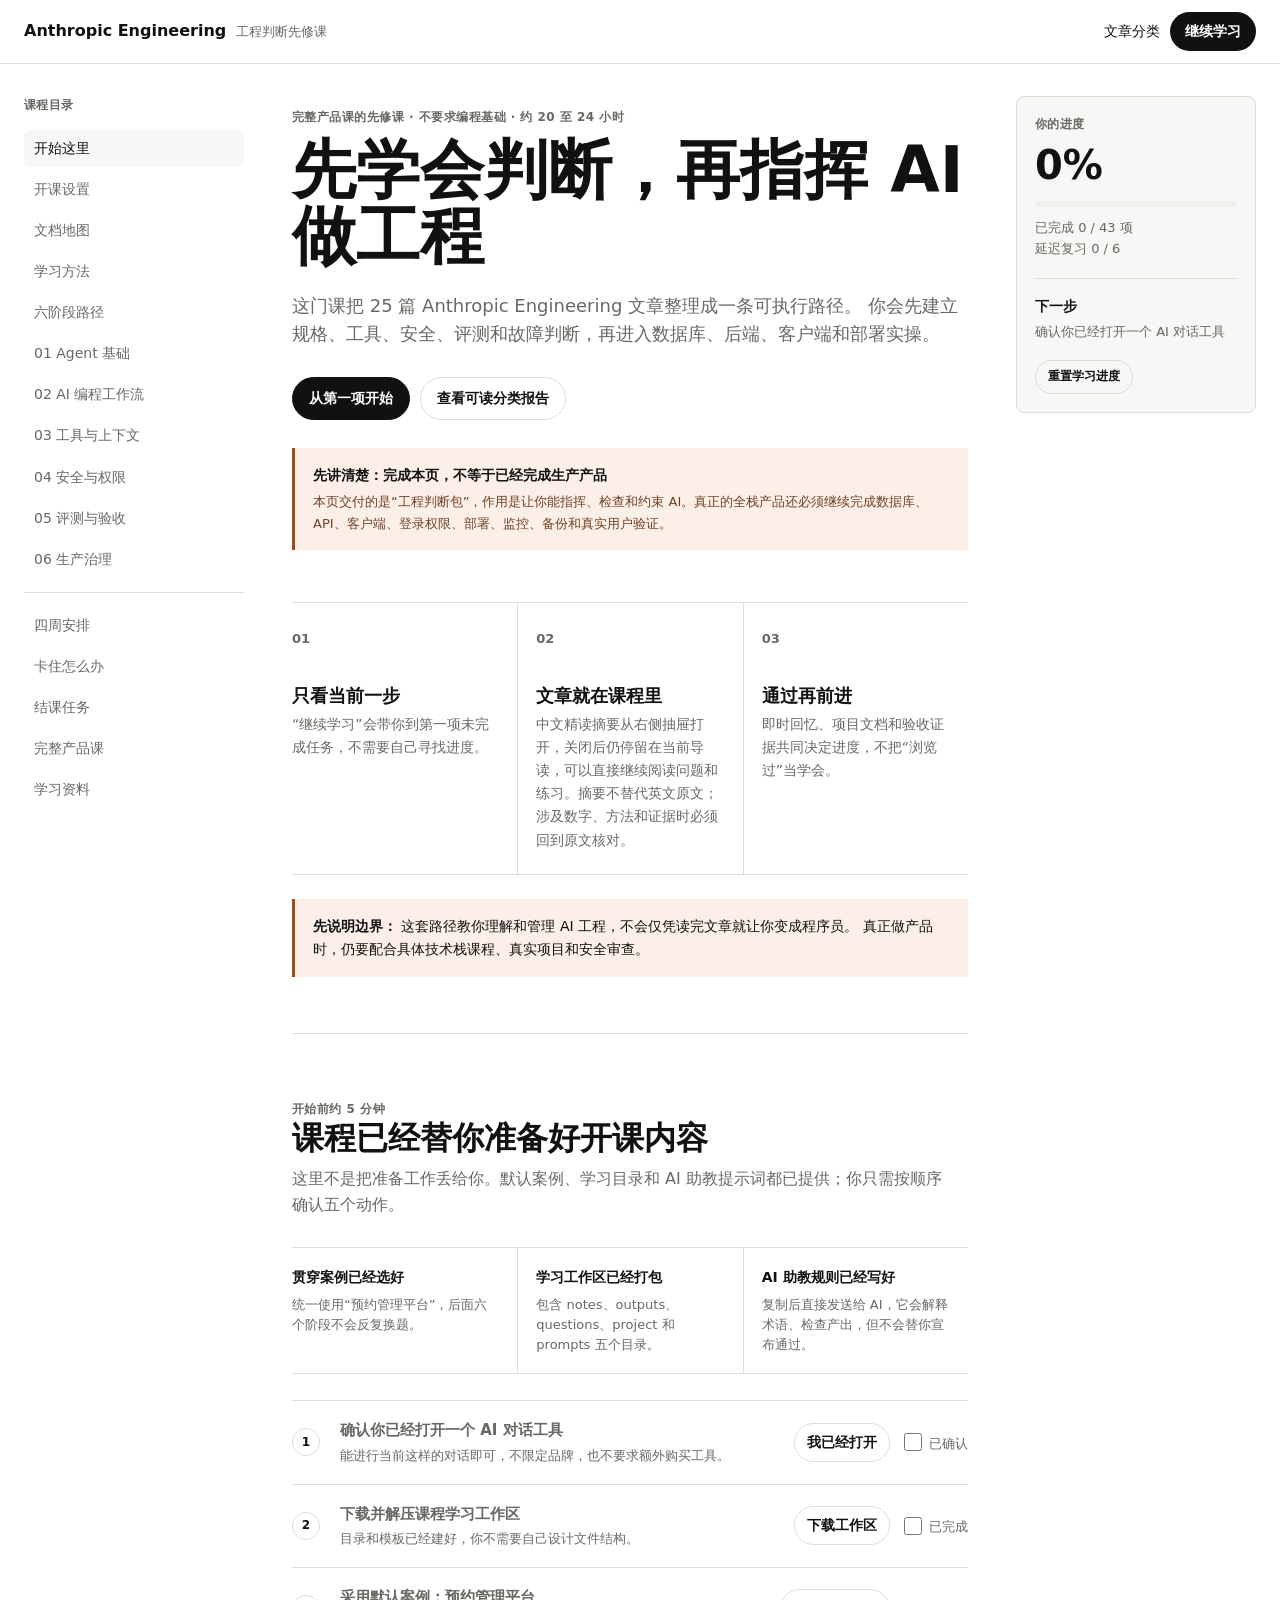
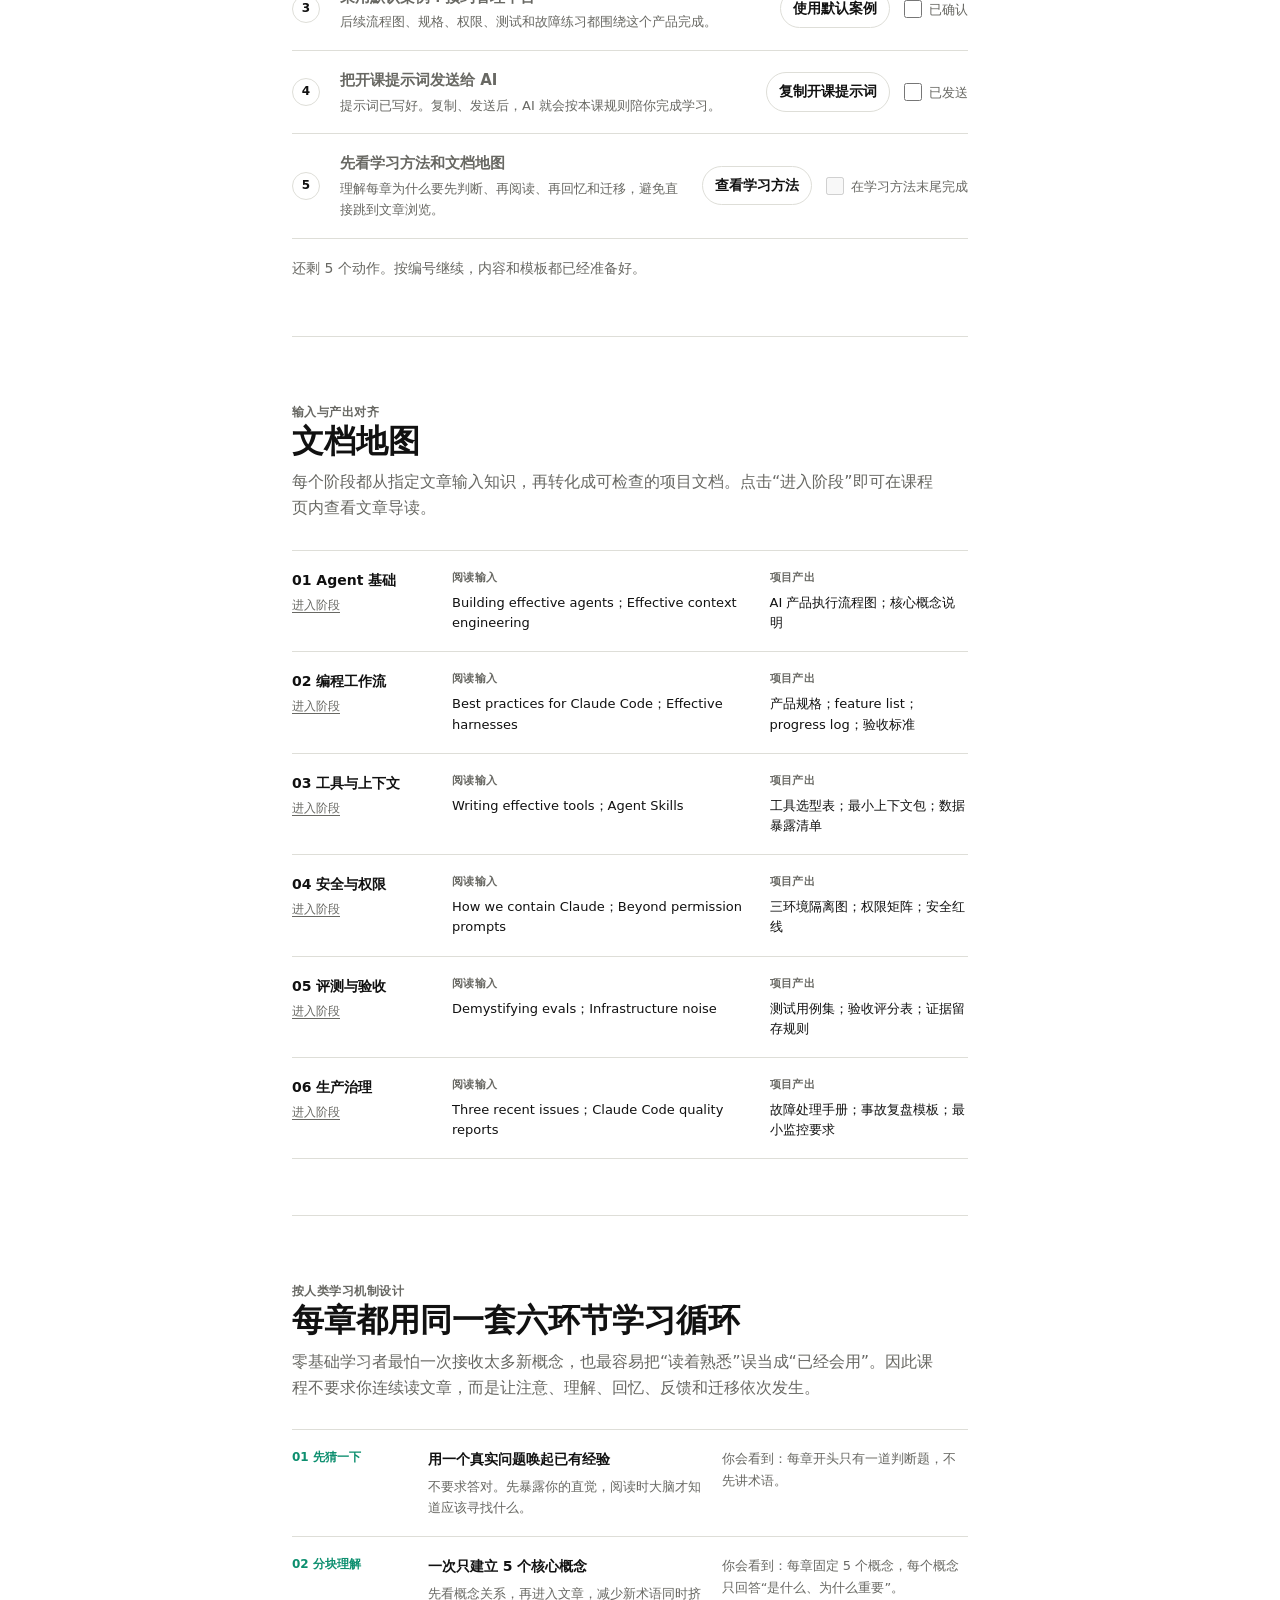
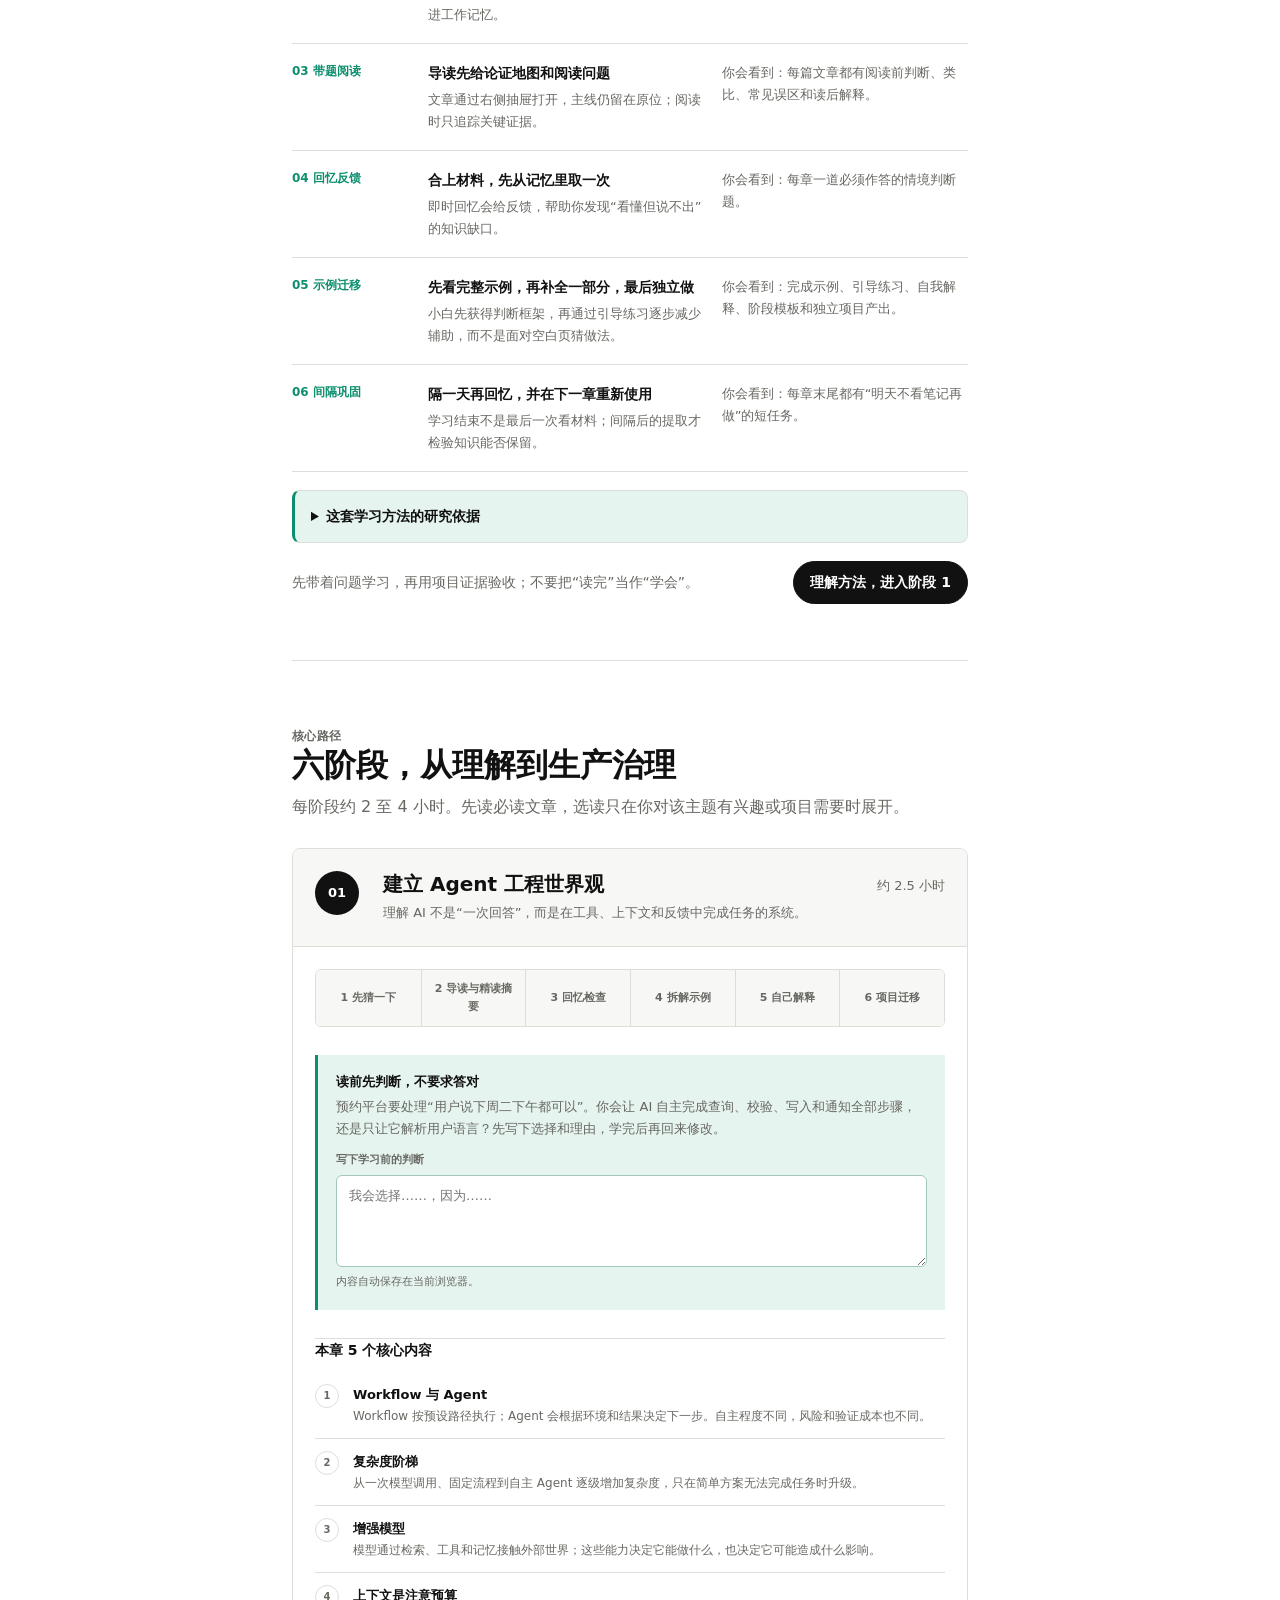
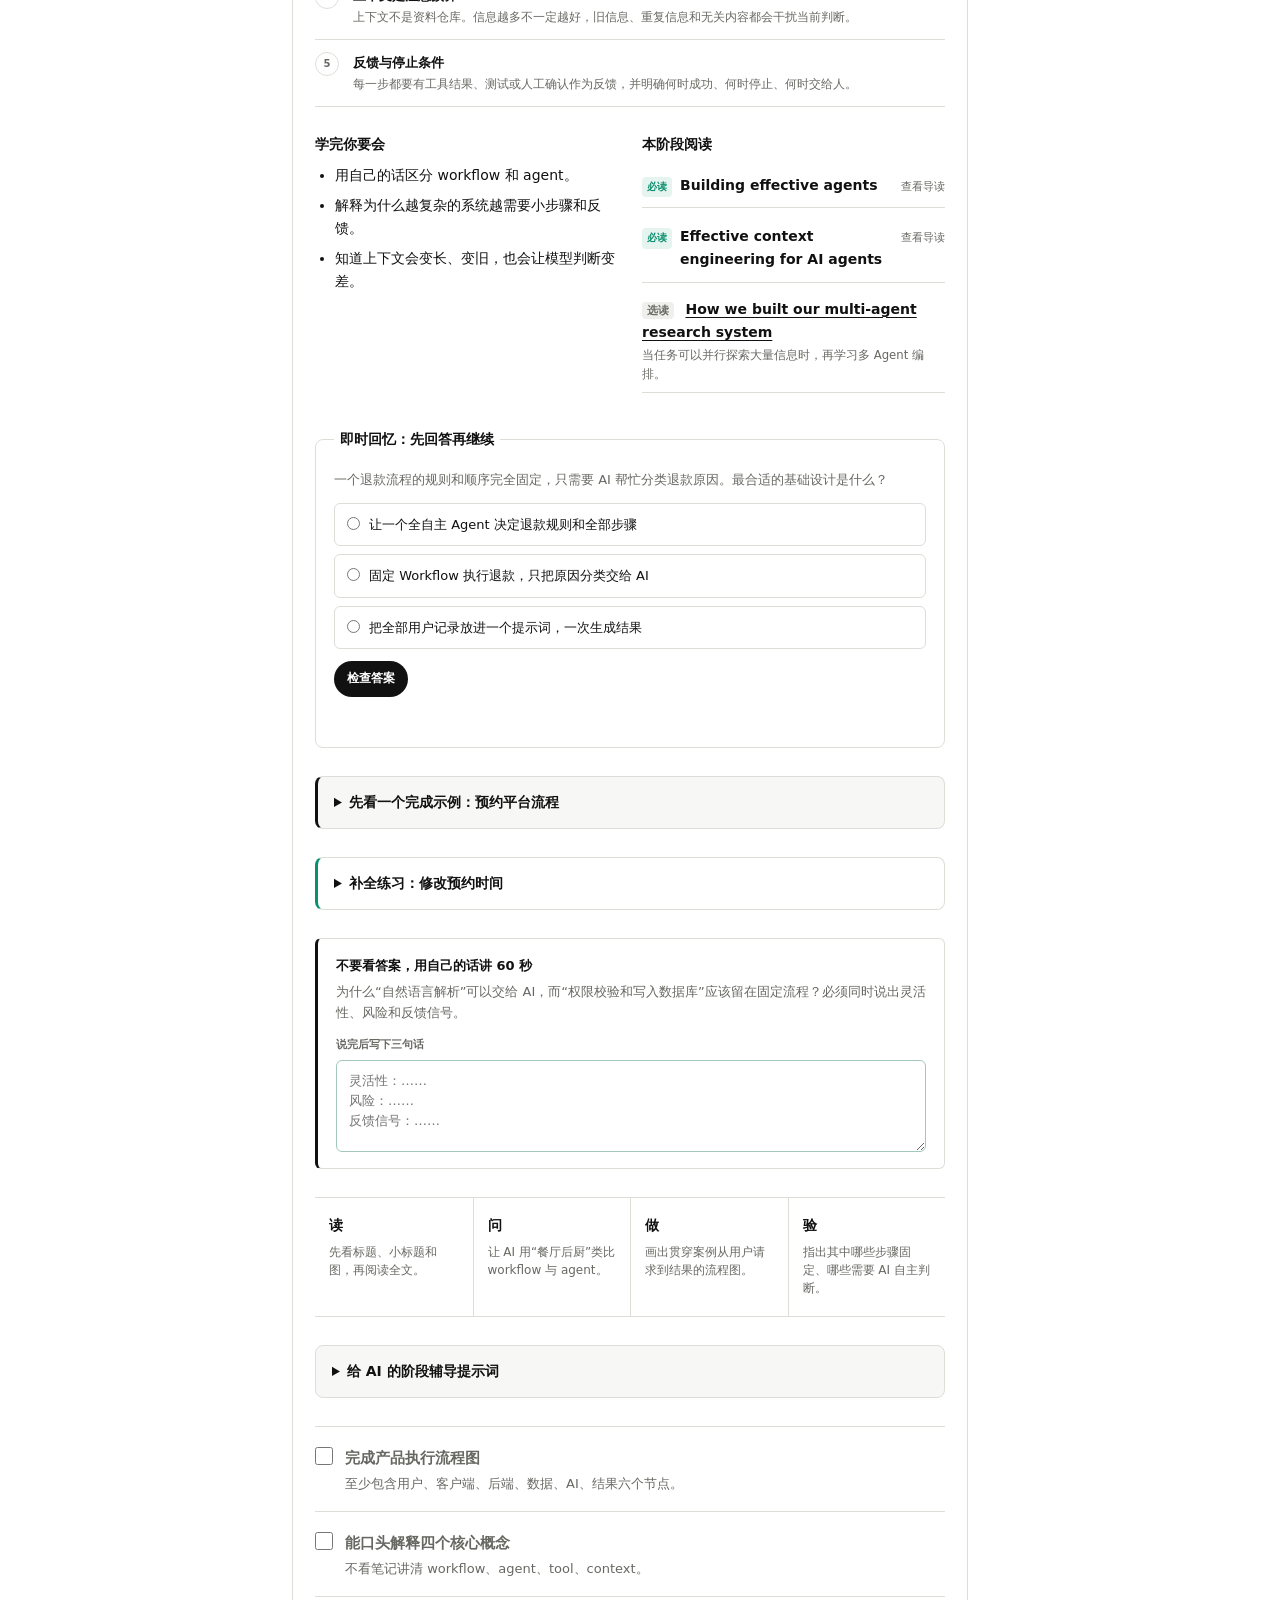
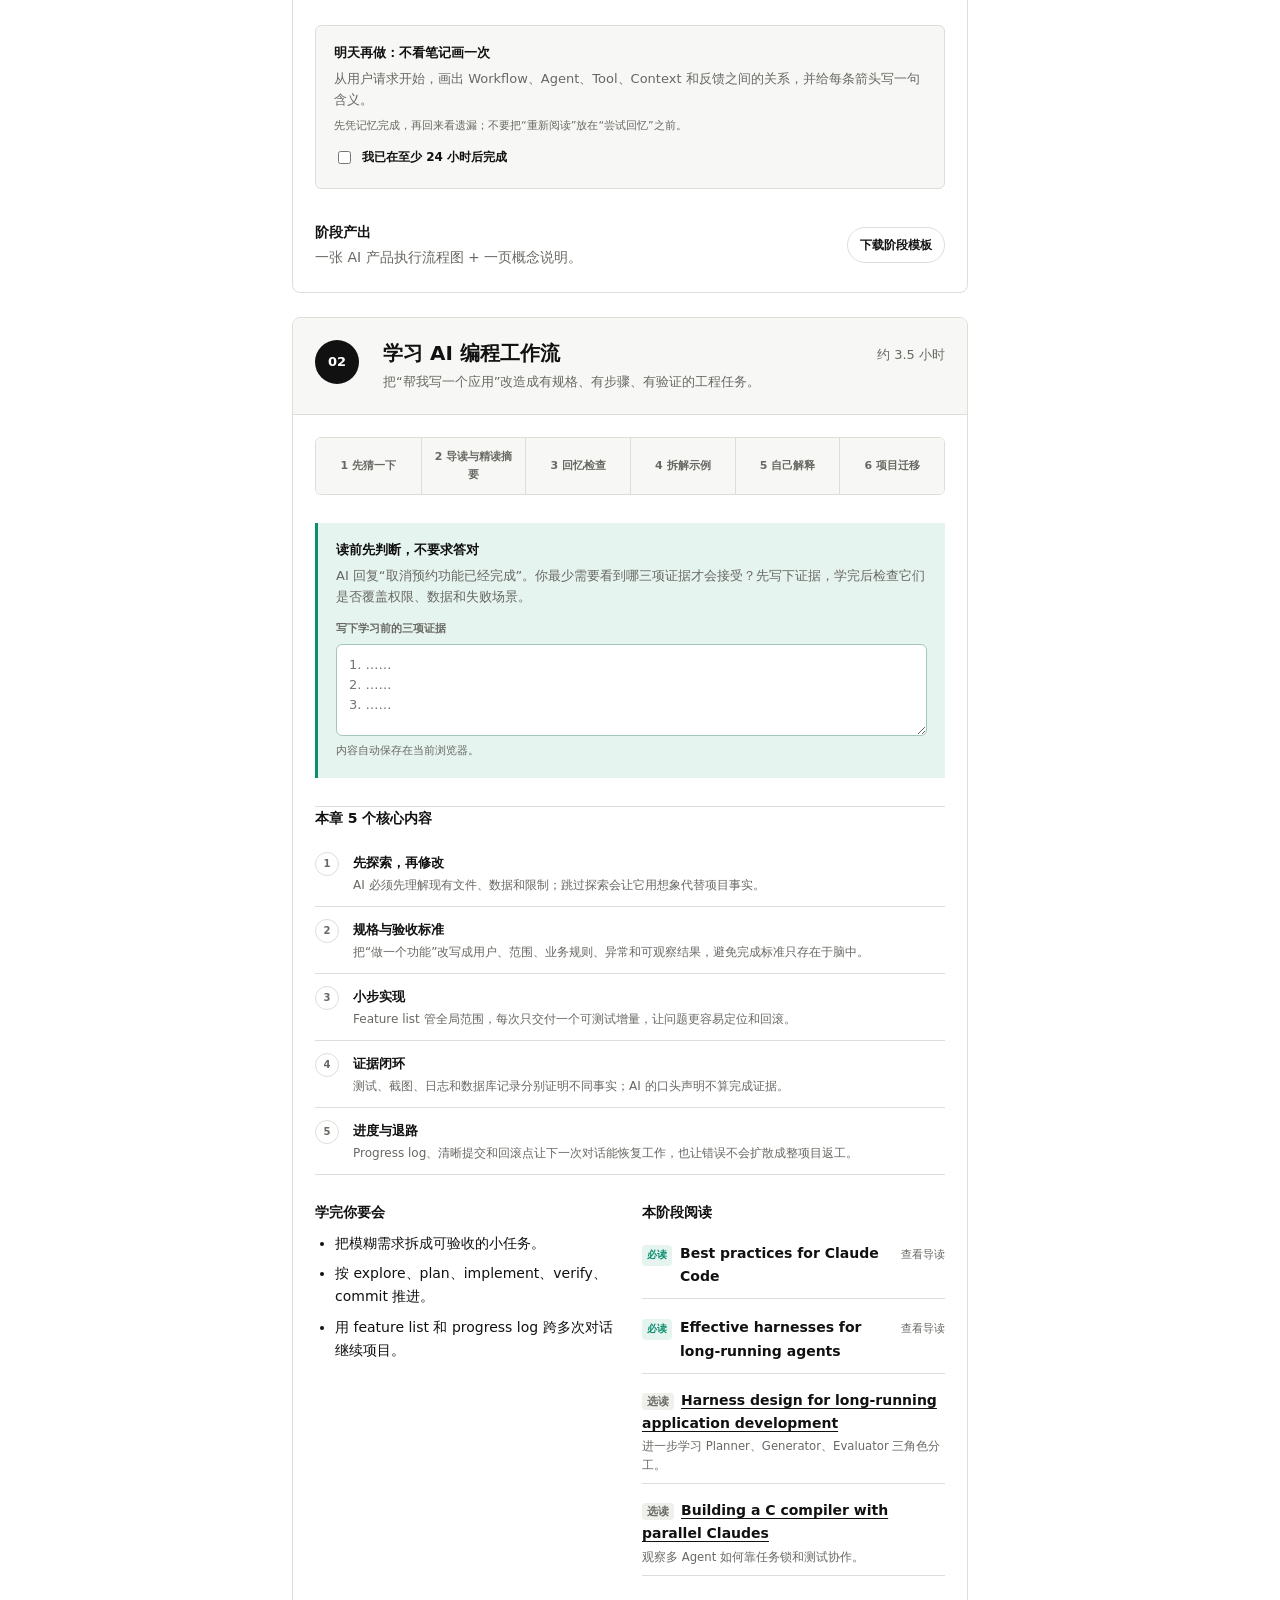
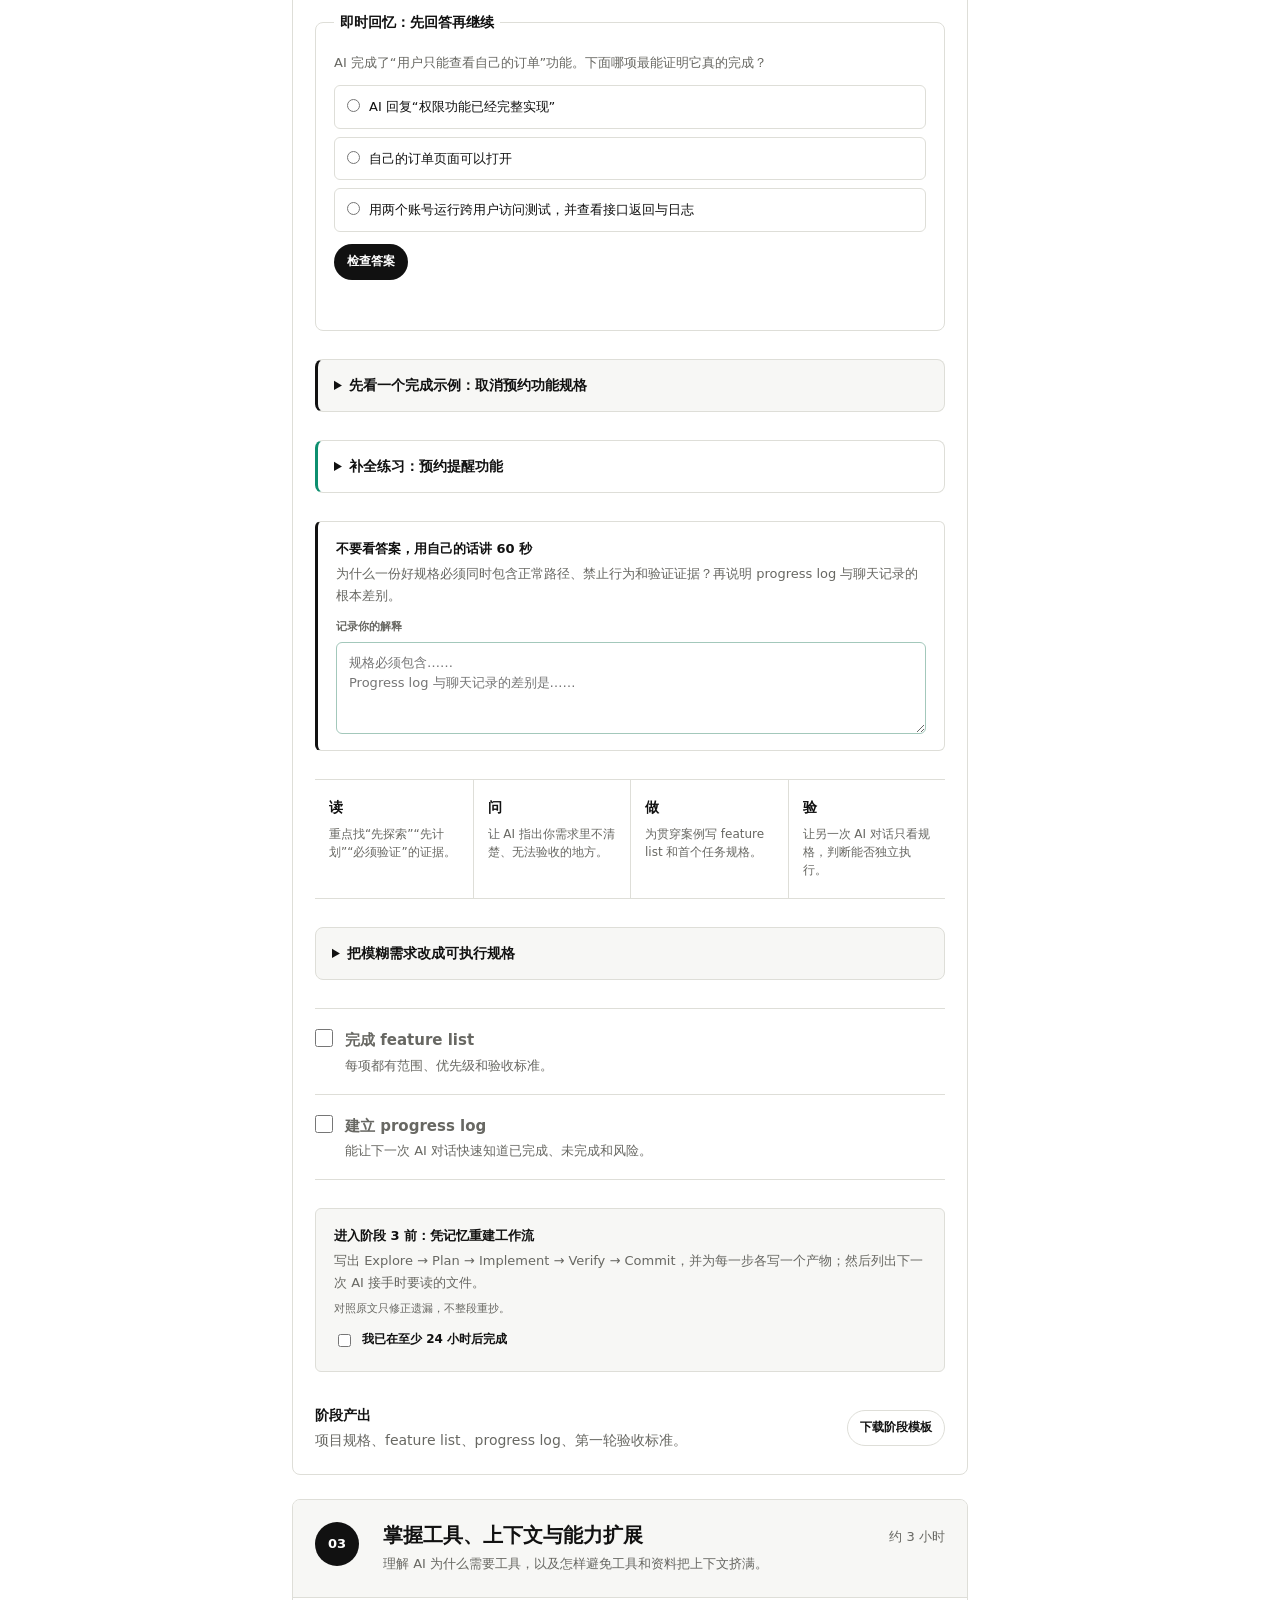
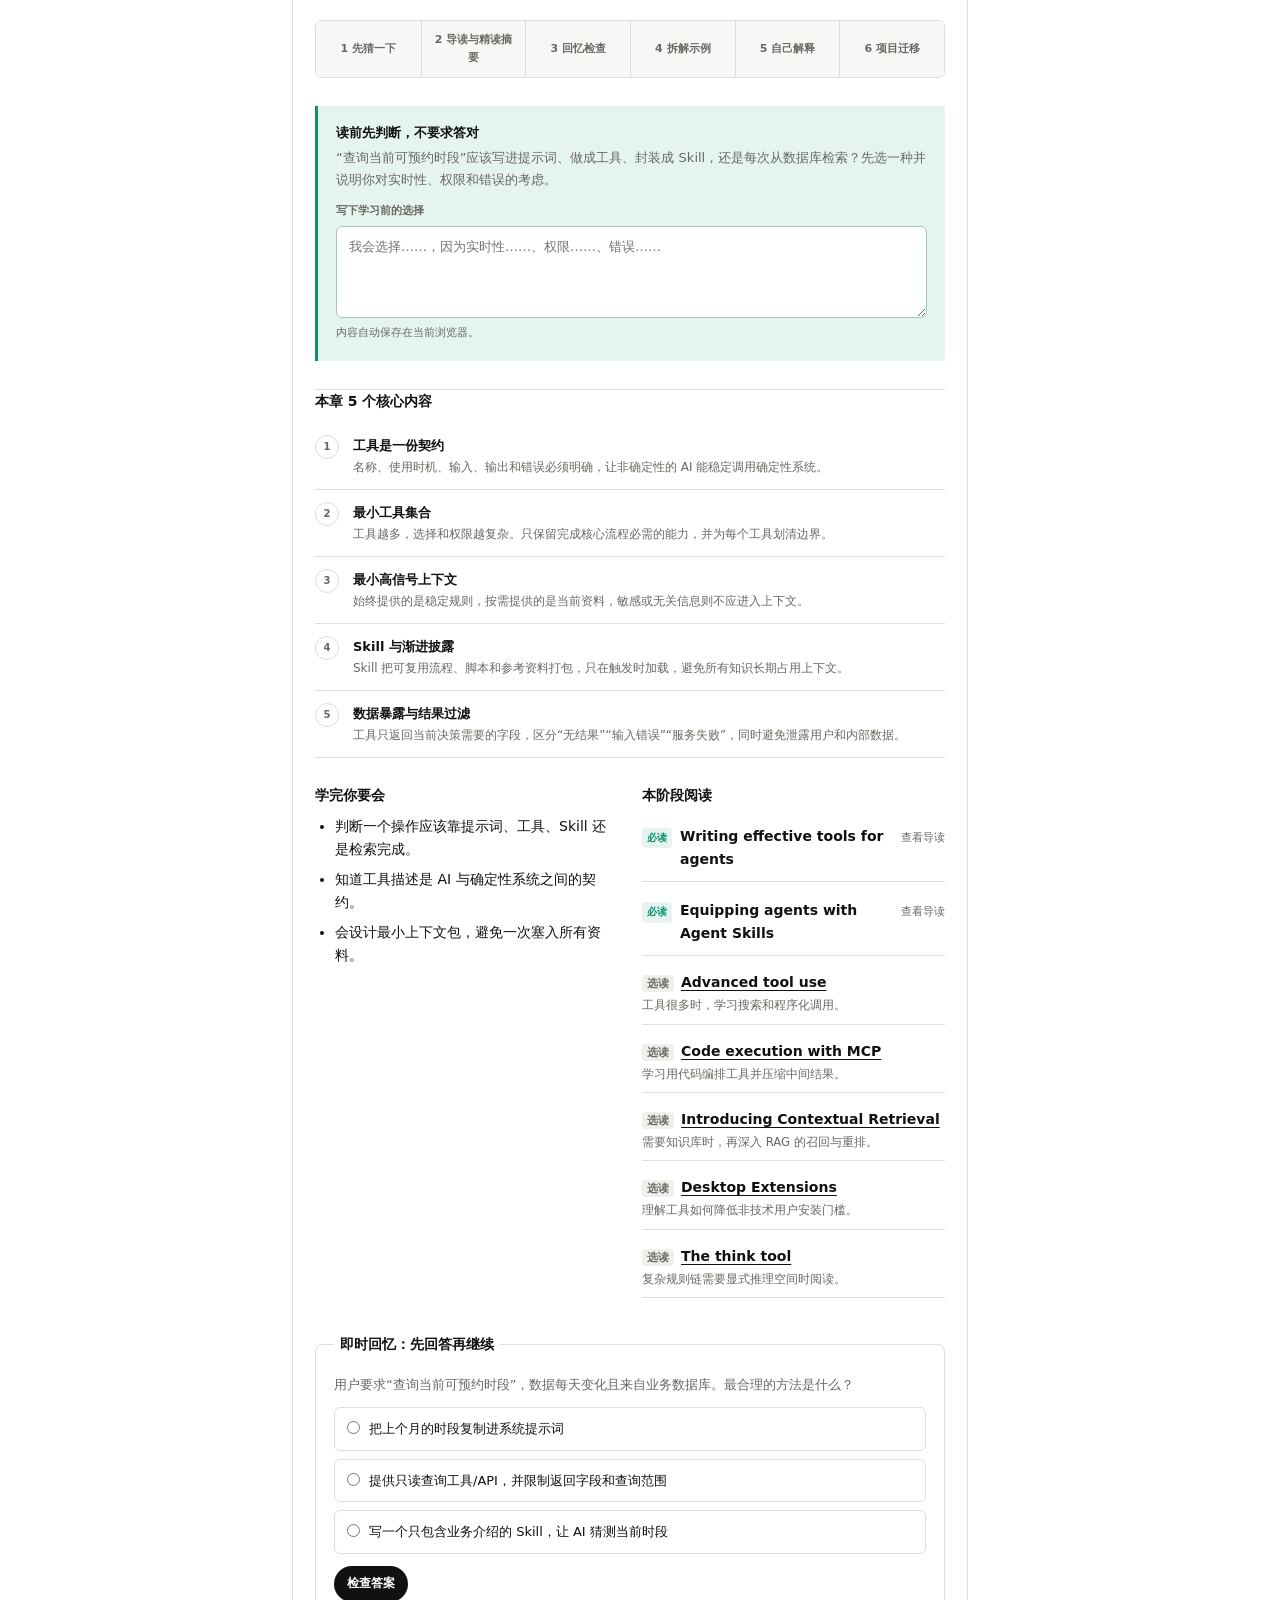
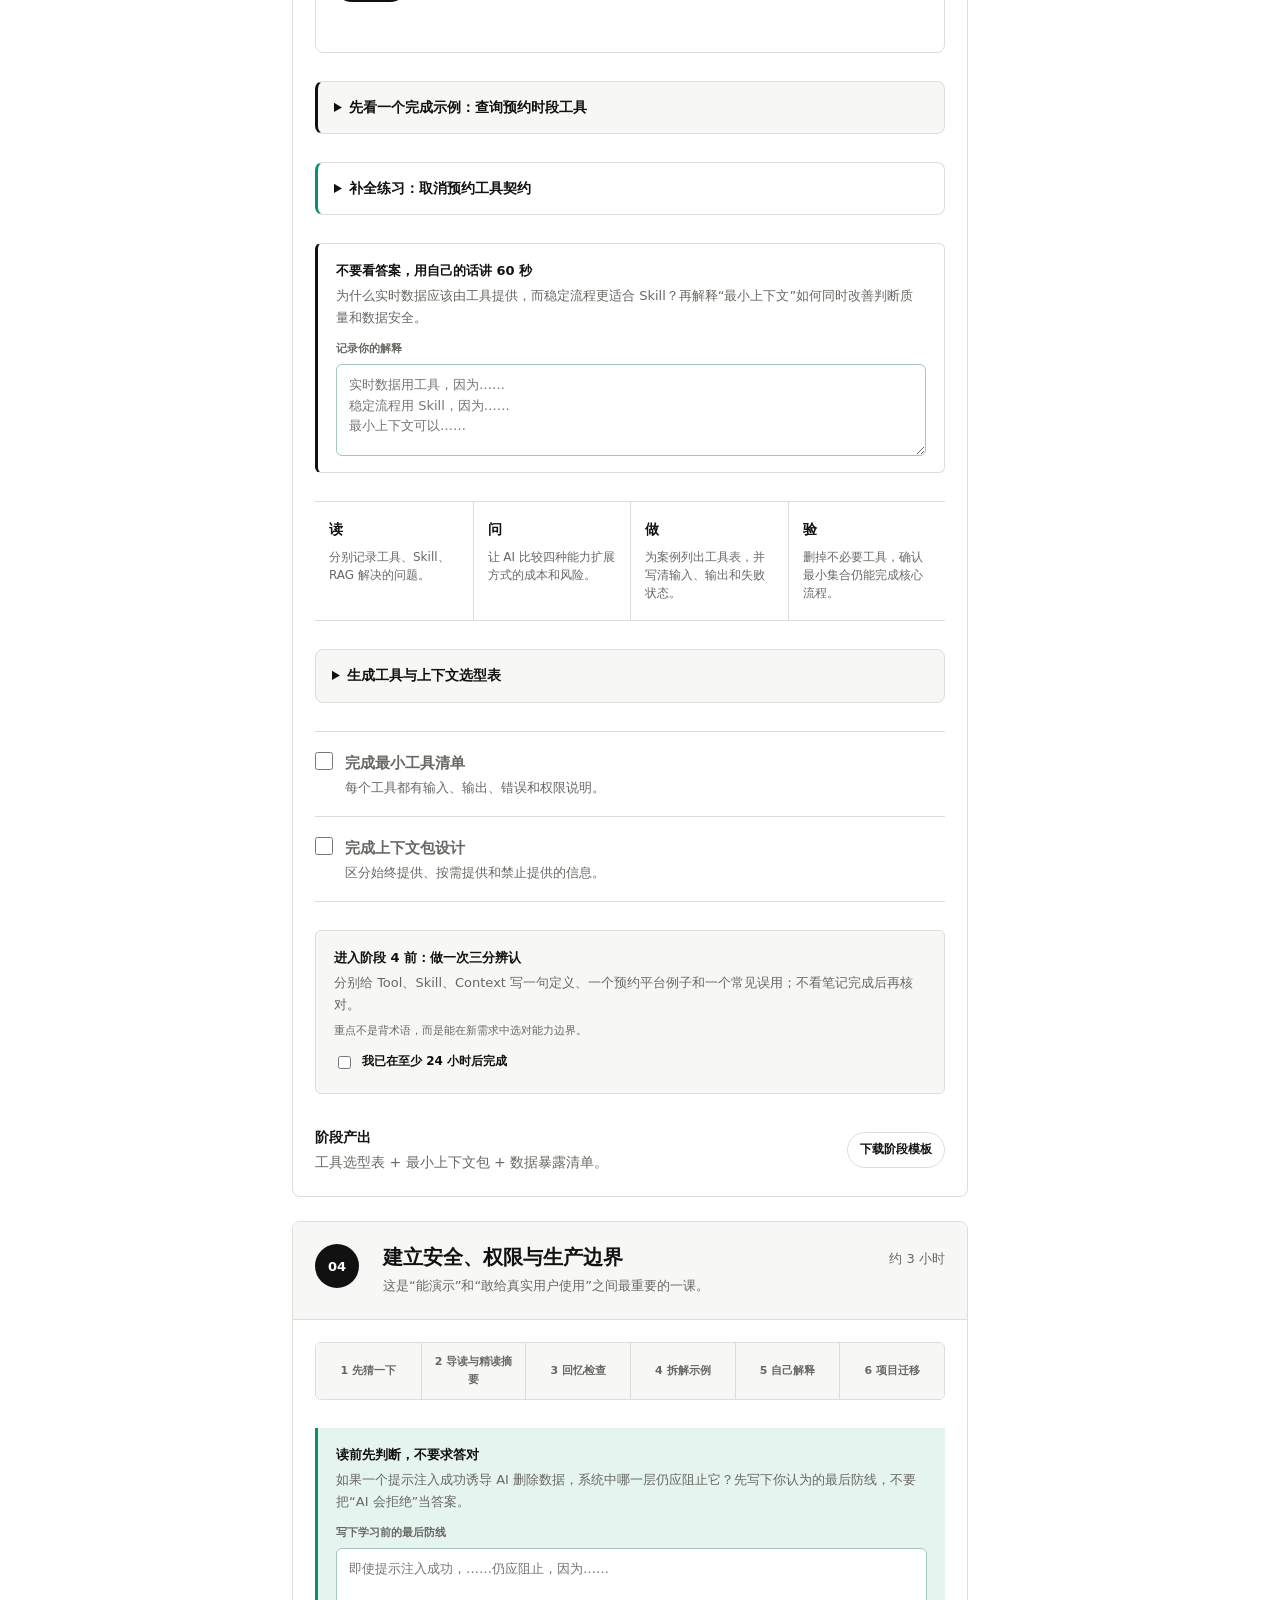
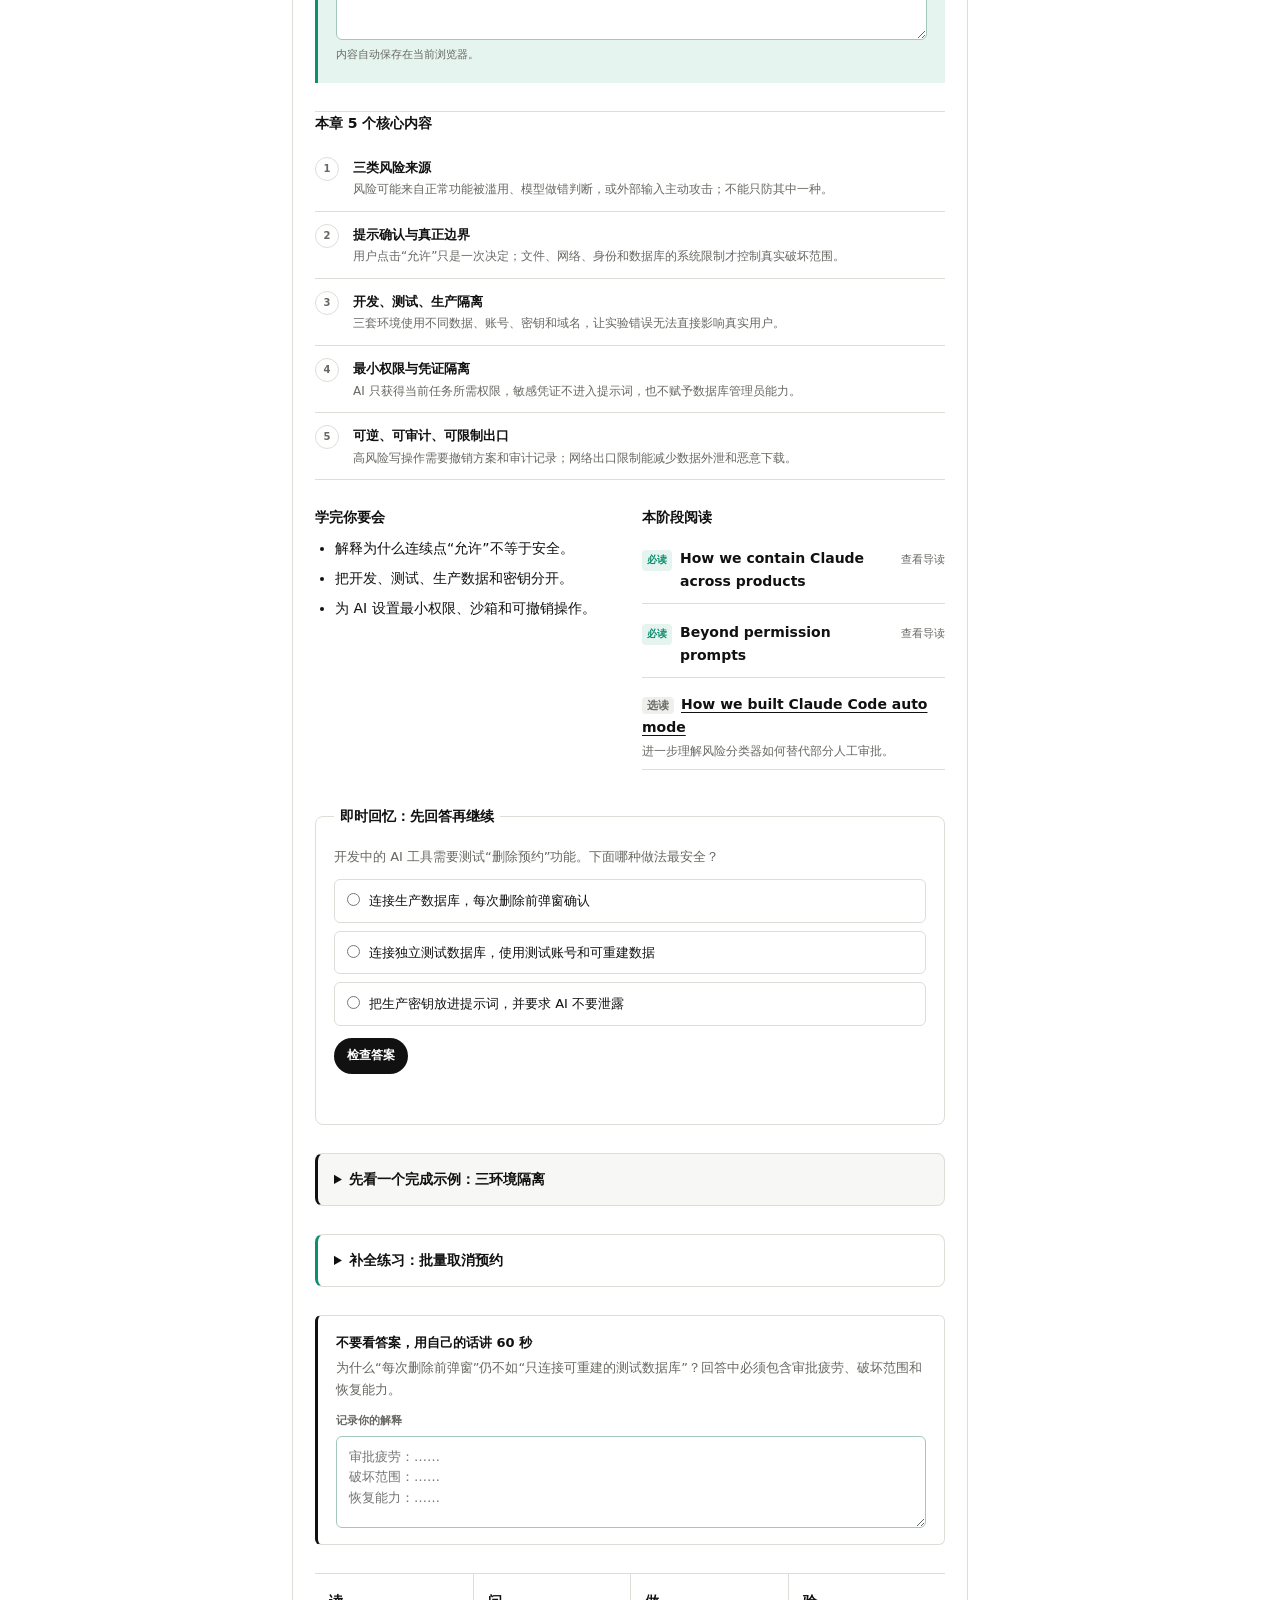
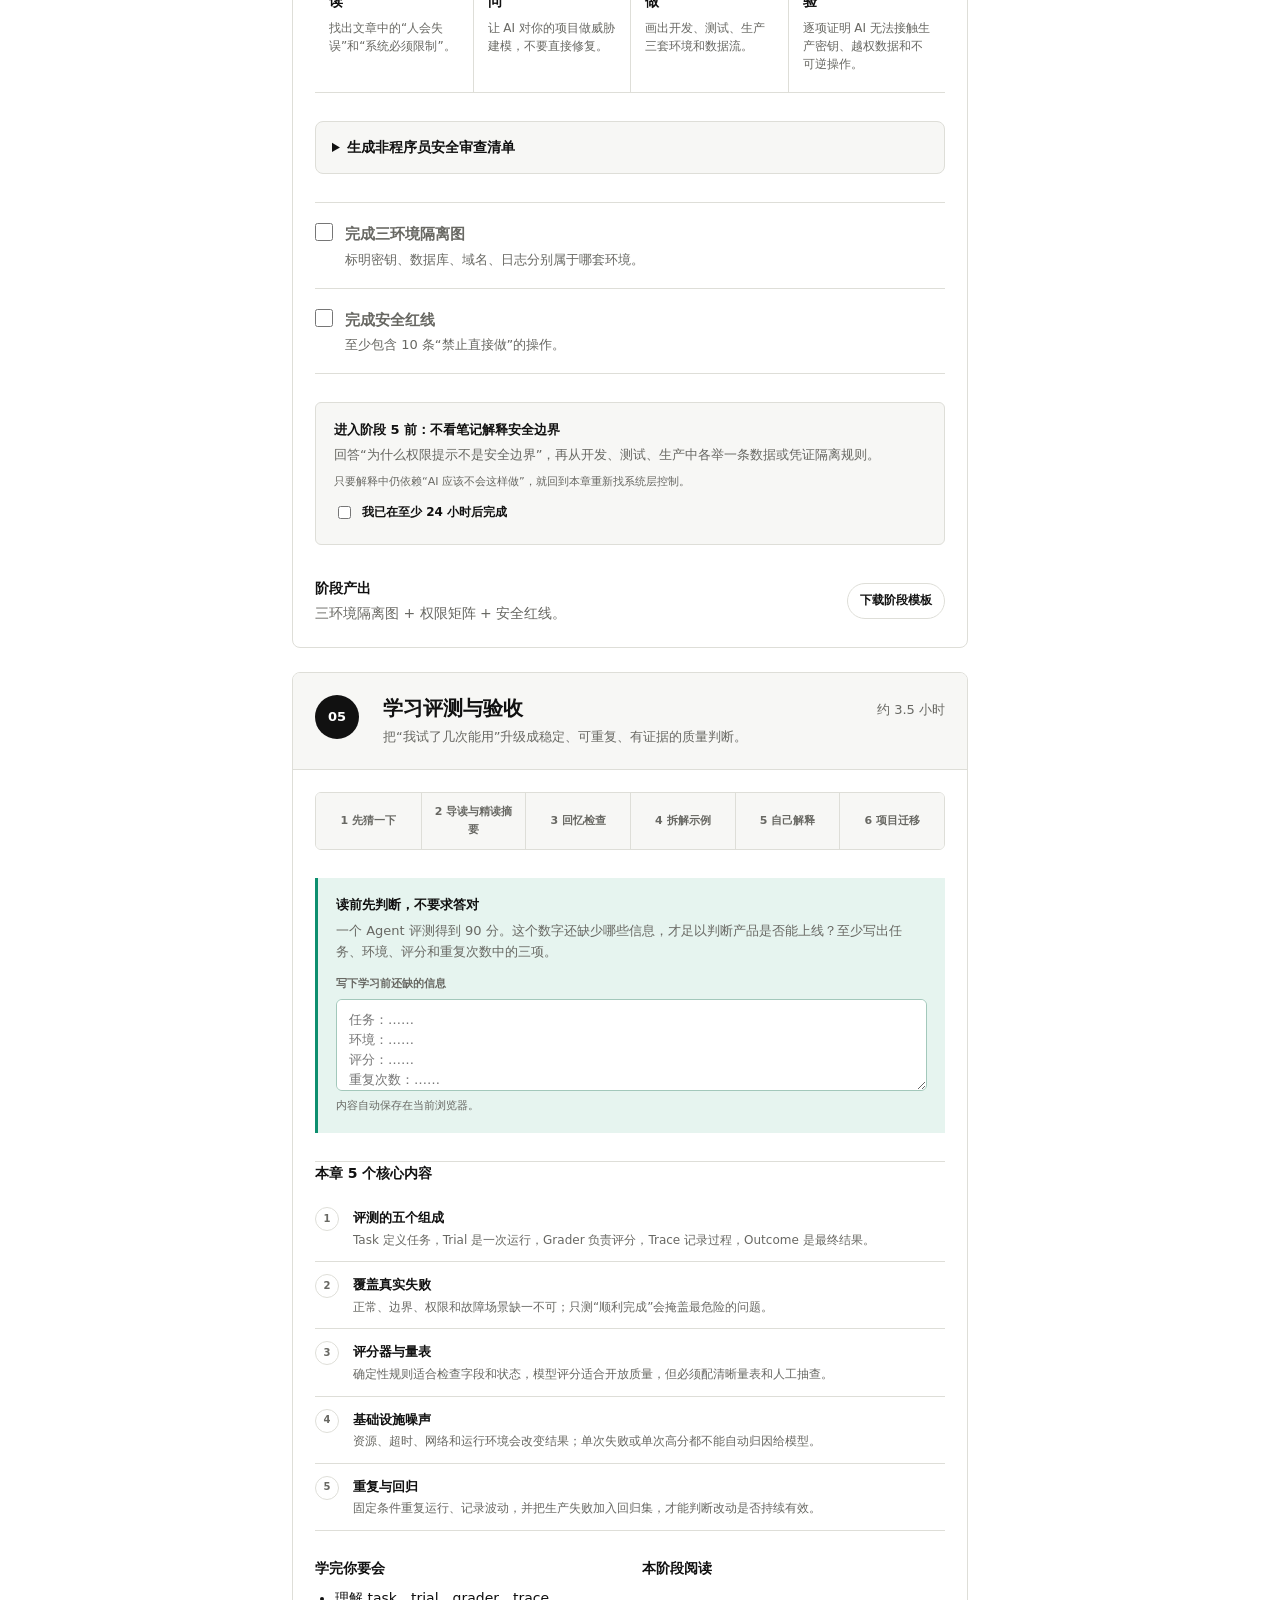
<file: index.html>
<!doctype html>
<html lang="zh-CN">
<head>
  <meta charset="utf-8" />
  <meta name="viewport" content="width=device-width, initial-scale=1" />
  <meta http-equiv="refresh" content="0; url=course/index.html" />
  <title>工程判断先修课</title>
</head>
<body>
  <p>正在进入课程。若没有自动跳转，请<a href="course/index.html">打开课程主页</a>。</p>
  <script>
    location.replace(`course/index.html${location.hash}`);
  </script>
</body>
</html>
</file>
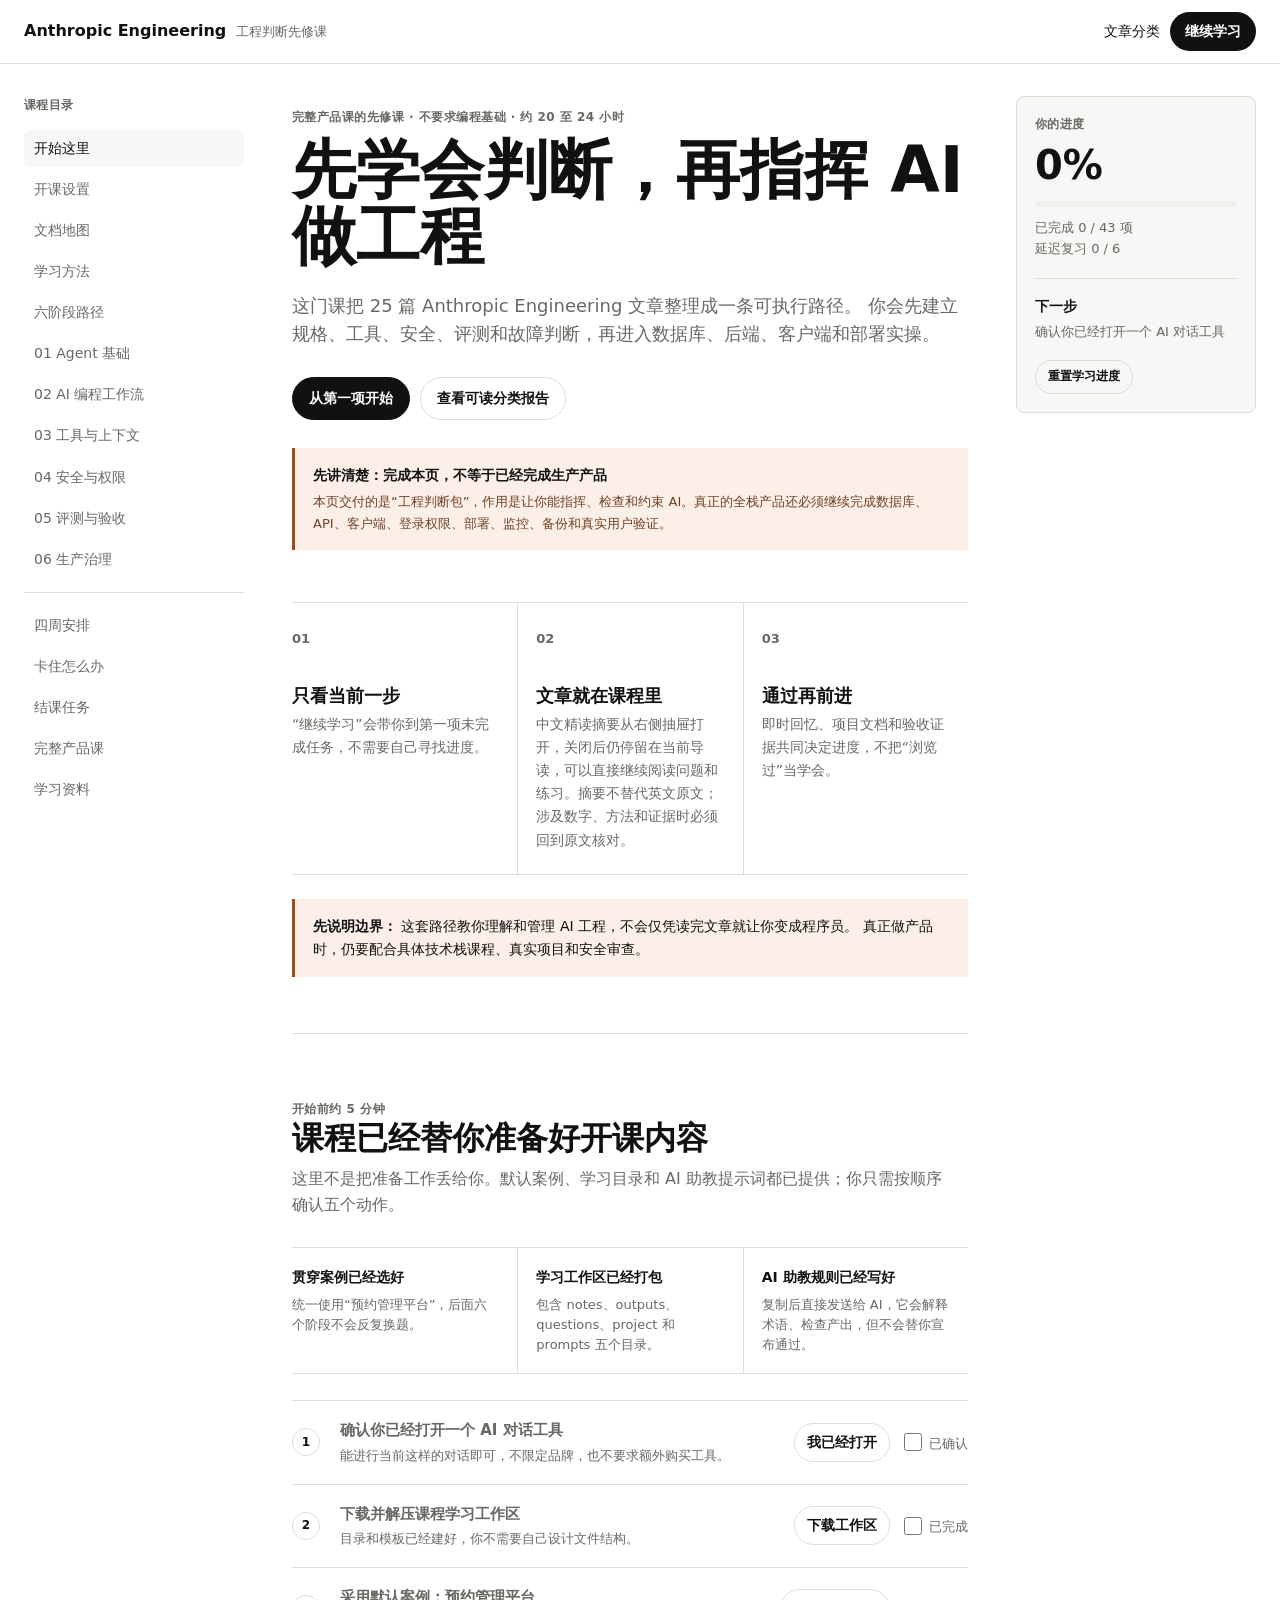
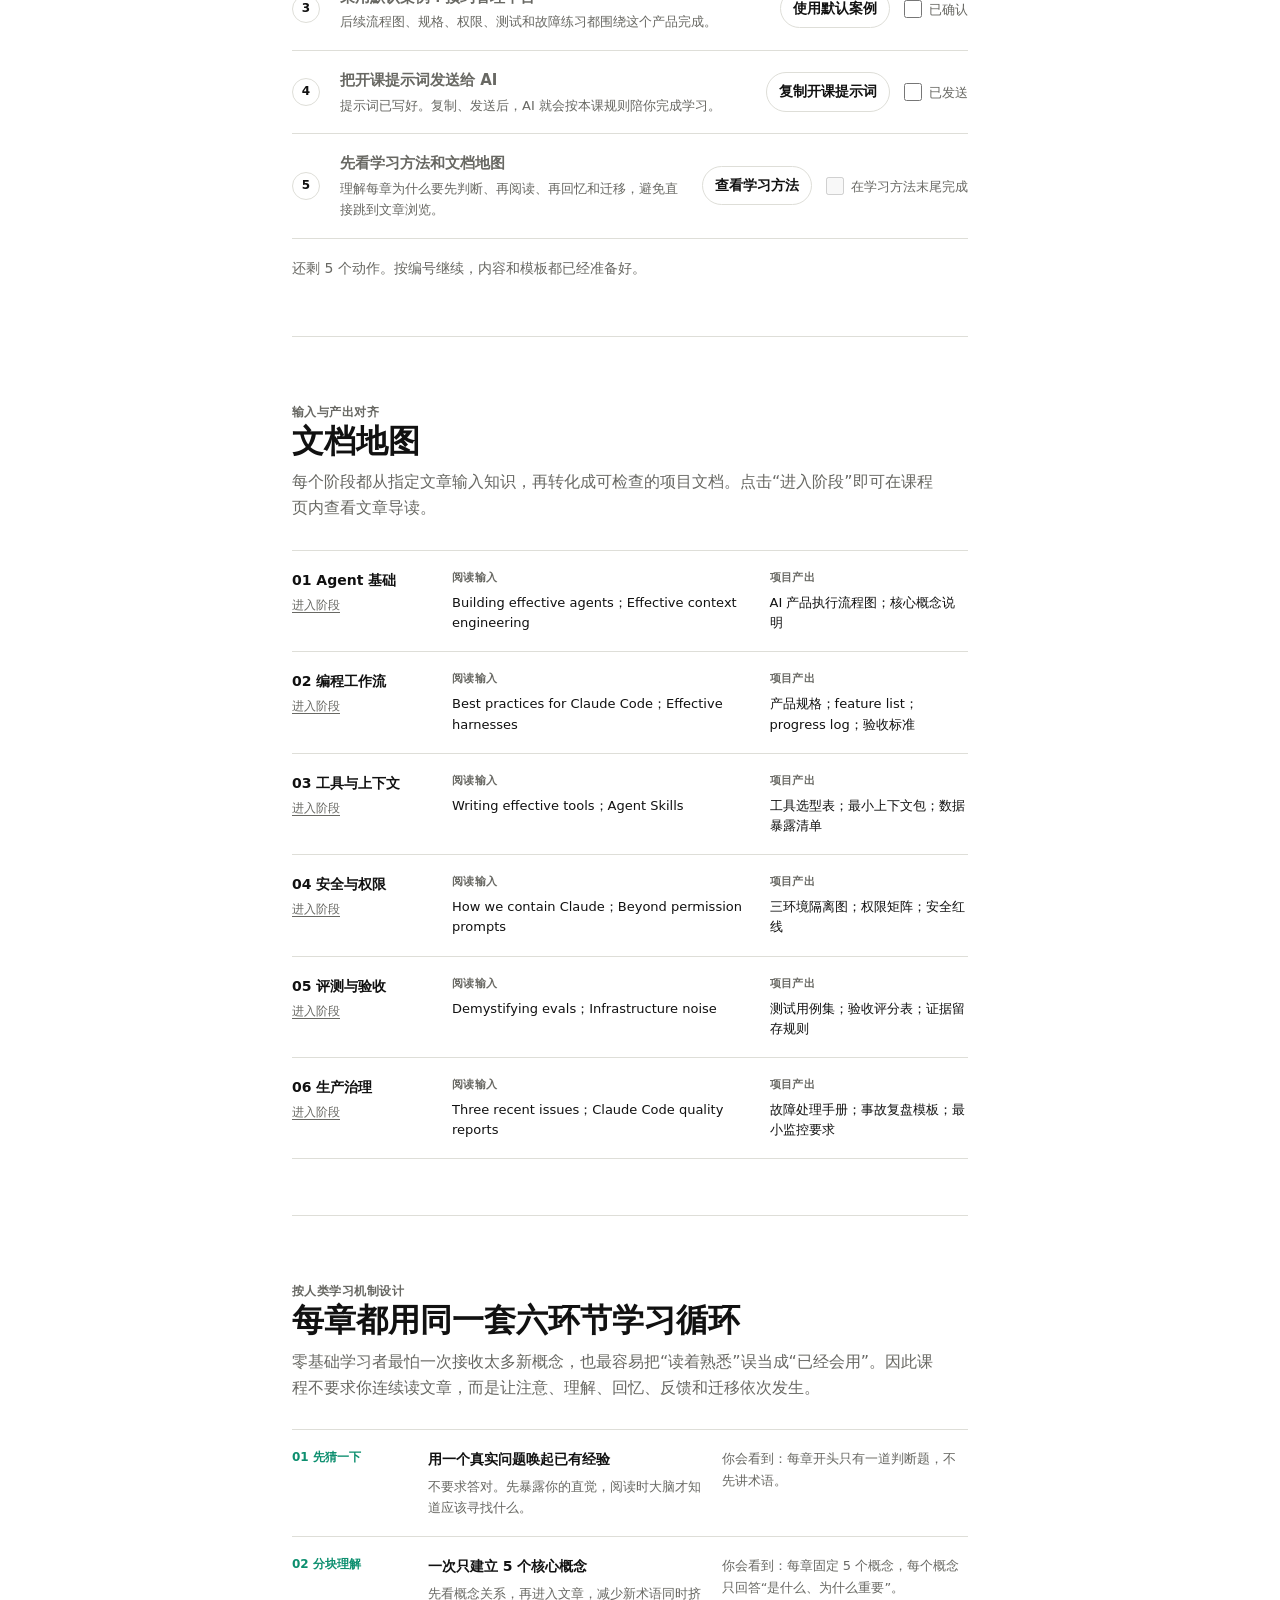
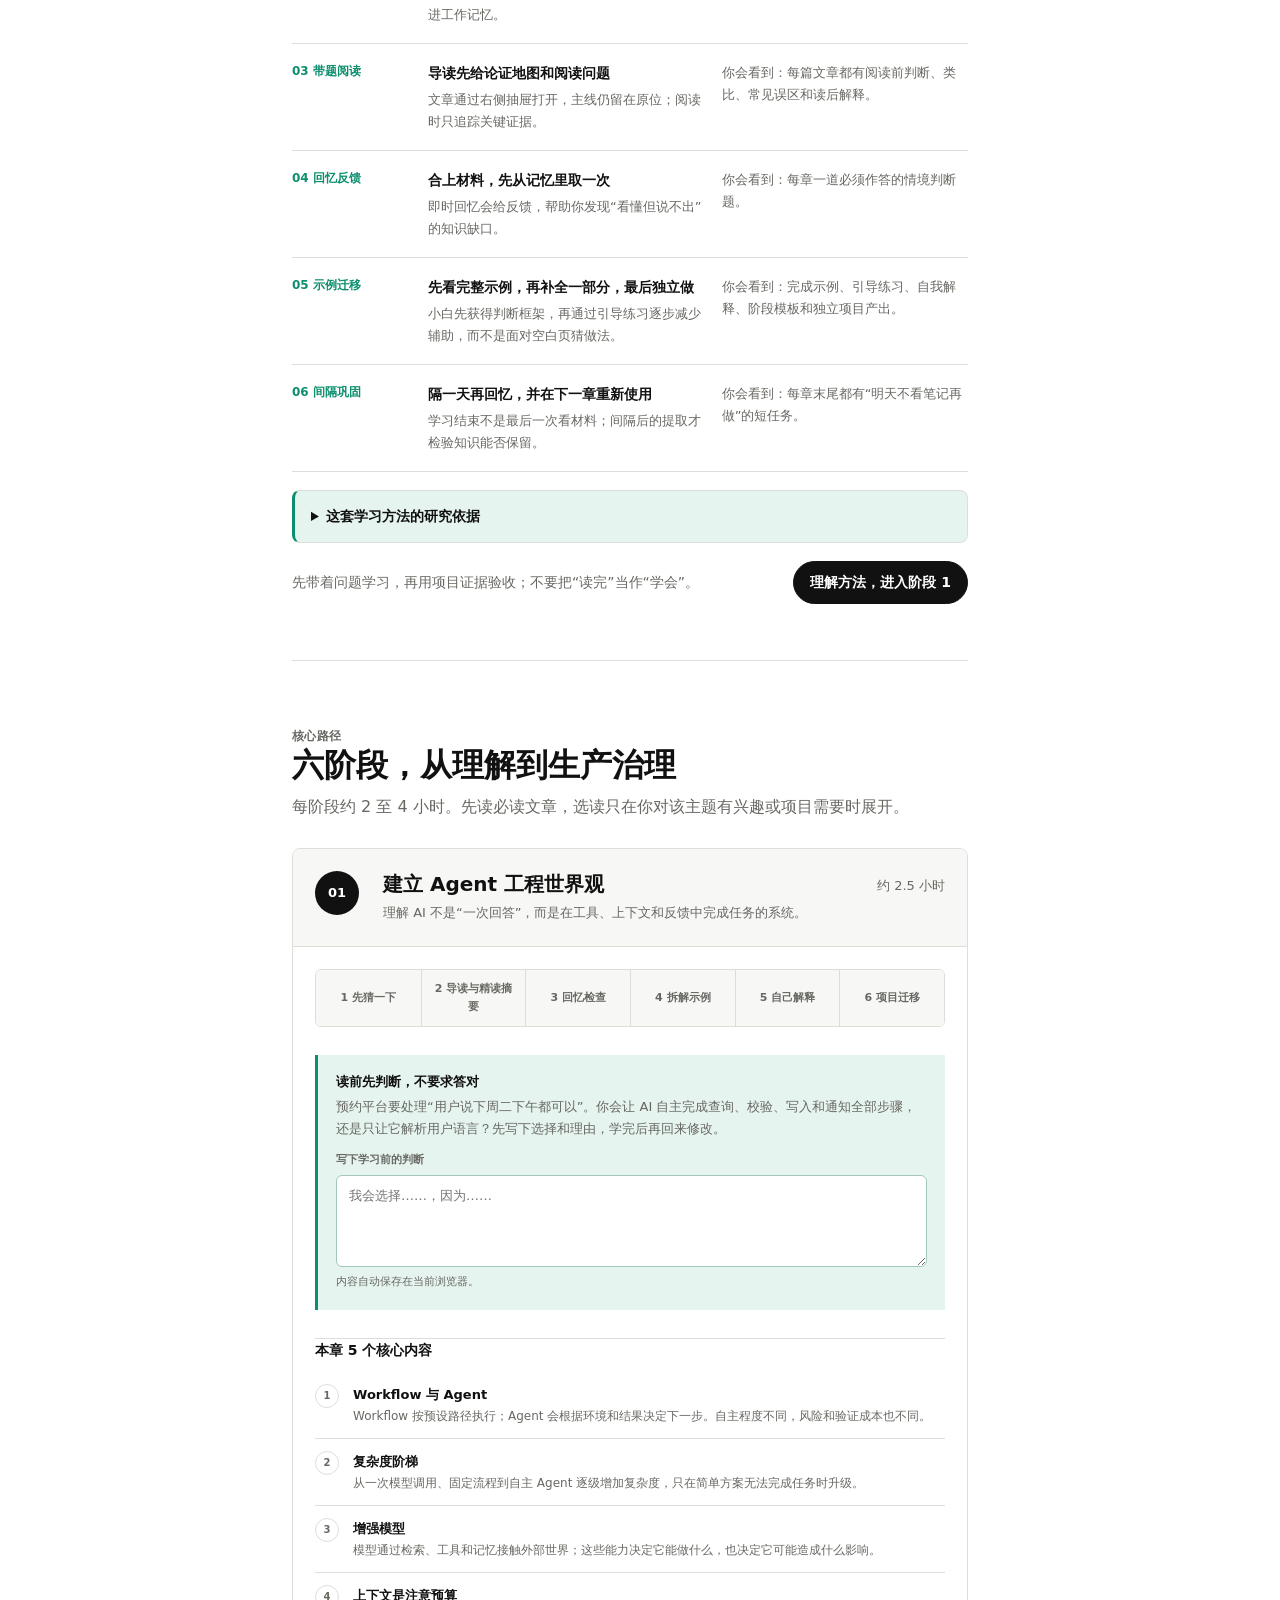
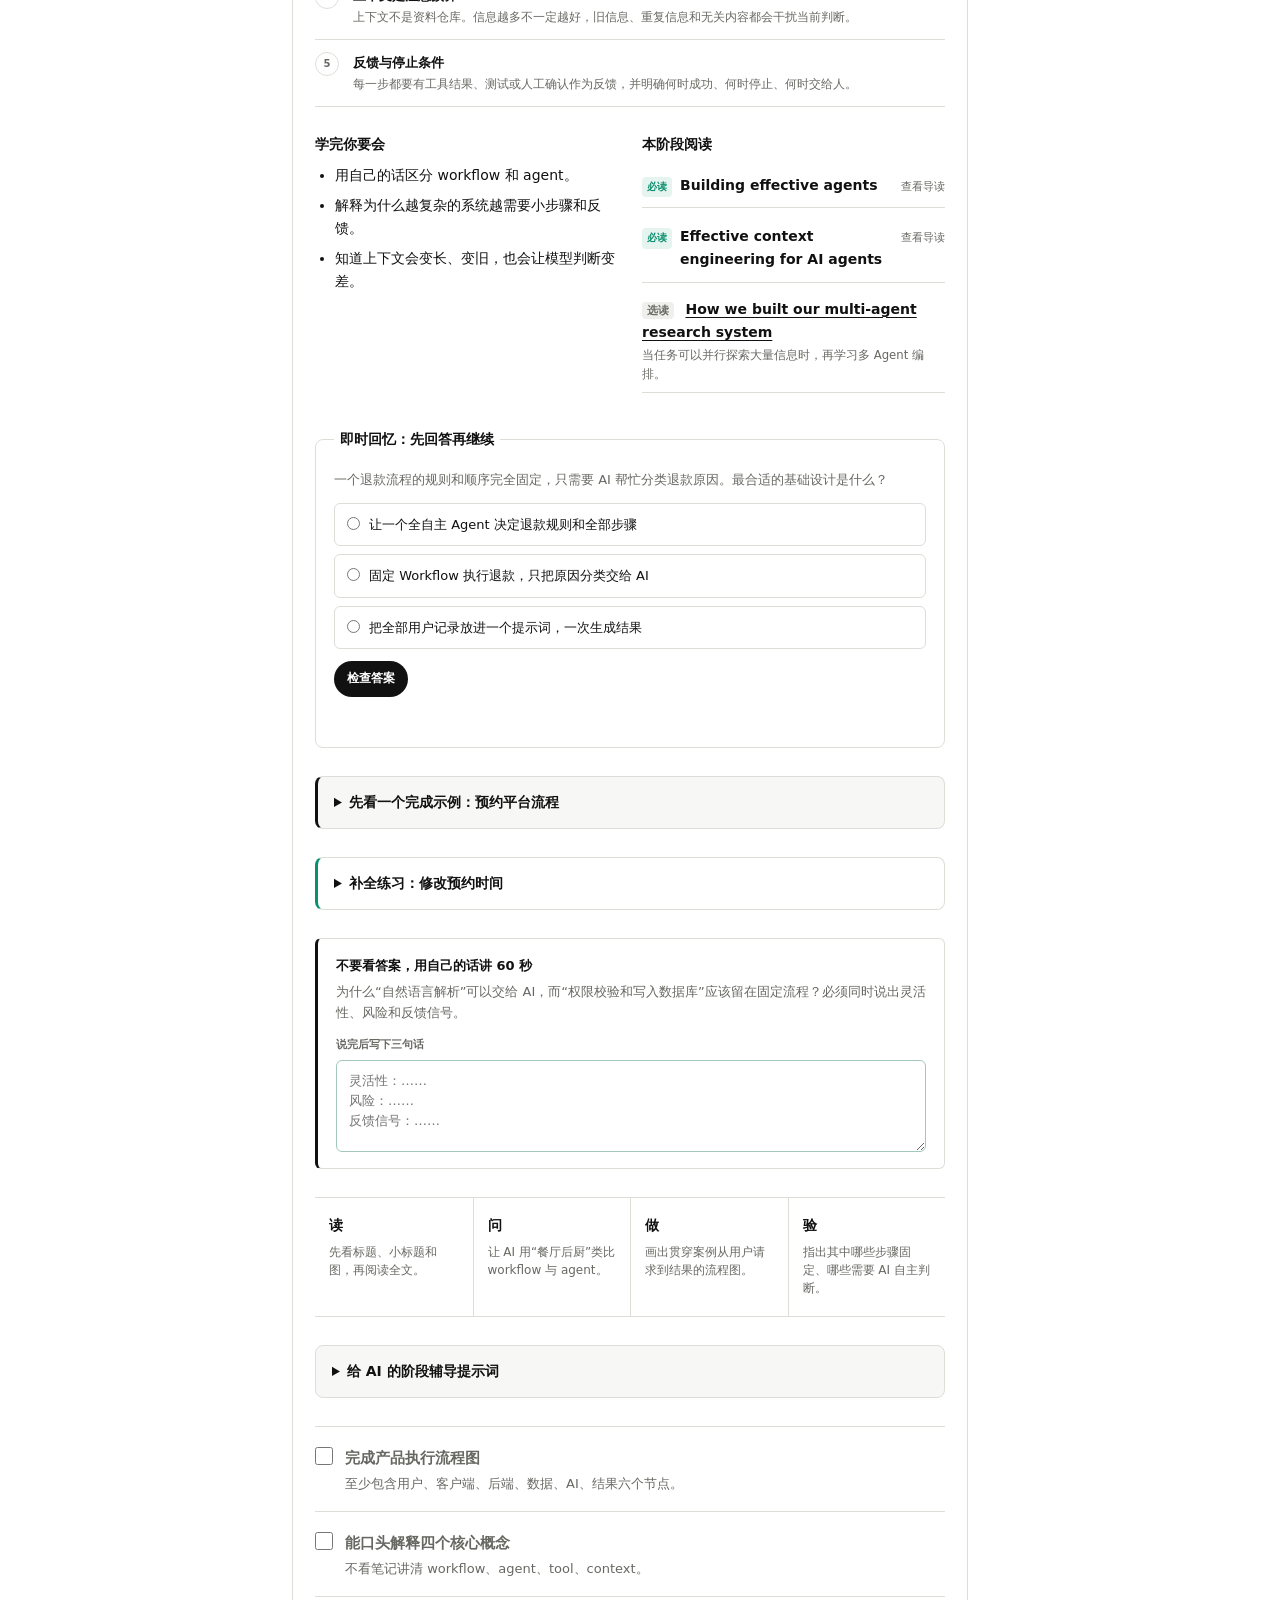
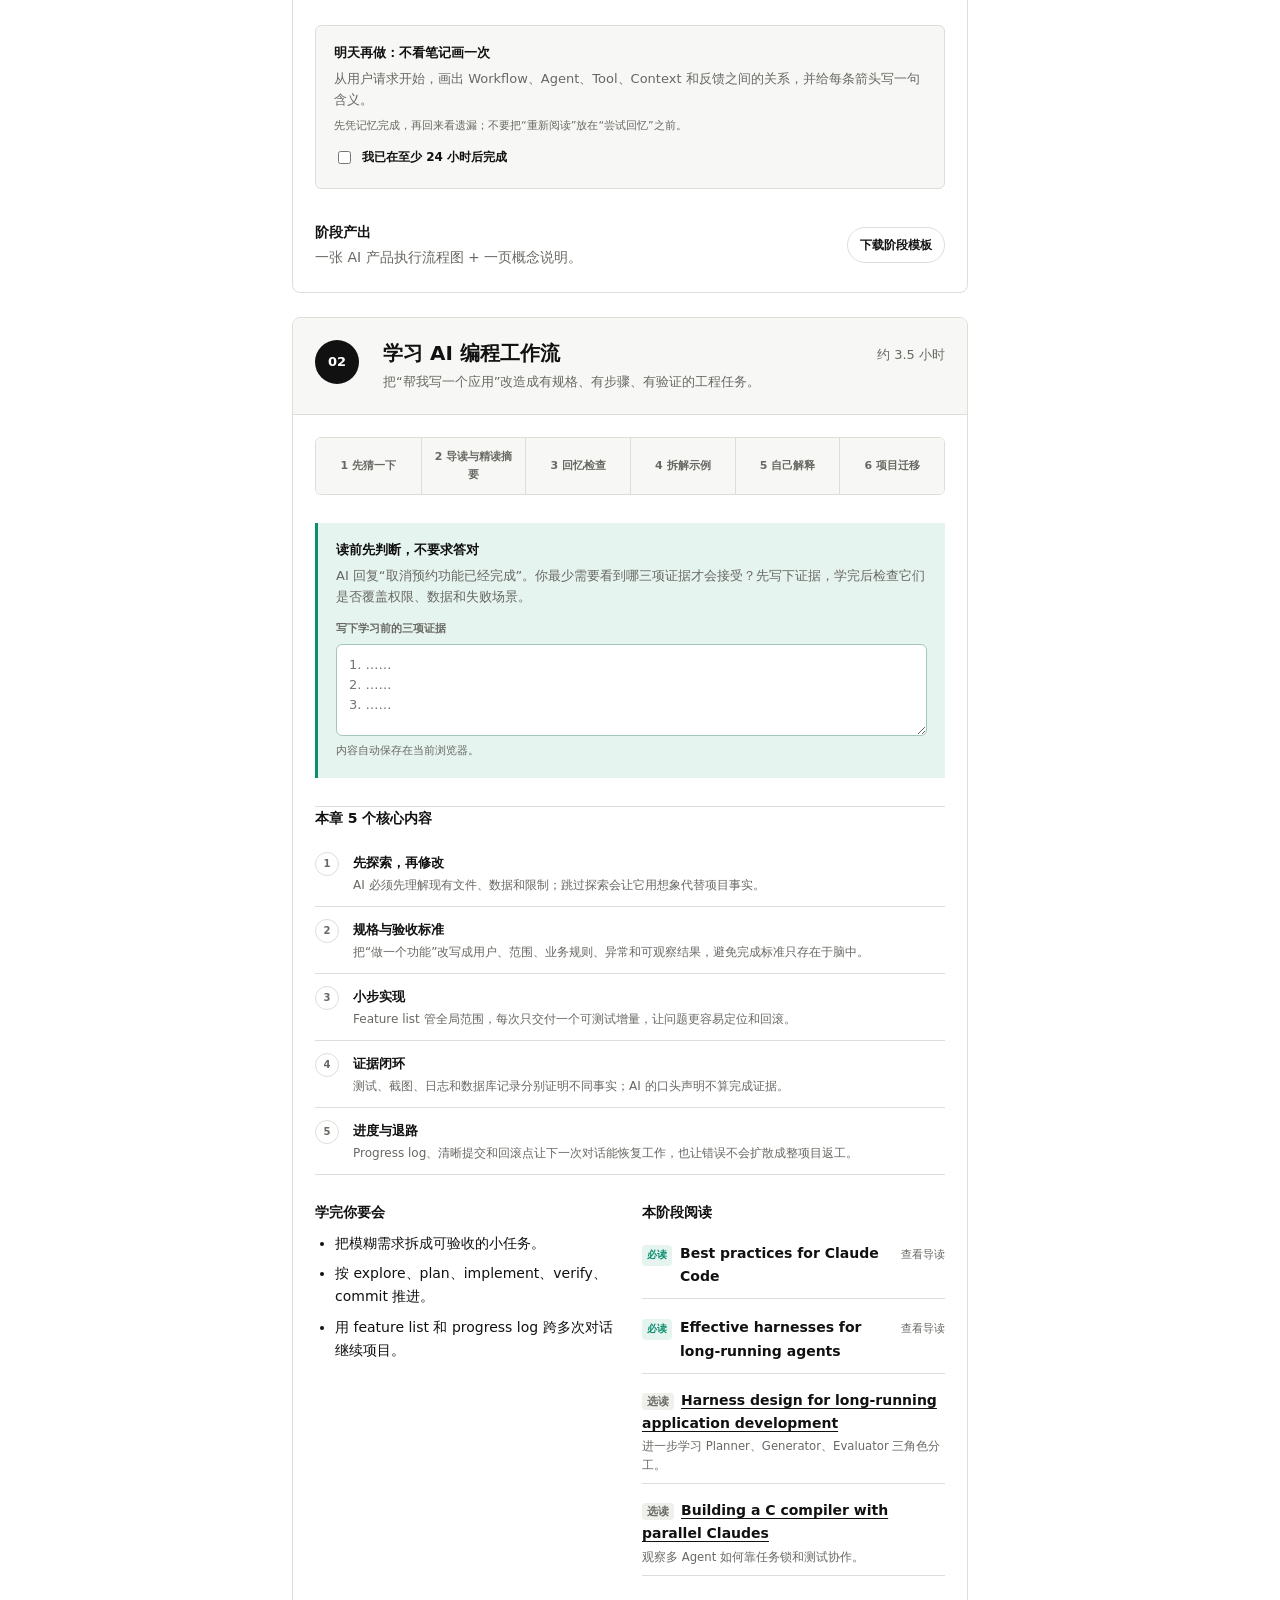
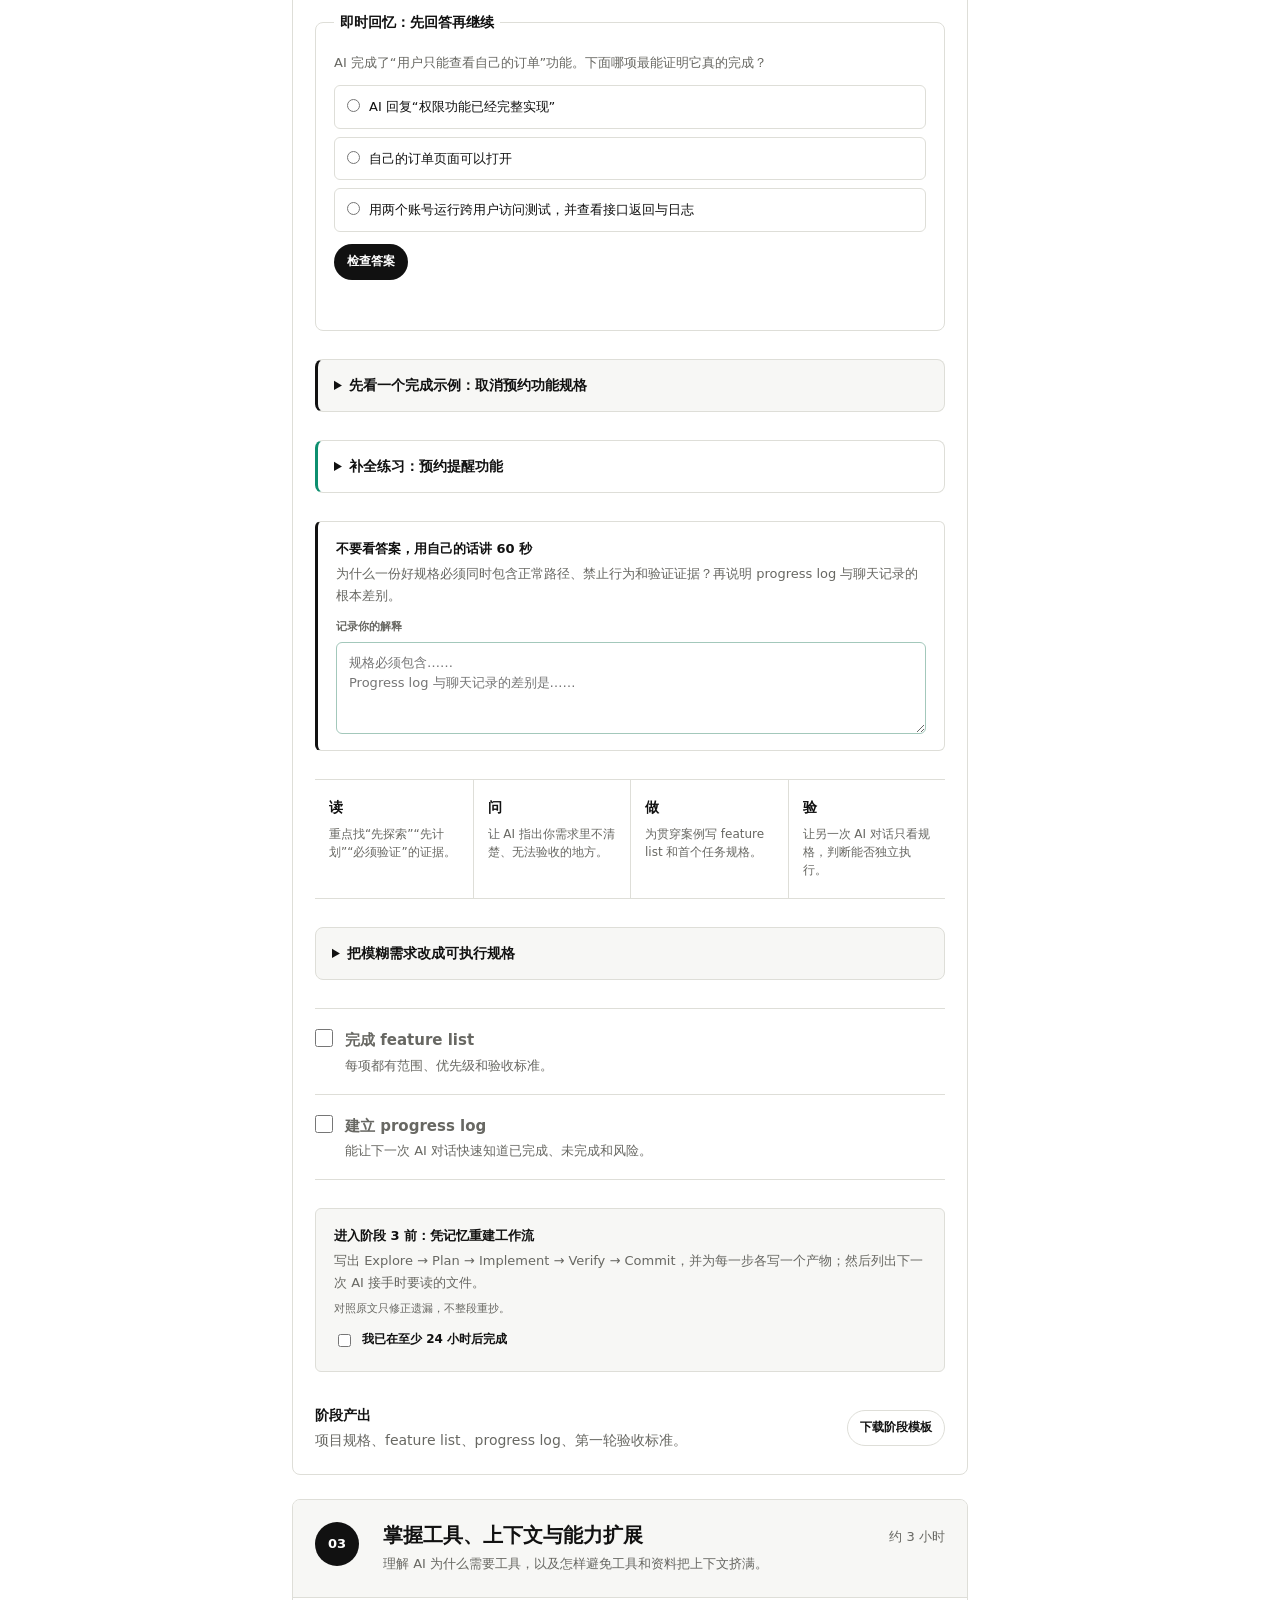
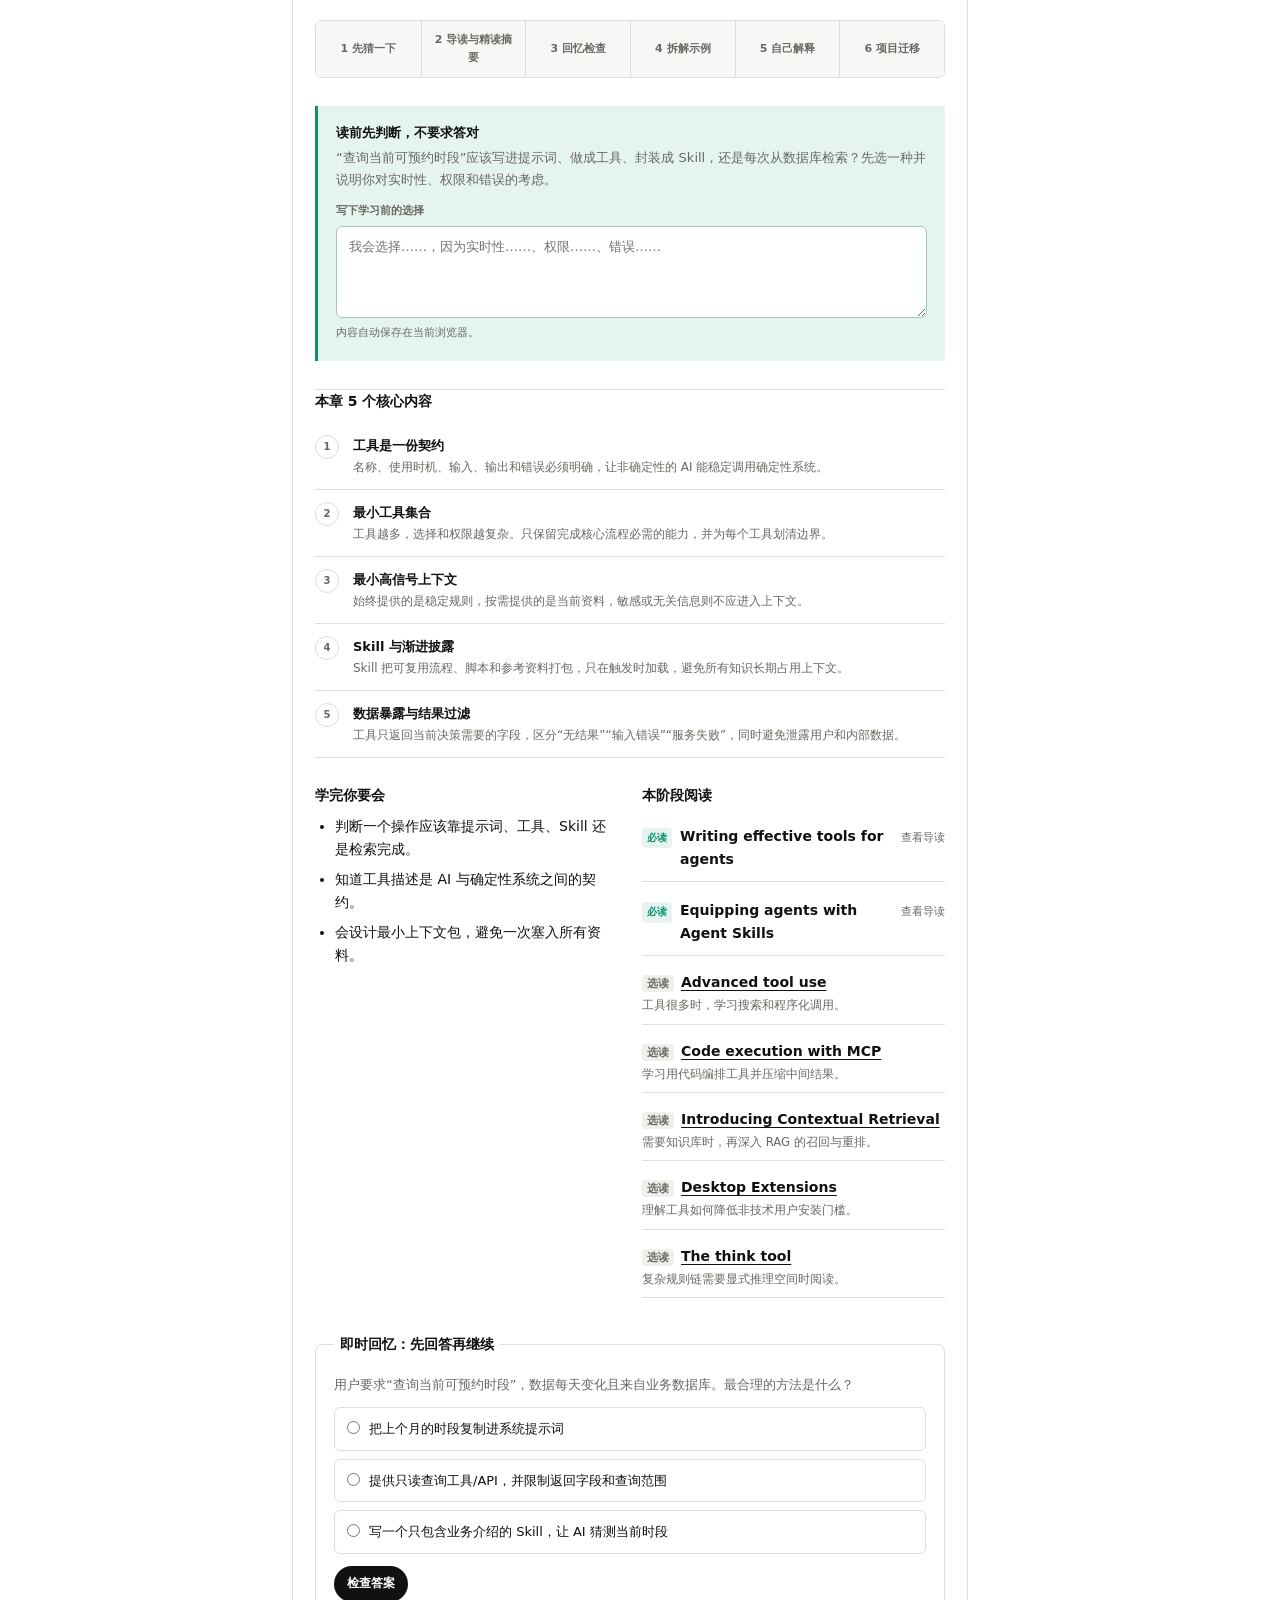
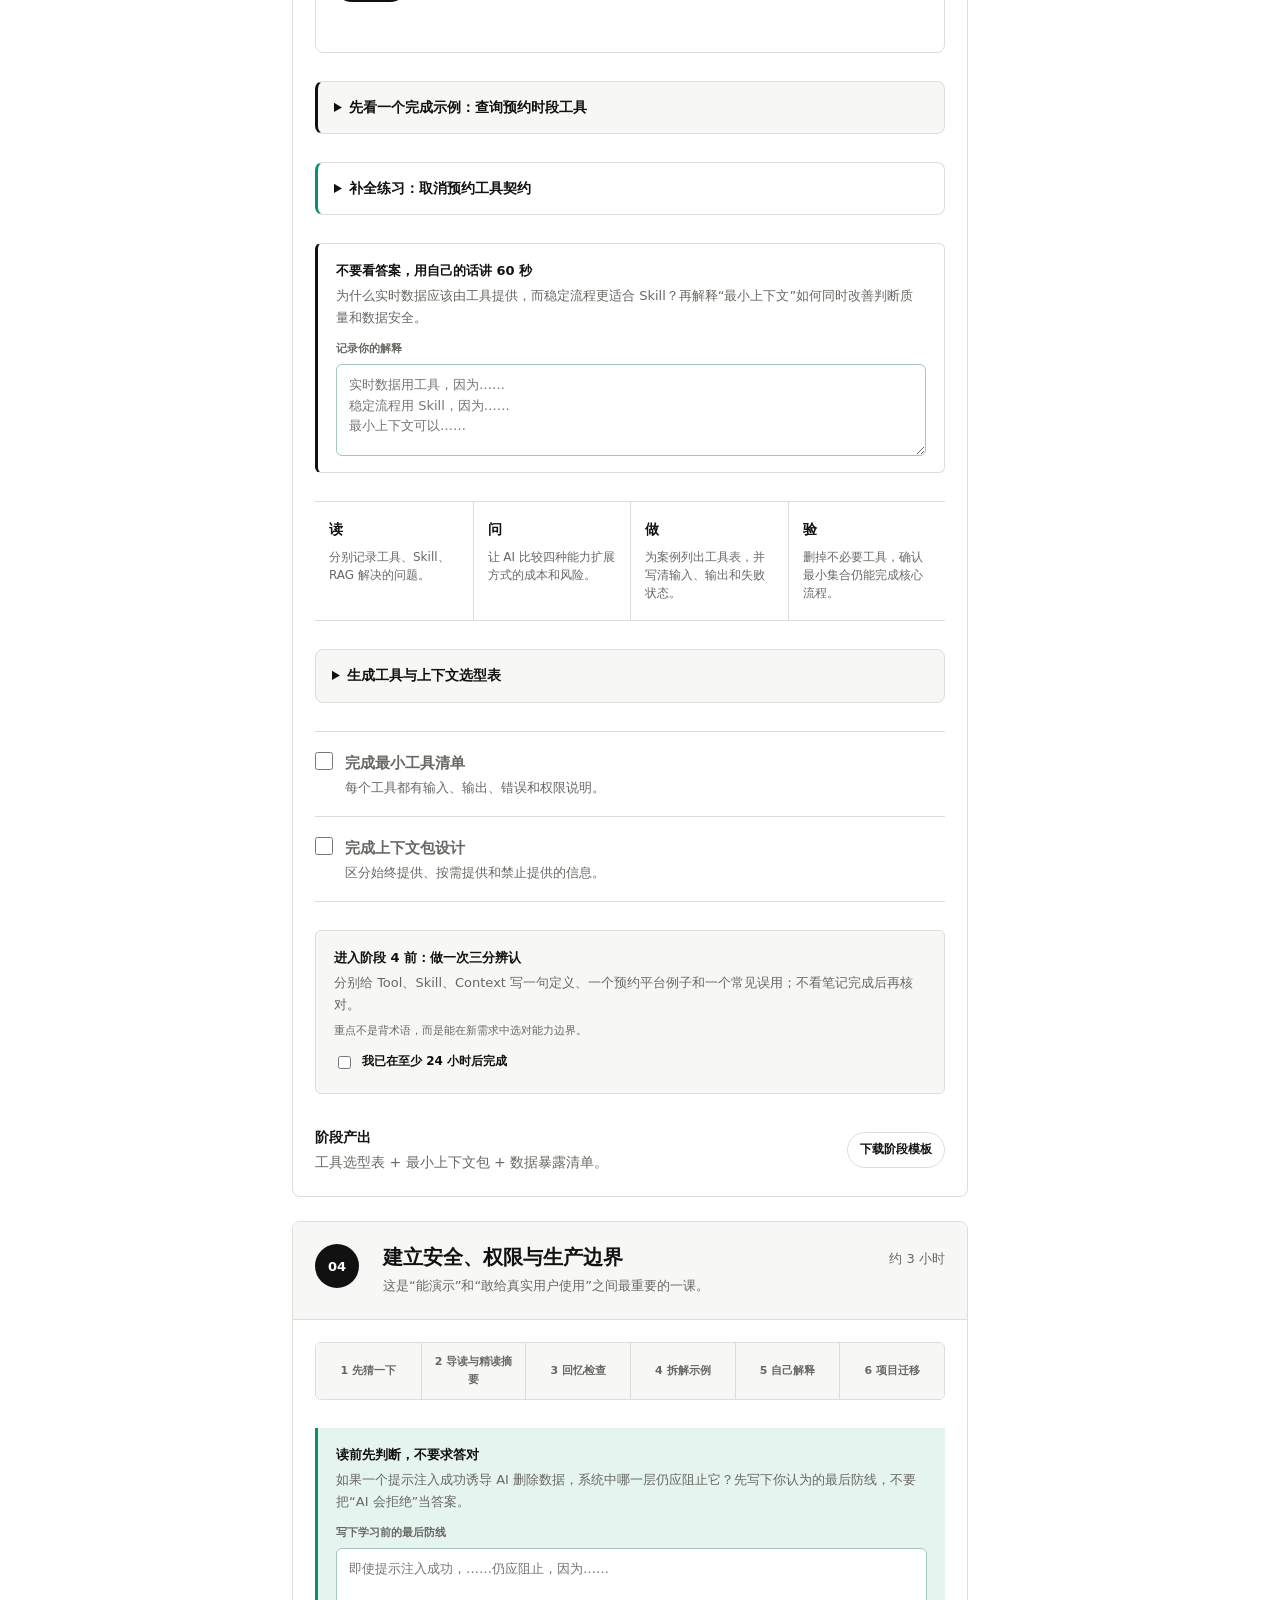
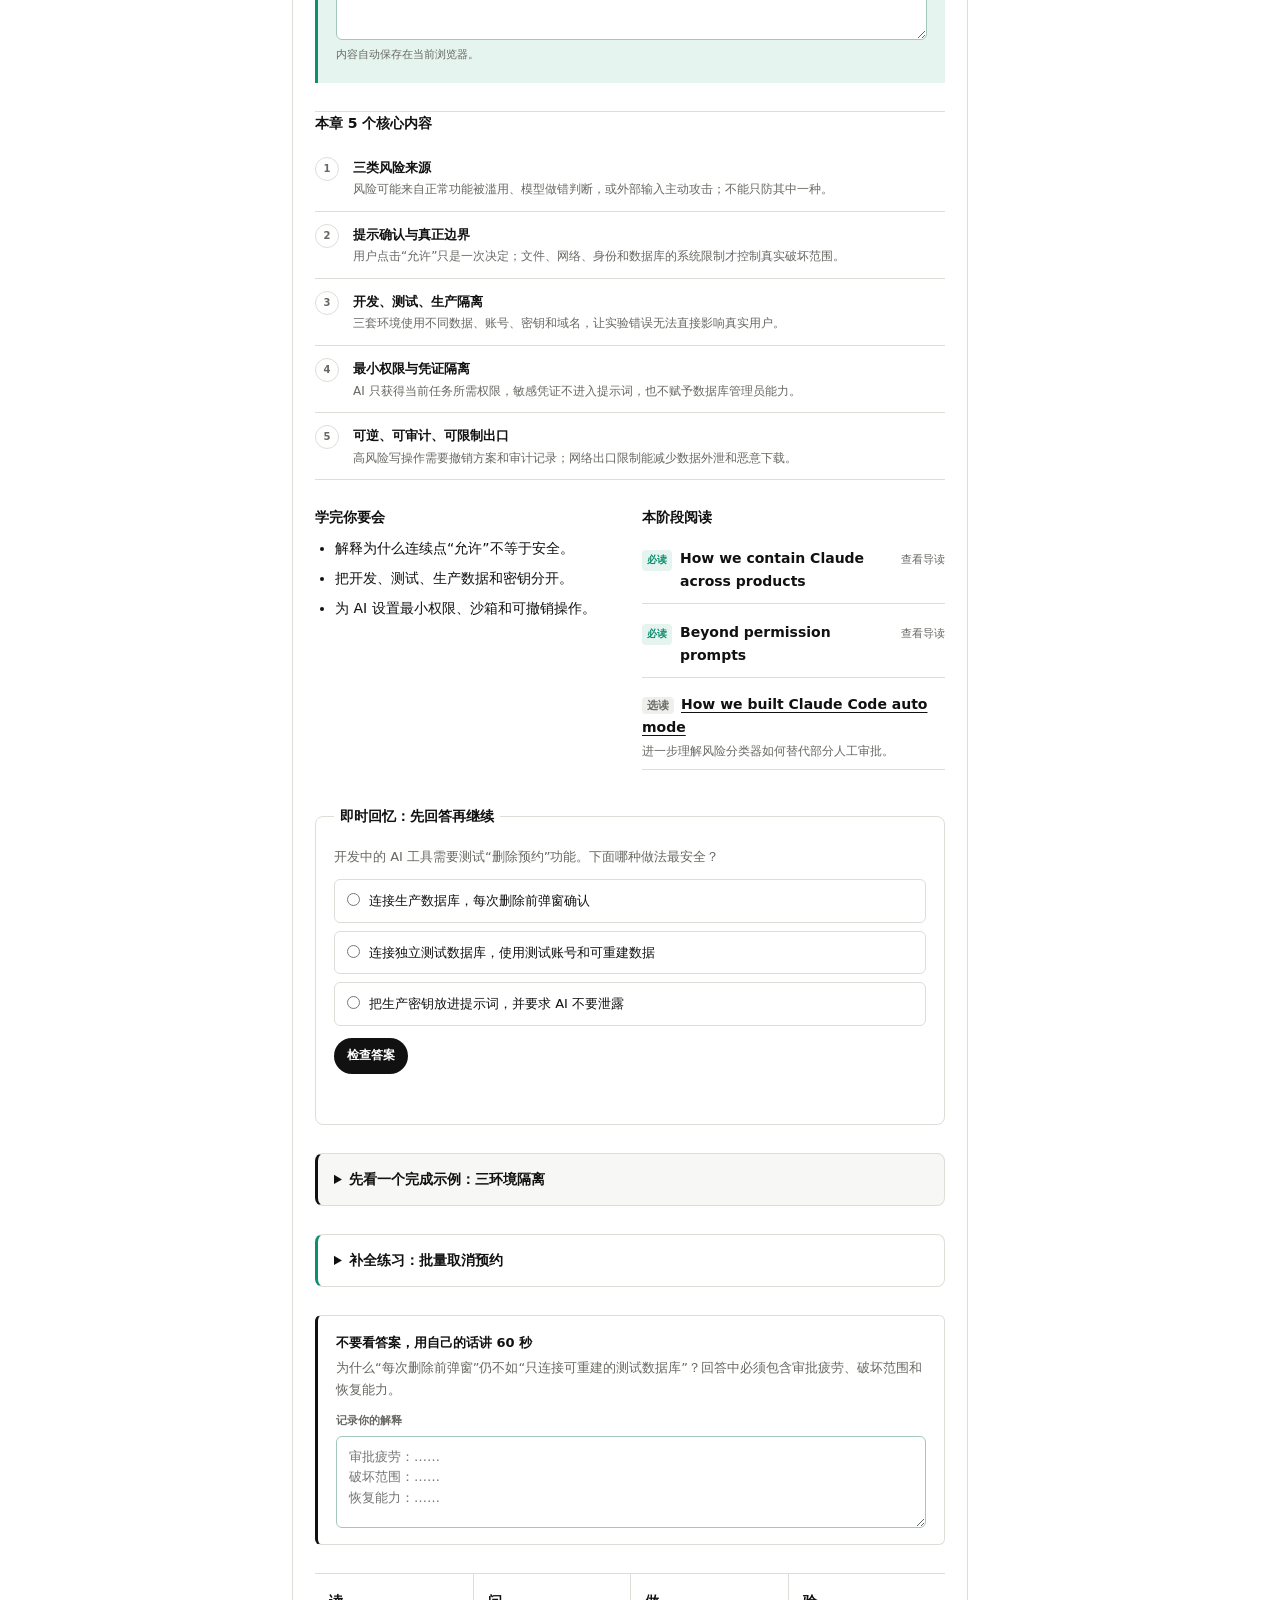
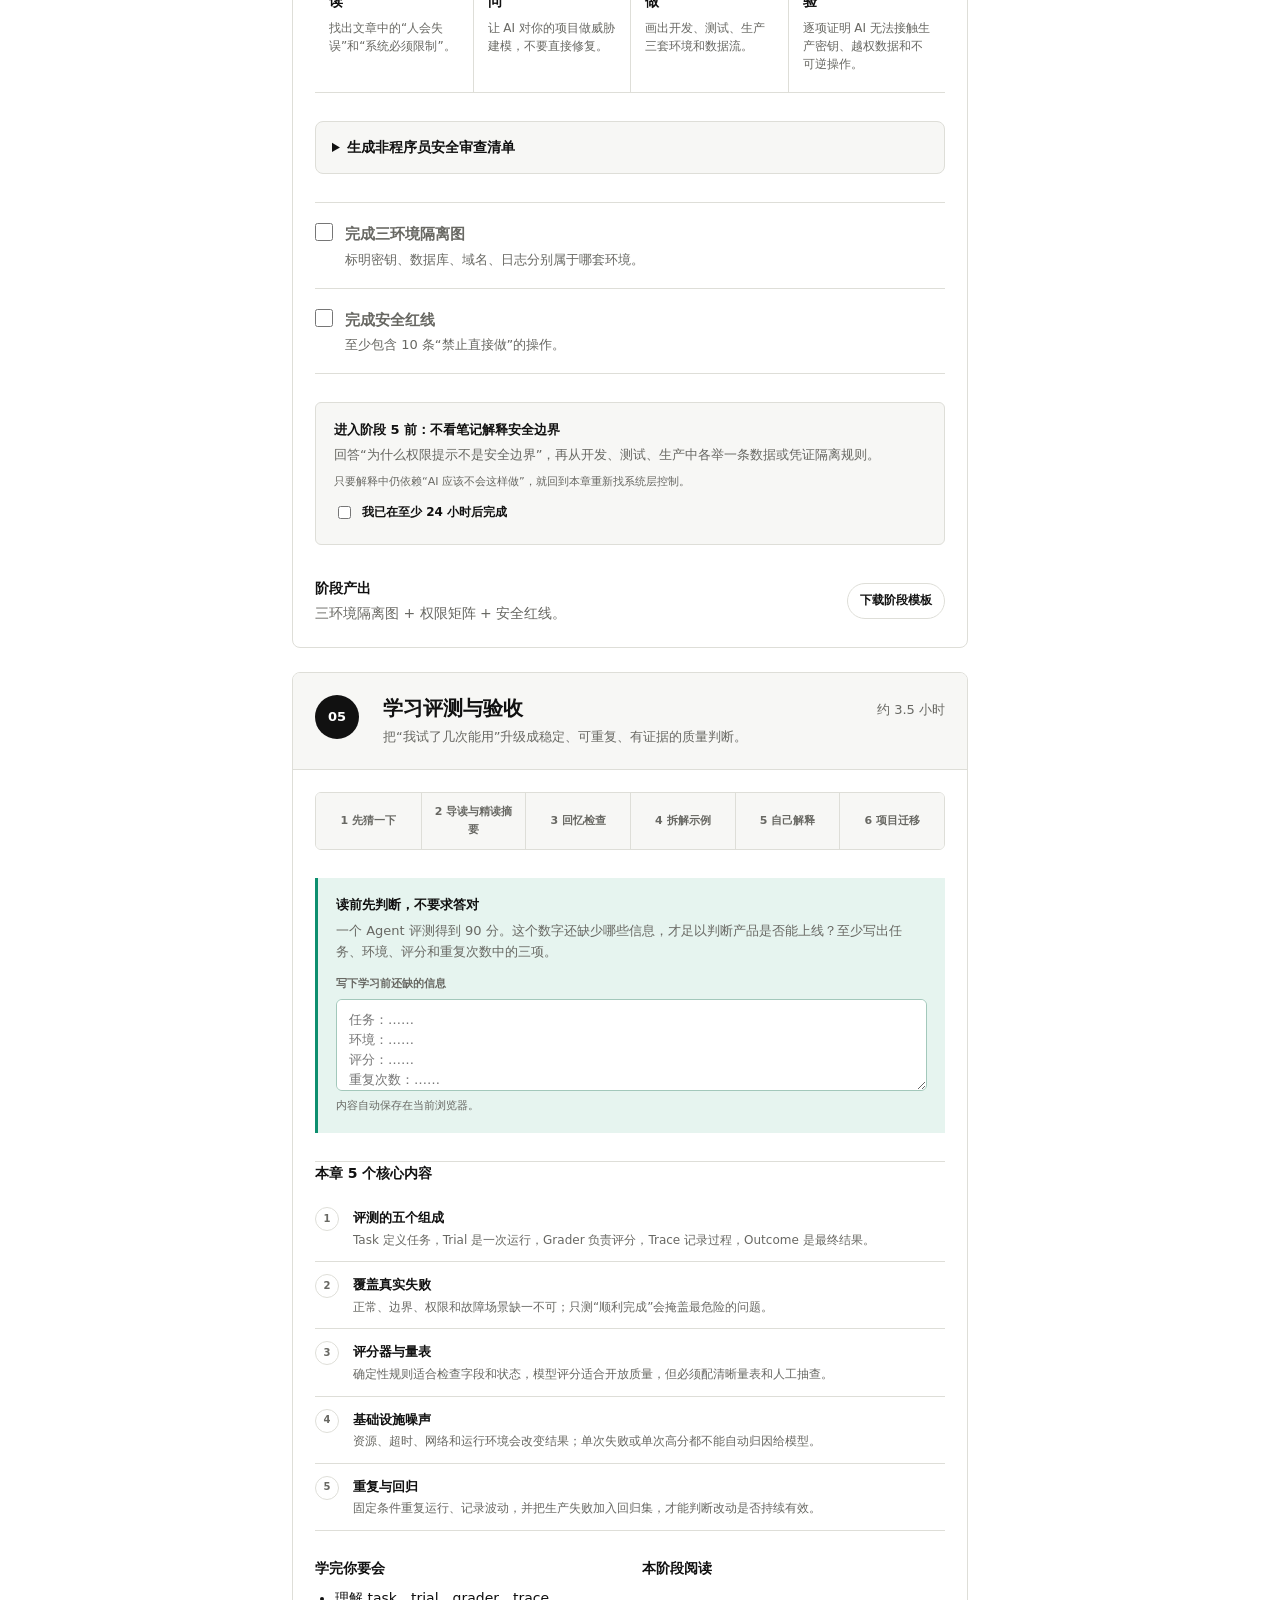
<file: course/index.html>
<!doctype html>
<html lang="zh-CN">
<head>
  <meta charset="utf-8" />
  <meta name="viewport" content="width=device-width, initial-scale=1" />
  <meta name="description" content="面向零基础学习者的 Anthropic Engineering 工程判断先修课。" />
  <title>Anthropic Engineering 工程判断先修课</title>
  <link rel="stylesheet" href="assets/course.css" />
</head>
<body>
  <a class="skip-link" href="#main-content">跳到主要内容</a>

  <header class="topbar">
    <div class="topbar-inner">
      <a class="brand" href="#start">
        Anthropic Engineering
        <span>工程判断先修课</span>
      </a>
      <div class="top-actions">
        <a href="articles/classification.html">文章分类</a>
        <a class="primary-link" id="topContinue" href="#stage-1">继续学习</a>
      </div>
    </div>
  </header>

  <div class="app-shell">
    <nav class="side-nav" aria-label="课程目录">
      <p class="side-label">课程目录</p>
      <a href="#start">开始这里</a>
      <a href="#prepare">开课设置</a>
      <a href="#document-map">文档地图</a>
      <a href="#learning-method">学习方法</a>
      <a href="#path">六阶段路径</a>
      <a href="#stage-1">01 Agent 基础</a>
      <a href="#stage-2">02 AI 编程工作流</a>
      <a href="#stage-3">03 工具与上下文</a>
      <a href="#stage-4">04 安全与权限</a>
      <a href="#stage-5">05 评测与验收</a>
      <a href="#stage-6">06 生产治理</a>
      <div class="side-divider"></div>
      <a href="#schedule">四周安排</a>
      <a href="#recovery">卡住怎么办</a>
      <a href="#capstone">结课任务</a>
      <a href="#fullstack-bridge">完整产品课</a>
      <a href="#resources">学习资料</a>
    </nav>

    <main id="main-content">
      <section class="course-intro" id="start">
        <p class="eyebrow">完整产品课的先修课 · 不要求编程基础 · 约 20 至 24 小时</p>
        <h1>先学会判断，再指挥 AI 做工程</h1>
        <p class="lede">
          这门课把 25 篇 Anthropic Engineering 文章整理成一条可执行路径。
          你会先建立规格、工具、安全、评测和故障判断，再进入数据库、后端、客户端和部署实操。
        </p>
        <div class="hero-actions">
          <a class="button primary" id="heroContinue" href="#stage-1">从下一项开始</a>
          <a class="button" href="articles/classification.html">查看可读分类报告</a>
        </div>

        <div class="course-positioning">
          <strong>先讲清楚：完成本页，不等于已经完成生产产品</strong>
          <p>本页交付的是“工程判断包”，作用是让你能指挥、检查和约束 AI。真正的全栈产品还必须继续完成数据库、API、客户端、登录权限、部署、监控、备份和真实用户验证。</p>
        </div>

        <div class="mobile-progress" aria-label="移动端学习进度">
          <div class="mobile-progress-line">
            <strong>课程进度</strong>
            <span id="mobileProgressValue">0%</span>
          </div>
          <div class="progress-track" id="mobileProgressTrack" role="progressbar" aria-label="课程进度" aria-valuemin="0" aria-valuemax="100" aria-valuenow="0">
            <div class="progress-fill" id="mobileProgressFill"></div>
          </div>
        </div>

        <div class="start-grid" aria-label="使用方法">
          <article class="start-step">
            <span class="step-number">01</span>
            <h2>只看当前一步</h2>
            <p>“继续学习”会带你到第一项未完成任务，不需要自己寻找进度。</p>
          </article>
          <article class="start-step">
            <span class="step-number">02</span>
            <h2>文章就在课程里</h2>
            <p>中文精读摘要从右侧抽屉打开，关闭后仍停留在当前导读，可以直接继续阅读问题和练习。摘要不替代英文原文；涉及数字、方法和证据时必须回到原文核对。</p>
          </article>
          <article class="start-step">
            <span class="step-number">03</span>
            <h2>通过再前进</h2>
            <p>即时回忆、项目文档和验收证据共同决定进度，不把“浏览过”当学会。</p>
          </article>
        </div>

        <div class="notice warning">
          <strong>先说明边界：</strong>
          这套路径教你理解和管理 AI 工程，不会仅凭读完文章就让你变成程序员。
          真正做产品时，仍要配合具体技术栈课程、真实项目和安全审查。
        </div>
      </section>

      <section id="prepare">
        <div class="section-head">
          <p class="eyebrow">开始前约 5 分钟</p>
          <h2>课程已经替你准备好开课内容</h2>
          <p>这里不是把准备工作丢给你。默认案例、学习目录和 AI 助教提示词都已提供；你只需按顺序确认五个动作。</p>
        </div>

        <div class="setup-defaults" aria-label="课程已准备的内容">
          <div class="setup-default">
            <b>贯穿案例已经选好</b>
            <span>统一使用“预约管理平台”，后面六个阶段不会反复换题。</span>
          </div>
          <div class="setup-default">
            <b>学习工作区已经打包</b>
            <span>包含 notes、outputs、questions、project 和 prompts 五个目录。</span>
          </div>
          <div class="setup-default">
            <b>AI 助教规则已经写好</b>
            <span>复制后直接发送给 AI，它会解释术语、检查产出，但不会替你宣布通过。</span>
          </div>
        </div>

        <div class="check-list" id="prepChecklist">
          <div class="check-item setup-item">
            <span class="setup-index" aria-hidden="true">1</span>
            <span class="setup-copy">
              <strong>确认你已经打开一个 AI 对话工具</strong>
              <span>能进行当前这样的对话即可，不限定品牌，也不要求额外购买工具。</span>
            </span>
            <button class="button setup-action" type="button" data-complete-progress="prep-1">我已经打开</button>
            <label class="setup-confirm">
              <input type="checkbox" data-progress="prep-1" />
              <span>已确认</span>
            </label>
          </div>
          <div class="check-item setup-item">
            <span class="setup-index" aria-hidden="true">2</span>
            <span class="setup-copy">
              <strong>下载并解压课程学习工作区</strong>
              <span>目录和模板已经建好，你不需要自己设计文件结构。</span>
            </span>
            <a class="button setup-action" href="../materials/learner-workspace.zip" download data-complete-progress="prep-2">下载工作区</a>
            <label class="setup-confirm">
              <input type="checkbox" data-progress="prep-2" />
              <span>已完成</span>
            </label>
          </div>
          <div class="check-item setup-item">
            <span class="setup-index" aria-hidden="true">3</span>
            <span class="setup-copy">
              <strong>采用默认案例：预约管理平台</strong>
              <span>后续流程图、规格、权限、测试和故障练习都围绕这个产品完成。</span>
            </span>
            <button class="button setup-action" type="button" data-complete-progress="prep-3">使用默认案例</button>
            <label class="setup-confirm">
              <input type="checkbox" data-progress="prep-3" />
              <span>已确认</span>
            </label>
          </div>
          <div class="check-item setup-item">
            <span class="setup-index" aria-hidden="true">4</span>
            <span class="setup-copy">
              <strong>把开课提示词发送给 AI</strong>
              <span>提示词已写好。复制、发送后，AI 就会按本课规则陪你完成学习。</span>
            </span>
            <button class="button setup-action" type="button" data-copy-target="prepAssistantPrompt" data-complete-progress="prep-4">复制开课提示词</button>
            <label class="setup-confirm">
              <input type="checkbox" data-progress="prep-4" />
              <span>已发送</span>
            </label>
          </div>
          <div class="check-item setup-item">
            <span class="setup-index" aria-hidden="true">5</span>
            <span class="setup-copy">
              <strong>先看学习方法和文档地图</strong>
              <span>理解每章为什么要先判断、再阅读、再回忆和迁移，避免直接跳到文章浏览。</span>
            </span>
            <a class="button setup-action" href="#document-map">查看学习方法</a>
            <label class="setup-confirm">
              <input type="checkbox" data-progress="prep-5" disabled />
              <span>在学习方法末尾完成</span>
            </label>
          </div>
        </div>
        <pre id="prepAssistantPrompt" hidden>你是我的 AI 工程课程学习助教。我没有编程背景，本先修课的贯穿案例是“预约管理平台”。

接下来请遵守以下规则：
1. 遇到英文或工程术语，先用生活语言和预约平台案例解释，再给出准确术语。
2. 每次只告诉我当前一步，不要一次塞给我整个项目。
3. 每章开始先问我读前判断题；等我作答后再解释，不要替我跳过思考。
4. 阅读中文精读摘要后先让我用自己的话解释，再追问一道迁移题；我没有尝试前不要直接给答案。
5. 先带我补全“引导练习”，再让我独立完成阶段模板，逐步减少提示。
6. 检查产出时必须指出缺少的证据、边界、失败场景和风险；“看起来合理”不能算通过。
7. 只有能给出可验证结果，并达到评分量规要求，才能宣布当前阶段通过。
8. 将学习内容分别整理到 notes、outputs、questions、project 对应文件中，并提醒我在 24 至 48 小时后完成延迟复习。
9. 始终说明这六章是工程判断先修课，不等同于完成数据库、后端、客户端和部署。

现在先确认我已经下载课程学习工作区，并告诉我进入阶段 1 后只需要完成的第一件事。</pre>
        <div class="prepare-footer">
          <p class="ready-state" id="readyState" aria-live="polite">请从第 1 项开始，课程已经给出每一步需要的内容。</p>
          <a class="button primary" id="prepContinue" href="#stage-1" hidden>进入阶段 1</a>
        </div>
      </section>

      <section id="document-map">
        <div class="section-head">
          <p class="eyebrow">输入与产出对齐</p>
          <h2>文档地图</h2>
          <p>每个阶段都从指定文章输入知识，再转化成可检查的项目文档。点击“进入阶段”即可在课程页内查看文章导读。</p>
        </div>

        <div class="document-map">
          <div class="document-row">
            <div class="document-stage">01 Agent 基础<a href="#stage-1">进入阶段</a></div>
            <div class="document-cell"><b>阅读输入</b><span>Building effective agents；Effective context engineering</span></div>
            <div class="document-cell"><b>项目产出</b><span>AI 产品执行流程图；核心概念说明</span></div>
          </div>
          <div class="document-row">
            <div class="document-stage">02 编程工作流<a href="#stage-2">进入阶段</a></div>
            <div class="document-cell"><b>阅读输入</b><span>Best practices for Claude Code；Effective harnesses</span></div>
            <div class="document-cell"><b>项目产出</b><span>产品规格；feature list；progress log；验收标准</span></div>
          </div>
          <div class="document-row">
            <div class="document-stage">03 工具与上下文<a href="#stage-3">进入阶段</a></div>
            <div class="document-cell"><b>阅读输入</b><span>Writing effective tools；Agent Skills</span></div>
            <div class="document-cell"><b>项目产出</b><span>工具选型表；最小上下文包；数据暴露清单</span></div>
          </div>
          <div class="document-row">
            <div class="document-stage">04 安全与权限<a href="#stage-4">进入阶段</a></div>
            <div class="document-cell"><b>阅读输入</b><span>How we contain Claude；Beyond permission prompts</span></div>
            <div class="document-cell"><b>项目产出</b><span>三环境隔离图；权限矩阵；安全红线</span></div>
          </div>
          <div class="document-row">
            <div class="document-stage">05 评测与验收<a href="#stage-5">进入阶段</a></div>
            <div class="document-cell"><b>阅读输入</b><span>Demystifying evals；Infrastructure noise</span></div>
            <div class="document-cell"><b>项目产出</b><span>测试用例集；验收评分表；证据留存规则</span></div>
          </div>
          <div class="document-row">
            <div class="document-stage">06 生产治理<a href="#stage-6">进入阶段</a></div>
            <div class="document-cell"><b>阅读输入</b><span>Three recent issues；Claude Code quality reports</span></div>
            <div class="document-cell"><b>项目产出</b><span>故障处理手册；事故复盘模板；最小监控要求</span></div>
          </div>
        </div>
      </section>

      <section id="learning-method">
        <div class="section-head">
          <p class="eyebrow">按人类学习机制设计</p>
          <h2>每章都用同一套六环节学习循环</h2>
          <p>零基础学习者最怕一次接收太多新概念，也最容易把“读着熟悉”误当成“已经会用”。因此课程不要求你连续读文章，而是让注意、理解、回忆、反馈和迁移依次发生。</p>
        </div>

        <div class="learning-model" aria-label="六环节学习循环">
          <div class="learning-model-row">
            <span class="learning-model-step">01 先猜一下</span>
            <div><b>用一个真实问题唤起已有经验</b><p>不要求答对。先暴露你的直觉，阅读时大脑才知道应该寻找什么。</p></div>
            <p>你会看到：每章开头只有一道判断题，不先讲术语。</p>
          </div>
          <div class="learning-model-row">
            <span class="learning-model-step">02 分块理解</span>
            <div><b>一次只建立 5 个核心概念</b><p>先看概念关系，再进入文章，减少新术语同时挤进工作记忆。</p></div>
            <p>你会看到：每章固定 5 个概念，每个概念只回答“是什么、为什么重要”。</p>
          </div>
          <div class="learning-model-row">
            <span class="learning-model-step">03 带题阅读</span>
            <div><b>导读先给论证地图和阅读问题</b><p>文章通过右侧抽屉打开，主线仍留在原位；阅读时只追踪关键证据。</p></div>
            <p>你会看到：每篇文章都有阅读前判断、类比、常见误区和读后解释。</p>
          </div>
          <div class="learning-model-row">
            <span class="learning-model-step">04 回忆反馈</span>
            <div><b>合上材料，先从记忆里取一次</b><p>即时回忆会给反馈，帮助你发现“看懂但说不出”的知识缺口。</p></div>
            <p>你会看到：每章一道必须作答的情境判断题。</p>
          </div>
          <div class="learning-model-row">
            <span class="learning-model-step">05 示例迁移</span>
            <div><b>先看完整示例，再补全一部分，最后独立做</b><p>小白先获得判断框架，再通过引导练习逐步减少辅助，而不是面对空白页猜做法。</p></div>
            <p>你会看到：完成示例、引导练习、自我解释、阶段模板和独立项目产出。</p>
          </div>
          <div class="learning-model-row">
            <span class="learning-model-step">06 间隔巩固</span>
            <div><b>隔一天再回忆，并在下一章重新使用</b><p>学习结束不是最后一次看材料；间隔后的提取才检验知识能否保留。</p></div>
            <p>你会看到：每章末尾都有“明天不看笔记再做”的短任务。</p>
          </div>
        </div>

        <details class="research-note">
          <summary>这套学习方法的研究依据</summary>
          <div class="research-body">
            <p><b>控制认知负荷：</b>新知识受有限工作记忆约束，因此先分块、给结构，再逐步组合复杂任务。</p>
            <p><b>检索与反馈：</b>主动回忆通常比反复阅读更有利于长期保持，及时反馈能纠正错误理解。</p>
            <p><b>示例到独立：</b>零基础学习者先看完成示例、解释理由，再逐渐承担更多步骤；已有经验增加后再减少提示。</p>
            <p><b>生成与间隔：</b>用自己的话解释、亲自生成答案并隔时复习，目的是让知识从“眼熟”变成可提取、可迁移。</p>
            <p><b>研究来源：</b><a href="https://link.springer.com/article/10.1007/s10648-019-09465-5">认知负荷与教学设计综述</a>、<a href="https://pubmed.ncbi.nlm.nih.gov/20951630/">检索练习综述</a>、<a href="https://doi.org/10.1207/s15516709cog1302_1">自我解释研究</a>、<a href="https://doi.org/10.1080/00461520.2014.965823">ICAP 学习参与框架</a>、<a href="https://pubmed.ncbi.nlm.nih.gov/28344365/">计算机化支架元分析</a>、<a href="https://pubmed.ncbi.nlm.nih.gov/32038429/">反馈元分析</a>、<a href="https://pubmed.ncbi.nlm.nih.gov/28676769/">间隔学习综述</a>。</p>
          </div>
        </details>
        <div class="prepare-footer">
          <p class="ready-state">先带着问题学习，再用项目证据验收；不要把“读完”当作“学会”。</p>
          <a class="button primary" href="#stage-1" data-complete-progress="prep-5">理解方法，进入阶段 1</a>
        </div>
      </section>

      <section id="path">
        <div class="section-head">
          <p class="eyebrow">核心路径</p>
          <h2>六阶段，从理解到生产治理</h2>
          <p>每阶段约 2 至 4 小时。先读必读文章，选读只在你对该主题有兴趣或项目需要时展开。</p>
        </div>

        <div class="path-list">
          <article class="learning-stage" id="stage-1" data-stage="1">
            <header class="stage-header">
              <div class="stage-index">01</div>
              <div>
                <h3>建立 Agent 工程世界观</h3>
                <p>理解 AI 不是“一次回答”，而是在工具、上下文和反馈中完成任务的系统。</p>
              </div>
              <p class="stage-time">约 2.5 小时</p>
            </header>
            <div class="stage-body">
              <div class="lesson-loop" aria-label="阶段一学习顺序">
                <span>1 先猜一下</span><span>2 导读与精读摘要</span><span>3 回忆检查</span>
                <span>4 拆解示例</span><span>5 自己解释</span><span>6 项目迁移</span>
              </div>
              <div class="chapter-prequestion">
                <b>读前先判断，不要求答对</b>
                <p>预约平台要处理“用户说下周二下午都可以”。你会让 AI 自主完成查询、校验、写入和通知全部步骤，还是只让它解析用户语言？先写下选择和理由，学完后再回来修改。</p>
                <label class="reflection-field"><span>写下学习前的判断</span><textarea data-reflection="stage-1-before" placeholder="我会选择……，因为……"></textarea></label>
                <span class="save-note">内容自动保存在当前浏览器。</span>
              </div>
              <div class="concept-sequence" aria-label="阶段一五个核心内容">
                <h4>本章 5 个核心内容</h4>
                <div class="concept-item"><span>1</span><div><b>Workflow 与 Agent</b><p>Workflow 按预设路径执行；Agent 会根据环境和结果决定下一步。自主程度不同，风险和验证成本也不同。</p></div></div>
                <div class="concept-item"><span>2</span><div><b>复杂度阶梯</b><p>从一次模型调用、固定流程到自主 Agent 逐级增加复杂度，只在简单方案无法完成任务时升级。</p></div></div>
                <div class="concept-item"><span>3</span><div><b>增强模型</b><p>模型通过检索、工具和记忆接触外部世界；这些能力决定它能做什么，也决定它可能造成什么影响。</p></div></div>
                <div class="concept-item"><span>4</span><div><b>上下文是注意预算</b><p>上下文不是资料仓库。信息越多不一定越好，旧信息、重复信息和无关内容都会干扰当前判断。</p></div></div>
                <div class="concept-item"><span>5</span><div><b>反馈与停止条件</b><p>每一步都要有工具结果、测试或人工确认作为反馈，并明确何时成功、何时停止、何时交给人。</p></div></div>
              </div>
              <div class="content-grid">
                <div class="content-block">
                  <h4>学完你要会</h4>
                  <ul>
                    <li>用自己的话区分 workflow 和 agent。</li>
                    <li>解释为什么越复杂的系统越需要小步骤和反馈。</li>
                    <li>知道上下文会变长、变旧，也会让模型判断变差。</li>
                  </ul>
                </div>
                <div class="content-block">
                  <h4>本阶段阅读</h4>
                  <ul class="reading-links">
                    <li class="article-unit" id="article-building-effective-agents">
                      <details>
                        <summary><span class="reading-type">必读</span><span class="article-title">Building effective agents</span></summary>
                        <div class="article-guide">
                          <p>为什么读：先建立最小 Agent 架构观，避免把 AI 产品理解成一次性提示词。</p>
                          <div class="guide-grid">
                            <div class="guide-block">
                              <b>阅读前先判断</b>
                              <p>固定规则和顺序已经清楚的任务，是否仍需要一个全自主 Agent？把你的答案保留到读完后比较。</p>
                            </div>
                            <div class="guide-block">
                              <b>论证地图</b>
                              <ul><li>先区分固定路径与自主决策。</li><li>再按任务复杂度选择组合模式。</li><li>最后用环境反馈约束每一步。</li></ul>
                            </div>
                            <div class="guide-block">
                              <b>用类比理解</b>
                              <p>Workflow 像餐厅标准出餐流程；Agent 像主厨根据库存和客人要求临场调整，但食品安全规则仍不能由它改写。</p>
                            </div>
                            <div class="guide-block">
                              <b>最容易误解</b>
                              <p>Agent 并不天然比 Workflow 高级。自主性越高，需要处理的不确定性、失败路径和验证成本越多。</p>
                            </div>
                            <div class="guide-block">
                              <b>读完自己解释</b>
                              <p>选预约平台中的一个步骤，说明它该用固定流程还是 Agent 判断，并给出一个可观察的反馈信号。</p>
                            </div>
                          </div>
                          <div class="guide-actions">
                            <a class="original-link" href="articles/reader.html#building-effective-agents">阅读中文精读摘要</a>
                            <label class="article-complete check-item">
                              <input type="checkbox" data-progress="article-building-effective-agents" />
                              <span><strong>已完成导读、中文精读摘要和阅读问题</strong></span>
                            </label>
                          </div>
                        </div>
                      </details>
                    </li>
                    <li class="article-unit" id="article-effective-context-engineering-for-ai-agents">
                      <details>
                        <summary><span class="reading-type">必读</span><span class="article-title">Effective context engineering for AI agents</span></summary>
                        <div class="article-guide">
                          <p>为什么读：理解上下文不是越多越好，而是需要持续选择、压缩和外部记录。</p>
                          <div class="guide-grid">
                            <div class="guide-block">
                              <b>阅读前先判断</b>
                              <p>如果下一次只能给 AI 五类信息，你会保留哪些？先写答案，再用文章修正你的清单。</p>
                            </div>
                            <div class="guide-block">
                              <b>论证地图</b>
                              <ul><li>上下文窗口是有限注意空间。</li><li>信息积累会产生遗忘和干扰。</li><li>压缩、外部笔记和按需加载让高信号内容留下。</li></ul>
                            </div>
                            <div class="guide-block">
                              <b>用类比理解</b>
                              <p>上下文像正在工作的桌面：只摆当前任务需要的图纸和工具；把整个仓库搬上桌，反而找不到关键物品。</p>
                            </div>
                            <div class="guide-block">
                              <b>最容易误解</b>
                              <p>更长的提示词不等于更好的回答。关键是保留当前决策需要的事实、约束、状态和失败记录。</p>
                            </div>
                            <div class="guide-block">
                              <b>读完自己解释</b>
                              <p>从现有项目资料中删掉一类低信号内容，并说明为什么删除后 AI 反而更容易做出正确判断。</p>
                            </div>
                          </div>
                          <div class="guide-actions">
                            <a class="original-link" href="articles/reader.html#effective-context-engineering-for-ai-agents">阅读中文精读摘要</a>
                            <label class="article-complete check-item">
                              <input type="checkbox" data-progress="article-context-engineering" />
                              <span><strong>已完成导读、中文精读摘要和阅读问题</strong></span>
                            </label>
                          </div>
                        </div>
                      </details>
                    </li>
                    <li class="optional">
                      <a href="articles/reader.html#multi-agent-research-system">How we built our multi-agent research system</a>
                      <small>当任务可以并行探索大量信息时，再学习多 Agent 编排。</small>
                    </li>
                  </ul>
                </div>
              </div>

              <fieldset class="knowledge-check" data-quiz="stage-1" data-answer="workflow">
                <legend>即时回忆：先回答再继续</legend>
                <p>一个退款流程的规则和顺序完全固定，只需要 AI 帮忙分类退款原因。最合适的基础设计是什么？</p>
                <div class="quiz-options">
                  <label class="quiz-option"><input type="radio" name="quiz-stage-1" value="agent" />让一个全自主 Agent 决定退款规则和全部步骤</label>
                  <label class="quiz-option"><input type="radio" name="quiz-stage-1" value="workflow" />固定 Workflow 执行退款，只把原因分类交给 AI</label>
                  <label class="quiz-option"><input type="radio" name="quiz-stage-1" value="prompt" />把全部用户记录放进一个提示词，一次生成结果</label>
                </div>
                <button class="quiz-submit" type="button">检查答案</button>
                <p class="quiz-feedback" aria-live="polite"></p>
                <label class="mastery-check check-item">
                  <input type="checkbox" data-progress="quiz-stage-1" disabled />
                  <span><strong>通过阶段一即时回忆</strong></span>
                </label>
              </fieldset>

              <details class="worked-example">
                <summary>先看一个完成示例：预约平台流程</summary>
                <div class="example-body">
                  <p><b>固定 Workflow：</b>检查登录状态 → 查询时段 → 校验预约规则 → 写入数据库 → 发送确认。</p>
                  <p><b>可交给 AI 的判断：</b>把用户自然语言“下周二下午都可以”解析成候选时间；输出必须再经过日期和营业时间校验。</p>
                  <p><b>为什么这样设计：</b>权限、库存和写入数据必须确定；自然语言理解允许灵活性，但结果不能直接落库。</p>
                </div>
              </details>

              <details class="guided-practice">
                <summary>补全练习：修改预约时间</summary>
                <div class="guided-body">
                  <p>用户说“把明天下午的预约改到周五上午”。请先模仿示例，不要直接设计完整系统。</p>
                  <ol><li>圈出必须固定执行的两个步骤。</li><li>指出只适合交给 AI 理解的一个步骤。</li><li>为 AI 输出补一个确定性校验。</li></ol>
                  <label class="reflection-field"><span>补全你的答案</span><textarea data-reflection="stage-1-guided" placeholder="固定步骤：……&#10;AI 判断：……&#10;校验：……"></textarea></label>
                </div>
              </details>

              <div class="self-explain">
                <b>不要看答案，用自己的话讲 60 秒</b>
                <p>为什么“自然语言解析”可以交给 AI，而“权限校验和写入数据库”应该留在固定流程？必须同时说出灵活性、风险和反馈信号。</p>
                <label class="reflection-field"><span>说完后写下三句话</span><textarea data-reflection="stage-1-explain" placeholder="灵活性：……&#10;风险：……&#10;反馈信号：……"></textarea></label>
              </div>

              <div class="workflow" aria-label="阶段一学习动作">
                <div class="workflow-step"><b>读</b><span>先看标题、小标题和图，再阅读全文。</span></div>
                <div class="workflow-step"><b>问</b><span>让 AI 用“餐厅后厨”类比 workflow 与 agent。</span></div>
                <div class="workflow-step"><b>做</b><span>画出贯穿案例从用户请求到结果的流程图。</span></div>
                <div class="workflow-step"><b>验</b><span>指出其中哪些步骤固定、哪些需要 AI 自主判断。</span></div>
              </div>

              <details>
                <summary>给 AI 的阶段辅导提示词</summary>
                <div class="prompt-wrap">
                  <pre class="prompt" id="prompt-1">你是我的零基础 AI 工程助教。请基于《Building effective agents》的核心观点，用日常生活类比解释 workflow、agent、tool、context 四个概念。每解释一个概念后问我一个判断题，不要直接给答案。最后请用我的案例“[填写你的产品]”帮我画出文字版执行流程，并指出哪些环节应该固定、哪些环节可以交给 AI 判断。</pre>
                  <button class="copy-button" type="button" data-copy-target="prompt-1">复制提示词</button>
                </div>
              </details>

              <div class="check-list">
                <label class="check-item">
                  <input type="checkbox" data-progress="stage-1-map" />
                  <span><strong>完成产品执行流程图</strong><span>至少包含用户、客户端、后端、数据、AI、结果六个节点。</span></span>
                </label>
                <label class="check-item">
                  <input type="checkbox" data-progress="stage-1-explain" />
                  <span><strong>能口头解释四个核心概念</strong><span>不看笔记讲清 workflow、agent、tool、context。</span></span>
                </label>
              </div>

              <div class="spaced-review">
                <b>明天再做：不看笔记画一次</b>
                <p>从用户请求开始，画出 Workflow、Agent、Tool、Context 和反馈之间的关系，并给每条箭头写一句含义。</p>
                <small>先凭记忆完成，再回来看遗漏；不要把“重新阅读”放在“尝试回忆”之前。</small>
                <label class="review-confirm"><input type="checkbox" data-review="stage-1-review" />我已在至少 24 小时后完成</label>
              </div>

              <div class="stage-footer">
                <div class="stage-output">
                  <b>阶段产出</b>
                  <span>一张 AI 产品执行流程图 + 一页概念说明。</span>
                </div>
                <a class="template-link" href="../materials/learner-workspace/outputs/阶段1-Agent执行流程与概念说明.md" download>下载阶段模板</a>
              </div>
            </div>
          </article>

          <article class="learning-stage" id="stage-2" data-stage="2">
            <header class="stage-header">
              <div class="stage-index">02</div>
              <div>
                <h3>学习 AI 编程工作流</h3>
                <p>把“帮我写一个应用”改造成有规格、有步骤、有验证的工程任务。</p>
              </div>
              <p class="stage-time">约 3.5 小时</p>
            </header>
            <div class="stage-body">
              <div class="lesson-loop" aria-label="阶段二学习顺序">
                <span>1 先猜一下</span><span>2 导读与精读摘要</span><span>3 回忆检查</span>
                <span>4 拆解示例</span><span>5 自己解释</span><span>6 项目迁移</span>
              </div>
              <div class="chapter-prequestion">
                <b>读前先判断，不要求答对</b>
                <p>AI 回复“取消预约功能已经完成”。你最少需要看到哪三项证据才会接受？先写下证据，学完后检查它们是否覆盖权限、数据和失败场景。</p>
                <label class="reflection-field"><span>写下学习前的三项证据</span><textarea data-reflection="stage-2-before" placeholder="1. ……&#10;2. ……&#10;3. ……"></textarea></label>
                <span class="save-note">内容自动保存在当前浏览器。</span>
              </div>
              <div class="concept-sequence" aria-label="阶段二五个核心内容">
                <h4>本章 5 个核心内容</h4>
                <div class="concept-item"><span>1</span><div><b>先探索，再修改</b><p>AI 必须先理解现有文件、数据和限制；跳过探索会让它用想象代替项目事实。</p></div></div>
                <div class="concept-item"><span>2</span><div><b>规格与验收标准</b><p>把“做一个功能”改写成用户、范围、业务规则、异常和可观察结果，避免完成标准只存在于脑中。</p></div></div>
                <div class="concept-item"><span>3</span><div><b>小步实现</b><p>Feature list 管全局范围，每次只交付一个可测试增量，让问题更容易定位和回滚。</p></div></div>
                <div class="concept-item"><span>4</span><div><b>证据闭环</b><p>测试、截图、日志和数据库记录分别证明不同事实；AI 的口头声明不算完成证据。</p></div></div>
                <div class="concept-item"><span>5</span><div><b>进度与退路</b><p>Progress log、清晰提交和回滚点让下一次对话能恢复工作，也让错误不会扩散成整项目返工。</p></div></div>
              </div>
              <div class="content-grid">
                <div class="content-block">
                  <h4>学完你要会</h4>
                  <ul>
                    <li>把模糊需求拆成可验收的小任务。</li>
                    <li>按 explore、plan、implement、verify、commit 推进。</li>
                    <li>用 feature list 和 progress log 跨多次对话继续项目。</li>
                  </ul>
                </div>
                <div class="content-block">
                  <h4>本阶段阅读</h4>
                  <ul class="reading-links">
                    <li class="article-unit" id="article-claude-code-best-practices">
                      <details>
                        <summary><span class="reading-type">必读</span><span class="article-title">Best practices for Claude Code</span></summary>
                        <div class="article-guide">
                          <p>为什么读：把“让 AI 写代码”改造成探索、计划、实现、验证和提交的受控流程。</p>
                          <div class="guide-grid">
                            <div class="guide-block"><b>阅读前先判断</b><p>AI 说“完成了”时，你需要看到哪些证据才会接受？先列三项，并标出各自证明什么。</p></div>
                            <div class="guide-block"><b>论证地图</b><ul><li>探索建立事实基础。</li><li>计划把范围和顺序显式化。</li><li>实现后用测试、截图与版本记录闭环。</li></ul></div>
                            <div class="guide-block"><b>用类比理解</b><p>像请装修队改一间正在营业的店：先勘察管线，再确认图纸，分区施工，每一步都验收并保留恢复方案。</p></div>
                            <div class="guide-block"><b>最容易误解</b><p>写了计划不等于过程受控。真正的控制来自“小步修改 → 运行验证 → 根据结果修正”的反馈循环。</p></div>
                            <div class="guide-block"><b>读完自己解释</b><p>把“增加取消预约”改写成 Explore、Plan、Implement、Verify、Commit 五步，每步写一个完成证据。</p></div>
                          </div>
                          <div class="guide-actions">
                            <a class="original-link" href="articles/reader.html#claude-code-best-practices">阅读中文精读摘要</a>
                            <label class="article-complete check-item"><input type="checkbox" data-progress="article-claude-code-practices" /><span><strong>已完成导读、中文精读摘要和阅读问题</strong></span></label>
                          </div>
                        </div>
                      </details>
                    </li>
                    <li class="article-unit" id="article-effective-harnesses-for-long-running-agents">
                      <details>
                        <summary><span class="reading-type">必读</span><span class="article-title">Effective harnesses for long-running agents</span></summary>
                        <div class="article-guide">
                          <p>为什么读：让长项目不依赖某一次聊天记忆，新会话也能继续正确工作。</p>
                          <div class="guide-grid">
                            <div class="guide-block"><b>阅读前先判断</b><p>如果当前对话立刻消失，下一位 AI 凭什么知道项目是否健康？写下它必须读取的最小文件集合。</p></div>
                            <div class="guide-block"><b>论证地图</b><ul><li>初始化先留下功能清单和测试基线。</li><li>每次只完成一个功能。</li><li>进度记录、端到端测试和提交承担跨会话记忆。</li></ul></div>
                            <div class="guide-block"><b>用类比理解</b><p>像医院交班：下一班不能依赖上一班医生的记忆，必须看到病历、当前状态、已做操作、风险和下一步。</p></div>
                            <div class="guide-block"><b>最容易误解</b><p>长上下文不是长期连续性。可验证的文件、测试状态和提交记录才是项目可以被接手的外部记忆。</p></div>
                            <div class="guide-block"><b>读完自己解释</b><p>列出下一位 AI 接手预约平台所需的 5 份材料，并说明缺少其中一份会造成什么错误。</p></div>
                          </div>
                          <div class="guide-actions">
                            <a class="original-link" href="articles/reader.html#effective-harnesses-for-long-running-agents">阅读中文精读摘要</a>
                            <label class="article-complete check-item"><input type="checkbox" data-progress="article-effective-harnesses" /><span><strong>已完成导读、中文精读摘要和阅读问题</strong></span></label>
                          </div>
                        </div>
                      </details>
                    </li>
                    <li class="optional"><a href="articles/reader.html#harness-design-long-running-apps">Harness design for long-running application development</a><small>进一步学习 Planner、Generator、Evaluator 三角色分工。</small></li>
                    <li class="optional"><a href="articles/reader.html#building-c-compiler">Building a C compiler with parallel Claudes</a><small>观察多 Agent 如何靠任务锁和测试协作。</small></li>
                  </ul>
                </div>
              </div>

              <fieldset class="knowledge-check" data-quiz="stage-2" data-answer="evidence">
                <legend>即时回忆：先回答再继续</legend>
                <p>AI 完成了“用户只能查看自己的订单”功能。下面哪项最能证明它真的完成？</p>
                <div class="quiz-options">
                  <label class="quiz-option"><input type="radio" name="quiz-stage-2" value="claim" />AI 回复“权限功能已经完整实现”</label>
                  <label class="quiz-option"><input type="radio" name="quiz-stage-2" value="ui" />自己的订单页面可以打开</label>
                  <label class="quiz-option"><input type="radio" name="quiz-stage-2" value="evidence" />用两个账号运行跨用户访问测试，并查看接口返回与日志</label>
                </div>
                <button class="quiz-submit" type="button">检查答案</button>
                <p class="quiz-feedback" aria-live="polite"></p>
                <label class="mastery-check check-item"><input type="checkbox" data-progress="quiz-stage-2" disabled /><span><strong>通过阶段二即时回忆</strong></span></label>
              </fieldset>

              <details class="worked-example">
                <summary>先看一个完成示例：取消预约功能规格</summary>
                <div class="example-body">
                  <p><b>功能：</b>已登录用户可以取消自己的未来预约。</p>
                  <p><b>验收：</b>取消后状态变为 cancelled；时段重新可预约；不能取消他人、过去或已取消预约；操作写入审计日志。</p>
                  <p><b>执行顺序：</b>先探索现有数据表和权限 → 写计划 → 实现一个接口 → 运行五类测试 → 提交并更新 progress。</p>
                </div>
              </details>

              <details class="guided-practice">
                <summary>补全练习：预约提醒功能</summary>
                <div class="guided-body">
                  <p>功能要求只有一句：“预约前一天提醒用户”。把它补成可执行规格。</p>
                  <ol><li>补一个正常路径结果。</li><li>补一个禁止重复提醒的规则。</li><li>补一个第三方发送失败的处理和证据。</li></ol>
                  <label class="reflection-field"><span>补全你的规格</span><textarea data-reflection="stage-2-guided" placeholder="正常路径：……&#10;禁止行为：……&#10;失败处理与证据：……"></textarea></label>
                </div>
              </details>

              <div class="self-explain">
                <b>不要看答案，用自己的话讲 60 秒</b>
                <p>为什么一份好规格必须同时包含正常路径、禁止行为和验证证据？再说明 progress log 与聊天记录的根本差别。</p>
                <label class="reflection-field"><span>记录你的解释</span><textarea data-reflection="stage-2-explain" placeholder="规格必须包含……&#10;Progress log 与聊天记录的差别是……"></textarea></label>
              </div>

              <div class="workflow" aria-label="阶段二学习动作">
                <div class="workflow-step"><b>读</b><span>重点找“先探索”“先计划”“必须验证”的证据。</span></div>
                <div class="workflow-step"><b>问</b><span>让 AI 指出你需求里不清楚、无法验收的地方。</span></div>
                <div class="workflow-step"><b>做</b><span>为贯穿案例写 feature list 和首个任务规格。</span></div>
                <div class="workflow-step"><b>验</b><span>让另一次 AI 对话只看规格，判断能否独立执行。</span></div>
              </div>

              <details>
                <summary>把模糊需求改成可执行规格</summary>
                <div class="prompt-wrap">
                  <pre class="prompt" id="prompt-2">我要用 AI 做一个“[产品名称]”。目标用户是“[用户]”，最重要的场景是“[场景]”。请先不要写代码。按以下顺序工作：
1. 列出你还缺少的关键信息；
2. 把需求拆成不超过 8 个功能；
3. 为每个功能写可观察、可测试的验收标准；
4. 标出数据、权限、安全和异常处理要求；
5. 给出 explore → plan → implement → verify → commit 的执行计划。
任何无法确定的地方必须明确标为“待确认”，不要自行猜测。</pre>
                  <button class="copy-button" type="button" data-copy-target="prompt-2">复制提示词</button>
                </div>
              </details>

              <div class="check-list">
                <label class="check-item">
                  <input type="checkbox" data-progress="stage-2-features" />
                  <span><strong>完成 feature list</strong><span>每项都有范围、优先级和验收标准。</span></span>
                </label>
                <label class="check-item">
                  <input type="checkbox" data-progress="stage-2-log" />
                  <span><strong>建立 progress log</strong><span>能让下一次 AI 对话快速知道已完成、未完成和风险。</span></span>
                </label>
              </div>

              <div class="spaced-review">
                <b>进入阶段 3 前：凭记忆重建工作流</b>
                <p>写出 Explore → Plan → Implement → Verify → Commit，并为每一步各写一个产物；然后列出下一次 AI 接手时要读的文件。</p>
                <small>对照原文只修正遗漏，不整段重抄。</small>
                <label class="review-confirm"><input type="checkbox" data-review="stage-2-review" />我已在至少 24 小时后完成</label>
              </div>

              <div class="stage-footer">
                <div class="stage-output">
                  <b>阶段产出</b>
                  <span>项目规格、feature list、progress log、第一轮验收标准。</span>
                </div>
                <a class="template-link" href="../materials/learner-workspace/outputs/阶段2-产品规格与进度控制.md" download>下载阶段模板</a>
              </div>
            </div>
          </article>

          <article class="learning-stage" id="stage-3" data-stage="3">
            <header class="stage-header">
              <div class="stage-index">03</div>
              <div>
                <h3>掌握工具、上下文与能力扩展</h3>
                <p>理解 AI 为什么需要工具，以及怎样避免工具和资料把上下文挤满。</p>
              </div>
              <p class="stage-time">约 3 小时</p>
            </header>
            <div class="stage-body">
              <div class="lesson-loop" aria-label="阶段三学习顺序">
                <span>1 先猜一下</span><span>2 导读与精读摘要</span><span>3 回忆检查</span>
                <span>4 拆解示例</span><span>5 自己解释</span><span>6 项目迁移</span>
              </div>
              <div class="chapter-prequestion">
                <b>读前先判断，不要求答对</b>
                <p>“查询当前可预约时段”应该写进提示词、做成工具、封装成 Skill，还是每次从数据库检索？先选一种并说明你对实时性、权限和错误的考虑。</p>
                <label class="reflection-field"><span>写下学习前的选择</span><textarea data-reflection="stage-3-before" placeholder="我会选择……，因为实时性……、权限……、错误……"></textarea></label>
                <span class="save-note">内容自动保存在当前浏览器。</span>
              </div>
              <div class="concept-sequence" aria-label="阶段三五个核心内容">
                <h4>本章 5 个核心内容</h4>
                <div class="concept-item"><span>1</span><div><b>工具是一份契约</b><p>名称、使用时机、输入、输出和错误必须明确，让非确定性的 AI 能稳定调用确定性系统。</p></div></div>
                <div class="concept-item"><span>2</span><div><b>最小工具集合</b><p>工具越多，选择和权限越复杂。只保留完成核心流程必需的能力，并为每个工具划清边界。</p></div></div>
                <div class="concept-item"><span>3</span><div><b>最小高信号上下文</b><p>始终提供的是稳定规则，按需提供的是当前资料，敏感或无关信息则不应进入上下文。</p></div></div>
                <div class="concept-item"><span>4</span><div><b>Skill 与渐进披露</b><p>Skill 把可复用流程、脚本和参考资料打包，只在触发时加载，避免所有知识长期占用上下文。</p></div></div>
                <div class="concept-item"><span>5</span><div><b>数据暴露与结果过滤</b><p>工具只返回当前决策需要的字段，区分“无结果”“输入错误”“服务失败”，同时避免泄露用户和内部数据。</p></div></div>
              </div>
              <div class="content-grid">
                <div class="content-block">
                  <h4>学完你要会</h4>
                  <ul>
                    <li>判断一个操作应该靠提示词、工具、Skill 还是检索完成。</li>
                    <li>知道工具描述是 AI 与确定性系统之间的契约。</li>
                    <li>会设计最小上下文包，避免一次塞入所有资料。</li>
                  </ul>
                </div>
                <div class="content-block">
                  <h4>本阶段阅读</h4>
                  <ul class="reading-links">
                    <li class="article-unit" id="article-writing-tools-for-agents">
                      <details>
                        <summary><span class="reading-type">必读</span><span class="article-title">Writing effective tools for agents</span></summary>
                        <div class="article-guide">
                          <p>为什么读：工具不是普通 API 文档，而是确定性系统与非确定性 Agent 之间的操作契约。</p>
                          <div class="guide-grid">
                            <div class="guide-block"><b>阅读前先判断</b><p>同样是“查预约”，什么描述能让 AI 知道何时调用、需要哪些输入、失败后不能怎样回答？</p></div>
                            <div class="guide-block"><b>论证地图</b><ul><li>先用清晰名称和描述降低选错工具。</li><li>再约束输入和高信号输出。</li><li>最后用真实任务验证调用与结果。</li></ul></div>
                            <div class="guide-block"><b>用类比理解</b><p>工具像厨房中有标签和规格的器具：用途、容量和危险边界越明确，临场工作的人越不容易拿错或误用。</p></div>
                            <div class="guide-block"><b>最容易误解</b><p>对人类开发者方便的 API 不一定适合 Agent。Agent 需要更明确的意图、字段含义、失败类型和下一步。</p></div>
                            <div class="guide-block"><b>读完自己解释</b><p>找一个含糊工具描述，重写为“何时用、必填输入、返回什么、失败怎么办、禁止什么”五部分。</p></div>
                          </div>
                          <div class="guide-actions">
                            <a class="original-link" href="articles/reader.html#writing-tools-for-agents">阅读中文精读摘要</a>
                            <label class="article-complete check-item"><input type="checkbox" data-progress="article-writing-tools" /><span><strong>已完成导读、中文精读摘要和阅读问题</strong></span></label>
                          </div>
                        </div>
                      </details>
                    </li>
                    <li class="article-unit" id="article-equipping-agents-for-the-real-world-with-agent-skills">
                      <details>
                        <summary><span class="reading-type">必读</span><span class="article-title">Equipping agents with Agent Skills</span></summary>
                        <div class="article-guide">
                          <p>为什么读：学习把稳定流程、脚本和参考资料打包成按需加载、可复用的能力。</p>
                          <div class="guide-grid">
                            <div class="guide-block"><b>阅读前先判断</b><p>所有业务流程说明都应该始终放进提示词吗？选一个只在特定任务才需要的流程作为反例。</p></div>
                            <div class="guide-block"><b>论证地图</b><ul><li>先用触发条件识别所需能力。</li><li>再按需加载说明、脚本和资源。</li><li>通过清晰边界让多个 Skill 可组合。</li></ul></div>
                            <div class="guide-block"><b>用类比理解</b><p>Skill 像按工作领取的工具箱和操作手册：平时不占工作台，需要“处理退款”时才取出对应整套材料。</p></div>
                            <div class="guide-block"><b>最容易误解</b><p>Skill 不是一段更长的提示词。它是可触发、可复用、带资源和边界的能力包。</p></div>
                            <div class="guide-block"><b>读完自己解释</b><p>为“每日预约对账”写出 Skill 的触发条件、输入、输出、资源和禁止边界。</p></div>
                          </div>
                          <div class="guide-actions">
                            <a class="original-link" href="articles/reader.html#equipping-agents-for-the-real-world-with-agent-skills">阅读中文精读摘要</a>
                            <label class="article-complete check-item"><input type="checkbox" data-progress="article-agent-skills" /><span><strong>已完成导读、中文精读摘要和阅读问题</strong></span></label>
                          </div>
                        </div>
                      </details>
                    </li>
                    <li class="optional"><a href="articles/reader.html#advanced-tool-use">Advanced tool use</a><small>工具很多时，学习搜索和程序化调用。</small></li>
                    <li class="optional"><a href="articles/reader.html#code-execution-with-mcp">Code execution with MCP</a><small>学习用代码编排工具并压缩中间结果。</small></li>
                    <li class="optional"><a href="articles/reader.html#contextual-retrieval">Introducing Contextual Retrieval</a><small>需要知识库时，再深入 RAG 的召回与重排。</small></li>
                    <li class="optional"><a href="articles/reader.html#desktop-extensions">Desktop Extensions</a><small>理解工具如何降低非技术用户安装门槛。</small></li>
                    <li class="optional"><a href="articles/reader.html#claude-think-tool">The think tool</a><small>复杂规则链需要显式推理空间时阅读。</small></li>
                  </ul>
                </div>
              </div>

              <fieldset class="knowledge-check" data-quiz="stage-3" data-answer="api">
                <legend>即时回忆：先回答再继续</legend>
                <p>用户要求“查询当前可预约时段”，数据每天变化且来自业务数据库。最合理的方法是什么？</p>
                <div class="quiz-options">
                  <label class="quiz-option"><input type="radio" name="quiz-stage-3" value="prompt" />把上个月的时段复制进系统提示词</label>
                  <label class="quiz-option"><input type="radio" name="quiz-stage-3" value="api" />提供只读查询工具/API，并限制返回字段和查询范围</label>
                  <label class="quiz-option"><input type="radio" name="quiz-stage-3" value="skill" />写一个只包含业务介绍的 Skill，让 AI 猜测当前时段</label>
                </div>
                <button class="quiz-submit" type="button">检查答案</button>
                <p class="quiz-feedback" aria-live="polite"></p>
                <label class="mastery-check check-item"><input type="checkbox" data-progress="quiz-stage-3" disabled /><span><strong>通过阶段三即时回忆</strong></span></label>
              </fieldset>

              <details class="worked-example">
                <summary>先看一个完成示例：查询预约时段工具</summary>
                <div class="example-body">
                  <p><b>输入：</b>门店 ID、开始日期、结束日期；日期范围最多 14 天。</p>
                  <p><b>输出：</b>可预约日期、开始时间、剩余名额；不返回用户信息或内部数据库字段。</p>
                  <p><b>失败：</b>明确区分无可用时段、参数错误和服务暂不可用，让 Agent 不会把系统错误说成“没有名额”。</p>
                </div>
              </details>

              <details class="guided-practice">
                <summary>补全练习：取消预约工具契约</summary>
                <div class="guided-body">
                  <p>工具名称暂定为 <b>cancel_booking</b>。请补全 Agent 真正需要的契约。</p>
                  <ol><li>什么时候允许调用，什么时候禁止调用。</li><li>最少需要哪些输入。</li><li>如何区分“已取消”“无权限”和“服务故障”。</li></ol>
                  <label class="reflection-field"><span>补全工具契约</span><textarea data-reflection="stage-3-guided" placeholder="允许/禁止：……&#10;输入：……&#10;三种结果：……"></textarea></label>
                </div>
              </details>

              <div class="self-explain">
                <b>不要看答案，用自己的话讲 60 秒</b>
                <p>为什么实时数据应该由工具提供，而稳定流程更适合 Skill？再解释“最小上下文”如何同时改善判断质量和数据安全。</p>
                <label class="reflection-field"><span>记录你的解释</span><textarea data-reflection="stage-3-explain" placeholder="实时数据用工具，因为……&#10;稳定流程用 Skill，因为……&#10;最小上下文可以……"></textarea></label>
              </div>

              <div class="workflow" aria-label="阶段三学习动作">
                <div class="workflow-step"><b>读</b><span>分别记录工具、Skill、RAG 解决的问题。</span></div>
                <div class="workflow-step"><b>问</b><span>让 AI 比较四种能力扩展方式的成本和风险。</span></div>
                <div class="workflow-step"><b>做</b><span>为案例列出工具表，并写清输入、输出和失败状态。</span></div>
                <div class="workflow-step"><b>验</b><span>删掉不必要工具，确认最小集合仍能完成核心流程。</span></div>
              </div>

              <details>
                <summary>生成工具与上下文选型表</summary>
                <div class="prompt-wrap">
                  <pre class="prompt" id="prompt-3">请为“[产品名称]”做一张 AI 能力选型表。逐项判断以下需求应该使用：普通提示词、固定代码、外部工具/API、Skill、RAG/检索，或不应该交给 AI。每项说明：
- 输入和输出
- 失败时会发生什么
- 是否涉及用户数据或权限
- 是否需要人工确认
- 为什么不用更简单的方法
最后给出一个“最小可用工具集合”，避免为了炫技增加工具。</pre>
                  <button class="copy-button" type="button" data-copy-target="prompt-3">复制提示词</button>
                </div>
              </details>

              <div class="check-list">
                <label class="check-item">
                  <input type="checkbox" data-progress="stage-3-tools" />
                  <span><strong>完成最小工具清单</strong><span>每个工具都有输入、输出、错误和权限说明。</span></span>
                </label>
                <label class="check-item">
                  <input type="checkbox" data-progress="stage-3-context" />
                  <span><strong>完成上下文包设计</strong><span>区分始终提供、按需提供和禁止提供的信息。</span></span>
                </label>
              </div>

              <div class="spaced-review">
                <b>进入阶段 4 前：做一次三分辨认</b>
                <p>分别给 Tool、Skill、Context 写一句定义、一个预约平台例子和一个常见误用；不看笔记完成后再核对。</p>
                <small>重点不是背术语，而是能在新需求中选对能力边界。</small>
                <label class="review-confirm"><input type="checkbox" data-review="stage-3-review" />我已在至少 24 小时后完成</label>
              </div>

              <div class="stage-footer">
                <div class="stage-output">
                  <b>阶段产出</b>
                  <span>工具选型表 + 最小上下文包 + 数据暴露清单。</span>
                </div>
                <a class="template-link" href="../materials/learner-workspace/outputs/阶段3-工具与上下文边界.md" download>下载阶段模板</a>
              </div>
            </div>
          </article>

          <article class="learning-stage" id="stage-4" data-stage="4">
            <header class="stage-header">
              <div class="stage-index">04</div>
              <div>
                <h3>建立安全、权限与生产边界</h3>
                <p>这是“能演示”和“敢给真实用户使用”之间最重要的一课。</p>
              </div>
              <p class="stage-time">约 3 小时</p>
            </header>
            <div class="stage-body">
              <div class="lesson-loop" aria-label="阶段四学习顺序">
                <span>1 先猜一下</span><span>2 导读与精读摘要</span><span>3 回忆检查</span>
                <span>4 拆解示例</span><span>5 自己解释</span><span>6 项目迁移</span>
              </div>
              <div class="chapter-prequestion">
                <b>读前先判断，不要求答对</b>
                <p>如果一个提示注入成功诱导 AI 删除数据，系统中哪一层仍应阻止它？先写下你认为的最后防线，不要把“AI 会拒绝”当答案。</p>
                <label class="reflection-field"><span>写下学习前的最后防线</span><textarea data-reflection="stage-4-before" placeholder="即使提示注入成功，……仍应阻止，因为……"></textarea></label>
                <span class="save-note">内容自动保存在当前浏览器。</span>
              </div>
              <div class="concept-sequence" aria-label="阶段四五个核心内容">
                <h4>本章 5 个核心内容</h4>
                <div class="concept-item"><span>1</span><div><b>三类风险来源</b><p>风险可能来自正常功能被滥用、模型做错判断，或外部输入主动攻击；不能只防其中一种。</p></div></div>
                <div class="concept-item"><span>2</span><div><b>提示确认与真正边界</b><p>用户点击“允许”只是一次决定；文件、网络、身份和数据库的系统限制才控制真实破坏范围。</p></div></div>
                <div class="concept-item"><span>3</span><div><b>开发、测试、生产隔离</b><p>三套环境使用不同数据、账号、密钥和域名，让实验错误无法直接影响真实用户。</p></div></div>
                <div class="concept-item"><span>4</span><div><b>最小权限与凭证隔离</b><p>AI 只获得当前任务所需权限，敏感凭证不进入提示词，也不赋予数据库管理员能力。</p></div></div>
                <div class="concept-item"><span>5</span><div><b>可逆、可审计、可限制出口</b><p>高风险写操作需要撤销方案和审计记录；网络出口限制能减少数据外泄和恶意下载。</p></div></div>
              </div>
              <div class="content-grid">
                <div class="content-block">
                  <h4>学完你要会</h4>
                  <ul>
                    <li>解释为什么连续点“允许”不等于安全。</li>
                    <li>把开发、测试、生产数据和密钥分开。</li>
                    <li>为 AI 设置最小权限、沙箱和可撤销操作。</li>
                  </ul>
                </div>
                <div class="content-block">
                  <h4>本阶段阅读</h4>
                  <ul class="reading-links">
                    <li class="article-unit" id="article-how-we-contain-claude">
                      <details>
                        <summary><span class="reading-type">必读</span><span class="article-title">How we contain Claude across products</span></summary>
                        <div class="article-guide">
                          <p>为什么读：同一个模型在不同产品表面需要不同隔离层，安全来自系统设计而不是模型自觉。</p>
                          <div class="guide-grid">
                            <div class="guide-block"><b>阅读前先判断</b><p>假设提示注入已经成功，哪一层系统还能阻止 AI 读取密钥、访问外网或修改生产数据？</p></div>
                            <div class="guide-block"><b>论证地图</b><ul><li>不同产品暴露不同能力和信任边界。</li><li>身份、沙箱、VM 与网络共同限制能力。</li><li>假设单层会失效，建立多层防护。</li></ul></div>
                            <div class="guide-block"><b>用类比理解</b><p>像酒店房卡、楼层门禁和防火门：即使一张房卡被误用，也不该因此打开机房和整栋楼。</p></div>
                            <div class="guide-block"><b>最容易误解</b><p>安全不能建立在“相信模型会听话”上。必须在模型做错、用户误点和恶意输入出现时仍限制影响。</p></div>
                            <div class="guide-block"><b>读完自己解释</b><p>为预约平台分别写出文件、网络、身份、数据和回滚五条边界，并说明每条防哪类失败。</p></div>
                          </div>
                          <div class="guide-actions">
                            <a class="original-link" href="articles/reader.html#how-we-contain-claude">阅读中文精读摘要</a>
                            <label class="article-complete check-item"><input type="checkbox" data-progress="article-contain-claude" /><span><strong>已完成导读、中文精读摘要和阅读问题</strong></span></label>
                          </div>
                        </div>
                      </details>
                    </li>
                    <li class="article-unit" id="article-claude-code-sandboxing">
                      <details>
                        <summary><span class="reading-type">必读</span><span class="article-title">Beyond permission prompts</span></summary>
                        <div class="article-guide">
                          <p>为什么读：频繁弹窗会导致审批疲劳，真正的安全需要默认限制文件和网络访问。</p>
                          <div class="guide-grid">
                            <div class="guide-block"><b>阅读前先判断</b><p>为什么用户会越来越快地点“允许”？如果提示失效，哪个环境限制仍应继续生效？</p></div>
                            <div class="guide-block"><b>论证地图</b><ul><li>高频提示造成审批疲劳。</li><li>默认文件和网络限制缩小能力范围。</li><li>只把少数真正例外交给用户确认。</li></ul></div>
                            <div class="guide-block"><b>用类比理解</b><p>每扇门都问“能进去吗”会让人机械点头；预先配置的门禁卡只开放必要区域，例外访问才单独审批。</p></div>
                            <div class="guide-block"><b>最容易误解</b><p>更多弹窗不等于更安全。提示只传递决定，沙箱和权限边界才执行决定。</p></div>
                            <div class="guide-block"><b>读完自己解释</b><p>选一个高风险动作，分别写出用户确认和系统强制边界，并说明为什么两者不能互相替代。</p></div>
                          </div>
                          <div class="guide-actions">
                            <a class="original-link" href="articles/reader.html#claude-code-sandboxing">阅读中文精读摘要</a>
                            <label class="article-complete check-item"><input type="checkbox" data-progress="article-sandboxing" /><span><strong>已完成导读、中文精读摘要和阅读问题</strong></span></label>
                          </div>
                        </div>
                      </details>
                    </li>
                    <li class="optional"><a href="articles/reader.html#claude-code-auto-mode">How we built Claude Code auto mode</a><small>进一步理解风险分类器如何替代部分人工审批。</small></li>
                  </ul>
                </div>
              </div>

              <fieldset class="knowledge-check" data-quiz="stage-4" data-answer="isolate">
                <legend>即时回忆：先回答再继续</legend>
                <p>开发中的 AI 工具需要测试“删除预约”功能。下面哪种做法最安全？</p>
                <div class="quiz-options">
                  <label class="quiz-option"><input type="radio" name="quiz-stage-4" value="approve" />连接生产数据库，每次删除前弹窗确认</label>
                  <label class="quiz-option"><input type="radio" name="quiz-stage-4" value="isolate" />连接独立测试数据库，使用测试账号和可重建数据</label>
                  <label class="quiz-option"><input type="radio" name="quiz-stage-4" value="secret" />把生产密钥放进提示词，并要求 AI 不要泄露</label>
                </div>
                <button class="quiz-submit" type="button">检查答案</button>
                <p class="quiz-feedback" aria-live="polite"></p>
                <label class="mastery-check check-item"><input type="checkbox" data-progress="quiz-stage-4" disabled /><span><strong>通过阶段四即时回忆</strong></span></label>
              </fieldset>

              <details class="worked-example">
                <summary>先看一个完成示例：三环境隔离</summary>
                <div class="example-body">
                  <p><b>开发环境：</b>本地假账号、可随时清空的数据、开发密钥，只允许访问测试服务。</p>
                  <p><b>测试环境：</b>接近生产配置但不含真实用户数据，用于权限、迁移和发布前验证。</p>
                  <p><b>生产环境：</b>独立账号与密钥，默认只读诊断；写操作经过受控发布流程，AI 不直接持有数据库管理员权限。</p>
                </div>
              </details>

              <details class="guided-practice">
                <summary>补全练习：批量取消预约</summary>
                <div class="guided-body">
                  <p>运营人员需要批量取消某天预约。这个动作既合理又高风险。</p>
                  <ol><li>写一条最小权限限制。</li><li>写一条系统强制边界，不依赖用户点确认。</li><li>写出审计记录和撤销方法。</li></ol>
                  <label class="reflection-field"><span>补全安全边界</span><textarea data-reflection="stage-4-guided" placeholder="最小权限：……&#10;系统边界：……&#10;审计与撤销：……"></textarea></label>
                </div>
              </details>

              <div class="self-explain">
                <b>不要看答案，用自己的话讲 60 秒</b>
                <p>为什么“每次删除前弹窗”仍不如“只连接可重建的测试数据库”？回答中必须包含审批疲劳、破坏范围和恢复能力。</p>
                <label class="reflection-field"><span>记录你的解释</span><textarea data-reflection="stage-4-explain" placeholder="审批疲劳：……&#10;破坏范围：……&#10;恢复能力：……"></textarea></label>
              </div>

              <div class="workflow" aria-label="阶段四学习动作">
                <div class="workflow-step"><b>读</b><span>找出文章中的“人会失误”和“系统必须限制”。</span></div>
                <div class="workflow-step"><b>问</b><span>让 AI 对你的项目做威胁建模，不要直接修复。</span></div>
                <div class="workflow-step"><b>做</b><span>画出开发、测试、生产三套环境和数据流。</span></div>
                <div class="workflow-step"><b>验</b><span>逐项证明 AI 无法接触生产密钥、越权数据和不可逆操作。</span></div>
              </div>

              <details>
                <summary>生成非程序员安全审查清单</summary>
                <div class="prompt-wrap">
                  <pre class="prompt" id="prompt-4">请以安全审查员身份检查“[产品名称]”。先不要修改任何代码。按严重程度列出：
1. AI 可能接触到的密钥、账号和用户数据；
2. AI 或用户可能越权执行的操作；
3. 文件、网络、数据库和第三方服务需要怎样隔离；
4. 哪些操作必须可撤销、必须二次确认或必须禁止；
5. 开发、测试、生产环境如何分开。
每个风险都给出“如何验证风险已被控制”的证据，不接受只写“注意安全”。</pre>
                  <button class="copy-button" type="button" data-copy-target="prompt-4">复制提示词</button>
                </div>
              </details>

              <div class="check-list">
                <label class="check-item">
                  <input type="checkbox" data-progress="stage-4-env" />
                  <span><strong>完成三环境隔离图</strong><span>标明密钥、数据库、域名、日志分别属于哪套环境。</span></span>
                </label>
                <label class="check-item">
                  <input type="checkbox" data-progress="stage-4-redlines" />
                  <span><strong>完成安全红线</strong><span>至少包含 10 条“禁止直接做”的操作。</span></span>
                </label>
              </div>

              <div class="spaced-review">
                <b>进入阶段 5 前：不看笔记解释安全边界</b>
                <p>回答“为什么权限提示不是安全边界”，再从开发、测试、生产中各举一条数据或凭证隔离规则。</p>
                <small>只要解释中仍依赖“AI 应该不会这样做”，就回到本章重新找系统层控制。</small>
                <label class="review-confirm"><input type="checkbox" data-review="stage-4-review" />我已在至少 24 小时后完成</label>
              </div>

              <div class="stage-footer">
                <div class="stage-output">
                  <b>阶段产出</b>
                  <span>三环境隔离图 + 权限矩阵 + 安全红线。</span>
                </div>
                <a class="template-link" href="../materials/learner-workspace/outputs/阶段4-安全边界与权限矩阵.md" download>下载阶段模板</a>
              </div>
            </div>
          </article>

          <article class="learning-stage" id="stage-5" data-stage="5">
            <header class="stage-header">
              <div class="stage-index">05</div>
              <div>
                <h3>学习评测与验收</h3>
                <p>把“我试了几次能用”升级成稳定、可重复、有证据的质量判断。</p>
              </div>
              <p class="stage-time">约 3.5 小时</p>
            </header>
            <div class="stage-body">
              <div class="lesson-loop" aria-label="阶段五学习顺序">
                <span>1 先猜一下</span><span>2 导读与精读摘要</span><span>3 回忆检查</span>
                <span>4 拆解示例</span><span>5 自己解释</span><span>6 项目迁移</span>
              </div>
              <div class="chapter-prequestion">
                <b>读前先判断，不要求答对</b>
                <p>一个 Agent 评测得到 90 分。这个数字还缺少哪些信息，才足以判断产品是否能上线？至少写出任务、环境、评分和重复次数中的三项。</p>
                <label class="reflection-field"><span>写下学习前还缺的信息</span><textarea data-reflection="stage-5-before" placeholder="任务：……&#10;环境：……&#10;评分：……&#10;重复次数：……"></textarea></label>
                <span class="save-note">内容自动保存在当前浏览器。</span>
              </div>
              <div class="concept-sequence" aria-label="阶段五五个核心内容">
                <h4>本章 5 个核心内容</h4>
                <div class="concept-item"><span>1</span><div><b>评测的五个组成</b><p>Task 定义任务，Trial 是一次运行，Grader 负责评分，Trace 记录过程，Outcome 是最终结果。</p></div></div>
                <div class="concept-item"><span>2</span><div><b>覆盖真实失败</b><p>正常、边界、权限和故障场景缺一不可；只测“顺利完成”会掩盖最危险的问题。</p></div></div>
                <div class="concept-item"><span>3</span><div><b>评分器与量表</b><p>确定性规则适合检查字段和状态，模型评分适合开放质量，但必须配清晰量表和人工抽查。</p></div></div>
                <div class="concept-item"><span>4</span><div><b>基础设施噪声</b><p>资源、超时、网络和运行环境会改变结果；单次失败或单次高分都不能自动归因给模型。</p></div></div>
                <div class="concept-item"><span>5</span><div><b>重复与回归</b><p>固定条件重复运行、记录波动，并把生产失败加入回归集，才能判断改动是否持续有效。</p></div></div>
              </div>
              <div class="content-grid">
                <div class="content-block">
                  <h4>学完你要会</h4>
                  <ul>
                    <li>理解 task、trial、grader、trace、outcome。</li>
                    <li>为同一功能准备正常、边界和失败用例。</li>
                    <li>知道模型、工具、机器资源和评测环境都会改变分数。</li>
                  </ul>
                </div>
                <div class="content-block">
                  <h4>本阶段阅读</h4>
                  <ul class="reading-links">
                    <li class="article-unit" id="article-demystifying-evals-for-ai-agents">
                      <details>
                        <summary><span class="reading-type">必读</span><span class="article-title">Demystifying evals for AI agents</span></summary>
                        <div class="article-guide">
                          <p>为什么读：把主观体验转化成可重复的任务、运行、评分、轨迹和结果。</p>
                          <div class="guide-grid">
                            <div class="guide-block"><b>阅读前先判断</b><p>“通过 90%”到底代表什么？先写下你需要知道的测试任务、运行次数、评分方式和失败分布。</p></div>
                            <div class="guide-block"><b>论证地图</b><ul><li>先拆清 Task、Trial、Grader、Trace、Outcome。</li><li>从高价值真实任务建立小评测集。</li><li>持续把生产失败加入回归。</li></ul></div>
                            <div class="guide-block"><b>用类比理解</b><p>像驾驶考试：路线是 Task，每次上车是 Trial，考官规则是 Grader，行车记录是 Trace，是否安全抵达是 Outcome。</p></div>
                            <div class="guide-block"><b>最容易误解</b><p>一条测试用例不等于完整 Eval。没有运行环境、过程记录和评分规则，分数无法解释，也无法复现。</p></div>
                            <div class="guide-block"><b>读完自己解释</b><p>用预约取消功能分别定义 Task、Trial、Grader、Trace 和 Outcome，并指出只看最终文字会漏掉什么。</p></div>
                          </div>
                          <div class="guide-actions">
                            <a class="original-link" href="articles/reader.html#demystifying-evals-for-ai-agents">阅读中文精读摘要</a>
                            <label class="article-complete check-item"><input type="checkbox" data-progress="article-demystifying-evals" /><span><strong>已完成导读、中文精读摘要和阅读问题</strong></span></label>
                          </div>
                        </div>
                      </details>
                    </li>
                    <li class="article-unit" id="article-infrastructure-noise">
                      <details>
                        <summary><span class="reading-type">必读</span><span class="article-title">Quantifying infrastructure noise</span></summary>
                        <div class="article-guide">
                          <p>为什么读：Agent 评测分数不仅受模型影响，CPU、内存、时间限制和环境都会制造噪声。</p>
                          <div class="guide-grid">
                            <div class="guide-block"><b>阅读前先判断</b><p>同一个 Agent 两次分数不同，除了模型能力，还可能有哪些变量变化？先列出资源、时间和网络因素。</p></div>
                            <div class="guide-block"><b>论证地图</b><ul><li>资源限制会制造失败和分数波动。</li><li>环境与限制必须固定并记录。</li><li>重复运行和波动范围比单点分数更可信。</li></ul></div>
                            <div class="guide-block"><b>用类比理解</b><p>像同一名跑者在不同跑道、天气和计时规则下比赛；成绩变化不一定来自能力变化。</p></div>
                            <div class="guide-block"><b>最容易误解</b><p>分数差异不自动等于模型差异。要先排除资源、依赖、超时和环境不一致，再讨论能力。</p></div>
                            <div class="guide-block"><b>读完自己解释</b><p>为一次预约评测列出必须固定的变量、需要重复的次数，以及用什么证据区分产品缺陷和环境噪声。</p></div>
                          </div>
                          <div class="guide-actions">
                            <a class="original-link" href="articles/reader.html#infrastructure-noise">阅读中文精读摘要</a>
                            <label class="article-complete check-item"><input type="checkbox" data-progress="article-infrastructure-noise" /><span><strong>已完成导读、中文精读摘要和阅读问题</strong></span></label>
                          </div>
                        </div>
                      </details>
                    </li>
                    <li class="optional"><a href="articles/reader.html#AI-resistant-technical-evaluations">Designing AI-resistant technical evaluations</a><small>需要设计 AI 时代的人才评估时阅读。</small></li>
                    <li class="optional"><a href="articles/reader.html#eval-awareness-browsecomp">Eval awareness in BrowseComp</a><small>理解模型知道自己被测时，基准为何失真。</small></li>
                    <li class="optional"><a href="articles/reader.html#swe-bench-sonnet">Raising the bar on SWE-bench Verified</a><small>观察模型、工具和 Scaffold 如何共同决定结果。</small></li>
                  </ul>
                </div>
              </div>

              <fieldset class="knowledge-check" data-quiz="stage-5" data-answer="repeat">
                <legend>即时回忆：先回答再继续</legend>
                <p>同一测试昨天通过、今天失败。最合理的第一步是什么？</p>
                <div class="quiz-options">
                  <label class="quiz-option"><input type="radio" name="quiz-stage-5" value="model" />立即断定模型退化</label>
                  <label class="quiz-option"><input type="radio" name="quiz-stage-5" value="ignore" />忽略失败，因为昨天已经成功</label>
                  <label class="quiz-option"><input type="radio" name="quiz-stage-5" value="repeat" />固定模型和环境，重复运行并比较轨迹、资源与失败位置</label>
                </div>
                <button class="quiz-submit" type="button">检查答案</button>
                <p class="quiz-feedback" aria-live="polite"></p>
                <label class="mastery-check check-item"><input type="checkbox" data-progress="quiz-stage-5" disabled /><span><strong>通过阶段五即时回忆</strong></span></label>
              </fieldset>

              <details class="worked-example">
                <summary>先看一个完成示例：跨用户访问测试</summary>
                <div class="example-body">
                  <p><b>准备：</b>用户 A 和 B 各有一条预约记录，记录对应 ID 已知。</p>
                  <p><b>操作：</b>A 登录后请求 B 的预约详情接口。</p>
                  <p><b>预期：</b>返回 403 或不可区分的 404；响应中没有 B 的任何字段；安全日志记录用户 A、目标资源和拒绝原因。</p>
                </div>
              </details>

              <details class="guided-practice">
                <summary>补全练习：重复预约评测</summary>
                <div class="guided-body">
                  <p>规则是“同一用户不能重复预约同一时段”。把一句规则补成可运行评测。</p>
                  <ol><li>写明准备数据和操作步骤。</li><li>写明结果与数据库证据。</li><li>写明至少重复几次，以及要固定的环境变量。</li></ol>
                  <label class="reflection-field"><span>补全评测</span><textarea data-reflection="stage-5-guided" placeholder="准备与操作：……&#10;结果与证据：……&#10;重复与环境：……"></textarea></label>
                </div>
              </details>

              <div class="self-explain">
                <b>不要看答案，用自己的话讲 60 秒</b>
                <p>为什么“页面看起来正常”不能证明跨用户访问是安全的？再解释一次 Eval 为什么必须同时看结果、执行轨迹和环境。</p>
                <label class="reflection-field"><span>记录你的解释</span><textarea data-reflection="stage-5-explain" placeholder="页面不能证明……&#10;结果说明……&#10;轨迹说明……&#10;环境说明……"></textarea></label>
              </div>

              <div class="workflow" aria-label="阶段五学习动作">
                <div class="workflow-step"><b>读</b><span>记录每个评测术语解决的具体问题。</span></div>
                <div class="workflow-step"><b>问</b><span>让 AI 挑战你现有验收标准，找出“容易作假”的部分。</span></div>
                <div class="workflow-step"><b>做</b><span>为核心流程设计 10 条测试，包含 3 条失败用例。</span></div>
                <div class="workflow-step"><b>验</b><span>重复运行并记录结果，确认不是偶然成功。</span></div>
              </div>

              <details>
                <summary>把验收标准改造成可运行测试</summary>
                <div class="prompt-wrap">
                  <pre class="prompt" id="prompt-5">这是“[功能名称]”的当前验收标准：[粘贴内容]。
请把它改造成一组可重复执行的测试用例，覆盖：
- 正常路径
- 空值、超长、重复、格式错误
- 未登录、无权限、跨用户访问
- 网络失败、数据库失败、第三方服务超时
- 数据是否正确保存和恢复
每条用例写明：准备条件、操作步骤、预期结果、失败时应看到的日志。最后指出哪些验收标准仍然过于主观。</pre>
                  <button class="copy-button" type="button" data-copy-target="prompt-5">复制提示词</button>
                </div>
              </details>

              <div class="check-list">
                <label class="check-item">
                  <input type="checkbox" data-progress="stage-5-tests" />
                  <span><strong>完成 10 条测试用例</strong><span>包含正常、边界、权限和故障场景。</span></span>
                </label>
                <label class="check-item">
                  <input type="checkbox" data-progress="stage-5-evidence" />
                  <span><strong>建立验收证据规则</strong><span>明确截图、日志、数据记录和自动测试分别证明什么。</span></span>
                </label>
              </div>

              <div class="spaced-review">
                <b>进入阶段 6 前：凭记忆重建一项 Eval</b>
                <p>选择预约平台一个核心任务，写出 Task、Trial、Grader、Trace、Outcome，并额外写出一个会污染分数的环境变量。</p>
                <small>完成后只核对五个组成是否齐全，不先重读文章。</small>
                <label class="review-confirm"><input type="checkbox" data-review="stage-5-review" />我已在至少 24 小时后完成</label>
              </div>

              <div class="stage-footer">
                <div class="stage-output">
                  <b>阶段产出</b>
                  <span>测试用例集 + 验收评分表 + 证据留存规则。</span>
                </div>
                <a class="template-link" href="../materials/learner-workspace/outputs/阶段5-评测用例与证据规则.md" download>下载阶段模板</a>
              </div>
            </div>
          </article>

          <article class="learning-stage" id="stage-6" data-stage="6">
            <header class="stage-header">
              <div class="stage-index">06</div>
              <div>
                <h3>理解生产事故与质量治理</h3>
                <p>上线不是终点。你要能发现问题、定位原因、恢复服务并避免再次发生。</p>
              </div>
              <p class="stage-time">约 2.5 小时</p>
            </header>
            <div class="stage-body">
              <div class="lesson-loop" aria-label="阶段六学习顺序">
                <span>1 先猜一下</span><span>2 导读与精读摘要</span><span>3 回忆检查</span>
                <span>4 拆解示例</span><span>5 自己解释</span><span>6 项目迁移</span>
              </div>
              <div class="chapter-prequestion">
                <b>读前先判断，不要求答对</b>
                <p>用户说“AI 最近变差了”。你第一分钟会记录哪些事实，才能避免直接把现象归因给模型？先写时间、影响范围和最近变更。</p>
                <label class="reflection-field"><span>写下学习前会记录的事实</span><textarea data-reflection="stage-6-before" placeholder="开始时间：……&#10;影响范围：……&#10;最近变更：……"></textarea></label>
                <span class="save-note">内容自动保存在当前浏览器。</span>
              </div>
              <div class="concept-sequence" aria-label="阶段六五个核心内容">
                <h4>本章 5 个核心内容</h4>
                <div class="concept-item"><span>1</span><div><b>症状不等于根因</b><p>相似的质量下降可能来自模型、提示、工具、缓存、路由、资源或数据，不能凭用户感受直接定性。</p></div></div>
                <div class="concept-item"><span>2</span><div><b>先建立事实边界</b><p>记录开始时间、影响用户、功能范围、错误比例和版本变化，让排查有共同事实基础。</p></div></div>
                <div class="concept-item"><span>3</span><div><b>假设与分层定位</b><p>把客户端、后端、数据库、第三方服务、AI 和基础设施逐层隔离，用证据排除而不是反复猜测。</p></div></div>
                <div class="concept-item"><span>4</span><div><b>止损、回滚与恢复验证</b><p>先控制影响，再恢复已知正常版本；恢复后还要用指标和真实流程确认服务确实正常。</p></div></div>
                <div class="concept-item"><span>5</span><div><b>无责复盘与预防</b><p>复盘聚焦系统条件、检测缺口和改进动作，为每项预防措施指定负责人、截止时间和验证方法。</p></div></div>
              </div>
              <div class="content-grid">
                <div class="content-block">
                  <h4>学完你要会</h4>
                  <ul>
                    <li>区分模型问题、产品配置问题和基础设施问题。</li>
                    <li>知道日志、监控、告警、备份和回滚各自解决什么。</li>
                    <li>用时间线和证据做事故复盘，不用猜测归因。</li>
                  </ul>
                </div>
                <div class="content-block">
                  <h4>本阶段阅读</h4>
                  <ul class="reading-links">
                    <li class="article-unit" id="article-a-postmortem-of-three-recent-issues">
                      <details>
                        <summary><span class="reading-type">必读</span><span class="article-title">A postmortem of three recent issues</span></summary>
                        <div class="article-guide">
                          <p>为什么读：质量退化可能来自路由、采样和硬件差异，不能把所有问题笼统归因给模型。</p>
                          <div class="guide-grid">
                            <div class="guide-block"><b>阅读前先判断</b><p>质量下降出现时，你最先记录什么：主观感受、时间与范围，还是立即修改提示词？先写理由。</p></div>
                            <div class="guide-block"><b>论证地图</b><ul><li>相似症状对应不同根因。</li><li>跨硬件、路由和发布链路收集证据。</li><li>用检测、灰度和回滚缩短恢复时间。</li></ul></div>
                            <div class="guide-block"><b>用类比理解</b><p>像医生先区分症状、检查结果和诊断：发热不是病因，只有证据链才能支持治疗决定。</p></div>
                            <div class="guide-block"><b>最容易误解</b><p>两个事故表现相似，不代表根因相同；一次有效修复也不证明最初假设正确。</p></div>
                            <div class="guide-block"><b>读完自己解释</b><p>从文章挑一个事故，分两栏写“已经观察到的证据”和“仍待验证的假设”，不能混写。</p></div>
                          </div>
                          <div class="guide-actions">
                            <a class="original-link" href="articles/reader.html#a-postmortem-of-three-recent-issues">阅读中文精读摘要</a>
                            <label class="article-complete check-item"><input type="checkbox" data-progress="article-three-issues" /><span><strong>已完成导读、中文精读摘要和阅读问题</strong></span></label>
                          </div>
                        </div>
                      </details>
                    </li>
                    <li class="article-unit" id="article-april-23-postmortem">
                      <details>
                        <summary><span class="reading-type">必读</span><span class="article-title">An update on Claude Code quality reports</span></summary>
                        <div class="article-guide">
                          <p>为什么读：用户感觉“模型变差”时，根因可能是推理档位、缓存或系统提示等产品层改动。</p>
                          <div class="guide-grid">
                            <div class="guide-block"><b>阅读前先判断</b><p>同一个模型名称下，哪些产品层变化也会改变用户体验？先列出提示、推理配置、缓存和工具。</p></div>
                            <div class="guide-block"><b>论证地图</b><ul><li>推理配置改变可用思考资源。</li><li>缓存和系统提示会造成链路级变化。</li><li>版本矩阵与回归测试必须覆盖整条产品链。</li></ul></div>
                            <div class="guide-block"><b>用类比理解</b><p>像同一位厨师换了食材、设备和出餐规则：菜变差不能只归因于厨师能力。</p></div>
                            <div class="guide-block"><b>最容易误解</b><p>“模型变差了”是用户症状描述，不是工程诊断。没有版本和链路证据，无法定位可修复的原因。</p></div>
                            <div class="guide-block"><b>读完自己解释</b><p>为一次质量问题列模型、系统提示、缓存、工具、配置五列版本矩阵，并说明如何逐项排除。</p></div>
                          </div>
                          <div class="guide-actions">
                            <a class="original-link" href="articles/reader.html#april-23-postmortem">阅读中文精读摘要</a>
                            <label class="article-complete check-item"><input type="checkbox" data-progress="article-quality-reports" /><span><strong>已完成导读、中文精读摘要和阅读问题</strong></span></label>
                          </div>
                        </div>
                      </details>
                    </li>
                    <li class="optional"><a href="articles/reader.html#managed-agents">Scaling Managed Agents</a><small>需要理解长任务恢复和运行基础设施时阅读。</small></li>
                  </ul>
                </div>
              </div>

              <fieldset class="knowledge-check" data-quiz="stage-6" data-answer="evidence">
                <legend>即时回忆：先回答再继续</legend>
                <p>用户集中反馈“AI 回复质量下降”。第一轮排查应该怎样做？</p>
                <div class="quiz-options">
                  <label class="quiz-option"><input type="radio" name="quiz-stage-6" value="prompt" />立即不断修改系统提示，直到主观感觉变好</label>
                  <label class="quiz-option"><input type="radio" name="quiz-stage-6" value="model" />直接对外宣布模型能力下降</label>
                  <label class="quiz-option"><input type="radio" name="quiz-stage-6" value="evidence" />确认时间和影响范围，检查最近变更、日志、模型配置、缓存、工具和基础设施</label>
                </div>
                <button class="quiz-submit" type="button">检查答案</button>
                <p class="quiz-feedback" aria-live="polite"></p>
                <label class="mastery-check check-item"><input type="checkbox" data-progress="quiz-stage-6" disabled /><span><strong>通过阶段六即时回忆</strong></span></label>
              </fieldset>

              <details class="worked-example">
                <summary>先看一个完成示例：预约创建失败事故</summary>
                <div class="example-body">
                  <p><b>现象：</b>09:20 起创建预约失败率从 1% 升到 38%，查询功能正常。</p>
                  <p><b>证据：</b>后端日志显示数据库写入超时；09:15 刚完成连接池配置发布；AI 解析步骤没有错误增加。</p>
                  <p><b>动作：</b>09:28 回滚连接池配置，09:33 错误率恢复；随后补充连接池监控、发布前压力测试和自动回滚阈值。</p>
                </div>
              </details>

              <details class="guided-practice">
                <summary>补全练习：确认邮件突然减少</summary>
                <div class="guided-body">
                  <p>预约成功率正常，但确认邮件数量下降 60%。先不要修改提示词或模型。</p>
                  <ol><li>写出需要确认的影响边界。</li><li>分别提出后端、第三方邮件服务和配置层假设。</li><li>为每个假设写一个证据和止损动作。</li></ol>
                  <label class="reflection-field"><span>补全排查路径</span><textarea data-reflection="stage-6-guided" placeholder="影响边界：……&#10;假设与证据：……&#10;止损动作：……"></textarea></label>
                </div>
              </details>

              <div class="self-explain">
                <b>不要看答案，用自己的话讲 60 秒</b>
                <p>把“用户说 AI 变差”分别改写成症状、证据和假设，再说明何时先回滚、何时继续调查。</p>
                <label class="reflection-field"><span>记录你的解释</span><textarea data-reflection="stage-6-explain" placeholder="症状：……&#10;证据：……&#10;假设：……&#10;回滚条件：……"></textarea></label>
              </div>

              <div class="workflow" aria-label="阶段六学习动作">
                <div class="workflow-step"><b>读</b><span>为每篇事故文画“现象、证据、根因、修复”时间线。</span></div>
                <div class="workflow-step"><b>问</b><span>让 AI 扮演值班工程师，只根据证据提出假设。</span></div>
                <div class="workflow-step"><b>做</b><span>为案例写日志、告警、备份和回滚要求。</span></div>
                <div class="workflow-step"><b>验</b><span>模拟一次故障，确认你知道先看哪里、何时回滚。</span></div>
              </div>

              <details>
                <summary>生成故障排查与复盘模板</summary>
                <div class="prompt-wrap">
                  <pre class="prompt" id="prompt-6">请为“[产品名称]”设计一份非程序员也能执行的故障处理手册。场景是“用户反馈核心功能突然失败”。手册必须按时间顺序包含：
1. 先确认影响范围和开始时间；
2. 查看哪些日志、监控和最近变更；
3. 如何区分客户端、后端、数据库、第三方服务和 AI 模型问题；
4. 什么条件下应该回滚；
5. 如何验证服务恢复；
6. 事故后如何写现象、时间线、根因、修复和预防措施。
任何结论都必须绑定可观察证据。</pre>
                  <button class="copy-button" type="button" data-copy-target="prompt-6">复制提示词</button>
                </div>
              </details>

              <div class="check-list">
                <label class="check-item">
                  <input type="checkbox" data-progress="stage-6-runbook" />
                  <span><strong>完成故障处理手册</strong><span>包含日志、监控、告警、回滚和恢复验证。</span></span>
                </label>
                <label class="check-item">
                  <input type="checkbox" data-progress="stage-6-drill" />
                  <span><strong>完成一次桌面演练</strong><span>让 AI 提供故障现象，你按手册逐步定位。</span></span>
                </label>
              </div>

              <div class="spaced-review">
                <b>课程完成 48 小时后：做一次无资料桌面演练</b>
                <p>让 AI 只给你一个预约失败现象。你必须先问时间与范围，再查最近变更和分层证据，最后决定止损、回滚、恢复验证和预防措施。</p>
                <small>只有在你能说清“证据支持什么、还不能支持什么”时，这一章才算真正掌握。</small>
                <label class="review-confirm"><input type="checkbox" data-review="stage-6-review" />我已在至少 48 小时后完成</label>
              </div>

              <div class="stage-footer">
                <div class="stage-output">
                  <b>阶段产出</b>
                  <span>故障处理手册 + 事故复盘模板 + 最小监控要求。</span>
                </div>
                <a class="template-link" href="../materials/learner-workspace/outputs/阶段6-故障处理与复盘.md" download>下载阶段模板</a>
              </div>
            </div>
          </article>
        </div>
      </section>

      <section id="schedule">
        <div class="section-head">
          <p class="eyebrow">推荐节奏</p>
          <h2>四周学习安排</h2>
          <p>每周 3 次，每次 90 至 120 分钟。每个阶段至少跨两天，先回忆再复习，不连续刷完文章。</p>
        </div>

        <table class="schedule-table">
          <thead>
            <tr>
              <th>时间</th>
              <th>学习任务</th>
              <th>离开座位前必须留下</th>
            </tr>
          </thead>
          <tbody>
            <tr><td>第 1 周 / 1</td><td>开课设置 + 阶段 1 读前判断与第一篇精读</td><td>学习前判断 + Workflow / Agent 区分</td></tr>
            <tr><td>第 1 周 / 2</td><td>Context engineering + 完成示例与补全练习</td><td>AI 产品执行流程图初稿</td></tr>
            <tr><td>第 1 周 / 3</td><td>阶段 1 延迟回忆 + 阶段 2 规格练习</td><td>流程图修订 + 首个功能规格</td></tr>
            <tr><td>第 2 周 / 1</td><td>长任务 Harness + 进度控制</td><td>Feature list 和 progress log</td></tr>
            <tr><td>第 2 周 / 2</td><td>阶段 2 延迟回忆 + 工具设计</td><td>一个完整工具契约</td></tr>
            <tr><td>第 2 周 / 3</td><td>Agent Skills + 上下文边界</td><td>最小工具清单和上下文包</td></tr>
            <tr><td>第 3 周 / 1</td><td>阶段 3 延迟回忆 + Containment</td><td>开发、测试、生产隔离图</td></tr>
            <tr><td>第 3 周 / 2</td><td>Sandboxing + 安全补全练习</td><td>权限矩阵和安全红线</td></tr>
            <tr><td>第 3 周 / 3</td><td>阶段 4 延迟回忆 + Agent Eval</td><td>Eval 五要素和首批测试</td></tr>
            <tr><td>第 4 周 / 1</td><td>基础设施噪声 + 评测补全练习</td><td>10 条测试与证据规则</td></tr>
            <tr><td>第 4 周 / 2</td><td>生产事故精读 + 桌面演练</td><td>故障处理手册和复盘模板</td></tr>
            <tr><td>第 4 周 / 3</td><td>延迟复习 + 工程判断包答辩</td><td>完整判断包 + 评分量表</td></tr>
          </tbody>
        </table>
      </section>

      <section id="recovery">
        <div class="section-head">
          <p class="eyebrow">遇阻恢复</p>
          <h2>卡住时，不要硬读</h2>
          <p>小白最容易在英文、术语、文章过长和“看懂但不会用”四个地方停下。按对应方法恢复。</p>
        </div>

        <div class="recovery-grid">
          <article class="recovery-card">
            <h3>英文读不动</h3>
            <p>先按小标题阅读中文精读摘要；遇到关键概念时保留英文术语，需要引用或核对细节再打开英文来源。</p>
          </article>
          <article class="recovery-card">
            <h3>术语太多</h3>
            <p>一次只解释一个术语，并让 AI 给“是什么、为什么、反例、在我的项目里哪里出现”。</p>
          </article>
          <article class="recovery-card">
            <h3>文章太长</h3>
            <p>先读结论、图和案例，再回头读论证。只做当前阶段要求的产出，不追求记住全部细节。</p>
          </article>
          <article class="recovery-card">
            <h3>看懂但不会用</h3>
            <p>把文章观点改写成一条项目规则，再设计一个能证明规则被执行的检查项。</p>
          </article>
        </div>

        <div class="notice">
          <strong>恢复提示词：</strong>
          “我卡在这段内容：[粘贴段落]。请先判断我缺的是前置概念、英文理解还是实际案例，再只补最小必要知识。解释后给我一道基于‘[我的产品]’的判断题。”
        </div>
      </section>

      <section id="capstone">
        <div class="section-head">
          <p class="eyebrow">结课任务</p>
          <h2>交付一套“工程判断包”</h2>
          <p>以你的贯穿案例为对象，把六个阶段的产出装订成一份能指导 AI 实际工作的项目文件。</p>
        </div>

        <div class="capstone">
          <h3>最终交付物</h3>
          <p>不是演示视频，也不是“页面能打开”。以下八项都要有可查看的文件或证据。</p>
          <div class="check-list">
            <label class="check-item">
              <input type="checkbox" data-progress="capstone-1" />
              <span><strong>产品执行流程图</strong><span>能看出用户、系统、数据、AI 和外部工具如何协作。</span></span>
            </label>
            <label class="check-item">
              <input type="checkbox" data-progress="capstone-2" />
              <span><strong>项目规格与 feature list</strong><span>范围清楚，每项都有可观察的验收标准。</span></span>
            </label>
            <label class="check-item">
              <input type="checkbox" data-progress="capstone-3" />
              <span><strong>最小工具与上下文包</strong><span>没有无目的接入工具，也没有一次暴露全部资料。</span></span>
            </label>
            <label class="check-item">
              <input type="checkbox" data-progress="capstone-4" />
              <span><strong>环境隔离与权限矩阵</strong><span>开发、测试、生产的账号、数据和密钥清楚分开。</span></span>
            </label>
            <label class="check-item">
              <input type="checkbox" data-progress="capstone-5" />
              <span><strong>测试与验收证据</strong><span>包含正常、边界、权限、故障用例及运行结果。</span></span>
            </label>
            <label class="check-item">
              <input type="checkbox" data-progress="capstone-6" />
              <span><strong>监控与故障手册</strong><span>知道挂了如何发现、先查什么、何时回滚。</span></span>
            </label>
            <label class="check-item">
              <input type="checkbox" data-progress="capstone-7" />
              <span><strong>五分钟口头答辩</strong><span>不看稿解释三个最大风险和对应证据。</span></span>
            </label>
            <label class="check-item">
              <input type="checkbox" data-progress="capstone-8" />
              <span><strong>一次独立复核</strong><span>让另一位同学或另一段 AI 对话只看文件，指出缺口。</span></span>
            </label>
          </div>
        </div>
      </section>

      <section id="assessment">
        <div class="section-head">
          <p class="eyebrow">学习验收</p>
          <h2>判断自己是否真的学会</h2>
          <p>以下五类能力都达到，才算完成先修课。阅读数量不是成绩，判断和证据才是。</p>
        </div>

        <div class="assessment-grid">
          <article class="assessment-card">
            <h3>能解释</h3>
            <p>不用术语堆砌，能向非技术同事说明 Agent、工具、上下文、沙箱和 eval。</p>
          </article>
          <article class="assessment-card">
            <h3>能拆解</h3>
            <p>能把模糊需求拆成小任务、数据规则、权限要求、失败场景和验收标准。</p>
          </article>
          <article class="assessment-card">
            <h3>能验证</h3>
            <p>不会因为 AI 自信地说“已完成”就接受结果，能要求测试、日志和数据证据。</p>
          </article>
          <article class="assessment-card">
            <h3>能担责</h3>
            <p>知道哪些风险不能交给 AI 决定，能设置边界、回滚方案和人工负责人。</p>
          </article>
          <article class="assessment-card">
            <h3>能迁移</h3>
            <p>不只会照抄预约案例，能在陌生产品里重新选择方法、解释取舍并指出反例。</p>
          </article>
        </div>

        <div class="rubric-wrap">
          <table class="rubric-table">
            <thead><tr><th>维度</th><th>0 分：未掌握</th><th>1 分：有框架</th><th>2 分：能独立迁移</th></tr></thead>
            <tbody>
              <tr class="rubric-dimension"><td>解释</td><td>只能复述术语</td><td>能用预约案例解释</td><td>能换到新产品并指出反例</td></tr>
              <tr class="rubric-dimension"><td>拆解</td><td>需求仍是一句话</td><td>能拆正常路径和规则</td><td>同时覆盖边界、权限和失败</td></tr>
              <tr class="rubric-dimension"><td>验证</td><td>接受 AI 自述或页面截图</td><td>能提出测试和数据证据</td><td>能固定环境、重复运行并解释证据强弱</td></tr>
              <tr class="rubric-dimension"><td>安全</td><td>依赖提示词和确认弹窗</td><td>知道隔离与最小权限</td><td>能给出系统边界、审计和撤销方法</td></tr>
              <tr class="rubric-dimension"><td>迁移</td><td>只会照抄示例</td><td>能修改模板完成类似任务</td><td>能在陌生场景中选择并论证方法</td></tr>
            </tbody>
          </table>
        </div>
        <div class="foundation-boundary">
          <strong>先修课通过标准：</strong>总分至少 8 / 10，且“验证”和“安全”不能为 0。这个分数只证明你具备进入产品搭建实操的判断基础，不代表生产产品已经毕业。
        </div>
      </section>

      <section id="fullstack-bridge">
        <div class="section-head">
          <p class="eyebrow">下一条主线</p>
          <h2>完整产品课还要完成八个动手里程碑</h2>
          <p>当前六阶段解决“怎么指挥和验收 AI”。下面八步才解决“怎样把数据库、后端、客户端和生产运维真正搭起来”。两条路径不能互相替代。</p>
        </div>

        <div class="fullstack-bridge">
          <div class="bridge-row"><span class="bridge-index">01</span><b>产品解剖与技术栈</b><p>画出客户端、后端、数据库、AI 和外部服务的数据流，确定一套贯穿工具和替代方案。</p></div>
          <div class="bridge-row"><span class="bridge-index">02</span><b>真实数据库</b><p>设计表、字段、关系、约束和迁移；数据在重启后保留，并完成一次备份与恢复。</p></div>
          <div class="bridge-row"><span class="bridge-index">03</span><b>后端与 API</b><p>实现核心业务规则、前后端校验、错误处理和审计日志，不让客户端直接决定数据权限。</p></div>
          <div class="bridge-row"><span class="bridge-index">04</span><b>客户端体验</b><p>完成表单、列表、加载、空状态、成功与失败反馈，并让外行能在手机和电脑独立完成核心任务。</p></div>
          <div class="bridge-row"><span class="bridge-index">05</span><b>登录、权限与隐私</b><p>使用成熟鉴权服务，验证未登录、越权和跨用户访问；梳理收集的数据及使用边界。</p></div>
          <div class="bridge-row"><span class="bridge-index">06</span><b>部署与环境隔离</b><p>区分开发、测试和生产，配置域名与 HTTPS，用另一台设备和网络完成真实访问验收。</p></div>
          <div class="bridge-row"><span class="bridge-index">07</span><b>监控、备份与恢复</b><p>接入日志、监控和告警，模拟故障、回滚版本并从备份恢复数据。</p></div>
          <div class="bridge-row"><span class="bridge-index">08</span><b>真实用户与安全迭代</b><p>让真实用户完成任务，处理反馈，再发布一个不破坏旧功能的增量并演示回滚。</p></div>
        </div>

        <div class="bridge-status">
          <b>当前项目状态</b>
          <span>工程判断先修课已经可学习；完整产品课目前只有大纲，还没有达到“逐步带小白搭出生产产品”的教学完成度。后续建设应优先从数据库到部署的八个动手里程碑，而不是继续增加 Agent 文章。</span>
        </div>
      </section>

      <section id="resources">
        <div class="section-head">
          <p class="eyebrow">资料入口</p>
          <h2>继续查阅</h2>
          <p>分类报告已经转换成适合浏览器阅读和筛选的 HTML 页面；原始文件保留用于追溯。</p>
        </div>

        <div class="resource-row">
          <a class="resource-link" href="articles/reader.html">
            <strong>25 篇中文精读摘要</strong>
            <span>课程优先阅读入口，支持搜索、上一篇和下一篇。</span>
          </a>
          <a class="resource-link" href="articles/classification.html">
            <strong>文章分类报告</strong>
            <span>可搜索、可筛选，包含 25 篇文章的分类依据。</span>
          </a>
          <a class="resource-link" href="../content/sources/anthropic/articles-fulltext.md">
            <strong>全文本地归档</strong>
            <span>用于离线检索英文来源；日常学习优先使用中文精读摘要。</span>
          </a>
          <a class="resource-link" href="../content/sources/anthropic/crawl-summary.json">
            <strong>抓取校验摘要</strong>
            <span>查看文章数量、字符数和重定向记录。</span>
          </a>
        </div>
      </section>

      <footer>
        <p>课程内容基于项目目录中的 Anthropic Engineering 全文归档与分类报告整理。中文精读摘要是课程团队基于全文制作的非官方学习材料，不是逐段或完整翻译；涉及数字、方法、引文和边界条件时请以文章原页为准。原文版权归原作者所有。</p>
        <p>学习进度只保存在当前浏览器本地，不会上传。</p>
      </footer>
    </main>

    <aside class="progress-panel" aria-label="学习进度">
      <p class="panel-label">你的进度</p>
      <p class="progress-value" id="progressValue">0%</p>
      <div class="progress-track" id="progressTrack" role="progressbar" aria-label="课程进度" aria-valuemin="0" aria-valuemax="100" aria-valuenow="0">
        <div class="progress-fill" id="progressFill"></div>
      </div>
      <p class="progress-copy" id="progressCopy">已完成 0 项</p>
      <p class="progress-copy" id="reviewCopy">延迟复习 0 / 6</p>
      <div class="next-task">
        <b>下一步</b>
        <span id="nextTask">完成开课设置</span>
      </div>
      <button class="reset-button" id="resetProgress" type="button">重置学习进度</button>
    </aside>
  </div>

  <div class="article-drawer" id="articleDrawer" hidden>
    <button class="drawer-backdrop" type="button" data-close-drawer aria-label="关闭文章抽屉"></button>
    <section class="drawer-panel" role="dialog" aria-modal="true" aria-labelledby="drawerTitle">
      <header class="drawer-header">
        <div class="drawer-header-copy">
          <p>主线阅读 · 中文精读摘要</p>
          <h2 id="drawerTitle">文章精读摘要</h2>
        </div>
        <button class="drawer-close" id="drawerClose" type="button" data-close-drawer aria-label="关闭文章抽屉" title="关闭">×</button>
      </header>
      <iframe class="drawer-frame" id="drawerFrame" title="中文精读摘要"></iframe>
      <footer class="drawer-footer">
        <p id="drawerContext">读完后关闭抽屉，回到当前文章继续完成阅读问题和即时回忆。</p>
        <button class="button primary" type="button" data-close-drawer>返回当前任务</button>
      </footer>
    </section>
  </div>

  <script src="assets/course.js"></script>
</body>
</html>
</file>
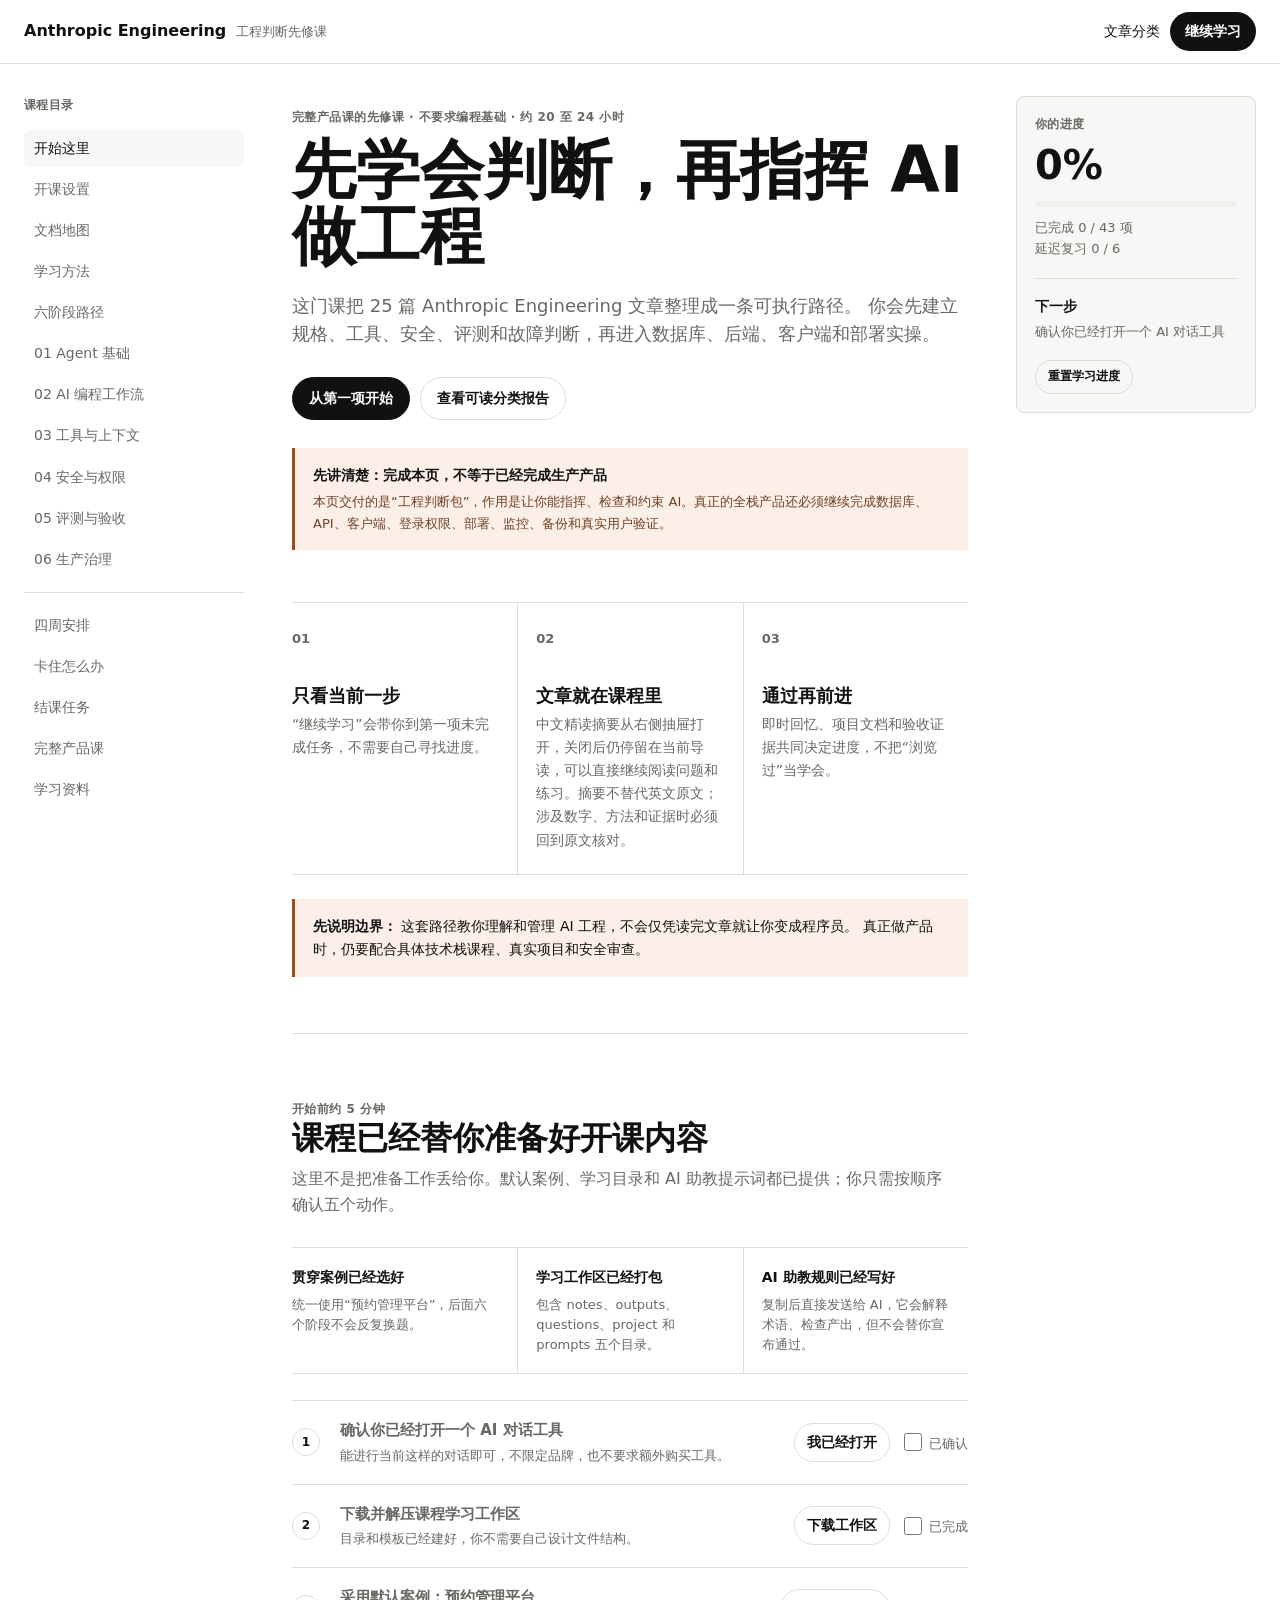
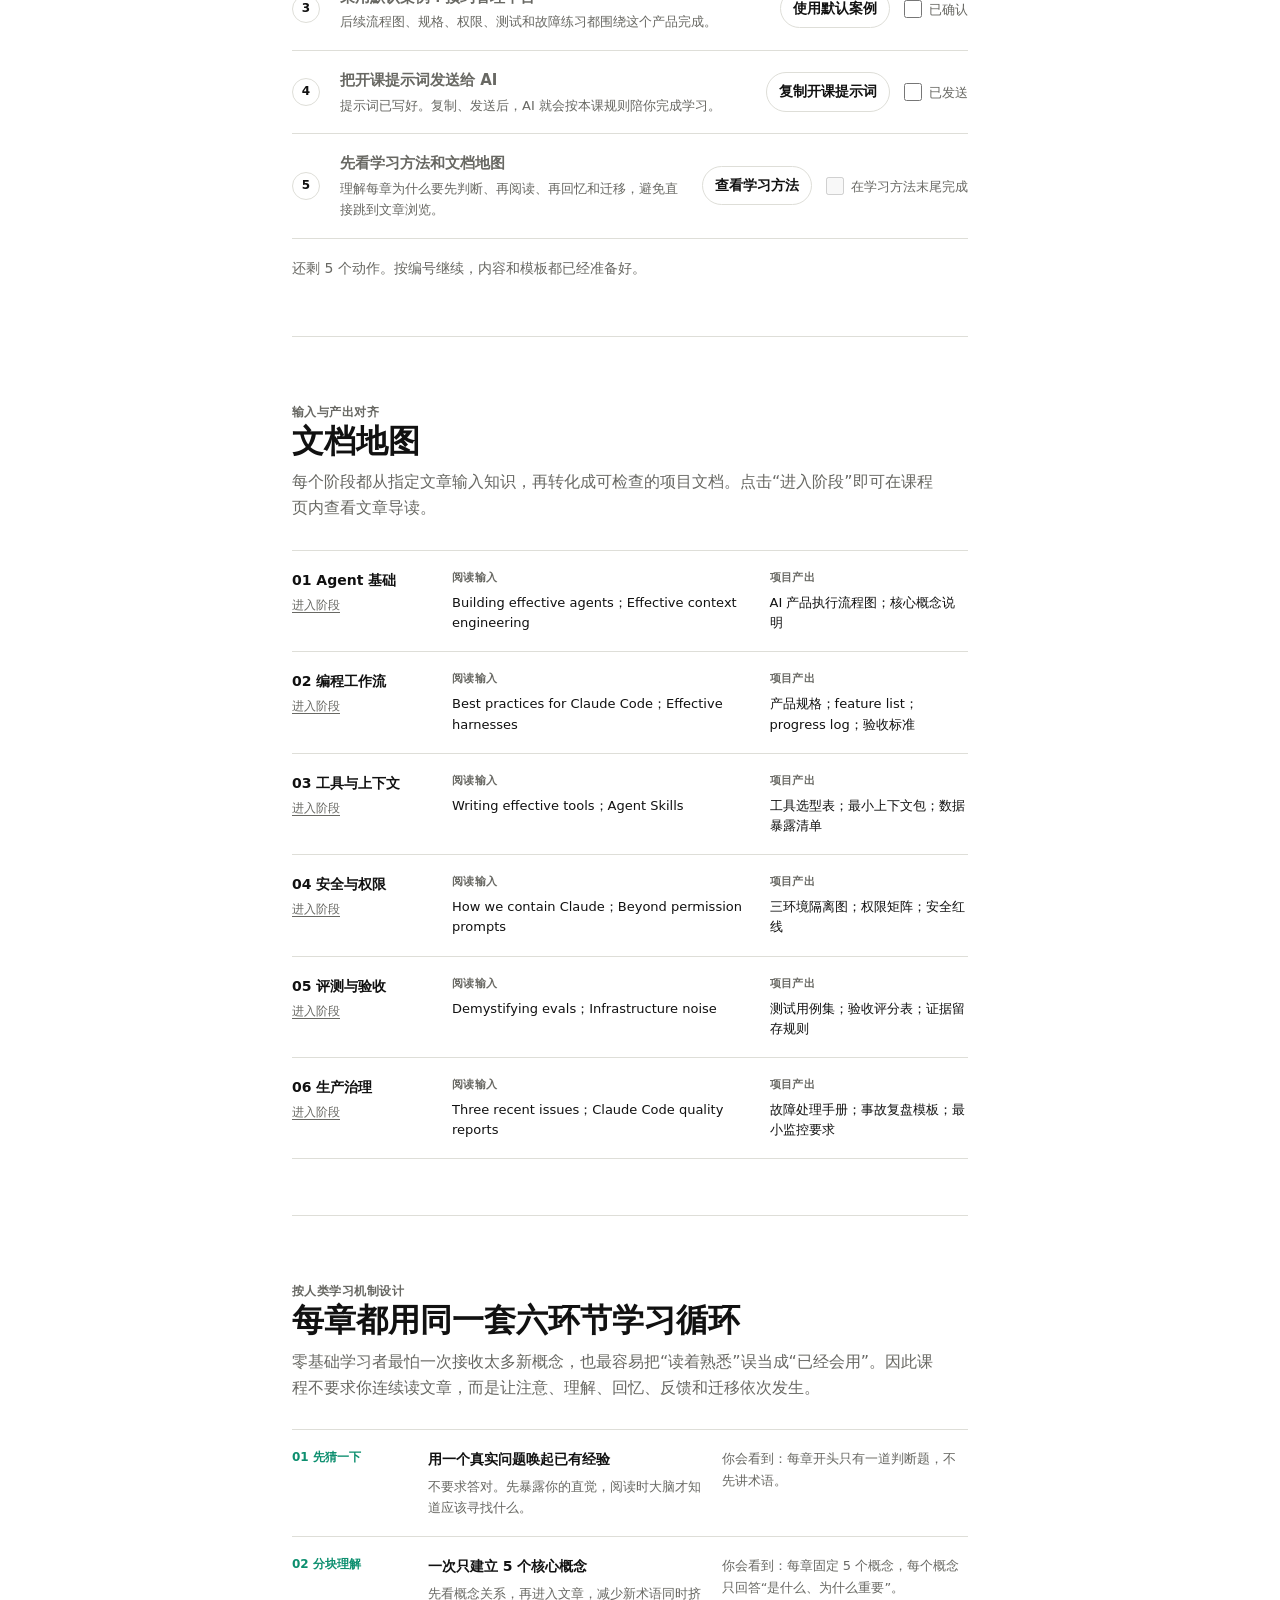
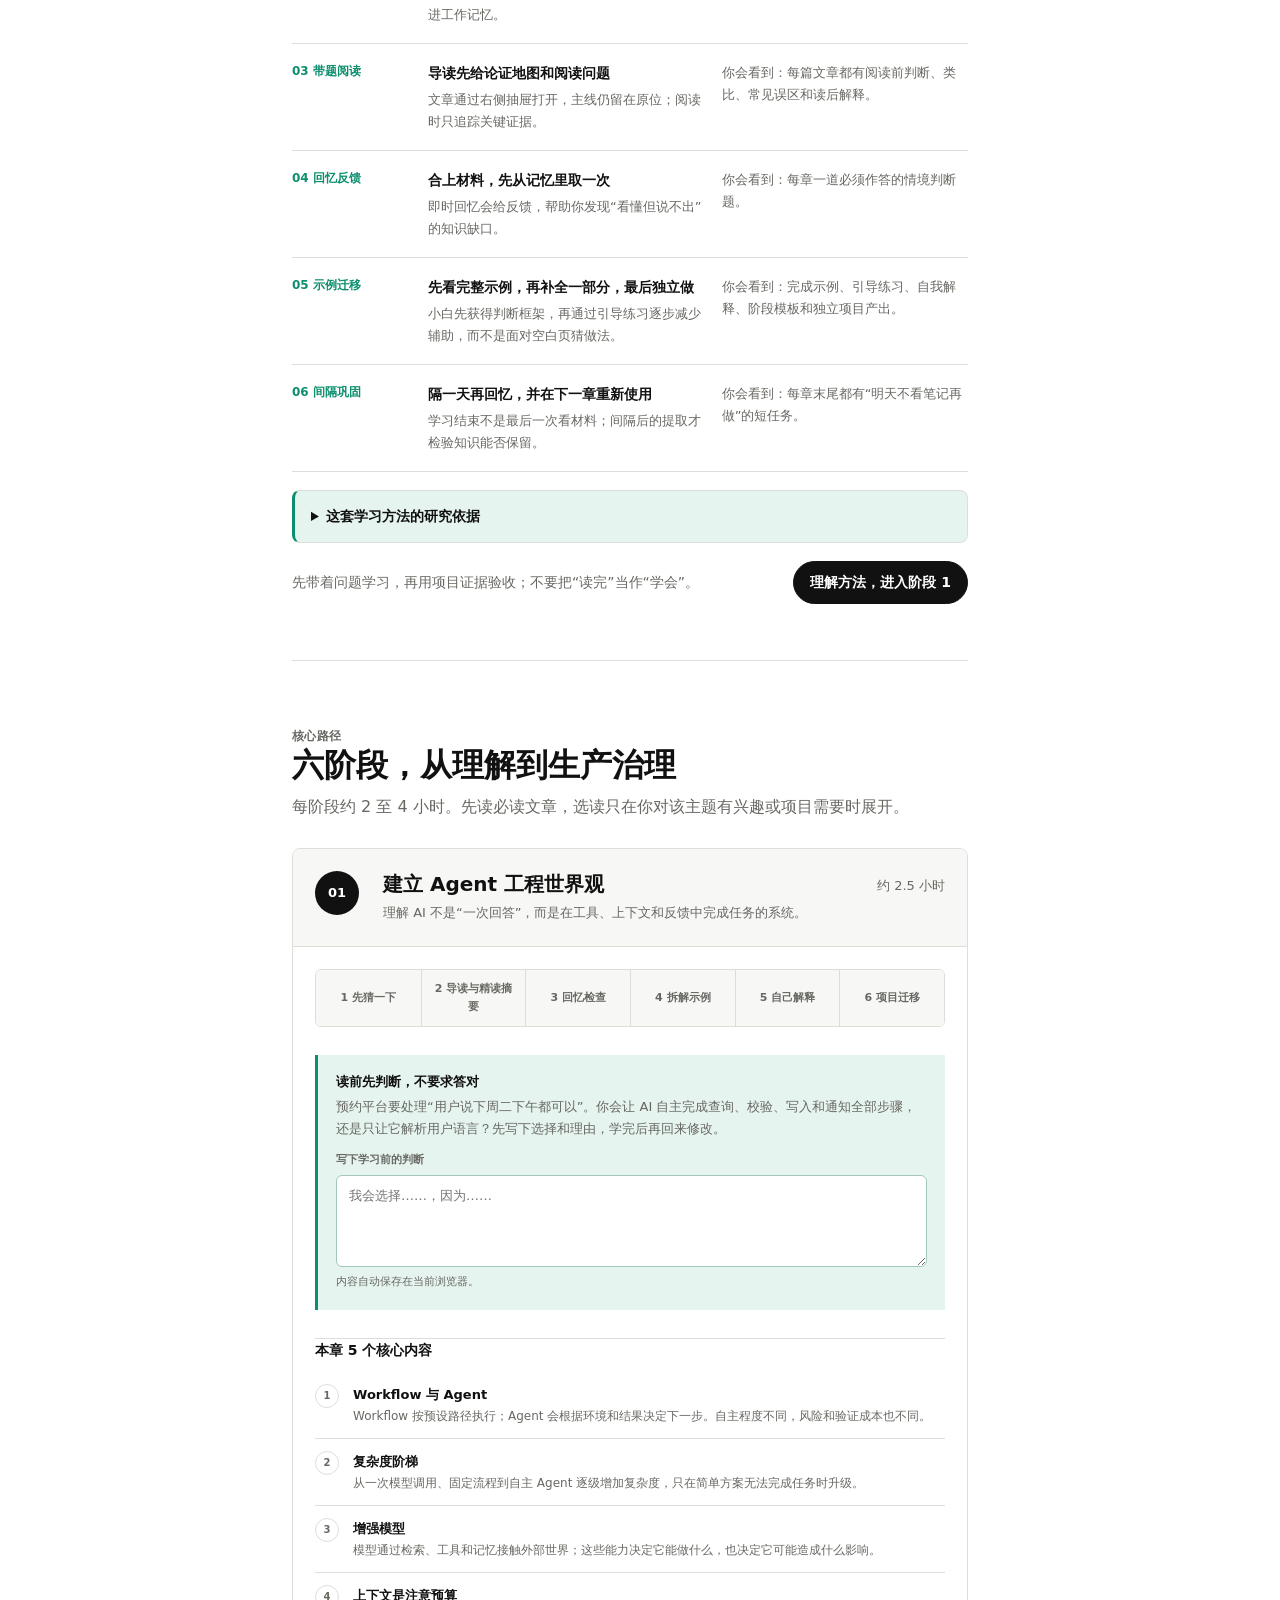
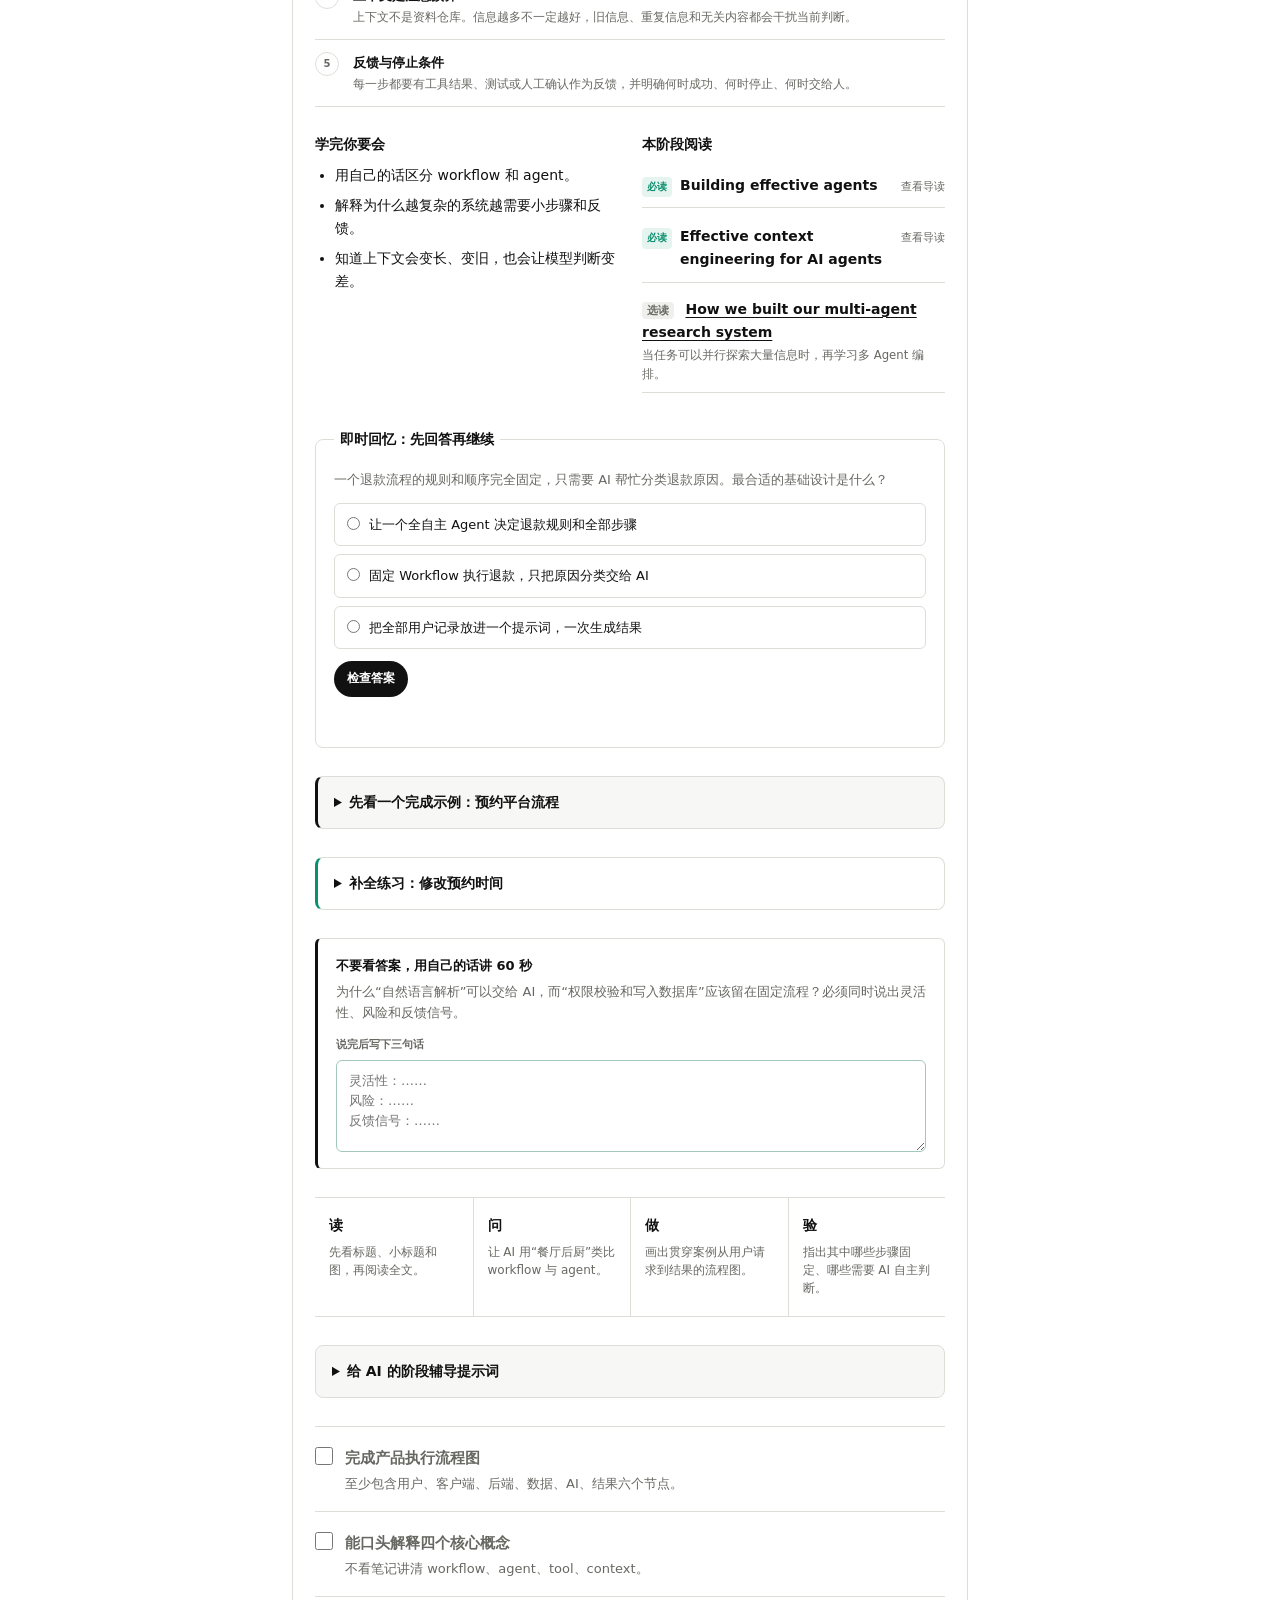
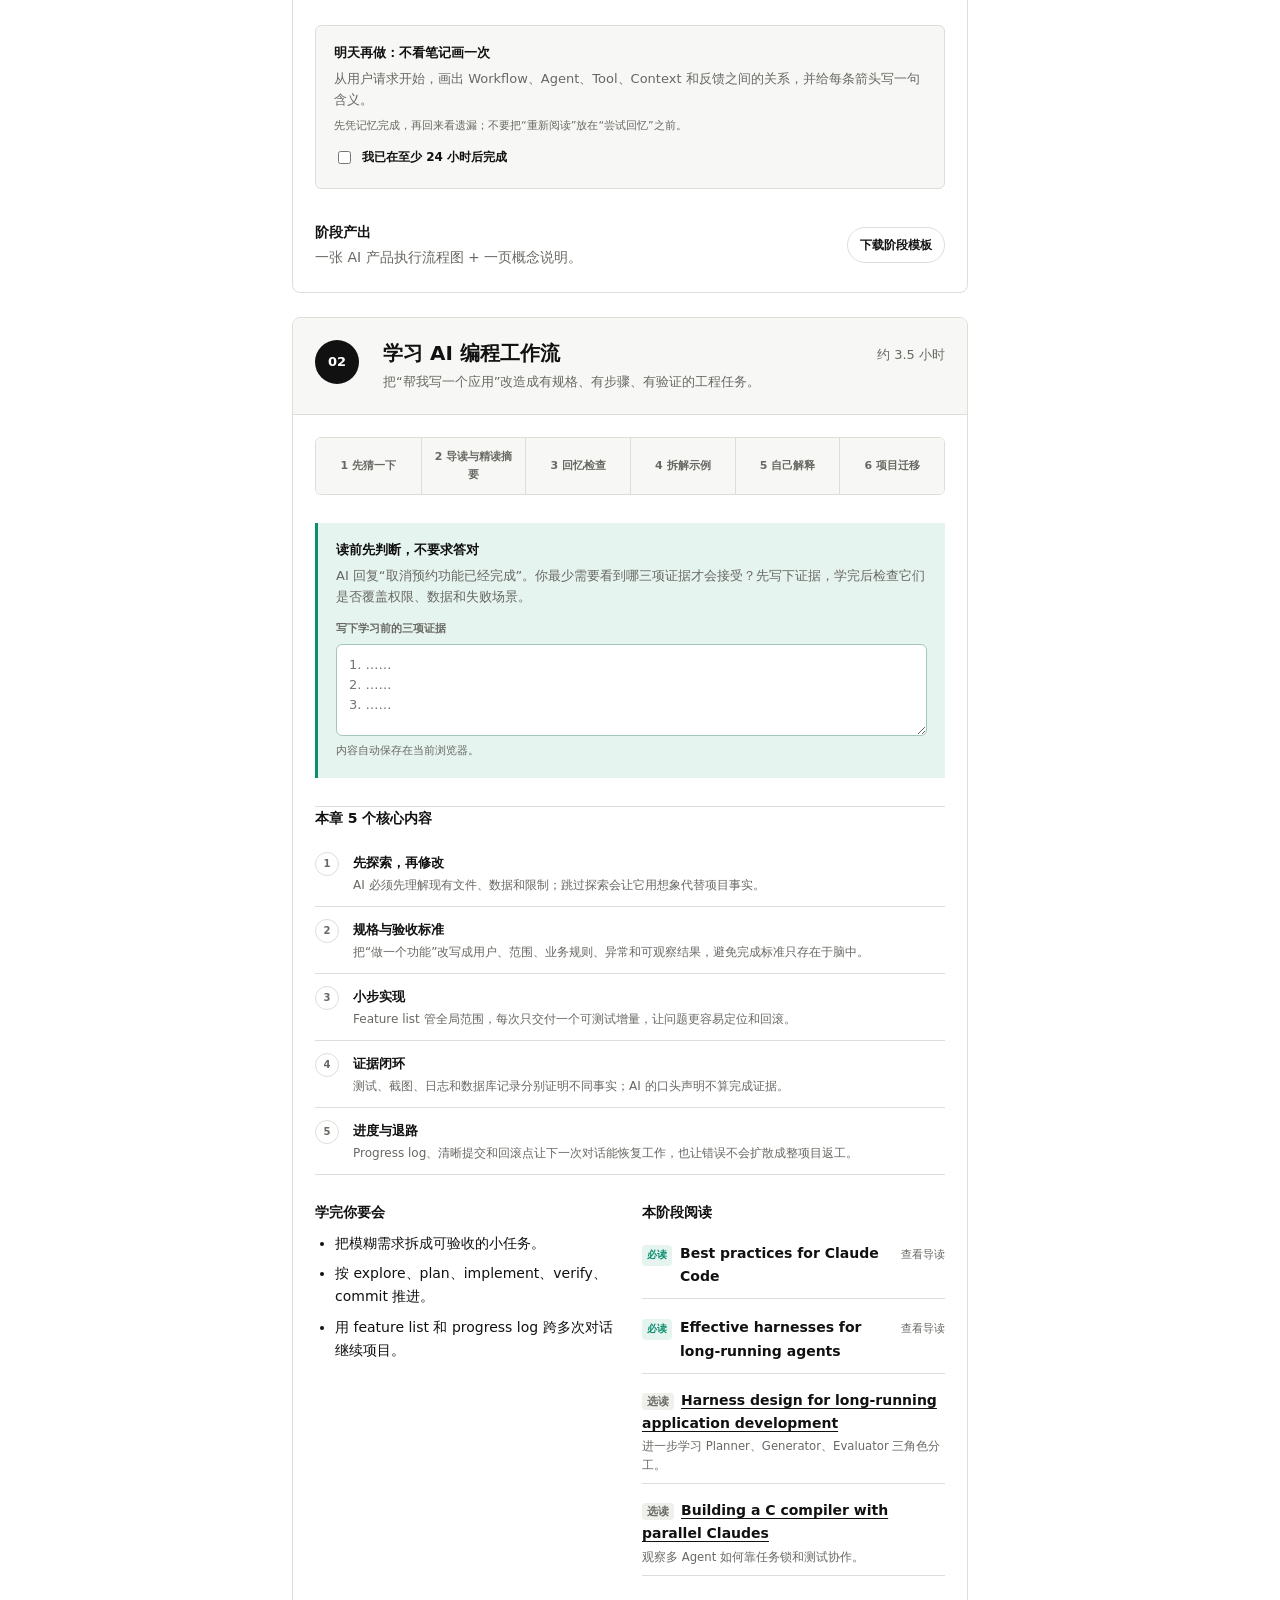
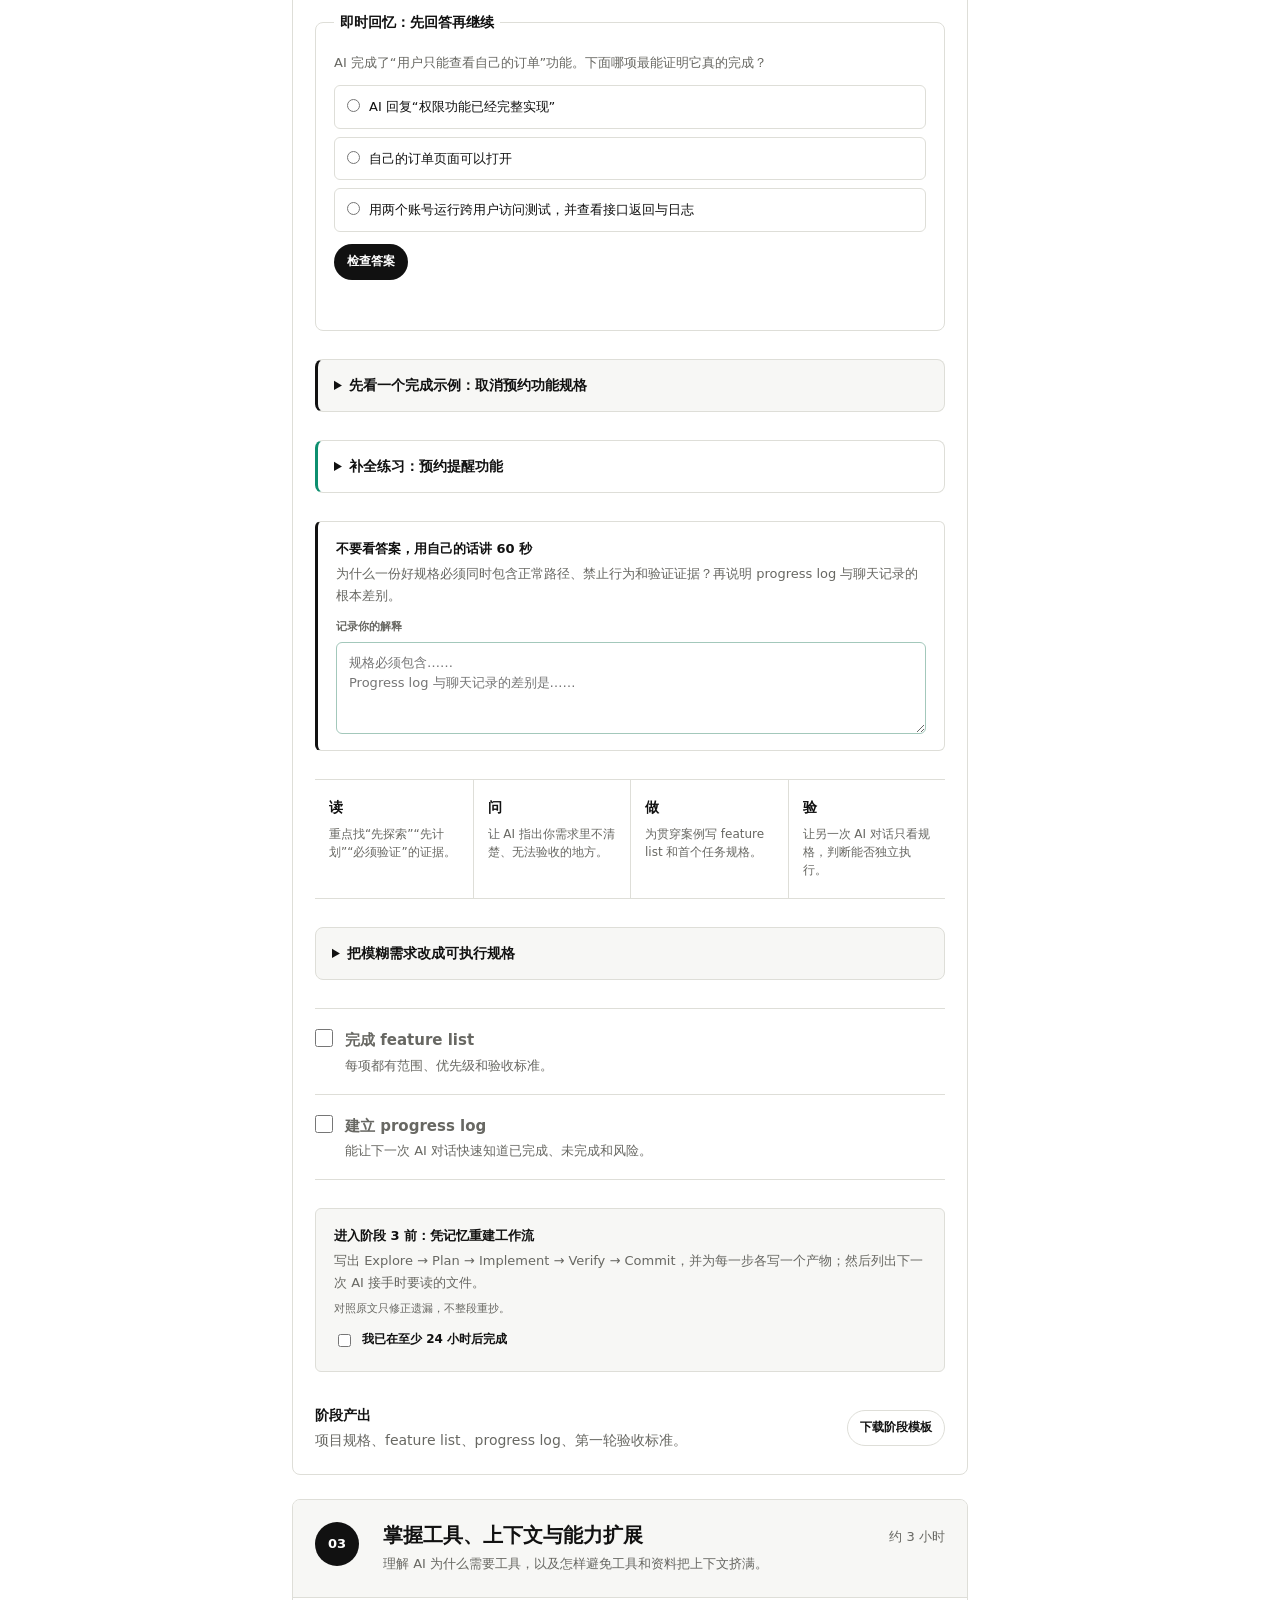
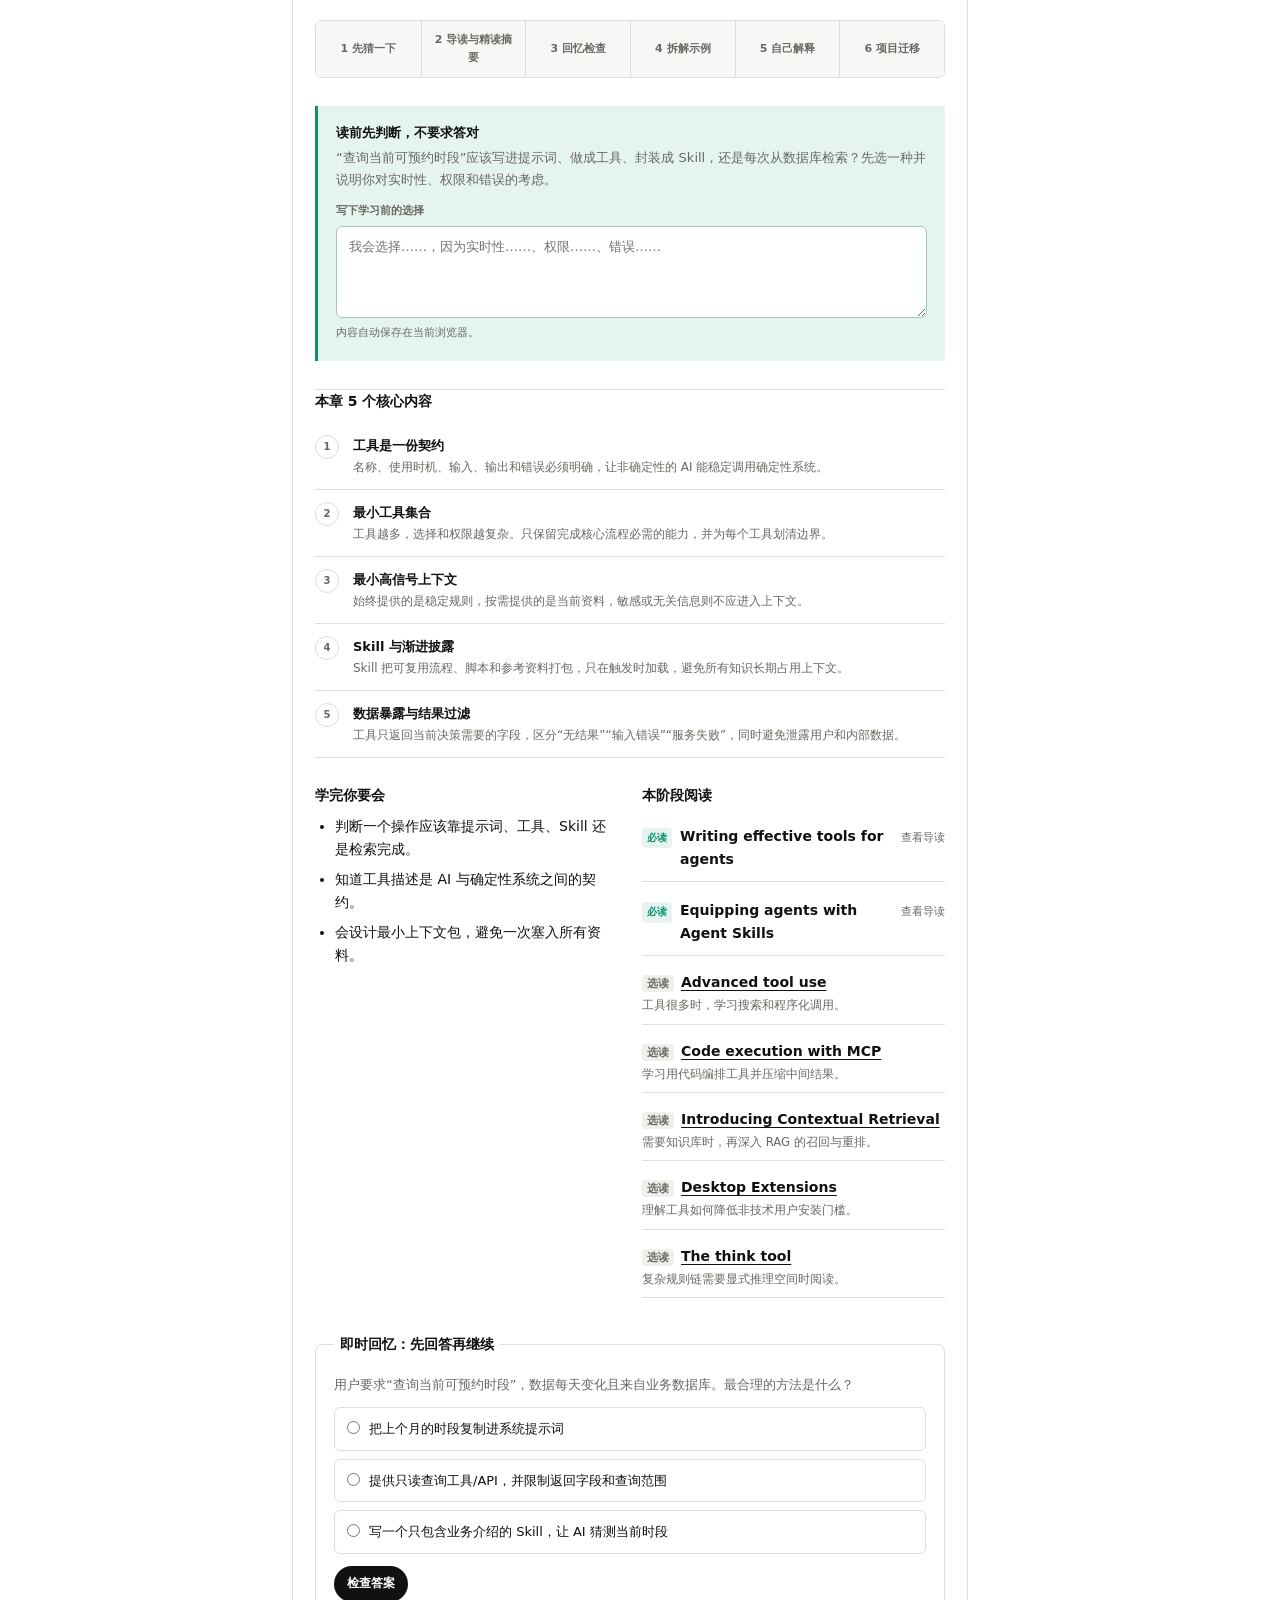
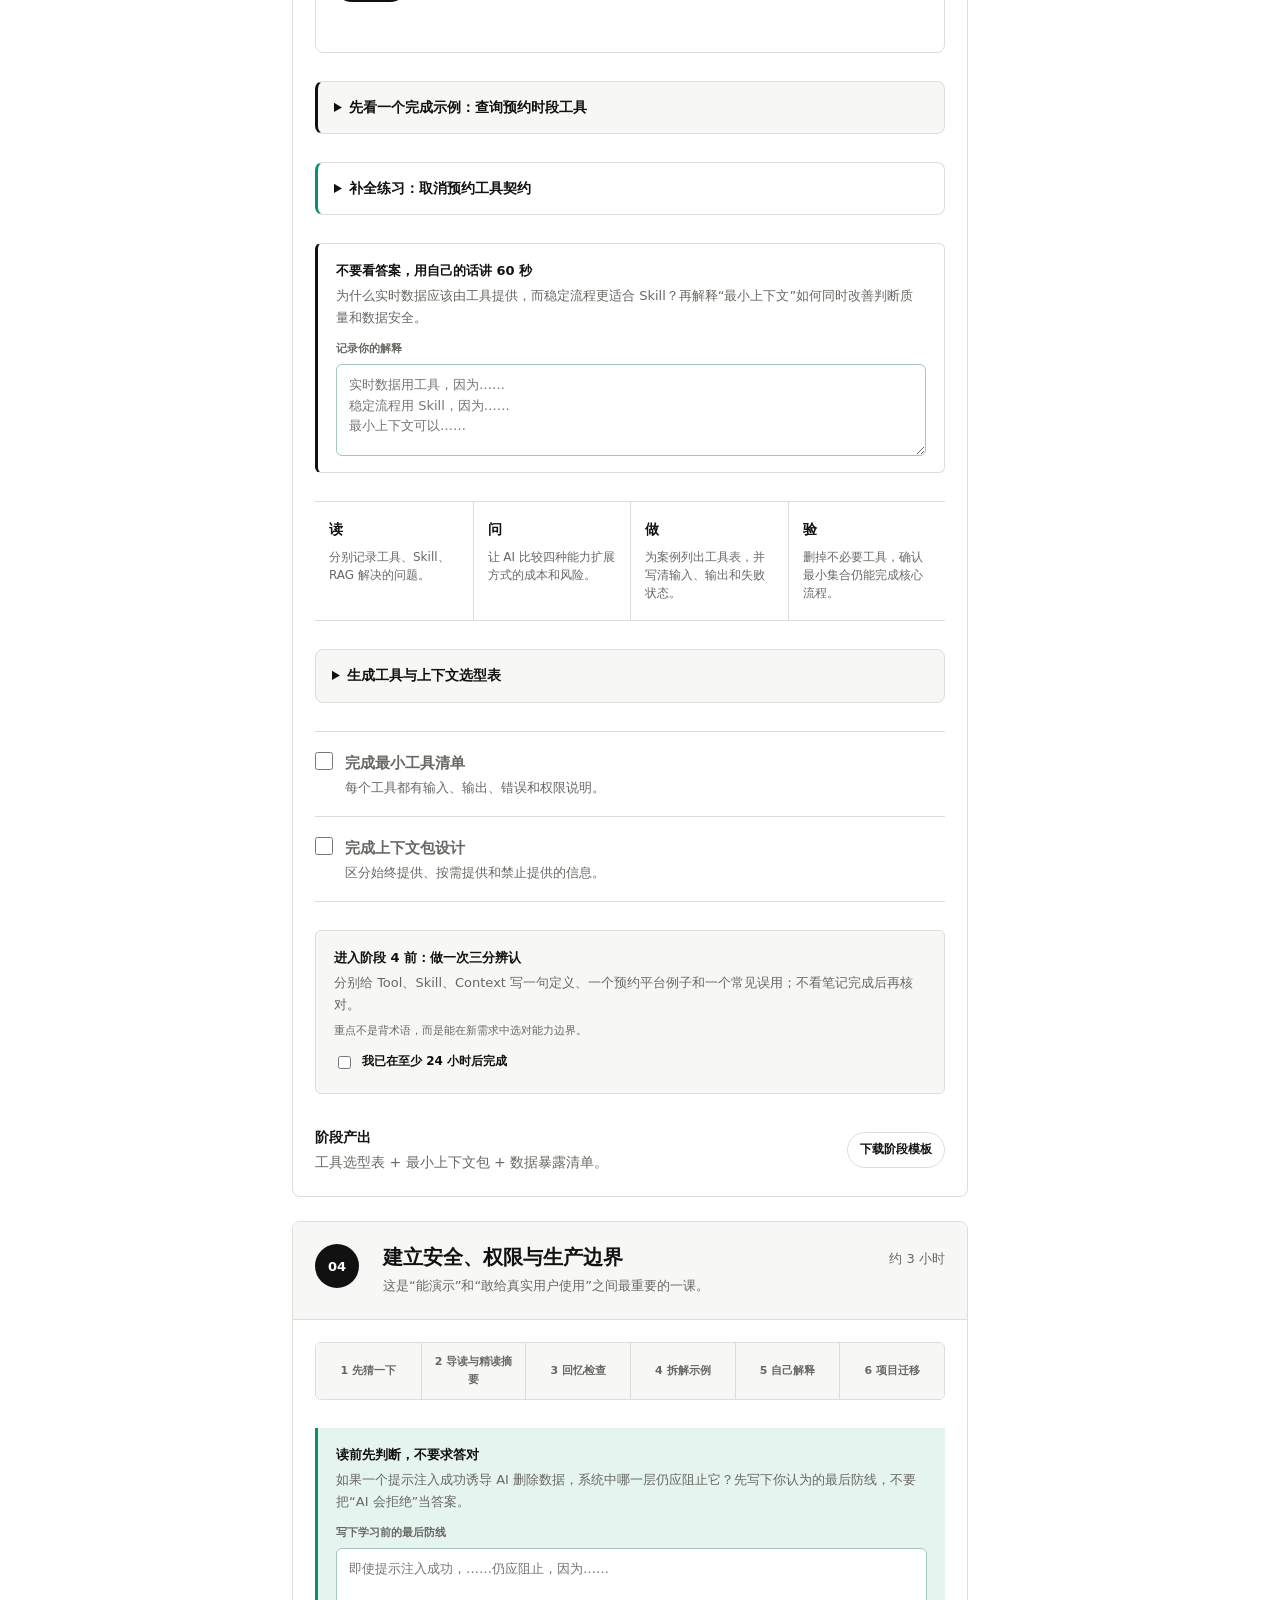
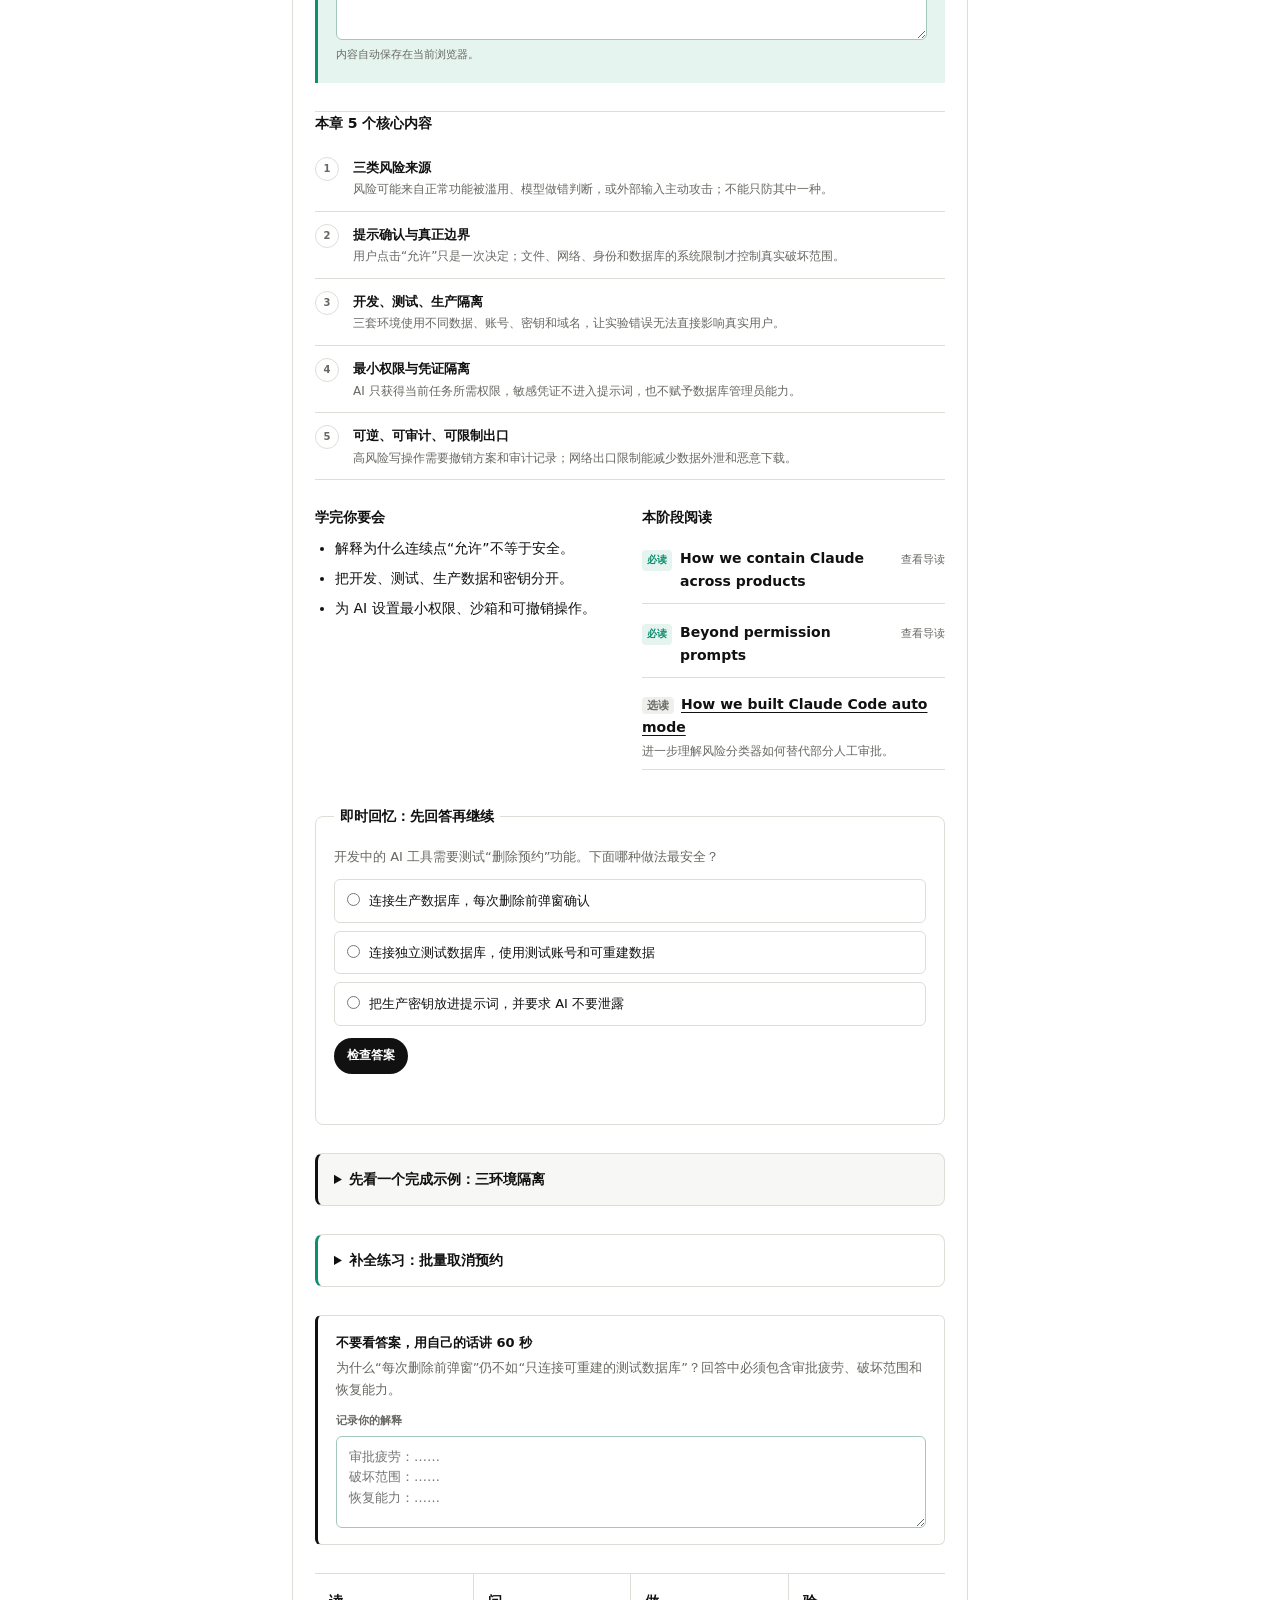
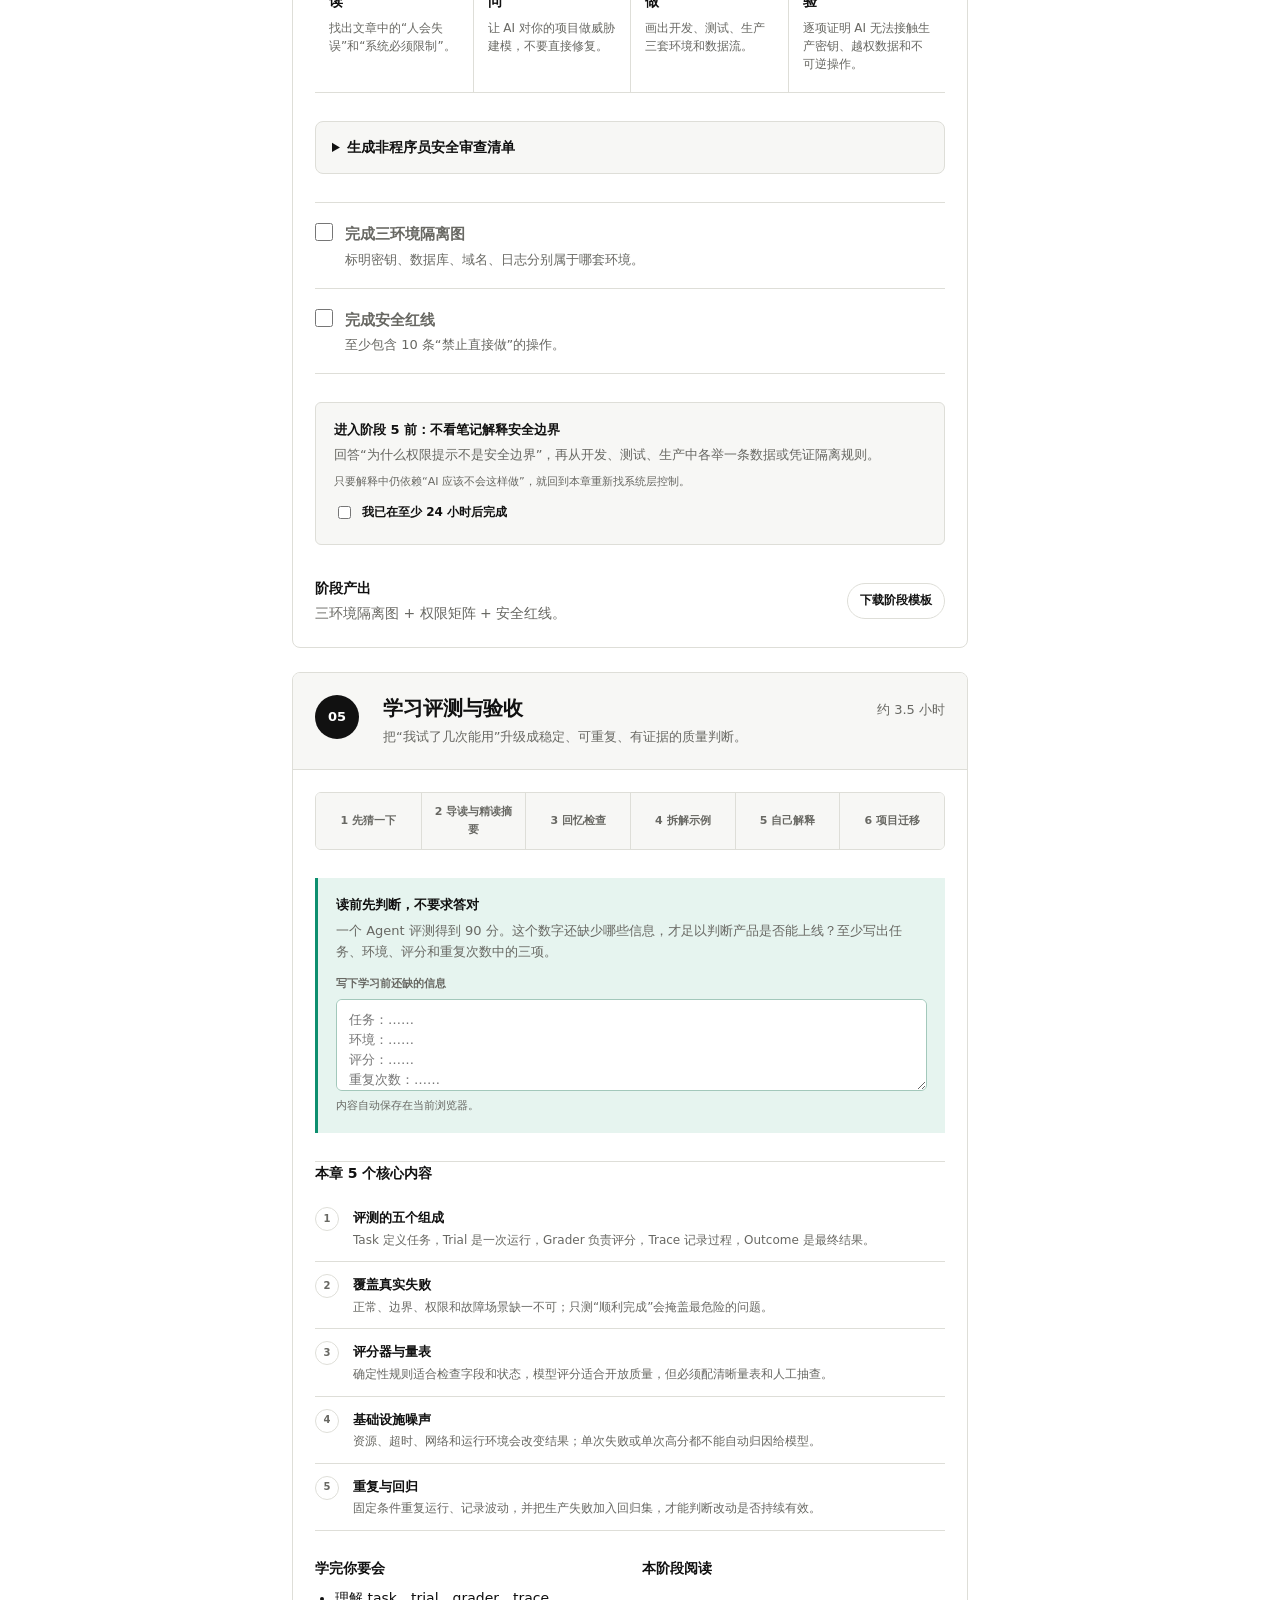
<file: Anthropic工程博客学习路径课程.html>
<!doctype html>
<html lang="zh-CN">
<head>
  <meta charset="utf-8" />
  <meta name="viewport" content="width=device-width, initial-scale=1" />
  <meta name="description" content="面向零基础学习者的 Anthropic Engineering 工程判断先修课。" />
  <title>Anthropic Engineering 工程判断先修课</title>
  <style>
    :root {
      --bg: #ffffff;
      --surface: #f7f7f5;
      --surface-strong: #efefec;
      --ink: #111111;
      --muted: #686863;
      --line: #deded8;
      --accent: #0d8f6f;
      --accent-soft: #e6f4ef;
      --warning: #9a4d1d;
      --warning-soft: #fbefe7;
      --focus: #1473e6;
      --radius: 8px;
      --header-height: 64px;
      --content: 760px;
      --wide: 1400px;
    }

    * {
      box-sizing: border-box;
    }

    html {
      scroll-behavior: smooth;
      scroll-padding-top: calc(var(--header-height) + 24px);
    }

    body {
      margin: 0;
      background: var(--bg);
      color: var(--ink);
      font-family: Inter, ui-sans-serif, system-ui, -apple-system, BlinkMacSystemFont, "Segoe UI", "PingFang SC", "Microsoft YaHei", sans-serif;
      font-size: 16px;
      line-height: 1.65;
    }

    button,
    input {
      font: inherit;
    }

    a {
      color: inherit;
      text-decoration-thickness: 1px;
      text-underline-offset: 3px;
    }

    a:hover {
      text-decoration-thickness: 2px;
    }

    :focus-visible {
      outline: 3px solid color-mix(in srgb, var(--focus) 55%, transparent);
      outline-offset: 3px;
    }

    .skip-link {
      position: fixed;
      left: 16px;
      top: 10px;
      z-index: 100;
      transform: translateY(-150%);
      padding: 8px 12px;
      border-radius: 6px;
      background: var(--ink);
      color: #fff;
      text-decoration: none;
    }

    .skip-link:focus {
      transform: translateY(0);
    }

    .topbar {
      position: sticky;
      top: 0;
      z-index: 30;
      height: var(--header-height);
      border-bottom: 1px solid var(--line);
      background: rgba(255, 255, 255, 0.94);
      backdrop-filter: blur(14px);
    }

    .topbar-inner {
      width: min(100%, var(--wide));
      height: 100%;
      margin: 0 auto;
      padding: 0 24px;
      display: flex;
      align-items: center;
      justify-content: space-between;
      gap: 24px;
    }

    .brand {
      display: flex;
      align-items: baseline;
      gap: 10px;
      min-width: 0;
      font-weight: 700;
      text-decoration: none;
    }

    .brand span {
      color: var(--muted);
      font-size: 13px;
      font-weight: 500;
      white-space: nowrap;
    }

    .top-actions {
      display: flex;
      align-items: center;
      gap: 10px;
    }

    .top-actions a {
      font-size: 14px;
      text-decoration: none;
    }

    .top-actions .primary-link {
      min-height: 38px;
      padding: 8px 15px;
      display: inline-flex;
      align-items: center;
      border-radius: 999px;
      background: var(--ink);
      color: #fff;
      font-weight: 650;
    }

    .app-shell {
      width: min(100%, var(--wide));
      margin: 0 auto;
      padding: 32px 24px 96px;
      display: grid;
      grid-template-columns: 220px minmax(0, var(--content)) 240px;
      justify-content: space-between;
      gap: 48px;
    }

    .side-nav,
    .progress-panel {
      position: sticky;
      top: calc(var(--header-height) + 24px);
      align-self: start;
      max-height: calc(100vh - var(--header-height) - 48px);
      overflow: auto;
    }

    .side-nav {
      display: grid;
      gap: 4px;
    }

    .side-label,
    .panel-label,
    .eyebrow {
      margin: 0 0 10px;
      color: var(--muted);
      font-size: 12px;
      font-weight: 700;
      letter-spacing: 0.04em;
      text-transform: uppercase;
    }

    .side-nav a {
      display: block;
      padding: 7px 10px;
      border-radius: 6px;
      color: var(--muted);
      font-size: 14px;
      text-decoration: none;
    }

    .side-nav a:hover,
    .side-nav a[aria-current="location"] {
      background: var(--surface);
      color: var(--ink);
    }

    .side-divider {
      height: 1px;
      margin: 10px 0;
      background: var(--line);
    }

    main {
      min-width: 0;
    }

    section {
      padding: 56px 0;
      border-top: 1px solid var(--line);
    }

    section:first-child {
      padding-top: 12px;
      border-top: 0;
    }

    .course-intro h1 {
      max-width: 720px;
      margin: 0;
      font-size: clamp(38px, 6vw, 64px);
      line-height: 1.03;
      letter-spacing: 0;
    }

    .course-intro .lede {
      max-width: 680px;
      margin: 22px 0 0;
      color: var(--muted);
      font-size: 18px;
      line-height: 1.6;
    }

    .hero-actions {
      display: flex;
      flex-wrap: wrap;
      gap: 10px;
      margin-top: 28px;
    }

    .course-positioning {
      margin-top: 28px;
      padding: 16px 18px;
      border-left: 3px solid var(--warning);
      background: var(--warning-soft);
    }

    .course-positioning strong {
      display: block;
      margin-bottom: 4px;
      font-size: 14px;
    }

    .course-positioning p {
      margin: 0;
      color: #6f4227;
      font-size: 13px;
    }

    .button,
    .copy-button,
    .stage-toggle,
    .reset-button {
      min-height: 42px;
      border: 1px solid var(--line);
      border-radius: 999px;
      padding: 9px 16px;
      display: inline-flex;
      align-items: center;
      justify-content: center;
      gap: 8px;
      background: #fff;
      color: var(--ink);
      font-weight: 650;
      font-size: 14px;
      text-decoration: none;
      cursor: pointer;
    }

    .button.primary {
      border-color: var(--ink);
      background: var(--ink);
      color: #fff;
    }

    .button:hover,
    .copy-button:hover,
    .stage-toggle:hover,
    .reset-button:hover {
      background: var(--surface);
    }

    .button.primary:hover {
      background: #30302e;
    }

    .start-grid {
      margin-top: 52px;
      display: grid;
      grid-template-columns: repeat(3, minmax(0, 1fr));
      border-top: 1px solid var(--line);
      border-bottom: 1px solid var(--line);
    }

    .start-step {
      min-height: 164px;
      padding: 22px 18px 22px 0;
    }

    .start-step + .start-step {
      border-left: 1px solid var(--line);
      padding-left: 18px;
    }

    .step-number {
      color: var(--muted);
      font-size: 13px;
      font-weight: 700;
    }

    .start-step h2 {
      margin: 32px 0 6px;
      font-size: 18px;
      line-height: 1.3;
    }

    .start-step p {
      margin: 0;
      color: var(--muted);
      font-size: 14px;
    }

    .progress-panel {
      padding: 18px;
      border: 1px solid var(--line);
      border-radius: var(--radius);
      background: var(--surface);
    }

    .progress-value {
      margin: 0;
      font-size: 40px;
      line-height: 1;
      font-weight: 650;
    }

    .progress-track {
      height: 6px;
      margin: 16px 0 10px;
      overflow: hidden;
      border-radius: 999px;
      background: var(--surface-strong);
    }

    .progress-fill {
      width: 0;
      height: 100%;
      border-radius: inherit;
      background: var(--accent);
      transition: width 180ms ease;
    }

    .progress-copy {
      margin: 0;
      color: var(--muted);
      font-size: 13px;
    }

    .next-task {
      margin: 18px 0;
      padding-top: 16px;
      border-top: 1px solid var(--line);
    }

    .next-task b {
      display: block;
      margin-bottom: 5px;
      font-size: 14px;
    }

    .next-task span {
      display: block;
      color: var(--muted);
      font-size: 13px;
      line-height: 1.45;
    }

    .reset-button {
      min-height: 34px;
      padding: 6px 12px;
      background: transparent;
      font-size: 12px;
    }

    h2 {
      margin: 0;
      font-size: 32px;
      line-height: 1.14;
      letter-spacing: 0;
    }

    h3 {
      margin: 0;
      font-size: 20px;
      line-height: 1.3;
    }

    .section-head {
      margin-bottom: 28px;
    }

    .section-head p {
      max-width: 650px;
      margin: 10px 0 0;
      color: var(--muted);
    }

    .notice {
      margin: 24px 0 0;
      padding: 16px 18px;
      border-left: 3px solid var(--accent);
      background: var(--accent-soft);
      font-size: 14px;
    }

    .notice.warning {
      border-left-color: var(--warning);
      background: var(--warning-soft);
    }

    .check-list {
      display: grid;
      gap: 0;
      border-top: 1px solid var(--line);
    }

    .check-item {
      min-height: 64px;
      display: flex;
      align-items: flex-start;
      gap: 12px;
      padding: 17px 0;
      border-bottom: 1px solid var(--line);
      cursor: pointer;
    }

    .check-item input {
      width: 18px;
      height: 18px;
      flex: 0 0 auto;
      margin: 3px 0 0;
      accent-color: var(--accent);
    }

    .check-item strong,
    .check-item span {
      display: block;
    }

    .check-item strong {
      font-size: 15px;
    }

    .check-item span {
      margin-top: 2px;
      color: var(--muted);
      font-size: 13px;
    }

    .check-item:has(input:checked) strong {
      color: var(--muted);
      text-decoration: line-through;
      text-decoration-thickness: 1px;
    }

    .setup-defaults {
      margin-bottom: 26px;
      display: grid;
      grid-template-columns: repeat(3, minmax(0, 1fr));
      border-top: 1px solid var(--line);
      border-bottom: 1px solid var(--line);
    }

    .setup-default {
      min-height: 108px;
      padding: 18px;
    }

    .setup-default:first-child {
      padding-left: 0;
    }

    .setup-default + .setup-default {
      border-left: 1px solid var(--line);
    }

    .setup-default b,
    .setup-default span {
      display: block;
    }

    .setup-default b {
      margin-bottom: 6px;
      font-size: 14px;
    }

    .setup-default span {
      color: var(--muted);
      font-size: 13px;
      line-height: 1.55;
    }

    .setup-item {
      display: grid;
      grid-template-columns: 34px minmax(0, 1fr) auto auto;
      align-items: center;
      gap: 14px;
      cursor: default;
    }

    .setup-item .setup-index {
      width: 28px;
      height: 28px;
      margin: 0;
      display: grid;
      place-items: center;
      border: 1px solid var(--line);
      border-radius: 50%;
      color: var(--ink);
      font-size: 12px;
      font-weight: 700;
    }

    .setup-item .setup-copy {
      min-width: 0;
      margin: 0;
    }

    .setup-action {
      min-height: 36px;
      margin: 0;
      padding: 7px 12px;
      white-space: nowrap;
    }

    .setup-confirm {
      display: flex;
      align-items: center;
      gap: 7px;
      color: var(--muted);
      font-size: 12px;
      cursor: pointer;
    }

    .setup-confirm input {
      margin: 0;
    }

    .setup-item:has(input:checked) {
      background: var(--surface);
    }

    .setup-item:has(input:checked) strong {
      color: var(--ink);
      text-decoration: none;
    }

    .setup-item:has(input:checked) .setup-index {
      border-color: var(--ink);
      background: var(--ink);
      color: #fff;
    }

    .prepare-footer {
      margin-top: 18px;
      display: flex;
      align-items: center;
      justify-content: space-between;
      gap: 16px;
    }

    .prepare-footer .button[hidden] {
      display: none;
    }

    .ready-state {
      margin: 0;
      color: var(--muted);
      font-size: 14px;
    }

    .ready-state.is-ready {
      color: var(--accent);
      font-weight: 650;
    }

    .document-map {
      border-top: 1px solid var(--line);
    }

    .document-row {
      padding: 18px 0;
      display: grid;
      grid-template-columns: 140px minmax(0, 1.2fr) minmax(0, 0.8fr);
      gap: 20px;
      border-bottom: 1px solid var(--line);
      align-items: start;
    }

    .document-stage {
      font-size: 14px;
      font-weight: 700;
    }

    .document-stage a {
      display: block;
      margin-top: 4px;
      color: var(--muted);
      font-size: 12px;
      font-weight: 500;
    }

    .document-cell b {
      display: block;
      margin-bottom: 6px;
      color: var(--muted);
      font-size: 11px;
      letter-spacing: 0.04em;
      text-transform: uppercase;
    }

    .document-cell span {
      display: block;
      font-size: 13px;
      line-height: 1.55;
    }

    .learning-model {
      border-top: 1px solid var(--line);
    }

    .learning-model-row {
      padding: 18px 0;
      display: grid;
      grid-template-columns: 116px minmax(0, 1fr) minmax(0, 0.9fr);
      gap: 20px;
      align-items: start;
      border-bottom: 1px solid var(--line);
    }

    .learning-model-step {
      color: var(--accent);
      font-size: 12px;
      font-weight: 750;
    }

    .learning-model-row b {
      display: block;
      margin-bottom: 4px;
      font-size: 14px;
    }

    .learning-model-row p {
      margin: 0;
      color: var(--muted);
      font-size: 13px;
    }

    .research-note {
      margin-top: 18px;
      border-left: 3px solid var(--accent);
      background: var(--accent-soft);
    }

    .research-note .research-body {
      padding: 0 16px 16px;
      color: var(--muted);
      font-size: 13px;
    }

    .research-note .research-body p {
      margin: 0 0 9px;
    }

    .research-note .research-body p:last-child {
      margin-bottom: 0;
    }

    .path-list {
      display: grid;
      gap: 24px;
    }

    .learning-stage {
      scroll-margin-top: calc(var(--header-height) + 24px);
      border: 1px solid var(--line);
      border-radius: var(--radius);
      background: #fff;
      overflow: hidden;
    }

    .stage-header {
      padding: 22px;
      display: grid;
      grid-template-columns: 52px minmax(0, 1fr) auto;
      gap: 16px;
      align-items: start;
      background: var(--surface);
      border-bottom: 1px solid var(--line);
    }

    .stage-index {
      width: 44px;
      height: 44px;
      display: grid;
      place-items: center;
      border-radius: 50%;
      background: var(--ink);
      color: #fff;
      font-size: 13px;
      font-weight: 700;
    }

    .stage-header h3 {
      margin-bottom: 5px;
    }

    .stage-header p,
    .stage-time {
      margin: 0;
      color: var(--muted);
      font-size: 13px;
    }

    .stage-time {
      padding-top: 4px;
      white-space: nowrap;
    }

    .stage-body {
      padding: 22px;
      display: grid;
      gap: 28px;
    }

    .lesson-loop {
      display: grid;
      grid-template-columns: repeat(6, minmax(0, 1fr));
      border: 1px solid var(--line);
      border-radius: 6px;
      overflow: hidden;
    }

    .lesson-loop span {
      min-height: 52px;
      padding: 10px 8px;
      display: grid;
      place-items: center;
      color: var(--muted);
      background: var(--surface);
      font-size: 11px;
      font-weight: 650;
      text-align: center;
    }

    .lesson-loop span + span {
      border-left: 1px solid var(--line);
    }

    .chapter-prequestion {
      padding: 16px 18px;
      border-left: 3px solid var(--accent);
      background: var(--accent-soft);
    }

    .chapter-prequestion b,
    .self-explain b,
    .spaced-review b {
      display: block;
      margin-bottom: 4px;
      font-size: 13px;
    }

    .chapter-prequestion p,
    .self-explain p,
    .spaced-review p {
      margin: 0;
      color: var(--muted);
      font-size: 13px;
    }

    .reflection-field {
      margin-top: 12px;
      display: grid;
      gap: 6px;
    }

    .reflection-field span {
      color: var(--muted);
      font-size: 11px;
      font-weight: 650;
    }

    .reflection-field textarea {
      width: 100%;
      min-height: 92px;
      resize: vertical;
      padding: 10px 12px;
      border: 1px solid color-mix(in srgb, var(--accent) 28%, var(--line));
      border-radius: 6px;
      background: #fff;
      color: var(--ink);
      font: inherit;
      font-size: 13px;
      line-height: 1.55;
    }

    .reflection-field textarea:focus {
      border-color: var(--focus);
      outline: 2px solid color-mix(in srgb, var(--focus) 22%, transparent);
      outline-offset: 1px;
    }

    .save-note {
      color: var(--muted);
      font-size: 11px;
    }

    .concept-sequence {
      border-top: 1px solid var(--line);
    }

    .concept-sequence > h4 {
      margin: 0;
      padding: 0 0 10px;
      font-size: 14px;
    }

    .concept-item {
      padding: 12px 0;
      display: grid;
      grid-template-columns: 28px minmax(0, 1fr);
      gap: 10px;
      border-bottom: 1px solid var(--line);
    }

    .concept-item > span {
      width: 24px;
      height: 24px;
      display: grid;
      place-items: center;
      border: 1px solid var(--line);
      border-radius: 50%;
      color: var(--muted);
      font-size: 10px;
      font-weight: 750;
    }

    .concept-item b {
      display: block;
      margin-bottom: 2px;
      font-size: 13px;
    }

    .concept-item p {
      margin: 0;
      color: var(--muted);
      font-size: 12px;
      line-height: 1.55;
    }

    .content-grid {
      display: grid;
      grid-template-columns: minmax(0, 1fr) minmax(0, 1fr);
      gap: 24px;
    }

    .content-block h4 {
      margin: 0 0 10px;
      font-size: 14px;
      line-height: 1.35;
    }

    .content-block ul,
    .content-block ol {
      margin: 0;
      padding-left: 20px;
    }

    .content-block li {
      margin: 7px 0;
      font-size: 14px;
    }

    .reading-links {
      list-style: none;
      padding: 0 !important;
    }

    .reading-links li {
      padding: 8px 0;
      border-bottom: 1px solid var(--line);
    }

    .reading-links li:first-child {
      padding-top: 0;
    }

    .reading-links a {
      font-weight: 600;
    }

    .reading-links small {
      display: block;
      margin-top: 2px;
      color: var(--muted);
    }

    .reading-links .optional::before {
      content: "选读";
      margin-right: 7px;
      padding: 2px 5px;
      border-radius: 4px;
      background: var(--surface-strong);
      color: var(--muted);
      font-size: 11px;
      font-weight: 700;
    }

    .article-unit {
      padding: 0 !important;
      border-bottom: 0 !important;
      scroll-margin-top: calc(var(--header-height) + 24px);
    }

    .article-unit > details {
      border: 0;
      border-bottom: 1px solid var(--line);
      border-radius: 0;
      background: transparent;
    }

    .article-unit > details > summary {
      padding: 10px 0;
      display: grid;
      grid-template-columns: auto minmax(0, 1fr) auto;
      gap: 8px;
      align-items: baseline;
      list-style: none;
    }

    .article-unit > details > summary::-webkit-details-marker {
      display: none;
    }

    .article-unit > details > summary::after {
      content: "查看导读";
      color: var(--muted);
      font-size: 11px;
      font-weight: 500;
    }

    .article-unit > details[open] > summary::after {
      content: "收起";
    }

    .reading-type {
      padding: 2px 5px;
      border-radius: 4px;
      background: var(--accent-soft);
      color: var(--accent);
      font-size: 10px;
      font-weight: 700;
    }

    .article-title {
      font-size: 14px;
      font-weight: 650;
    }

    .article-guide {
      padding: 4px 0 16px;
    }

    .article-guide > p {
      margin: 0 0 12px;
      color: var(--muted);
      font-size: 13px;
    }

    .guide-grid {
      display: grid;
      grid-template-columns: repeat(2, minmax(0, 1fr));
      gap: 12px;
      margin-bottom: 12px;
    }

    .guide-block {
      padding: 12px;
      border-radius: 6px;
      background: var(--surface);
    }

    .guide-block b {
      display: block;
      margin-bottom: 5px;
      font-size: 12px;
    }

    .guide-block p,
    .guide-block ul {
      margin: 0;
      color: var(--muted);
      font-size: 12px;
      line-height: 1.55;
    }

    .guide-block ul {
      padding-left: 17px;
    }

    .guide-actions {
      display: flex;
      flex-wrap: wrap;
      align-items: center;
      gap: 10px;
    }

    .original-link {
      min-height: 34px;
      padding: 6px 11px;
      display: inline-flex;
      align-items: center;
      border: 1px solid var(--line);
      border-radius: 999px;
      font-size: 12px;
      font-weight: 650;
      text-decoration: none;
    }

    .article-complete {
      flex: 1 1 260px;
      min-height: 34px;
      padding: 6px 10px;
      display: flex;
      align-items: center;
      gap: 8px;
      border-radius: 6px;
      background: var(--accent-soft);
      color: var(--accent);
      font-size: 12px;
      font-weight: 650;
      cursor: pointer;
    }

    .worked-example {
      border-left: 3px solid var(--ink);
      background: var(--surface);
    }

    .worked-example .example-body {
      padding: 0 16px 16px;
      color: var(--muted);
      font-size: 13px;
    }

    .worked-example .example-body b {
      color: var(--ink);
    }

    .worked-example .example-body p {
      margin: 0 0 9px;
    }

    .self-explain,
    .spaced-review {
      padding: 16px 18px;
      border: 1px solid var(--line);
      border-radius: 6px;
      background: #fff;
    }

    .self-explain {
      border-left: 3px solid var(--ink);
    }

    .guided-practice {
      border-left: 3px solid var(--accent);
      background: #fff;
    }

    .guided-practice .guided-body {
      padding: 0 16px 16px;
      color: var(--muted);
      font-size: 13px;
    }

    .guided-practice .guided-body p {
      margin: 0 0 9px;
    }

    .guided-practice .guided-body ol {
      margin: 0 0 12px;
      padding-left: 20px;
    }

    .guided-practice .guided-body li {
      margin: 5px 0;
    }

    .spaced-review {
      background: var(--surface);
    }

    .spaced-review small {
      display: block;
      margin-top: 7px;
      color: var(--muted);
      font-size: 11px;
    }

    .review-confirm {
      margin-top: 12px;
      display: inline-flex;
      align-items: center;
      gap: 8px;
      color: var(--ink);
      font-size: 12px;
      font-weight: 650;
      cursor: pointer;
    }

    .review-confirm input {
      accent-color: var(--accent);
    }

    .knowledge-check {
      margin: 0;
      padding: 18px;
      border: 1px solid var(--line);
      border-radius: var(--radius);
      background: #fff;
    }

    .knowledge-check legend {
      padding: 0 6px;
      font-size: 14px;
      font-weight: 700;
    }

    .knowledge-check > p {
      margin: 0 0 12px;
      color: var(--muted);
      font-size: 13px;
    }

    .quiz-options {
      display: grid;
      gap: 8px;
    }

    .quiz-option {
      padding: 10px 12px;
      display: flex;
      align-items: flex-start;
      gap: 9px;
      border: 1px solid var(--line);
      border-radius: 6px;
      font-size: 13px;
      cursor: pointer;
    }

    .quiz-option:hover {
      background: var(--surface);
    }

    .quiz-option input {
      margin: 3px 0 0;
      accent-color: var(--accent);
    }

    .quiz-submit {
      min-height: 36px;
      margin-top: 12px;
      padding: 7px 13px;
      border: 0;
      border-radius: 999px;
      background: var(--ink);
      color: #fff;
      font-size: 12px;
      font-weight: 650;
      cursor: pointer;
    }

    .quiz-feedback {
      min-height: 22px;
      margin: 10px 0 0 !important;
      font-weight: 650;
    }

    .quiz-feedback.is-correct {
      color: var(--accent);
    }

    .quiz-feedback.is-wrong {
      color: var(--warning);
    }

    .mastery-check {
      position: absolute;
      width: 1px;
      height: 1px;
      overflow: hidden;
      clip: rect(0 0 0 0);
      white-space: nowrap;
      clip-path: inset(50%);
    }

    .article-complete input {
      width: 16px;
      height: 16px;
      margin: 0;
      accent-color: var(--accent);
    }

    .article-complete.check-item {
      border: 0;
    }

    .article-complete.check-item strong {
      font-size: 12px;
    }

    .workflow {
      display: grid;
      grid-template-columns: repeat(4, minmax(0, 1fr));
      border-top: 1px solid var(--line);
      border-bottom: 1px solid var(--line);
    }

    .workflow-step {
      min-height: 118px;
      padding: 16px 14px;
    }

    .workflow-step + .workflow-step {
      border-left: 1px solid var(--line);
    }

    .workflow-step b {
      display: block;
      margin-bottom: 6px;
      font-size: 14px;
    }

    .workflow-step span {
      display: block;
      color: var(--muted);
      font-size: 12px;
      line-height: 1.5;
    }

    details {
      border: 1px solid var(--line);
      border-radius: var(--radius);
      background: var(--surface);
    }

    summary {
      padding: 14px 16px;
      cursor: pointer;
      font-size: 14px;
      font-weight: 650;
    }

    .prompt-wrap {
      padding: 0 16px 16px;
    }

    .prompt {
      margin: 0;
      padding: 14px;
      overflow: auto;
      border: 1px solid var(--line);
      border-radius: 6px;
      background: #fff;
      color: #2f2f2c;
      font-family: ui-monospace, SFMono-Regular, Menlo, Monaco, Consolas, monospace;
      font-size: 13px;
      line-height: 1.65;
      white-space: pre-wrap;
    }

    .copy-button {
      min-height: 34px;
      margin-top: 10px;
      padding: 6px 12px;
      background: #fff;
      font-size: 12px;
    }

    .stage-footer {
      display: flex;
      align-items: center;
      justify-content: space-between;
      gap: 16px;
      padding-top: 4px;
    }

    .stage-output {
      font-size: 14px;
    }

    .stage-output b {
      display: block;
      margin-bottom: 2px;
    }

    .stage-output span {
      color: var(--muted);
    }

    .template-link {
      min-height: 36px;
      padding: 7px 12px;
      display: inline-flex;
      align-items: center;
      justify-content: center;
      border: 1px solid var(--line);
      border-radius: 999px;
      background: #fff;
      font-size: 12px;
      font-weight: 650;
      text-decoration: none;
    }

    .stage-toggle {
      flex: 0 0 auto;
      min-height: 36px;
      padding: 7px 13px;
      font-size: 12px;
    }

    .schedule-table {
      width: 100%;
      border-collapse: collapse;
      border-top: 1px solid var(--line);
    }

    .schedule-table th,
    .schedule-table td {
      padding: 14px 10px;
      border-bottom: 1px solid var(--line);
      text-align: left;
      vertical-align: top;
      font-size: 14px;
    }

    .schedule-table th {
      color: var(--muted);
      font-size: 12px;
      font-weight: 650;
      text-transform: uppercase;
      letter-spacing: 0.04em;
    }

    .schedule-table td:first-child {
      width: 80px;
      font-weight: 700;
    }

    .schedule-table td:last-child {
      color: var(--muted);
    }

    .recovery-grid,
    .assessment-grid {
      display: grid;
      grid-template-columns: repeat(2, minmax(0, 1fr));
      gap: 12px;
    }

    .recovery-card,
    .assessment-card {
      padding: 18px;
      border: 1px solid var(--line);
      border-radius: var(--radius);
      background: var(--surface);
    }

    .recovery-card h3,
    .assessment-card h3 {
      margin-bottom: 7px;
      font-size: 16px;
    }

    .recovery-card p,
    .assessment-card p {
      margin: 0;
      color: var(--muted);
      font-size: 13px;
    }

    .rubric-wrap {
      margin-top: 24px;
      overflow-x: auto;
    }

    .rubric-table {
      width: 100%;
      min-width: 640px;
      border-collapse: collapse;
      font-size: 12px;
    }

    .rubric-table th,
    .rubric-table td {
      padding: 11px 12px;
      border-bottom: 1px solid var(--line);
      text-align: left;
      vertical-align: top;
    }

    .rubric-table th {
      background: var(--surface);
      font-weight: 700;
    }

    .foundation-boundary {
      margin-top: 18px;
      padding: 16px 18px;
      border-left: 3px solid var(--warning);
      background: var(--warning-soft);
      color: #6f4227;
      font-size: 13px;
    }

    .fullstack-bridge {
      border-top: 1px solid var(--line);
    }

    .bridge-row {
      padding: 16px 0;
      display: grid;
      grid-template-columns: 42px minmax(0, 0.9fr) minmax(0, 1.1fr);
      gap: 16px;
      align-items: start;
      border-bottom: 1px solid var(--line);
    }

    .bridge-index {
      width: 32px;
      height: 32px;
      display: grid;
      place-items: center;
      border: 1px solid var(--line);
      border-radius: 50%;
      color: var(--muted);
      font-size: 11px;
      font-weight: 750;
    }

    .bridge-row b {
      font-size: 14px;
    }

    .bridge-row p {
      margin: 0;
      color: var(--muted);
      font-size: 13px;
    }

    .bridge-status {
      margin-top: 22px;
      padding: 14px 16px;
      border: 1px solid var(--line);
      border-radius: 6px;
      background: var(--surface);
      font-size: 13px;
    }

    .bridge-status b {
      display: block;
      margin-bottom: 3px;
    }

    .capstone {
      padding: 24px;
      border-radius: var(--radius);
      background: var(--ink);
      color: #fff;
    }

    .capstone p {
      margin: 9px 0 0;
      color: #cfcfca;
    }

    .capstone .check-list {
      margin-top: 20px;
      border-color: #3b3b39;
    }

    .capstone .check-item {
      border-color: #3b3b39;
    }

    .capstone .check-item span {
      color: #b7b7b1;
    }

    .resource-row {
      display: grid;
      grid-template-columns: repeat(2, minmax(0, 1fr));
      gap: 12px;
    }

    .resource-link {
      min-height: 130px;
      padding: 16px;
      display: flex;
      flex-direction: column;
      justify-content: space-between;
      border: 1px solid var(--line);
      border-radius: var(--radius);
      background: var(--surface);
      text-decoration: none;
    }

    .resource-link strong {
      font-size: 15px;
    }

    .resource-link span {
      color: var(--muted);
      font-size: 13px;
    }

    .resource-link:hover {
      border-color: #b5b5af;
      background: #f2f2ef;
    }

    body.drawer-open {
      overflow: hidden;
    }

    .article-drawer {
      position: fixed;
      inset: 0;
      z-index: 100;
      display: grid;
      grid-template-columns: minmax(0, 1fr) min(760px, calc(100vw - 48px));
    }

    .article-drawer[hidden] {
      display: none;
    }

    .drawer-backdrop {
      grid-column: 1;
      grid-row: 1;
      border: 0;
      background: rgba(0, 0, 0, 0.28);
      cursor: pointer;
    }

    .drawer-panel {
      min-width: 0;
      height: 100vh;
      height: 100dvh;
      grid-column: 2;
      grid-row: 1;
      display: grid;
      grid-template-rows: auto minmax(0, 1fr) auto;
      border-left: 1px solid var(--line);
      background: #fff;
    }

    .drawer-header,
    .drawer-footer {
      padding: 14px 18px;
      display: flex;
      align-items: center;
      justify-content: space-between;
      gap: 16px;
      background: #fff;
    }

    .drawer-header {
      border-bottom: 1px solid var(--line);
    }

    .drawer-footer {
      border-top: 1px solid var(--line);
    }

    .drawer-header-copy {
      min-width: 0;
    }

    .drawer-header-copy p,
    .drawer-header-copy h2,
    .drawer-footer p {
      margin: 0;
    }

    .drawer-header-copy p {
      color: var(--muted);
      font-size: 11px;
      font-weight: 700;
    }

    .drawer-header-copy h2 {
      margin-top: 3px;
      overflow: hidden;
      font-size: 15px;
      line-height: 1.35;
      text-overflow: ellipsis;
      white-space: nowrap;
    }

    .drawer-close {
      width: 36px;
      height: 36px;
      flex: 0 0 auto;
      padding: 0;
      display: grid;
      place-items: center;
      border: 1px solid var(--line);
      border-radius: 50%;
      background: #fff;
      color: var(--ink);
      font-size: 22px;
      line-height: 1;
      cursor: pointer;
    }

    .drawer-close:hover {
      background: var(--surface);
    }

    .drawer-frame {
      width: 100%;
      height: 100%;
      border: 0;
      background: #fff;
    }

    .drawer-footer p {
      max-width: 430px;
      color: var(--muted);
      font-size: 12px;
      line-height: 1.5;
    }

    footer {
      padding-top: 34px;
      border-top: 1px solid var(--line);
      color: var(--muted);
      font-size: 12px;
    }

    .mobile-progress {
      display: none;
    }

    @media (max-width: 1180px) {
      .app-shell {
        grid-template-columns: 200px minmax(0, var(--content));
        justify-content: center;
      }

      .progress-panel {
        display: none;
      }

      .mobile-progress {
        display: block;
        margin: 24px 0 0;
        padding: 14px;
        border: 1px solid var(--line);
        border-radius: var(--radius);
        background: var(--surface);
      }

      .mobile-progress-line {
        display: flex;
        justify-content: space-between;
        gap: 16px;
        font-size: 13px;
      }
    }

    @media (max-width: 860px) {
      :root {
        --header-height: 58px;
      }

      .topbar-inner {
        padding: 0 16px;
      }

      .brand span,
      .top-actions > a:not(.primary-link) {
        display: none;
      }

      .app-shell {
        padding: 22px 16px 72px;
        display: block;
      }

      .side-nav {
        position: static;
        display: flex;
        gap: 4px;
        margin: 0 -16px 30px;
        padding: 0 16px 12px;
        overflow-x: auto;
        border-bottom: 1px solid var(--line);
        scrollbar-width: none;
      }

      .side-nav::-webkit-scrollbar {
        display: none;
      }

      .side-nav .side-label,
      .side-nav .side-divider {
        display: none;
      }

      .side-nav a {
        flex: 0 0 auto;
        border: 1px solid var(--line);
        border-radius: 999px;
        background: #fff;
      }

      .course-intro h1 {
        font-size: clamp(38px, 11vw, 54px);
      }

      .start-grid,
      .content-grid,
      .document-row,
      .recovery-grid,
      .assessment-grid,
      .resource-row {
        grid-template-columns: 1fr;
      }

      .setup-defaults {
        grid-template-columns: 1fr;
      }

      .setup-default,
      .setup-default:first-child {
        min-height: 0;
        padding: 16px 0;
      }

      .setup-default + .setup-default {
        border-top: 1px solid var(--line);
        border-left: 0;
      }

      .setup-item {
        grid-template-columns: 30px minmax(0, 1fr) auto;
      }

      .setup-action {
        grid-column: 2 / -1;
        justify-self: start;
      }

      .document-row {
        gap: 10px;
      }

      .learning-model-row {
        grid-template-columns: 96px minmax(0, 1fr);
      }

      .learning-model-row > p {
        grid-column: 2;
      }

      .bridge-row {
        grid-template-columns: 36px minmax(0, 1fr);
      }

      .bridge-row > p {
        grid-column: 2;
      }

      .start-step {
        min-height: 0;
        padding: 20px 0;
      }

      .start-step + .start-step {
        border-top: 1px solid var(--line);
        border-left: 0;
        padding-left: 0;
      }

      .start-step h2 {
        margin-top: 12px;
      }

      .stage-header {
        grid-template-columns: 48px minmax(0, 1fr);
      }

      .stage-time {
        grid-column: 2;
      }

      .workflow {
        grid-template-columns: repeat(2, minmax(0, 1fr));
      }

      .lesson-loop {
        grid-template-columns: repeat(3, minmax(0, 1fr));
      }

      .lesson-loop span:nth-child(4) {
        border-left: 0;
      }

      .lesson-loop span:nth-child(n+4) {
        border-top: 1px solid var(--line);
      }

      .workflow-step:nth-child(3) {
        border-left: 0;
        border-top: 1px solid var(--line);
      }

      .workflow-step:nth-child(4) {
        border-top: 1px solid var(--line);
      }

      .stage-footer {
        align-items: flex-start;
        flex-direction: column;
      }

      .article-drawer {
        grid-template-columns: 1fr;
      }

      .drawer-backdrop {
        display: none;
      }

      .drawer-panel {
        grid-column: 1;
        border-left: 0;
      }

      .schedule-table thead {
        display: none;
      }

      .schedule-table,
      .schedule-table tbody,
      .schedule-table tr,
      .schedule-table td {
        display: block;
        width: 100%;
      }

      .schedule-table tr {
        padding: 14px 0;
        border-bottom: 1px solid var(--line);
      }

      .schedule-table td {
        padding: 3px 0;
        border: 0;
      }
    }

    @media (max-width: 520px) {
      section {
        padding: 44px 0;
      }

      h2 {
        font-size: 28px;
      }

      .workflow {
        grid-template-columns: 1fr;
      }

      .lesson-loop {
        grid-template-columns: repeat(2, minmax(0, 1fr));
      }

      .lesson-loop span:nth-child(3),
      .lesson-loop span:nth-child(5) {
        border-left: 0;
      }

      .lesson-loop span:nth-child(4),
      .lesson-loop span:nth-child(6) {
        border-left: 1px solid var(--line);
      }

      .lesson-loop span:nth-child(n+3) {
        border-top: 1px solid var(--line);
      }

      .guide-grid {
        grid-template-columns: 1fr;
      }

      .learning-model-row {
        grid-template-columns: 1fr;
        gap: 6px;
      }

      .learning-model-row > p {
        grid-column: 1;
      }

      .bridge-row {
        grid-template-columns: 32px minmax(0, 1fr);
        gap: 10px;
      }

      .workflow-step + .workflow-step,
      .workflow-step:nth-child(3) {
        border-top: 1px solid var(--line);
        border-left: 0;
      }

      .stage-body,
      .stage-header {
        padding: 18px;
      }

      .setup-item {
        grid-template-columns: 28px minmax(0, 1fr);
      }

      .setup-action,
      .setup-confirm {
        grid-column: 2;
        justify-self: stretch;
      }

      .setup-action {
        width: 100%;
      }

      .prepare-footer {
        align-items: stretch;
        flex-direction: column;
      }

      .prepare-footer .button {
        width: 100%;
      }

      .drawer-footer {
        align-items: stretch;
        flex-direction: column;
      }

      .drawer-footer .button {
        width: 100%;
      }

      .hero-actions .button {
        width: 100%;
      }
    }

    @media print {
      .topbar,
      .side-nav,
      .progress-panel,
      .mobile-progress,
      .hero-actions,
      .article-drawer,
      .copy-button,
      .stage-toggle,
      .reset-button {
        display: none !important;
      }

      .app-shell {
        display: block;
        width: auto;
        padding: 0;
      }

      section {
        break-inside: avoid;
      }
    }
  </style>
</head>
<body>
  <a class="skip-link" href="#main-content">跳到主要内容</a>

  <header class="topbar">
    <div class="topbar-inner">
      <a class="brand" href="#start">
        Anthropic Engineering
        <span>工程判断先修课</span>
      </a>
      <div class="top-actions">
        <a href="anthropic-engineering-crawl/anthropic_engineering_articles_classification.html">文章分类</a>
        <a class="primary-link" id="topContinue" href="#stage-1">继续学习</a>
      </div>
    </div>
  </header>

  <div class="app-shell">
    <nav class="side-nav" aria-label="课程目录">
      <p class="side-label">课程目录</p>
      <a href="#start">开始这里</a>
      <a href="#prepare">开课设置</a>
      <a href="#document-map">文档地图</a>
      <a href="#learning-method">学习方法</a>
      <a href="#path">六阶段路径</a>
      <a href="#stage-1">01 Agent 基础</a>
      <a href="#stage-2">02 AI 编程工作流</a>
      <a href="#stage-3">03 工具与上下文</a>
      <a href="#stage-4">04 安全与权限</a>
      <a href="#stage-5">05 评测与验收</a>
      <a href="#stage-6">06 生产治理</a>
      <div class="side-divider"></div>
      <a href="#schedule">四周安排</a>
      <a href="#recovery">卡住怎么办</a>
      <a href="#capstone">结课任务</a>
      <a href="#fullstack-bridge">完整产品课</a>
      <a href="#resources">学习资料</a>
    </nav>

    <main id="main-content">
      <section class="course-intro" id="start">
        <p class="eyebrow">完整产品课的先修课 · 不要求编程基础 · 约 20 至 24 小时</p>
        <h1>先学会判断，再指挥 AI 做工程</h1>
        <p class="lede">
          这门课把 25 篇 Anthropic Engineering 文章整理成一条可执行路径。
          你会先建立规格、工具、安全、评测和故障判断，再进入数据库、后端、客户端和部署实操。
        </p>
        <div class="hero-actions">
          <a class="button primary" id="heroContinue" href="#stage-1">从下一项开始</a>
          <a class="button" href="anthropic-engineering-crawl/anthropic_engineering_articles_classification.html">查看可读分类报告</a>
        </div>

        <div class="course-positioning">
          <strong>先讲清楚：完成本页，不等于已经完成生产产品</strong>
          <p>本页交付的是“工程判断包”，作用是让你能指挥、检查和约束 AI。真正的全栈产品还必须继续完成数据库、API、客户端、登录权限、部署、监控、备份和真实用户验证。</p>
        </div>

        <div class="mobile-progress" aria-label="移动端学习进度">
          <div class="mobile-progress-line">
            <strong>课程进度</strong>
            <span id="mobileProgressValue">0%</span>
          </div>
          <div class="progress-track" id="mobileProgressTrack" role="progressbar" aria-label="课程进度" aria-valuemin="0" aria-valuemax="100" aria-valuenow="0">
            <div class="progress-fill" id="mobileProgressFill"></div>
          </div>
        </div>

        <div class="start-grid" aria-label="使用方法">
          <article class="start-step">
            <span class="step-number">01</span>
            <h2>只看当前一步</h2>
            <p>“继续学习”会带你到第一项未完成任务，不需要自己寻找进度。</p>
          </article>
          <article class="start-step">
            <span class="step-number">02</span>
            <h2>文章就在课程里</h2>
            <p>中文精读摘要从右侧抽屉打开，关闭后仍停留在当前导读，可以直接继续阅读问题和练习。摘要不替代英文原文；涉及数字、方法和证据时必须回到原文核对。</p>
          </article>
          <article class="start-step">
            <span class="step-number">03</span>
            <h2>通过再前进</h2>
            <p>即时回忆、项目文档和验收证据共同决定进度，不把“浏览过”当学会。</p>
          </article>
        </div>

        <div class="notice warning">
          <strong>先说明边界：</strong>
          这套路径教你理解和管理 AI 工程，不会仅凭读完文章就让你变成程序员。
          真正做产品时，仍要配合具体技术栈课程、真实项目和安全审查。
        </div>
      </section>

      <section id="prepare">
        <div class="section-head">
          <p class="eyebrow">开始前约 5 分钟</p>
          <h2>课程已经替你准备好开课内容</h2>
          <p>这里不是把准备工作丢给你。默认案例、学习目录和 AI 助教提示词都已提供；你只需按顺序确认五个动作。</p>
        </div>

        <div class="setup-defaults" aria-label="课程已准备的内容">
          <div class="setup-default">
            <b>贯穿案例已经选好</b>
            <span>统一使用“预约管理平台”，后面六个阶段不会反复换题。</span>
          </div>
          <div class="setup-default">
            <b>学习工作区已经打包</b>
            <span>包含 notes、outputs、questions、project 和 prompts 五个目录。</span>
          </div>
          <div class="setup-default">
            <b>AI 助教规则已经写好</b>
            <span>复制后直接发送给 AI，它会解释术语、检查产出，但不会替你宣布通过。</span>
          </div>
        </div>

        <div class="check-list" id="prepChecklist">
          <div class="check-item setup-item">
            <span class="setup-index" aria-hidden="true">1</span>
            <span class="setup-copy">
              <strong>确认你已经打开一个 AI 对话工具</strong>
              <span>能进行当前这样的对话即可，不限定品牌，也不要求额外购买工具。</span>
            </span>
            <button class="button setup-action" type="button" data-complete-progress="prep-1">我已经打开</button>
            <label class="setup-confirm">
              <input type="checkbox" data-progress="prep-1" />
              <span>已确认</span>
            </label>
          </div>
          <div class="check-item setup-item">
            <span class="setup-index" aria-hidden="true">2</span>
            <span class="setup-copy">
              <strong>下载并解压课程学习工作区</strong>
              <span>目录和模板已经建好，你不需要自己设计文件结构。</span>
            </span>
            <a class="button setup-action" href="课程学习工作区模板.zip" download data-complete-progress="prep-2">下载工作区</a>
            <label class="setup-confirm">
              <input type="checkbox" data-progress="prep-2" />
              <span>已完成</span>
            </label>
          </div>
          <div class="check-item setup-item">
            <span class="setup-index" aria-hidden="true">3</span>
            <span class="setup-copy">
              <strong>采用默认案例：预约管理平台</strong>
              <span>后续流程图、规格、权限、测试和故障练习都围绕这个产品完成。</span>
            </span>
            <button class="button setup-action" type="button" data-complete-progress="prep-3">使用默认案例</button>
            <label class="setup-confirm">
              <input type="checkbox" data-progress="prep-3" />
              <span>已确认</span>
            </label>
          </div>
          <div class="check-item setup-item">
            <span class="setup-index" aria-hidden="true">4</span>
            <span class="setup-copy">
              <strong>把开课提示词发送给 AI</strong>
              <span>提示词已写好。复制、发送后，AI 就会按本课规则陪你完成学习。</span>
            </span>
            <button class="button setup-action" type="button" data-copy-target="prepAssistantPrompt" data-complete-progress="prep-4">复制开课提示词</button>
            <label class="setup-confirm">
              <input type="checkbox" data-progress="prep-4" />
              <span>已发送</span>
            </label>
          </div>
          <div class="check-item setup-item">
            <span class="setup-index" aria-hidden="true">5</span>
            <span class="setup-copy">
              <strong>先看学习方法和文档地图</strong>
              <span>理解每章为什么要先判断、再阅读、再回忆和迁移，避免直接跳到文章浏览。</span>
            </span>
            <a class="button setup-action" href="#document-map">查看学习方法</a>
            <label class="setup-confirm">
              <input type="checkbox" data-progress="prep-5" disabled />
              <span>在学习方法末尾完成</span>
            </label>
          </div>
        </div>
        <pre id="prepAssistantPrompt" hidden>你是我的 AI 工程课程学习助教。我没有编程背景，本先修课的贯穿案例是“预约管理平台”。

接下来请遵守以下规则：
1. 遇到英文或工程术语，先用生活语言和预约平台案例解释，再给出准确术语。
2. 每次只告诉我当前一步，不要一次塞给我整个项目。
3. 每章开始先问我读前判断题；等我作答后再解释，不要替我跳过思考。
4. 阅读中文精读摘要后先让我用自己的话解释，再追问一道迁移题；我没有尝试前不要直接给答案。
5. 先带我补全“引导练习”，再让我独立完成阶段模板，逐步减少提示。
6. 检查产出时必须指出缺少的证据、边界、失败场景和风险；“看起来合理”不能算通过。
7. 只有能给出可验证结果，并达到评分量规要求，才能宣布当前阶段通过。
8. 将学习内容分别整理到 notes、outputs、questions、project 对应文件中，并提醒我在 24 至 48 小时后完成延迟复习。
9. 始终说明这六章是工程判断先修课，不等同于完成数据库、后端、客户端和部署。

现在先确认我已经下载课程学习工作区，并告诉我进入阶段 1 后只需要完成的第一件事。</pre>
        <div class="prepare-footer">
          <p class="ready-state" id="readyState" aria-live="polite">请从第 1 项开始，课程已经给出每一步需要的内容。</p>
          <a class="button primary" id="prepContinue" href="#stage-1" hidden>进入阶段 1</a>
        </div>
      </section>

      <section id="document-map">
        <div class="section-head">
          <p class="eyebrow">输入与产出对齐</p>
          <h2>文档地图</h2>
          <p>每个阶段都从指定文章输入知识，再转化成可检查的项目文档。点击“进入阶段”即可在课程页内查看文章导读。</p>
        </div>

        <div class="document-map">
          <div class="document-row">
            <div class="document-stage">01 Agent 基础<a href="#stage-1">进入阶段</a></div>
            <div class="document-cell"><b>阅读输入</b><span>Building effective agents；Effective context engineering</span></div>
            <div class="document-cell"><b>项目产出</b><span>AI 产品执行流程图；核心概念说明</span></div>
          </div>
          <div class="document-row">
            <div class="document-stage">02 编程工作流<a href="#stage-2">进入阶段</a></div>
            <div class="document-cell"><b>阅读输入</b><span>Best practices for Claude Code；Effective harnesses</span></div>
            <div class="document-cell"><b>项目产出</b><span>产品规格；feature list；progress log；验收标准</span></div>
          </div>
          <div class="document-row">
            <div class="document-stage">03 工具与上下文<a href="#stage-3">进入阶段</a></div>
            <div class="document-cell"><b>阅读输入</b><span>Writing effective tools；Agent Skills</span></div>
            <div class="document-cell"><b>项目产出</b><span>工具选型表；最小上下文包；数据暴露清单</span></div>
          </div>
          <div class="document-row">
            <div class="document-stage">04 安全与权限<a href="#stage-4">进入阶段</a></div>
            <div class="document-cell"><b>阅读输入</b><span>How we contain Claude；Beyond permission prompts</span></div>
            <div class="document-cell"><b>项目产出</b><span>三环境隔离图；权限矩阵；安全红线</span></div>
          </div>
          <div class="document-row">
            <div class="document-stage">05 评测与验收<a href="#stage-5">进入阶段</a></div>
            <div class="document-cell"><b>阅读输入</b><span>Demystifying evals；Infrastructure noise</span></div>
            <div class="document-cell"><b>项目产出</b><span>测试用例集；验收评分表；证据留存规则</span></div>
          </div>
          <div class="document-row">
            <div class="document-stage">06 生产治理<a href="#stage-6">进入阶段</a></div>
            <div class="document-cell"><b>阅读输入</b><span>Three recent issues；Claude Code quality reports</span></div>
            <div class="document-cell"><b>项目产出</b><span>故障处理手册；事故复盘模板；最小监控要求</span></div>
          </div>
        </div>
      </section>

      <section id="learning-method">
        <div class="section-head">
          <p class="eyebrow">按人类学习机制设计</p>
          <h2>每章都用同一套六环节学习循环</h2>
          <p>零基础学习者最怕一次接收太多新概念，也最容易把“读着熟悉”误当成“已经会用”。因此课程不要求你连续读文章，而是让注意、理解、回忆、反馈和迁移依次发生。</p>
        </div>

        <div class="learning-model" aria-label="六环节学习循环">
          <div class="learning-model-row">
            <span class="learning-model-step">01 先猜一下</span>
            <div><b>用一个真实问题唤起已有经验</b><p>不要求答对。先暴露你的直觉，阅读时大脑才知道应该寻找什么。</p></div>
            <p>你会看到：每章开头只有一道判断题，不先讲术语。</p>
          </div>
          <div class="learning-model-row">
            <span class="learning-model-step">02 分块理解</span>
            <div><b>一次只建立 5 个核心概念</b><p>先看概念关系，再进入文章，减少新术语同时挤进工作记忆。</p></div>
            <p>你会看到：每章固定 5 个概念，每个概念只回答“是什么、为什么重要”。</p>
          </div>
          <div class="learning-model-row">
            <span class="learning-model-step">03 带题阅读</span>
            <div><b>导读先给论证地图和阅读问题</b><p>文章通过右侧抽屉打开，主线仍留在原位；阅读时只追踪关键证据。</p></div>
            <p>你会看到：每篇文章都有阅读前判断、类比、常见误区和读后解释。</p>
          </div>
          <div class="learning-model-row">
            <span class="learning-model-step">04 回忆反馈</span>
            <div><b>合上材料，先从记忆里取一次</b><p>即时回忆会给反馈，帮助你发现“看懂但说不出”的知识缺口。</p></div>
            <p>你会看到：每章一道必须作答的情境判断题。</p>
          </div>
          <div class="learning-model-row">
            <span class="learning-model-step">05 示例迁移</span>
            <div><b>先看完整示例，再补全一部分，最后独立做</b><p>小白先获得判断框架，再通过引导练习逐步减少辅助，而不是面对空白页猜做法。</p></div>
            <p>你会看到：完成示例、引导练习、自我解释、阶段模板和独立项目产出。</p>
          </div>
          <div class="learning-model-row">
            <span class="learning-model-step">06 间隔巩固</span>
            <div><b>隔一天再回忆，并在下一章重新使用</b><p>学习结束不是最后一次看材料；间隔后的提取才检验知识能否保留。</p></div>
            <p>你会看到：每章末尾都有“明天不看笔记再做”的短任务。</p>
          </div>
        </div>

        <details class="research-note">
          <summary>这套学习方法的研究依据</summary>
          <div class="research-body">
            <p><b>控制认知负荷：</b>新知识受有限工作记忆约束，因此先分块、给结构，再逐步组合复杂任务。</p>
            <p><b>检索与反馈：</b>主动回忆通常比反复阅读更有利于长期保持，及时反馈能纠正错误理解。</p>
            <p><b>示例到独立：</b>零基础学习者先看完成示例、解释理由，再逐渐承担更多步骤；已有经验增加后再减少提示。</p>
            <p><b>生成与间隔：</b>用自己的话解释、亲自生成答案并隔时复习，目的是让知识从“眼熟”变成可提取、可迁移。</p>
            <p><b>研究来源：</b><a href="https://link.springer.com/article/10.1007/s10648-019-09465-5">认知负荷与教学设计综述</a>、<a href="https://pubmed.ncbi.nlm.nih.gov/20951630/">检索练习综述</a>、<a href="https://doi.org/10.1207/s15516709cog1302_1">自我解释研究</a>、<a href="https://doi.org/10.1080/00461520.2014.965823">ICAP 学习参与框架</a>、<a href="https://pubmed.ncbi.nlm.nih.gov/28344365/">计算机化支架元分析</a>、<a href="https://pubmed.ncbi.nlm.nih.gov/32038429/">反馈元分析</a>、<a href="https://pubmed.ncbi.nlm.nih.gov/28676769/">间隔学习综述</a>。</p>
          </div>
        </details>
        <div class="prepare-footer">
          <p class="ready-state">先带着问题学习，再用项目证据验收；不要把“读完”当作“学会”。</p>
          <a class="button primary" href="#stage-1" data-complete-progress="prep-5">理解方法，进入阶段 1</a>
        </div>
      </section>

      <section id="path">
        <div class="section-head">
          <p class="eyebrow">核心路径</p>
          <h2>六阶段，从理解到生产治理</h2>
          <p>每阶段约 2 至 4 小时。先读必读文章，选读只在你对该主题有兴趣或项目需要时展开。</p>
        </div>

        <div class="path-list">
          <article class="learning-stage" id="stage-1" data-stage="1">
            <header class="stage-header">
              <div class="stage-index">01</div>
              <div>
                <h3>建立 Agent 工程世界观</h3>
                <p>理解 AI 不是“一次回答”，而是在工具、上下文和反馈中完成任务的系统。</p>
              </div>
              <p class="stage-time">约 2.5 小时</p>
            </header>
            <div class="stage-body">
              <div class="lesson-loop" aria-label="阶段一学习顺序">
                <span>1 先猜一下</span><span>2 导读与精读摘要</span><span>3 回忆检查</span>
                <span>4 拆解示例</span><span>5 自己解释</span><span>6 项目迁移</span>
              </div>
              <div class="chapter-prequestion">
                <b>读前先判断，不要求答对</b>
                <p>预约平台要处理“用户说下周二下午都可以”。你会让 AI 自主完成查询、校验、写入和通知全部步骤，还是只让它解析用户语言？先写下选择和理由，学完后再回来修改。</p>
                <label class="reflection-field"><span>写下学习前的判断</span><textarea data-reflection="stage-1-before" placeholder="我会选择……，因为……"></textarea></label>
                <span class="save-note">内容自动保存在当前浏览器。</span>
              </div>
              <div class="concept-sequence" aria-label="阶段一五个核心内容">
                <h4>本章 5 个核心内容</h4>
                <div class="concept-item"><span>1</span><div><b>Workflow 与 Agent</b><p>Workflow 按预设路径执行；Agent 会根据环境和结果决定下一步。自主程度不同，风险和验证成本也不同。</p></div></div>
                <div class="concept-item"><span>2</span><div><b>复杂度阶梯</b><p>从一次模型调用、固定流程到自主 Agent 逐级增加复杂度，只在简单方案无法完成任务时升级。</p></div></div>
                <div class="concept-item"><span>3</span><div><b>增强模型</b><p>模型通过检索、工具和记忆接触外部世界；这些能力决定它能做什么，也决定它可能造成什么影响。</p></div></div>
                <div class="concept-item"><span>4</span><div><b>上下文是注意预算</b><p>上下文不是资料仓库。信息越多不一定越好，旧信息、重复信息和无关内容都会干扰当前判断。</p></div></div>
                <div class="concept-item"><span>5</span><div><b>反馈与停止条件</b><p>每一步都要有工具结果、测试或人工确认作为反馈，并明确何时成功、何时停止、何时交给人。</p></div></div>
              </div>
              <div class="content-grid">
                <div class="content-block">
                  <h4>学完你要会</h4>
                  <ul>
                    <li>用自己的话区分 workflow 和 agent。</li>
                    <li>解释为什么越复杂的系统越需要小步骤和反馈。</li>
                    <li>知道上下文会变长、变旧，也会让模型判断变差。</li>
                  </ul>
                </div>
                <div class="content-block">
                  <h4>本阶段阅读</h4>
                  <ul class="reading-links">
                    <li class="article-unit" id="article-building-effective-agents">
                      <details>
                        <summary><span class="reading-type">必读</span><span class="article-title">Building effective agents</span></summary>
                        <div class="article-guide">
                          <p>为什么读：先建立最小 Agent 架构观，避免把 AI 产品理解成一次性提示词。</p>
                          <div class="guide-grid">
                            <div class="guide-block">
                              <b>阅读前先判断</b>
                              <p>固定规则和顺序已经清楚的任务，是否仍需要一个全自主 Agent？把你的答案保留到读完后比较。</p>
                            </div>
                            <div class="guide-block">
                              <b>论证地图</b>
                              <ul><li>先区分固定路径与自主决策。</li><li>再按任务复杂度选择组合模式。</li><li>最后用环境反馈约束每一步。</li></ul>
                            </div>
                            <div class="guide-block">
                              <b>用类比理解</b>
                              <p>Workflow 像餐厅标准出餐流程；Agent 像主厨根据库存和客人要求临场调整，但食品安全规则仍不能由它改写。</p>
                            </div>
                            <div class="guide-block">
                              <b>最容易误解</b>
                              <p>Agent 并不天然比 Workflow 高级。自主性越高，需要处理的不确定性、失败路径和验证成本越多。</p>
                            </div>
                            <div class="guide-block">
                              <b>读完自己解释</b>
                              <p>选预约平台中的一个步骤，说明它该用固定流程还是 Agent 判断，并给出一个可观察的反馈信号。</p>
                            </div>
                          </div>
                          <div class="guide-actions">
                            <a class="original-link" href="anthropic-engineering-crawl/anthropic_engineering_articles_zh.html#building-effective-agents">阅读中文精读摘要</a>
                            <label class="article-complete check-item">
                              <input type="checkbox" data-progress="article-building-effective-agents" />
                              <span><strong>已完成导读、中文精读摘要和阅读问题</strong></span>
                            </label>
                          </div>
                        </div>
                      </details>
                    </li>
                    <li class="article-unit" id="article-effective-context-engineering-for-ai-agents">
                      <details>
                        <summary><span class="reading-type">必读</span><span class="article-title">Effective context engineering for AI agents</span></summary>
                        <div class="article-guide">
                          <p>为什么读：理解上下文不是越多越好，而是需要持续选择、压缩和外部记录。</p>
                          <div class="guide-grid">
                            <div class="guide-block">
                              <b>阅读前先判断</b>
                              <p>如果下一次只能给 AI 五类信息，你会保留哪些？先写答案，再用文章修正你的清单。</p>
                            </div>
                            <div class="guide-block">
                              <b>论证地图</b>
                              <ul><li>上下文窗口是有限注意空间。</li><li>信息积累会产生遗忘和干扰。</li><li>压缩、外部笔记和按需加载让高信号内容留下。</li></ul>
                            </div>
                            <div class="guide-block">
                              <b>用类比理解</b>
                              <p>上下文像正在工作的桌面：只摆当前任务需要的图纸和工具；把整个仓库搬上桌，反而找不到关键物品。</p>
                            </div>
                            <div class="guide-block">
                              <b>最容易误解</b>
                              <p>更长的提示词不等于更好的回答。关键是保留当前决策需要的事实、约束、状态和失败记录。</p>
                            </div>
                            <div class="guide-block">
                              <b>读完自己解释</b>
                              <p>从现有项目资料中删掉一类低信号内容，并说明为什么删除后 AI 反而更容易做出正确判断。</p>
                            </div>
                          </div>
                          <div class="guide-actions">
                            <a class="original-link" href="anthropic-engineering-crawl/anthropic_engineering_articles_zh.html#effective-context-engineering-for-ai-agents">阅读中文精读摘要</a>
                            <label class="article-complete check-item">
                              <input type="checkbox" data-progress="article-context-engineering" />
                              <span><strong>已完成导读、中文精读摘要和阅读问题</strong></span>
                            </label>
                          </div>
                        </div>
                      </details>
                    </li>
                    <li class="optional">
                      <a href="anthropic-engineering-crawl/anthropic_engineering_articles_zh.html#multi-agent-research-system">How we built our multi-agent research system</a>
                      <small>当任务可以并行探索大量信息时，再学习多 Agent 编排。</small>
                    </li>
                  </ul>
                </div>
              </div>

              <fieldset class="knowledge-check" data-quiz="stage-1" data-answer="workflow">
                <legend>即时回忆：先回答再继续</legend>
                <p>一个退款流程的规则和顺序完全固定，只需要 AI 帮忙分类退款原因。最合适的基础设计是什么？</p>
                <div class="quiz-options">
                  <label class="quiz-option"><input type="radio" name="quiz-stage-1" value="agent" />让一个全自主 Agent 决定退款规则和全部步骤</label>
                  <label class="quiz-option"><input type="radio" name="quiz-stage-1" value="workflow" />固定 Workflow 执行退款，只把原因分类交给 AI</label>
                  <label class="quiz-option"><input type="radio" name="quiz-stage-1" value="prompt" />把全部用户记录放进一个提示词，一次生成结果</label>
                </div>
                <button class="quiz-submit" type="button">检查答案</button>
                <p class="quiz-feedback" aria-live="polite"></p>
                <label class="mastery-check check-item">
                  <input type="checkbox" data-progress="quiz-stage-1" disabled />
                  <span><strong>通过阶段一即时回忆</strong></span>
                </label>
              </fieldset>

              <details class="worked-example">
                <summary>先看一个完成示例：预约平台流程</summary>
                <div class="example-body">
                  <p><b>固定 Workflow：</b>检查登录状态 → 查询时段 → 校验预约规则 → 写入数据库 → 发送确认。</p>
                  <p><b>可交给 AI 的判断：</b>把用户自然语言“下周二下午都可以”解析成候选时间；输出必须再经过日期和营业时间校验。</p>
                  <p><b>为什么这样设计：</b>权限、库存和写入数据必须确定；自然语言理解允许灵活性，但结果不能直接落库。</p>
                </div>
              </details>

              <details class="guided-practice">
                <summary>补全练习：修改预约时间</summary>
                <div class="guided-body">
                  <p>用户说“把明天下午的预约改到周五上午”。请先模仿示例，不要直接设计完整系统。</p>
                  <ol><li>圈出必须固定执行的两个步骤。</li><li>指出只适合交给 AI 理解的一个步骤。</li><li>为 AI 输出补一个确定性校验。</li></ol>
                  <label class="reflection-field"><span>补全你的答案</span><textarea data-reflection="stage-1-guided" placeholder="固定步骤：……&#10;AI 判断：……&#10;校验：……"></textarea></label>
                </div>
              </details>

              <div class="self-explain">
                <b>不要看答案，用自己的话讲 60 秒</b>
                <p>为什么“自然语言解析”可以交给 AI，而“权限校验和写入数据库”应该留在固定流程？必须同时说出灵活性、风险和反馈信号。</p>
                <label class="reflection-field"><span>说完后写下三句话</span><textarea data-reflection="stage-1-explain" placeholder="灵活性：……&#10;风险：……&#10;反馈信号：……"></textarea></label>
              </div>

              <div class="workflow" aria-label="阶段一学习动作">
                <div class="workflow-step"><b>读</b><span>先看标题、小标题和图，再阅读全文。</span></div>
                <div class="workflow-step"><b>问</b><span>让 AI 用“餐厅后厨”类比 workflow 与 agent。</span></div>
                <div class="workflow-step"><b>做</b><span>画出贯穿案例从用户请求到结果的流程图。</span></div>
                <div class="workflow-step"><b>验</b><span>指出其中哪些步骤固定、哪些需要 AI 自主判断。</span></div>
              </div>

              <details>
                <summary>给 AI 的阶段辅导提示词</summary>
                <div class="prompt-wrap">
                  <pre class="prompt" id="prompt-1">你是我的零基础 AI 工程助教。请基于《Building effective agents》的核心观点，用日常生活类比解释 workflow、agent、tool、context 四个概念。每解释一个概念后问我一个判断题，不要直接给答案。最后请用我的案例“[填写你的产品]”帮我画出文字版执行流程，并指出哪些环节应该固定、哪些环节可以交给 AI 判断。</pre>
                  <button class="copy-button" type="button" data-copy-target="prompt-1">复制提示词</button>
                </div>
              </details>

              <div class="check-list">
                <label class="check-item">
                  <input type="checkbox" data-progress="stage-1-map" />
                  <span><strong>完成产品执行流程图</strong><span>至少包含用户、客户端、后端、数据、AI、结果六个节点。</span></span>
                </label>
                <label class="check-item">
                  <input type="checkbox" data-progress="stage-1-explain" />
                  <span><strong>能口头解释四个核心概念</strong><span>不看笔记讲清 workflow、agent、tool、context。</span></span>
                </label>
              </div>

              <div class="spaced-review">
                <b>明天再做：不看笔记画一次</b>
                <p>从用户请求开始，画出 Workflow、Agent、Tool、Context 和反馈之间的关系，并给每条箭头写一句含义。</p>
                <small>先凭记忆完成，再回来看遗漏；不要把“重新阅读”放在“尝试回忆”之前。</small>
                <label class="review-confirm"><input type="checkbox" data-review="stage-1-review" />我已在至少 24 小时后完成</label>
              </div>

              <div class="stage-footer">
                <div class="stage-output">
                  <b>阶段产出</b>
                  <span>一张 AI 产品执行流程图 + 一页概念说明。</span>
                </div>
                <a class="template-link" href="课程学习工作区模板/outputs/阶段1-Agent执行流程与概念说明.md" download>下载阶段模板</a>
              </div>
            </div>
          </article>

          <article class="learning-stage" id="stage-2" data-stage="2">
            <header class="stage-header">
              <div class="stage-index">02</div>
              <div>
                <h3>学习 AI 编程工作流</h3>
                <p>把“帮我写一个应用”改造成有规格、有步骤、有验证的工程任务。</p>
              </div>
              <p class="stage-time">约 3.5 小时</p>
            </header>
            <div class="stage-body">
              <div class="lesson-loop" aria-label="阶段二学习顺序">
                <span>1 先猜一下</span><span>2 导读与精读摘要</span><span>3 回忆检查</span>
                <span>4 拆解示例</span><span>5 自己解释</span><span>6 项目迁移</span>
              </div>
              <div class="chapter-prequestion">
                <b>读前先判断，不要求答对</b>
                <p>AI 回复“取消预约功能已经完成”。你最少需要看到哪三项证据才会接受？先写下证据，学完后检查它们是否覆盖权限、数据和失败场景。</p>
                <label class="reflection-field"><span>写下学习前的三项证据</span><textarea data-reflection="stage-2-before" placeholder="1. ……&#10;2. ……&#10;3. ……"></textarea></label>
                <span class="save-note">内容自动保存在当前浏览器。</span>
              </div>
              <div class="concept-sequence" aria-label="阶段二五个核心内容">
                <h4>本章 5 个核心内容</h4>
                <div class="concept-item"><span>1</span><div><b>先探索，再修改</b><p>AI 必须先理解现有文件、数据和限制；跳过探索会让它用想象代替项目事实。</p></div></div>
                <div class="concept-item"><span>2</span><div><b>规格与验收标准</b><p>把“做一个功能”改写成用户、范围、业务规则、异常和可观察结果，避免完成标准只存在于脑中。</p></div></div>
                <div class="concept-item"><span>3</span><div><b>小步实现</b><p>Feature list 管全局范围，每次只交付一个可测试增量，让问题更容易定位和回滚。</p></div></div>
                <div class="concept-item"><span>4</span><div><b>证据闭环</b><p>测试、截图、日志和数据库记录分别证明不同事实；AI 的口头声明不算完成证据。</p></div></div>
                <div class="concept-item"><span>5</span><div><b>进度与退路</b><p>Progress log、清晰提交和回滚点让下一次对话能恢复工作，也让错误不会扩散成整项目返工。</p></div></div>
              </div>
              <div class="content-grid">
                <div class="content-block">
                  <h4>学完你要会</h4>
                  <ul>
                    <li>把模糊需求拆成可验收的小任务。</li>
                    <li>按 explore、plan、implement、verify、commit 推进。</li>
                    <li>用 feature list 和 progress log 跨多次对话继续项目。</li>
                  </ul>
                </div>
                <div class="content-block">
                  <h4>本阶段阅读</h4>
                  <ul class="reading-links">
                    <li class="article-unit" id="article-claude-code-best-practices">
                      <details>
                        <summary><span class="reading-type">必读</span><span class="article-title">Best practices for Claude Code</span></summary>
                        <div class="article-guide">
                          <p>为什么读：把“让 AI 写代码”改造成探索、计划、实现、验证和提交的受控流程。</p>
                          <div class="guide-grid">
                            <div class="guide-block"><b>阅读前先判断</b><p>AI 说“完成了”时，你需要看到哪些证据才会接受？先列三项，并标出各自证明什么。</p></div>
                            <div class="guide-block"><b>论证地图</b><ul><li>探索建立事实基础。</li><li>计划把范围和顺序显式化。</li><li>实现后用测试、截图与版本记录闭环。</li></ul></div>
                            <div class="guide-block"><b>用类比理解</b><p>像请装修队改一间正在营业的店：先勘察管线，再确认图纸，分区施工，每一步都验收并保留恢复方案。</p></div>
                            <div class="guide-block"><b>最容易误解</b><p>写了计划不等于过程受控。真正的控制来自“小步修改 → 运行验证 → 根据结果修正”的反馈循环。</p></div>
                            <div class="guide-block"><b>读完自己解释</b><p>把“增加取消预约”改写成 Explore、Plan、Implement、Verify、Commit 五步，每步写一个完成证据。</p></div>
                          </div>
                          <div class="guide-actions">
                            <a class="original-link" href="anthropic-engineering-crawl/anthropic_engineering_articles_zh.html#claude-code-best-practices">阅读中文精读摘要</a>
                            <label class="article-complete check-item"><input type="checkbox" data-progress="article-claude-code-practices" /><span><strong>已完成导读、中文精读摘要和阅读问题</strong></span></label>
                          </div>
                        </div>
                      </details>
                    </li>
                    <li class="article-unit" id="article-effective-harnesses-for-long-running-agents">
                      <details>
                        <summary><span class="reading-type">必读</span><span class="article-title">Effective harnesses for long-running agents</span></summary>
                        <div class="article-guide">
                          <p>为什么读：让长项目不依赖某一次聊天记忆，新会话也能继续正确工作。</p>
                          <div class="guide-grid">
                            <div class="guide-block"><b>阅读前先判断</b><p>如果当前对话立刻消失，下一位 AI 凭什么知道项目是否健康？写下它必须读取的最小文件集合。</p></div>
                            <div class="guide-block"><b>论证地图</b><ul><li>初始化先留下功能清单和测试基线。</li><li>每次只完成一个功能。</li><li>进度记录、端到端测试和提交承担跨会话记忆。</li></ul></div>
                            <div class="guide-block"><b>用类比理解</b><p>像医院交班：下一班不能依赖上一班医生的记忆，必须看到病历、当前状态、已做操作、风险和下一步。</p></div>
                            <div class="guide-block"><b>最容易误解</b><p>长上下文不是长期连续性。可验证的文件、测试状态和提交记录才是项目可以被接手的外部记忆。</p></div>
                            <div class="guide-block"><b>读完自己解释</b><p>列出下一位 AI 接手预约平台所需的 5 份材料，并说明缺少其中一份会造成什么错误。</p></div>
                          </div>
                          <div class="guide-actions">
                            <a class="original-link" href="anthropic-engineering-crawl/anthropic_engineering_articles_zh.html#effective-harnesses-for-long-running-agents">阅读中文精读摘要</a>
                            <label class="article-complete check-item"><input type="checkbox" data-progress="article-effective-harnesses" /><span><strong>已完成导读、中文精读摘要和阅读问题</strong></span></label>
                          </div>
                        </div>
                      </details>
                    </li>
                    <li class="optional"><a href="anthropic-engineering-crawl/anthropic_engineering_articles_zh.html#harness-design-long-running-apps">Harness design for long-running application development</a><small>进一步学习 Planner、Generator、Evaluator 三角色分工。</small></li>
                    <li class="optional"><a href="anthropic-engineering-crawl/anthropic_engineering_articles_zh.html#building-c-compiler">Building a C compiler with parallel Claudes</a><small>观察多 Agent 如何靠任务锁和测试协作。</small></li>
                  </ul>
                </div>
              </div>

              <fieldset class="knowledge-check" data-quiz="stage-2" data-answer="evidence">
                <legend>即时回忆：先回答再继续</legend>
                <p>AI 完成了“用户只能查看自己的订单”功能。下面哪项最能证明它真的完成？</p>
                <div class="quiz-options">
                  <label class="quiz-option"><input type="radio" name="quiz-stage-2" value="claim" />AI 回复“权限功能已经完整实现”</label>
                  <label class="quiz-option"><input type="radio" name="quiz-stage-2" value="ui" />自己的订单页面可以打开</label>
                  <label class="quiz-option"><input type="radio" name="quiz-stage-2" value="evidence" />用两个账号运行跨用户访问测试，并查看接口返回与日志</label>
                </div>
                <button class="quiz-submit" type="button">检查答案</button>
                <p class="quiz-feedback" aria-live="polite"></p>
                <label class="mastery-check check-item"><input type="checkbox" data-progress="quiz-stage-2" disabled /><span><strong>通过阶段二即时回忆</strong></span></label>
              </fieldset>

              <details class="worked-example">
                <summary>先看一个完成示例：取消预约功能规格</summary>
                <div class="example-body">
                  <p><b>功能：</b>已登录用户可以取消自己的未来预约。</p>
                  <p><b>验收：</b>取消后状态变为 cancelled；时段重新可预约；不能取消他人、过去或已取消预约；操作写入审计日志。</p>
                  <p><b>执行顺序：</b>先探索现有数据表和权限 → 写计划 → 实现一个接口 → 运行五类测试 → 提交并更新 progress。</p>
                </div>
              </details>

              <details class="guided-practice">
                <summary>补全练习：预约提醒功能</summary>
                <div class="guided-body">
                  <p>功能要求只有一句：“预约前一天提醒用户”。把它补成可执行规格。</p>
                  <ol><li>补一个正常路径结果。</li><li>补一个禁止重复提醒的规则。</li><li>补一个第三方发送失败的处理和证据。</li></ol>
                  <label class="reflection-field"><span>补全你的规格</span><textarea data-reflection="stage-2-guided" placeholder="正常路径：……&#10;禁止行为：……&#10;失败处理与证据：……"></textarea></label>
                </div>
              </details>

              <div class="self-explain">
                <b>不要看答案，用自己的话讲 60 秒</b>
                <p>为什么一份好规格必须同时包含正常路径、禁止行为和验证证据？再说明 progress log 与聊天记录的根本差别。</p>
                <label class="reflection-field"><span>记录你的解释</span><textarea data-reflection="stage-2-explain" placeholder="规格必须包含……&#10;Progress log 与聊天记录的差别是……"></textarea></label>
              </div>

              <div class="workflow" aria-label="阶段二学习动作">
                <div class="workflow-step"><b>读</b><span>重点找“先探索”“先计划”“必须验证”的证据。</span></div>
                <div class="workflow-step"><b>问</b><span>让 AI 指出你需求里不清楚、无法验收的地方。</span></div>
                <div class="workflow-step"><b>做</b><span>为贯穿案例写 feature list 和首个任务规格。</span></div>
                <div class="workflow-step"><b>验</b><span>让另一次 AI 对话只看规格，判断能否独立执行。</span></div>
              </div>

              <details>
                <summary>把模糊需求改成可执行规格</summary>
                <div class="prompt-wrap">
                  <pre class="prompt" id="prompt-2">我要用 AI 做一个“[产品名称]”。目标用户是“[用户]”，最重要的场景是“[场景]”。请先不要写代码。按以下顺序工作：
1. 列出你还缺少的关键信息；
2. 把需求拆成不超过 8 个功能；
3. 为每个功能写可观察、可测试的验收标准；
4. 标出数据、权限、安全和异常处理要求；
5. 给出 explore → plan → implement → verify → commit 的执行计划。
任何无法确定的地方必须明确标为“待确认”，不要自行猜测。</pre>
                  <button class="copy-button" type="button" data-copy-target="prompt-2">复制提示词</button>
                </div>
              </details>

              <div class="check-list">
                <label class="check-item">
                  <input type="checkbox" data-progress="stage-2-features" />
                  <span><strong>完成 feature list</strong><span>每项都有范围、优先级和验收标准。</span></span>
                </label>
                <label class="check-item">
                  <input type="checkbox" data-progress="stage-2-log" />
                  <span><strong>建立 progress log</strong><span>能让下一次 AI 对话快速知道已完成、未完成和风险。</span></span>
                </label>
              </div>

              <div class="spaced-review">
                <b>进入阶段 3 前：凭记忆重建工作流</b>
                <p>写出 Explore → Plan → Implement → Verify → Commit，并为每一步各写一个产物；然后列出下一次 AI 接手时要读的文件。</p>
                <small>对照原文只修正遗漏，不整段重抄。</small>
                <label class="review-confirm"><input type="checkbox" data-review="stage-2-review" />我已在至少 24 小时后完成</label>
              </div>

              <div class="stage-footer">
                <div class="stage-output">
                  <b>阶段产出</b>
                  <span>项目规格、feature list、progress log、第一轮验收标准。</span>
                </div>
                <a class="template-link" href="课程学习工作区模板/outputs/阶段2-产品规格与进度控制.md" download>下载阶段模板</a>
              </div>
            </div>
          </article>

          <article class="learning-stage" id="stage-3" data-stage="3">
            <header class="stage-header">
              <div class="stage-index">03</div>
              <div>
                <h3>掌握工具、上下文与能力扩展</h3>
                <p>理解 AI 为什么需要工具，以及怎样避免工具和资料把上下文挤满。</p>
              </div>
              <p class="stage-time">约 3 小时</p>
            </header>
            <div class="stage-body">
              <div class="lesson-loop" aria-label="阶段三学习顺序">
                <span>1 先猜一下</span><span>2 导读与精读摘要</span><span>3 回忆检查</span>
                <span>4 拆解示例</span><span>5 自己解释</span><span>6 项目迁移</span>
              </div>
              <div class="chapter-prequestion">
                <b>读前先判断，不要求答对</b>
                <p>“查询当前可预约时段”应该写进提示词、做成工具、封装成 Skill，还是每次从数据库检索？先选一种并说明你对实时性、权限和错误的考虑。</p>
                <label class="reflection-field"><span>写下学习前的选择</span><textarea data-reflection="stage-3-before" placeholder="我会选择……，因为实时性……、权限……、错误……"></textarea></label>
                <span class="save-note">内容自动保存在当前浏览器。</span>
              </div>
              <div class="concept-sequence" aria-label="阶段三五个核心内容">
                <h4>本章 5 个核心内容</h4>
                <div class="concept-item"><span>1</span><div><b>工具是一份契约</b><p>名称、使用时机、输入、输出和错误必须明确，让非确定性的 AI 能稳定调用确定性系统。</p></div></div>
                <div class="concept-item"><span>2</span><div><b>最小工具集合</b><p>工具越多，选择和权限越复杂。只保留完成核心流程必需的能力，并为每个工具划清边界。</p></div></div>
                <div class="concept-item"><span>3</span><div><b>最小高信号上下文</b><p>始终提供的是稳定规则，按需提供的是当前资料，敏感或无关信息则不应进入上下文。</p></div></div>
                <div class="concept-item"><span>4</span><div><b>Skill 与渐进披露</b><p>Skill 把可复用流程、脚本和参考资料打包，只在触发时加载，避免所有知识长期占用上下文。</p></div></div>
                <div class="concept-item"><span>5</span><div><b>数据暴露与结果过滤</b><p>工具只返回当前决策需要的字段，区分“无结果”“输入错误”“服务失败”，同时避免泄露用户和内部数据。</p></div></div>
              </div>
              <div class="content-grid">
                <div class="content-block">
                  <h4>学完你要会</h4>
                  <ul>
                    <li>判断一个操作应该靠提示词、工具、Skill 还是检索完成。</li>
                    <li>知道工具描述是 AI 与确定性系统之间的契约。</li>
                    <li>会设计最小上下文包，避免一次塞入所有资料。</li>
                  </ul>
                </div>
                <div class="content-block">
                  <h4>本阶段阅读</h4>
                  <ul class="reading-links">
                    <li class="article-unit" id="article-writing-tools-for-agents">
                      <details>
                        <summary><span class="reading-type">必读</span><span class="article-title">Writing effective tools for agents</span></summary>
                        <div class="article-guide">
                          <p>为什么读：工具不是普通 API 文档，而是确定性系统与非确定性 Agent 之间的操作契约。</p>
                          <div class="guide-grid">
                            <div class="guide-block"><b>阅读前先判断</b><p>同样是“查预约”，什么描述能让 AI 知道何时调用、需要哪些输入、失败后不能怎样回答？</p></div>
                            <div class="guide-block"><b>论证地图</b><ul><li>先用清晰名称和描述降低选错工具。</li><li>再约束输入和高信号输出。</li><li>最后用真实任务验证调用与结果。</li></ul></div>
                            <div class="guide-block"><b>用类比理解</b><p>工具像厨房中有标签和规格的器具：用途、容量和危险边界越明确，临场工作的人越不容易拿错或误用。</p></div>
                            <div class="guide-block"><b>最容易误解</b><p>对人类开发者方便的 API 不一定适合 Agent。Agent 需要更明确的意图、字段含义、失败类型和下一步。</p></div>
                            <div class="guide-block"><b>读完自己解释</b><p>找一个含糊工具描述，重写为“何时用、必填输入、返回什么、失败怎么办、禁止什么”五部分。</p></div>
                          </div>
                          <div class="guide-actions">
                            <a class="original-link" href="anthropic-engineering-crawl/anthropic_engineering_articles_zh.html#writing-tools-for-agents">阅读中文精读摘要</a>
                            <label class="article-complete check-item"><input type="checkbox" data-progress="article-writing-tools" /><span><strong>已完成导读、中文精读摘要和阅读问题</strong></span></label>
                          </div>
                        </div>
                      </details>
                    </li>
                    <li class="article-unit" id="article-equipping-agents-for-the-real-world-with-agent-skills">
                      <details>
                        <summary><span class="reading-type">必读</span><span class="article-title">Equipping agents with Agent Skills</span></summary>
                        <div class="article-guide">
                          <p>为什么读：学习把稳定流程、脚本和参考资料打包成按需加载、可复用的能力。</p>
                          <div class="guide-grid">
                            <div class="guide-block"><b>阅读前先判断</b><p>所有业务流程说明都应该始终放进提示词吗？选一个只在特定任务才需要的流程作为反例。</p></div>
                            <div class="guide-block"><b>论证地图</b><ul><li>先用触发条件识别所需能力。</li><li>再按需加载说明、脚本和资源。</li><li>通过清晰边界让多个 Skill 可组合。</li></ul></div>
                            <div class="guide-block"><b>用类比理解</b><p>Skill 像按工作领取的工具箱和操作手册：平时不占工作台，需要“处理退款”时才取出对应整套材料。</p></div>
                            <div class="guide-block"><b>最容易误解</b><p>Skill 不是一段更长的提示词。它是可触发、可复用、带资源和边界的能力包。</p></div>
                            <div class="guide-block"><b>读完自己解释</b><p>为“每日预约对账”写出 Skill 的触发条件、输入、输出、资源和禁止边界。</p></div>
                          </div>
                          <div class="guide-actions">
                            <a class="original-link" href="anthropic-engineering-crawl/anthropic_engineering_articles_zh.html#equipping-agents-for-the-real-world-with-agent-skills">阅读中文精读摘要</a>
                            <label class="article-complete check-item"><input type="checkbox" data-progress="article-agent-skills" /><span><strong>已完成导读、中文精读摘要和阅读问题</strong></span></label>
                          </div>
                        </div>
                      </details>
                    </li>
                    <li class="optional"><a href="anthropic-engineering-crawl/anthropic_engineering_articles_zh.html#advanced-tool-use">Advanced tool use</a><small>工具很多时，学习搜索和程序化调用。</small></li>
                    <li class="optional"><a href="anthropic-engineering-crawl/anthropic_engineering_articles_zh.html#code-execution-with-mcp">Code execution with MCP</a><small>学习用代码编排工具并压缩中间结果。</small></li>
                    <li class="optional"><a href="anthropic-engineering-crawl/anthropic_engineering_articles_zh.html#contextual-retrieval">Introducing Contextual Retrieval</a><small>需要知识库时，再深入 RAG 的召回与重排。</small></li>
                    <li class="optional"><a href="anthropic-engineering-crawl/anthropic_engineering_articles_zh.html#desktop-extensions">Desktop Extensions</a><small>理解工具如何降低非技术用户安装门槛。</small></li>
                    <li class="optional"><a href="anthropic-engineering-crawl/anthropic_engineering_articles_zh.html#claude-think-tool">The think tool</a><small>复杂规则链需要显式推理空间时阅读。</small></li>
                  </ul>
                </div>
              </div>

              <fieldset class="knowledge-check" data-quiz="stage-3" data-answer="api">
                <legend>即时回忆：先回答再继续</legend>
                <p>用户要求“查询当前可预约时段”，数据每天变化且来自业务数据库。最合理的方法是什么？</p>
                <div class="quiz-options">
                  <label class="quiz-option"><input type="radio" name="quiz-stage-3" value="prompt" />把上个月的时段复制进系统提示词</label>
                  <label class="quiz-option"><input type="radio" name="quiz-stage-3" value="api" />提供只读查询工具/API，并限制返回字段和查询范围</label>
                  <label class="quiz-option"><input type="radio" name="quiz-stage-3" value="skill" />写一个只包含业务介绍的 Skill，让 AI 猜测当前时段</label>
                </div>
                <button class="quiz-submit" type="button">检查答案</button>
                <p class="quiz-feedback" aria-live="polite"></p>
                <label class="mastery-check check-item"><input type="checkbox" data-progress="quiz-stage-3" disabled /><span><strong>通过阶段三即时回忆</strong></span></label>
              </fieldset>

              <details class="worked-example">
                <summary>先看一个完成示例：查询预约时段工具</summary>
                <div class="example-body">
                  <p><b>输入：</b>门店 ID、开始日期、结束日期；日期范围最多 14 天。</p>
                  <p><b>输出：</b>可预约日期、开始时间、剩余名额；不返回用户信息或内部数据库字段。</p>
                  <p><b>失败：</b>明确区分无可用时段、参数错误和服务暂不可用，让 Agent 不会把系统错误说成“没有名额”。</p>
                </div>
              </details>

              <details class="guided-practice">
                <summary>补全练习：取消预约工具契约</summary>
                <div class="guided-body">
                  <p>工具名称暂定为 <b>cancel_booking</b>。请补全 Agent 真正需要的契约。</p>
                  <ol><li>什么时候允许调用，什么时候禁止调用。</li><li>最少需要哪些输入。</li><li>如何区分“已取消”“无权限”和“服务故障”。</li></ol>
                  <label class="reflection-field"><span>补全工具契约</span><textarea data-reflection="stage-3-guided" placeholder="允许/禁止：……&#10;输入：……&#10;三种结果：……"></textarea></label>
                </div>
              </details>

              <div class="self-explain">
                <b>不要看答案，用自己的话讲 60 秒</b>
                <p>为什么实时数据应该由工具提供，而稳定流程更适合 Skill？再解释“最小上下文”如何同时改善判断质量和数据安全。</p>
                <label class="reflection-field"><span>记录你的解释</span><textarea data-reflection="stage-3-explain" placeholder="实时数据用工具，因为……&#10;稳定流程用 Skill，因为……&#10;最小上下文可以……"></textarea></label>
              </div>

              <div class="workflow" aria-label="阶段三学习动作">
                <div class="workflow-step"><b>读</b><span>分别记录工具、Skill、RAG 解决的问题。</span></div>
                <div class="workflow-step"><b>问</b><span>让 AI 比较四种能力扩展方式的成本和风险。</span></div>
                <div class="workflow-step"><b>做</b><span>为案例列出工具表，并写清输入、输出和失败状态。</span></div>
                <div class="workflow-step"><b>验</b><span>删掉不必要工具，确认最小集合仍能完成核心流程。</span></div>
              </div>

              <details>
                <summary>生成工具与上下文选型表</summary>
                <div class="prompt-wrap">
                  <pre class="prompt" id="prompt-3">请为“[产品名称]”做一张 AI 能力选型表。逐项判断以下需求应该使用：普通提示词、固定代码、外部工具/API、Skill、RAG/检索，或不应该交给 AI。每项说明：
- 输入和输出
- 失败时会发生什么
- 是否涉及用户数据或权限
- 是否需要人工确认
- 为什么不用更简单的方法
最后给出一个“最小可用工具集合”，避免为了炫技增加工具。</pre>
                  <button class="copy-button" type="button" data-copy-target="prompt-3">复制提示词</button>
                </div>
              </details>

              <div class="check-list">
                <label class="check-item">
                  <input type="checkbox" data-progress="stage-3-tools" />
                  <span><strong>完成最小工具清单</strong><span>每个工具都有输入、输出、错误和权限说明。</span></span>
                </label>
                <label class="check-item">
                  <input type="checkbox" data-progress="stage-3-context" />
                  <span><strong>完成上下文包设计</strong><span>区分始终提供、按需提供和禁止提供的信息。</span></span>
                </label>
              </div>

              <div class="spaced-review">
                <b>进入阶段 4 前：做一次三分辨认</b>
                <p>分别给 Tool、Skill、Context 写一句定义、一个预约平台例子和一个常见误用；不看笔记完成后再核对。</p>
                <small>重点不是背术语，而是能在新需求中选对能力边界。</small>
                <label class="review-confirm"><input type="checkbox" data-review="stage-3-review" />我已在至少 24 小时后完成</label>
              </div>

              <div class="stage-footer">
                <div class="stage-output">
                  <b>阶段产出</b>
                  <span>工具选型表 + 最小上下文包 + 数据暴露清单。</span>
                </div>
                <a class="template-link" href="课程学习工作区模板/outputs/阶段3-工具与上下文边界.md" download>下载阶段模板</a>
              </div>
            </div>
          </article>

          <article class="learning-stage" id="stage-4" data-stage="4">
            <header class="stage-header">
              <div class="stage-index">04</div>
              <div>
                <h3>建立安全、权限与生产边界</h3>
                <p>这是“能演示”和“敢给真实用户使用”之间最重要的一课。</p>
              </div>
              <p class="stage-time">约 3 小时</p>
            </header>
            <div class="stage-body">
              <div class="lesson-loop" aria-label="阶段四学习顺序">
                <span>1 先猜一下</span><span>2 导读与精读摘要</span><span>3 回忆检查</span>
                <span>4 拆解示例</span><span>5 自己解释</span><span>6 项目迁移</span>
              </div>
              <div class="chapter-prequestion">
                <b>读前先判断，不要求答对</b>
                <p>如果一个提示注入成功诱导 AI 删除数据，系统中哪一层仍应阻止它？先写下你认为的最后防线，不要把“AI 会拒绝”当答案。</p>
                <label class="reflection-field"><span>写下学习前的最后防线</span><textarea data-reflection="stage-4-before" placeholder="即使提示注入成功，……仍应阻止，因为……"></textarea></label>
                <span class="save-note">内容自动保存在当前浏览器。</span>
              </div>
              <div class="concept-sequence" aria-label="阶段四五个核心内容">
                <h4>本章 5 个核心内容</h4>
                <div class="concept-item"><span>1</span><div><b>三类风险来源</b><p>风险可能来自正常功能被滥用、模型做错判断，或外部输入主动攻击；不能只防其中一种。</p></div></div>
                <div class="concept-item"><span>2</span><div><b>提示确认与真正边界</b><p>用户点击“允许”只是一次决定；文件、网络、身份和数据库的系统限制才控制真实破坏范围。</p></div></div>
                <div class="concept-item"><span>3</span><div><b>开发、测试、生产隔离</b><p>三套环境使用不同数据、账号、密钥和域名，让实验错误无法直接影响真实用户。</p></div></div>
                <div class="concept-item"><span>4</span><div><b>最小权限与凭证隔离</b><p>AI 只获得当前任务所需权限，敏感凭证不进入提示词，也不赋予数据库管理员能力。</p></div></div>
                <div class="concept-item"><span>5</span><div><b>可逆、可审计、可限制出口</b><p>高风险写操作需要撤销方案和审计记录；网络出口限制能减少数据外泄和恶意下载。</p></div></div>
              </div>
              <div class="content-grid">
                <div class="content-block">
                  <h4>学完你要会</h4>
                  <ul>
                    <li>解释为什么连续点“允许”不等于安全。</li>
                    <li>把开发、测试、生产数据和密钥分开。</li>
                    <li>为 AI 设置最小权限、沙箱和可撤销操作。</li>
                  </ul>
                </div>
                <div class="content-block">
                  <h4>本阶段阅读</h4>
                  <ul class="reading-links">
                    <li class="article-unit" id="article-how-we-contain-claude">
                      <details>
                        <summary><span class="reading-type">必读</span><span class="article-title">How we contain Claude across products</span></summary>
                        <div class="article-guide">
                          <p>为什么读：同一个模型在不同产品表面需要不同隔离层，安全来自系统设计而不是模型自觉。</p>
                          <div class="guide-grid">
                            <div class="guide-block"><b>阅读前先判断</b><p>假设提示注入已经成功，哪一层系统还能阻止 AI 读取密钥、访问外网或修改生产数据？</p></div>
                            <div class="guide-block"><b>论证地图</b><ul><li>不同产品暴露不同能力和信任边界。</li><li>身份、沙箱、VM 与网络共同限制能力。</li><li>假设单层会失效，建立多层防护。</li></ul></div>
                            <div class="guide-block"><b>用类比理解</b><p>像酒店房卡、楼层门禁和防火门：即使一张房卡被误用，也不该因此打开机房和整栋楼。</p></div>
                            <div class="guide-block"><b>最容易误解</b><p>安全不能建立在“相信模型会听话”上。必须在模型做错、用户误点和恶意输入出现时仍限制影响。</p></div>
                            <div class="guide-block"><b>读完自己解释</b><p>为预约平台分别写出文件、网络、身份、数据和回滚五条边界，并说明每条防哪类失败。</p></div>
                          </div>
                          <div class="guide-actions">
                            <a class="original-link" href="anthropic-engineering-crawl/anthropic_engineering_articles_zh.html#how-we-contain-claude">阅读中文精读摘要</a>
                            <label class="article-complete check-item"><input type="checkbox" data-progress="article-contain-claude" /><span><strong>已完成导读、中文精读摘要和阅读问题</strong></span></label>
                          </div>
                        </div>
                      </details>
                    </li>
                    <li class="article-unit" id="article-claude-code-sandboxing">
                      <details>
                        <summary><span class="reading-type">必读</span><span class="article-title">Beyond permission prompts</span></summary>
                        <div class="article-guide">
                          <p>为什么读：频繁弹窗会导致审批疲劳，真正的安全需要默认限制文件和网络访问。</p>
                          <div class="guide-grid">
                            <div class="guide-block"><b>阅读前先判断</b><p>为什么用户会越来越快地点“允许”？如果提示失效，哪个环境限制仍应继续生效？</p></div>
                            <div class="guide-block"><b>论证地图</b><ul><li>高频提示造成审批疲劳。</li><li>默认文件和网络限制缩小能力范围。</li><li>只把少数真正例外交给用户确认。</li></ul></div>
                            <div class="guide-block"><b>用类比理解</b><p>每扇门都问“能进去吗”会让人机械点头；预先配置的门禁卡只开放必要区域，例外访问才单独审批。</p></div>
                            <div class="guide-block"><b>最容易误解</b><p>更多弹窗不等于更安全。提示只传递决定，沙箱和权限边界才执行决定。</p></div>
                            <div class="guide-block"><b>读完自己解释</b><p>选一个高风险动作，分别写出用户确认和系统强制边界，并说明为什么两者不能互相替代。</p></div>
                          </div>
                          <div class="guide-actions">
                            <a class="original-link" href="anthropic-engineering-crawl/anthropic_engineering_articles_zh.html#claude-code-sandboxing">阅读中文精读摘要</a>
                            <label class="article-complete check-item"><input type="checkbox" data-progress="article-sandboxing" /><span><strong>已完成导读、中文精读摘要和阅读问题</strong></span></label>
                          </div>
                        </div>
                      </details>
                    </li>
                    <li class="optional"><a href="anthropic-engineering-crawl/anthropic_engineering_articles_zh.html#claude-code-auto-mode">How we built Claude Code auto mode</a><small>进一步理解风险分类器如何替代部分人工审批。</small></li>
                  </ul>
                </div>
              </div>

              <fieldset class="knowledge-check" data-quiz="stage-4" data-answer="isolate">
                <legend>即时回忆：先回答再继续</legend>
                <p>开发中的 AI 工具需要测试“删除预约”功能。下面哪种做法最安全？</p>
                <div class="quiz-options">
                  <label class="quiz-option"><input type="radio" name="quiz-stage-4" value="approve" />连接生产数据库，每次删除前弹窗确认</label>
                  <label class="quiz-option"><input type="radio" name="quiz-stage-4" value="isolate" />连接独立测试数据库，使用测试账号和可重建数据</label>
                  <label class="quiz-option"><input type="radio" name="quiz-stage-4" value="secret" />把生产密钥放进提示词，并要求 AI 不要泄露</label>
                </div>
                <button class="quiz-submit" type="button">检查答案</button>
                <p class="quiz-feedback" aria-live="polite"></p>
                <label class="mastery-check check-item"><input type="checkbox" data-progress="quiz-stage-4" disabled /><span><strong>通过阶段四即时回忆</strong></span></label>
              </fieldset>

              <details class="worked-example">
                <summary>先看一个完成示例：三环境隔离</summary>
                <div class="example-body">
                  <p><b>开发环境：</b>本地假账号、可随时清空的数据、开发密钥，只允许访问测试服务。</p>
                  <p><b>测试环境：</b>接近生产配置但不含真实用户数据，用于权限、迁移和发布前验证。</p>
                  <p><b>生产环境：</b>独立账号与密钥，默认只读诊断；写操作经过受控发布流程，AI 不直接持有数据库管理员权限。</p>
                </div>
              </details>

              <details class="guided-practice">
                <summary>补全练习：批量取消预约</summary>
                <div class="guided-body">
                  <p>运营人员需要批量取消某天预约。这个动作既合理又高风险。</p>
                  <ol><li>写一条最小权限限制。</li><li>写一条系统强制边界，不依赖用户点确认。</li><li>写出审计记录和撤销方法。</li></ol>
                  <label class="reflection-field"><span>补全安全边界</span><textarea data-reflection="stage-4-guided" placeholder="最小权限：……&#10;系统边界：……&#10;审计与撤销：……"></textarea></label>
                </div>
              </details>

              <div class="self-explain">
                <b>不要看答案，用自己的话讲 60 秒</b>
                <p>为什么“每次删除前弹窗”仍不如“只连接可重建的测试数据库”？回答中必须包含审批疲劳、破坏范围和恢复能力。</p>
                <label class="reflection-field"><span>记录你的解释</span><textarea data-reflection="stage-4-explain" placeholder="审批疲劳：……&#10;破坏范围：……&#10;恢复能力：……"></textarea></label>
              </div>

              <div class="workflow" aria-label="阶段四学习动作">
                <div class="workflow-step"><b>读</b><span>找出文章中的“人会失误”和“系统必须限制”。</span></div>
                <div class="workflow-step"><b>问</b><span>让 AI 对你的项目做威胁建模，不要直接修复。</span></div>
                <div class="workflow-step"><b>做</b><span>画出开发、测试、生产三套环境和数据流。</span></div>
                <div class="workflow-step"><b>验</b><span>逐项证明 AI 无法接触生产密钥、越权数据和不可逆操作。</span></div>
              </div>

              <details>
                <summary>生成非程序员安全审查清单</summary>
                <div class="prompt-wrap">
                  <pre class="prompt" id="prompt-4">请以安全审查员身份检查“[产品名称]”。先不要修改任何代码。按严重程度列出：
1. AI 可能接触到的密钥、账号和用户数据；
2. AI 或用户可能越权执行的操作；
3. 文件、网络、数据库和第三方服务需要怎样隔离；
4. 哪些操作必须可撤销、必须二次确认或必须禁止；
5. 开发、测试、生产环境如何分开。
每个风险都给出“如何验证风险已被控制”的证据，不接受只写“注意安全”。</pre>
                  <button class="copy-button" type="button" data-copy-target="prompt-4">复制提示词</button>
                </div>
              </details>

              <div class="check-list">
                <label class="check-item">
                  <input type="checkbox" data-progress="stage-4-env" />
                  <span><strong>完成三环境隔离图</strong><span>标明密钥、数据库、域名、日志分别属于哪套环境。</span></span>
                </label>
                <label class="check-item">
                  <input type="checkbox" data-progress="stage-4-redlines" />
                  <span><strong>完成安全红线</strong><span>至少包含 10 条“禁止直接做”的操作。</span></span>
                </label>
              </div>

              <div class="spaced-review">
                <b>进入阶段 5 前：不看笔记解释安全边界</b>
                <p>回答“为什么权限提示不是安全边界”，再从开发、测试、生产中各举一条数据或凭证隔离规则。</p>
                <small>只要解释中仍依赖“AI 应该不会这样做”，就回到本章重新找系统层控制。</small>
                <label class="review-confirm"><input type="checkbox" data-review="stage-4-review" />我已在至少 24 小时后完成</label>
              </div>

              <div class="stage-footer">
                <div class="stage-output">
                  <b>阶段产出</b>
                  <span>三环境隔离图 + 权限矩阵 + 安全红线。</span>
                </div>
                <a class="template-link" href="课程学习工作区模板/outputs/阶段4-安全边界与权限矩阵.md" download>下载阶段模板</a>
              </div>
            </div>
          </article>

          <article class="learning-stage" id="stage-5" data-stage="5">
            <header class="stage-header">
              <div class="stage-index">05</div>
              <div>
                <h3>学习评测与验收</h3>
                <p>把“我试了几次能用”升级成稳定、可重复、有证据的质量判断。</p>
              </div>
              <p class="stage-time">约 3.5 小时</p>
            </header>
            <div class="stage-body">
              <div class="lesson-loop" aria-label="阶段五学习顺序">
                <span>1 先猜一下</span><span>2 导读与精读摘要</span><span>3 回忆检查</span>
                <span>4 拆解示例</span><span>5 自己解释</span><span>6 项目迁移</span>
              </div>
              <div class="chapter-prequestion">
                <b>读前先判断，不要求答对</b>
                <p>一个 Agent 评测得到 90 分。这个数字还缺少哪些信息，才足以判断产品是否能上线？至少写出任务、环境、评分和重复次数中的三项。</p>
                <label class="reflection-field"><span>写下学习前还缺的信息</span><textarea data-reflection="stage-5-before" placeholder="任务：……&#10;环境：……&#10;评分：……&#10;重复次数：……"></textarea></label>
                <span class="save-note">内容自动保存在当前浏览器。</span>
              </div>
              <div class="concept-sequence" aria-label="阶段五五个核心内容">
                <h4>本章 5 个核心内容</h4>
                <div class="concept-item"><span>1</span><div><b>评测的五个组成</b><p>Task 定义任务，Trial 是一次运行，Grader 负责评分，Trace 记录过程，Outcome 是最终结果。</p></div></div>
                <div class="concept-item"><span>2</span><div><b>覆盖真实失败</b><p>正常、边界、权限和故障场景缺一不可；只测“顺利完成”会掩盖最危险的问题。</p></div></div>
                <div class="concept-item"><span>3</span><div><b>评分器与量表</b><p>确定性规则适合检查字段和状态，模型评分适合开放质量，但必须配清晰量表和人工抽查。</p></div></div>
                <div class="concept-item"><span>4</span><div><b>基础设施噪声</b><p>资源、超时、网络和运行环境会改变结果；单次失败或单次高分都不能自动归因给模型。</p></div></div>
                <div class="concept-item"><span>5</span><div><b>重复与回归</b><p>固定条件重复运行、记录波动，并把生产失败加入回归集，才能判断改动是否持续有效。</p></div></div>
              </div>
              <div class="content-grid">
                <div class="content-block">
                  <h4>学完你要会</h4>
                  <ul>
                    <li>理解 task、trial、grader、trace、outcome。</li>
                    <li>为同一功能准备正常、边界和失败用例。</li>
                    <li>知道模型、工具、机器资源和评测环境都会改变分数。</li>
                  </ul>
                </div>
                <div class="content-block">
                  <h4>本阶段阅读</h4>
                  <ul class="reading-links">
                    <li class="article-unit" id="article-demystifying-evals-for-ai-agents">
                      <details>
                        <summary><span class="reading-type">必读</span><span class="article-title">Demystifying evals for AI agents</span></summary>
                        <div class="article-guide">
                          <p>为什么读：把主观体验转化成可重复的任务、运行、评分、轨迹和结果。</p>
                          <div class="guide-grid">
                            <div class="guide-block"><b>阅读前先判断</b><p>“通过 90%”到底代表什么？先写下你需要知道的测试任务、运行次数、评分方式和失败分布。</p></div>
                            <div class="guide-block"><b>论证地图</b><ul><li>先拆清 Task、Trial、Grader、Trace、Outcome。</li><li>从高价值真实任务建立小评测集。</li><li>持续把生产失败加入回归。</li></ul></div>
                            <div class="guide-block"><b>用类比理解</b><p>像驾驶考试：路线是 Task，每次上车是 Trial，考官规则是 Grader，行车记录是 Trace，是否安全抵达是 Outcome。</p></div>
                            <div class="guide-block"><b>最容易误解</b><p>一条测试用例不等于完整 Eval。没有运行环境、过程记录和评分规则，分数无法解释，也无法复现。</p></div>
                            <div class="guide-block"><b>读完自己解释</b><p>用预约取消功能分别定义 Task、Trial、Grader、Trace 和 Outcome，并指出只看最终文字会漏掉什么。</p></div>
                          </div>
                          <div class="guide-actions">
                            <a class="original-link" href="anthropic-engineering-crawl/anthropic_engineering_articles_zh.html#demystifying-evals-for-ai-agents">阅读中文精读摘要</a>
                            <label class="article-complete check-item"><input type="checkbox" data-progress="article-demystifying-evals" /><span><strong>已完成导读、中文精读摘要和阅读问题</strong></span></label>
                          </div>
                        </div>
                      </details>
                    </li>
                    <li class="article-unit" id="article-infrastructure-noise">
                      <details>
                        <summary><span class="reading-type">必读</span><span class="article-title">Quantifying infrastructure noise</span></summary>
                        <div class="article-guide">
                          <p>为什么读：Agent 评测分数不仅受模型影响，CPU、内存、时间限制和环境都会制造噪声。</p>
                          <div class="guide-grid">
                            <div class="guide-block"><b>阅读前先判断</b><p>同一个 Agent 两次分数不同，除了模型能力，还可能有哪些变量变化？先列出资源、时间和网络因素。</p></div>
                            <div class="guide-block"><b>论证地图</b><ul><li>资源限制会制造失败和分数波动。</li><li>环境与限制必须固定并记录。</li><li>重复运行和波动范围比单点分数更可信。</li></ul></div>
                            <div class="guide-block"><b>用类比理解</b><p>像同一名跑者在不同跑道、天气和计时规则下比赛；成绩变化不一定来自能力变化。</p></div>
                            <div class="guide-block"><b>最容易误解</b><p>分数差异不自动等于模型差异。要先排除资源、依赖、超时和环境不一致，再讨论能力。</p></div>
                            <div class="guide-block"><b>读完自己解释</b><p>为一次预约评测列出必须固定的变量、需要重复的次数，以及用什么证据区分产品缺陷和环境噪声。</p></div>
                          </div>
                          <div class="guide-actions">
                            <a class="original-link" href="anthropic-engineering-crawl/anthropic_engineering_articles_zh.html#infrastructure-noise">阅读中文精读摘要</a>
                            <label class="article-complete check-item"><input type="checkbox" data-progress="article-infrastructure-noise" /><span><strong>已完成导读、中文精读摘要和阅读问题</strong></span></label>
                          </div>
                        </div>
                      </details>
                    </li>
                    <li class="optional"><a href="anthropic-engineering-crawl/anthropic_engineering_articles_zh.html#AI-resistant-technical-evaluations">Designing AI-resistant technical evaluations</a><small>需要设计 AI 时代的人才评估时阅读。</small></li>
                    <li class="optional"><a href="anthropic-engineering-crawl/anthropic_engineering_articles_zh.html#eval-awareness-browsecomp">Eval awareness in BrowseComp</a><small>理解模型知道自己被测时，基准为何失真。</small></li>
                    <li class="optional"><a href="anthropic-engineering-crawl/anthropic_engineering_articles_zh.html#swe-bench-sonnet">Raising the bar on SWE-bench Verified</a><small>观察模型、工具和 Scaffold 如何共同决定结果。</small></li>
                  </ul>
                </div>
              </div>

              <fieldset class="knowledge-check" data-quiz="stage-5" data-answer="repeat">
                <legend>即时回忆：先回答再继续</legend>
                <p>同一测试昨天通过、今天失败。最合理的第一步是什么？</p>
                <div class="quiz-options">
                  <label class="quiz-option"><input type="radio" name="quiz-stage-5" value="model" />立即断定模型退化</label>
                  <label class="quiz-option"><input type="radio" name="quiz-stage-5" value="ignore" />忽略失败，因为昨天已经成功</label>
                  <label class="quiz-option"><input type="radio" name="quiz-stage-5" value="repeat" />固定模型和环境，重复运行并比较轨迹、资源与失败位置</label>
                </div>
                <button class="quiz-submit" type="button">检查答案</button>
                <p class="quiz-feedback" aria-live="polite"></p>
                <label class="mastery-check check-item"><input type="checkbox" data-progress="quiz-stage-5" disabled /><span><strong>通过阶段五即时回忆</strong></span></label>
              </fieldset>

              <details class="worked-example">
                <summary>先看一个完成示例：跨用户访问测试</summary>
                <div class="example-body">
                  <p><b>准备：</b>用户 A 和 B 各有一条预约记录，记录对应 ID 已知。</p>
                  <p><b>操作：</b>A 登录后请求 B 的预约详情接口。</p>
                  <p><b>预期：</b>返回 403 或不可区分的 404；响应中没有 B 的任何字段；安全日志记录用户 A、目标资源和拒绝原因。</p>
                </div>
              </details>

              <details class="guided-practice">
                <summary>补全练习：重复预约评测</summary>
                <div class="guided-body">
                  <p>规则是“同一用户不能重复预约同一时段”。把一句规则补成可运行评测。</p>
                  <ol><li>写明准备数据和操作步骤。</li><li>写明结果与数据库证据。</li><li>写明至少重复几次，以及要固定的环境变量。</li></ol>
                  <label class="reflection-field"><span>补全评测</span><textarea data-reflection="stage-5-guided" placeholder="准备与操作：……&#10;结果与证据：……&#10;重复与环境：……"></textarea></label>
                </div>
              </details>

              <div class="self-explain">
                <b>不要看答案，用自己的话讲 60 秒</b>
                <p>为什么“页面看起来正常”不能证明跨用户访问是安全的？再解释一次 Eval 为什么必须同时看结果、执行轨迹和环境。</p>
                <label class="reflection-field"><span>记录你的解释</span><textarea data-reflection="stage-5-explain" placeholder="页面不能证明……&#10;结果说明……&#10;轨迹说明……&#10;环境说明……"></textarea></label>
              </div>

              <div class="workflow" aria-label="阶段五学习动作">
                <div class="workflow-step"><b>读</b><span>记录每个评测术语解决的具体问题。</span></div>
                <div class="workflow-step"><b>问</b><span>让 AI 挑战你现有验收标准，找出“容易作假”的部分。</span></div>
                <div class="workflow-step"><b>做</b><span>为核心流程设计 10 条测试，包含 3 条失败用例。</span></div>
                <div class="workflow-step"><b>验</b><span>重复运行并记录结果，确认不是偶然成功。</span></div>
              </div>

              <details>
                <summary>把验收标准改造成可运行测试</summary>
                <div class="prompt-wrap">
                  <pre class="prompt" id="prompt-5">这是“[功能名称]”的当前验收标准：[粘贴内容]。
请把它改造成一组可重复执行的测试用例，覆盖：
- 正常路径
- 空值、超长、重复、格式错误
- 未登录、无权限、跨用户访问
- 网络失败、数据库失败、第三方服务超时
- 数据是否正确保存和恢复
每条用例写明：准备条件、操作步骤、预期结果、失败时应看到的日志。最后指出哪些验收标准仍然过于主观。</pre>
                  <button class="copy-button" type="button" data-copy-target="prompt-5">复制提示词</button>
                </div>
              </details>

              <div class="check-list">
                <label class="check-item">
                  <input type="checkbox" data-progress="stage-5-tests" />
                  <span><strong>完成 10 条测试用例</strong><span>包含正常、边界、权限和故障场景。</span></span>
                </label>
                <label class="check-item">
                  <input type="checkbox" data-progress="stage-5-evidence" />
                  <span><strong>建立验收证据规则</strong><span>明确截图、日志、数据记录和自动测试分别证明什么。</span></span>
                </label>
              </div>

              <div class="spaced-review">
                <b>进入阶段 6 前：凭记忆重建一项 Eval</b>
                <p>选择预约平台一个核心任务，写出 Task、Trial、Grader、Trace、Outcome，并额外写出一个会污染分数的环境变量。</p>
                <small>完成后只核对五个组成是否齐全，不先重读文章。</small>
                <label class="review-confirm"><input type="checkbox" data-review="stage-5-review" />我已在至少 24 小时后完成</label>
              </div>

              <div class="stage-footer">
                <div class="stage-output">
                  <b>阶段产出</b>
                  <span>测试用例集 + 验收评分表 + 证据留存规则。</span>
                </div>
                <a class="template-link" href="课程学习工作区模板/outputs/阶段5-评测用例与证据规则.md" download>下载阶段模板</a>
              </div>
            </div>
          </article>

          <article class="learning-stage" id="stage-6" data-stage="6">
            <header class="stage-header">
              <div class="stage-index">06</div>
              <div>
                <h3>理解生产事故与质量治理</h3>
                <p>上线不是终点。你要能发现问题、定位原因、恢复服务并避免再次发生。</p>
              </div>
              <p class="stage-time">约 2.5 小时</p>
            </header>
            <div class="stage-body">
              <div class="lesson-loop" aria-label="阶段六学习顺序">
                <span>1 先猜一下</span><span>2 导读与精读摘要</span><span>3 回忆检查</span>
                <span>4 拆解示例</span><span>5 自己解释</span><span>6 项目迁移</span>
              </div>
              <div class="chapter-prequestion">
                <b>读前先判断，不要求答对</b>
                <p>用户说“AI 最近变差了”。你第一分钟会记录哪些事实，才能避免直接把现象归因给模型？先写时间、影响范围和最近变更。</p>
                <label class="reflection-field"><span>写下学习前会记录的事实</span><textarea data-reflection="stage-6-before" placeholder="开始时间：……&#10;影响范围：……&#10;最近变更：……"></textarea></label>
                <span class="save-note">内容自动保存在当前浏览器。</span>
              </div>
              <div class="concept-sequence" aria-label="阶段六五个核心内容">
                <h4>本章 5 个核心内容</h4>
                <div class="concept-item"><span>1</span><div><b>症状不等于根因</b><p>相似的质量下降可能来自模型、提示、工具、缓存、路由、资源或数据，不能凭用户感受直接定性。</p></div></div>
                <div class="concept-item"><span>2</span><div><b>先建立事实边界</b><p>记录开始时间、影响用户、功能范围、错误比例和版本变化，让排查有共同事实基础。</p></div></div>
                <div class="concept-item"><span>3</span><div><b>假设与分层定位</b><p>把客户端、后端、数据库、第三方服务、AI 和基础设施逐层隔离，用证据排除而不是反复猜测。</p></div></div>
                <div class="concept-item"><span>4</span><div><b>止损、回滚与恢复验证</b><p>先控制影响，再恢复已知正常版本；恢复后还要用指标和真实流程确认服务确实正常。</p></div></div>
                <div class="concept-item"><span>5</span><div><b>无责复盘与预防</b><p>复盘聚焦系统条件、检测缺口和改进动作，为每项预防措施指定负责人、截止时间和验证方法。</p></div></div>
              </div>
              <div class="content-grid">
                <div class="content-block">
                  <h4>学完你要会</h4>
                  <ul>
                    <li>区分模型问题、产品配置问题和基础设施问题。</li>
                    <li>知道日志、监控、告警、备份和回滚各自解决什么。</li>
                    <li>用时间线和证据做事故复盘，不用猜测归因。</li>
                  </ul>
                </div>
                <div class="content-block">
                  <h4>本阶段阅读</h4>
                  <ul class="reading-links">
                    <li class="article-unit" id="article-a-postmortem-of-three-recent-issues">
                      <details>
                        <summary><span class="reading-type">必读</span><span class="article-title">A postmortem of three recent issues</span></summary>
                        <div class="article-guide">
                          <p>为什么读：质量退化可能来自路由、采样和硬件差异，不能把所有问题笼统归因给模型。</p>
                          <div class="guide-grid">
                            <div class="guide-block"><b>阅读前先判断</b><p>质量下降出现时，你最先记录什么：主观感受、时间与范围，还是立即修改提示词？先写理由。</p></div>
                            <div class="guide-block"><b>论证地图</b><ul><li>相似症状对应不同根因。</li><li>跨硬件、路由和发布链路收集证据。</li><li>用检测、灰度和回滚缩短恢复时间。</li></ul></div>
                            <div class="guide-block"><b>用类比理解</b><p>像医生先区分症状、检查结果和诊断：发热不是病因，只有证据链才能支持治疗决定。</p></div>
                            <div class="guide-block"><b>最容易误解</b><p>两个事故表现相似，不代表根因相同；一次有效修复也不证明最初假设正确。</p></div>
                            <div class="guide-block"><b>读完自己解释</b><p>从文章挑一个事故，分两栏写“已经观察到的证据”和“仍待验证的假设”，不能混写。</p></div>
                          </div>
                          <div class="guide-actions">
                            <a class="original-link" href="anthropic-engineering-crawl/anthropic_engineering_articles_zh.html#a-postmortem-of-three-recent-issues">阅读中文精读摘要</a>
                            <label class="article-complete check-item"><input type="checkbox" data-progress="article-three-issues" /><span><strong>已完成导读、中文精读摘要和阅读问题</strong></span></label>
                          </div>
                        </div>
                      </details>
                    </li>
                    <li class="article-unit" id="article-april-23-postmortem">
                      <details>
                        <summary><span class="reading-type">必读</span><span class="article-title">An update on Claude Code quality reports</span></summary>
                        <div class="article-guide">
                          <p>为什么读：用户感觉“模型变差”时，根因可能是推理档位、缓存或系统提示等产品层改动。</p>
                          <div class="guide-grid">
                            <div class="guide-block"><b>阅读前先判断</b><p>同一个模型名称下，哪些产品层变化也会改变用户体验？先列出提示、推理配置、缓存和工具。</p></div>
                            <div class="guide-block"><b>论证地图</b><ul><li>推理配置改变可用思考资源。</li><li>缓存和系统提示会造成链路级变化。</li><li>版本矩阵与回归测试必须覆盖整条产品链。</li></ul></div>
                            <div class="guide-block"><b>用类比理解</b><p>像同一位厨师换了食材、设备和出餐规则：菜变差不能只归因于厨师能力。</p></div>
                            <div class="guide-block"><b>最容易误解</b><p>“模型变差了”是用户症状描述，不是工程诊断。没有版本和链路证据，无法定位可修复的原因。</p></div>
                            <div class="guide-block"><b>读完自己解释</b><p>为一次质量问题列模型、系统提示、缓存、工具、配置五列版本矩阵，并说明如何逐项排除。</p></div>
                          </div>
                          <div class="guide-actions">
                            <a class="original-link" href="anthropic-engineering-crawl/anthropic_engineering_articles_zh.html#april-23-postmortem">阅读中文精读摘要</a>
                            <label class="article-complete check-item"><input type="checkbox" data-progress="article-quality-reports" /><span><strong>已完成导读、中文精读摘要和阅读问题</strong></span></label>
                          </div>
                        </div>
                      </details>
                    </li>
                    <li class="optional"><a href="anthropic-engineering-crawl/anthropic_engineering_articles_zh.html#managed-agents">Scaling Managed Agents</a><small>需要理解长任务恢复和运行基础设施时阅读。</small></li>
                  </ul>
                </div>
              </div>

              <fieldset class="knowledge-check" data-quiz="stage-6" data-answer="evidence">
                <legend>即时回忆：先回答再继续</legend>
                <p>用户集中反馈“AI 回复质量下降”。第一轮排查应该怎样做？</p>
                <div class="quiz-options">
                  <label class="quiz-option"><input type="radio" name="quiz-stage-6" value="prompt" />立即不断修改系统提示，直到主观感觉变好</label>
                  <label class="quiz-option"><input type="radio" name="quiz-stage-6" value="model" />直接对外宣布模型能力下降</label>
                  <label class="quiz-option"><input type="radio" name="quiz-stage-6" value="evidence" />确认时间和影响范围，检查最近变更、日志、模型配置、缓存、工具和基础设施</label>
                </div>
                <button class="quiz-submit" type="button">检查答案</button>
                <p class="quiz-feedback" aria-live="polite"></p>
                <label class="mastery-check check-item"><input type="checkbox" data-progress="quiz-stage-6" disabled /><span><strong>通过阶段六即时回忆</strong></span></label>
              </fieldset>

              <details class="worked-example">
                <summary>先看一个完成示例：预约创建失败事故</summary>
                <div class="example-body">
                  <p><b>现象：</b>09:20 起创建预约失败率从 1% 升到 38%，查询功能正常。</p>
                  <p><b>证据：</b>后端日志显示数据库写入超时；09:15 刚完成连接池配置发布；AI 解析步骤没有错误增加。</p>
                  <p><b>动作：</b>09:28 回滚连接池配置，09:33 错误率恢复；随后补充连接池监控、发布前压力测试和自动回滚阈值。</p>
                </div>
              </details>

              <details class="guided-practice">
                <summary>补全练习：确认邮件突然减少</summary>
                <div class="guided-body">
                  <p>预约成功率正常，但确认邮件数量下降 60%。先不要修改提示词或模型。</p>
                  <ol><li>写出需要确认的影响边界。</li><li>分别提出后端、第三方邮件服务和配置层假设。</li><li>为每个假设写一个证据和止损动作。</li></ol>
                  <label class="reflection-field"><span>补全排查路径</span><textarea data-reflection="stage-6-guided" placeholder="影响边界：……&#10;假设与证据：……&#10;止损动作：……"></textarea></label>
                </div>
              </details>

              <div class="self-explain">
                <b>不要看答案，用自己的话讲 60 秒</b>
                <p>把“用户说 AI 变差”分别改写成症状、证据和假设，再说明何时先回滚、何时继续调查。</p>
                <label class="reflection-field"><span>记录你的解释</span><textarea data-reflection="stage-6-explain" placeholder="症状：……&#10;证据：……&#10;假设：……&#10;回滚条件：……"></textarea></label>
              </div>

              <div class="workflow" aria-label="阶段六学习动作">
                <div class="workflow-step"><b>读</b><span>为每篇事故文画“现象、证据、根因、修复”时间线。</span></div>
                <div class="workflow-step"><b>问</b><span>让 AI 扮演值班工程师，只根据证据提出假设。</span></div>
                <div class="workflow-step"><b>做</b><span>为案例写日志、告警、备份和回滚要求。</span></div>
                <div class="workflow-step"><b>验</b><span>模拟一次故障，确认你知道先看哪里、何时回滚。</span></div>
              </div>

              <details>
                <summary>生成故障排查与复盘模板</summary>
                <div class="prompt-wrap">
                  <pre class="prompt" id="prompt-6">请为“[产品名称]”设计一份非程序员也能执行的故障处理手册。场景是“用户反馈核心功能突然失败”。手册必须按时间顺序包含：
1. 先确认影响范围和开始时间；
2. 查看哪些日志、监控和最近变更；
3. 如何区分客户端、后端、数据库、第三方服务和 AI 模型问题；
4. 什么条件下应该回滚；
5. 如何验证服务恢复；
6. 事故后如何写现象、时间线、根因、修复和预防措施。
任何结论都必须绑定可观察证据。</pre>
                  <button class="copy-button" type="button" data-copy-target="prompt-6">复制提示词</button>
                </div>
              </details>

              <div class="check-list">
                <label class="check-item">
                  <input type="checkbox" data-progress="stage-6-runbook" />
                  <span><strong>完成故障处理手册</strong><span>包含日志、监控、告警、回滚和恢复验证。</span></span>
                </label>
                <label class="check-item">
                  <input type="checkbox" data-progress="stage-6-drill" />
                  <span><strong>完成一次桌面演练</strong><span>让 AI 提供故障现象，你按手册逐步定位。</span></span>
                </label>
              </div>

              <div class="spaced-review">
                <b>课程完成 48 小时后：做一次无资料桌面演练</b>
                <p>让 AI 只给你一个预约失败现象。你必须先问时间与范围，再查最近变更和分层证据，最后决定止损、回滚、恢复验证和预防措施。</p>
                <small>只有在你能说清“证据支持什么、还不能支持什么”时，这一章才算真正掌握。</small>
                <label class="review-confirm"><input type="checkbox" data-review="stage-6-review" />我已在至少 48 小时后完成</label>
              </div>

              <div class="stage-footer">
                <div class="stage-output">
                  <b>阶段产出</b>
                  <span>故障处理手册 + 事故复盘模板 + 最小监控要求。</span>
                </div>
                <a class="template-link" href="课程学习工作区模板/outputs/阶段6-故障处理与复盘.md" download>下载阶段模板</a>
              </div>
            </div>
          </article>
        </div>
      </section>

      <section id="schedule">
        <div class="section-head">
          <p class="eyebrow">推荐节奏</p>
          <h2>四周学习安排</h2>
          <p>每周 3 次，每次 90 至 120 分钟。每个阶段至少跨两天，先回忆再复习，不连续刷完文章。</p>
        </div>

        <table class="schedule-table">
          <thead>
            <tr>
              <th>时间</th>
              <th>学习任务</th>
              <th>离开座位前必须留下</th>
            </tr>
          </thead>
          <tbody>
            <tr><td>第 1 周 / 1</td><td>开课设置 + 阶段 1 读前判断与第一篇精读</td><td>学习前判断 + Workflow / Agent 区分</td></tr>
            <tr><td>第 1 周 / 2</td><td>Context engineering + 完成示例与补全练习</td><td>AI 产品执行流程图初稿</td></tr>
            <tr><td>第 1 周 / 3</td><td>阶段 1 延迟回忆 + 阶段 2 规格练习</td><td>流程图修订 + 首个功能规格</td></tr>
            <tr><td>第 2 周 / 1</td><td>长任务 Harness + 进度控制</td><td>Feature list 和 progress log</td></tr>
            <tr><td>第 2 周 / 2</td><td>阶段 2 延迟回忆 + 工具设计</td><td>一个完整工具契约</td></tr>
            <tr><td>第 2 周 / 3</td><td>Agent Skills + 上下文边界</td><td>最小工具清单和上下文包</td></tr>
            <tr><td>第 3 周 / 1</td><td>阶段 3 延迟回忆 + Containment</td><td>开发、测试、生产隔离图</td></tr>
            <tr><td>第 3 周 / 2</td><td>Sandboxing + 安全补全练习</td><td>权限矩阵和安全红线</td></tr>
            <tr><td>第 3 周 / 3</td><td>阶段 4 延迟回忆 + Agent Eval</td><td>Eval 五要素和首批测试</td></tr>
            <tr><td>第 4 周 / 1</td><td>基础设施噪声 + 评测补全练习</td><td>10 条测试与证据规则</td></tr>
            <tr><td>第 4 周 / 2</td><td>生产事故精读 + 桌面演练</td><td>故障处理手册和复盘模板</td></tr>
            <tr><td>第 4 周 / 3</td><td>延迟复习 + 工程判断包答辩</td><td>完整判断包 + 评分量表</td></tr>
          </tbody>
        </table>
      </section>

      <section id="recovery">
        <div class="section-head">
          <p class="eyebrow">遇阻恢复</p>
          <h2>卡住时，不要硬读</h2>
          <p>小白最容易在英文、术语、文章过长和“看懂但不会用”四个地方停下。按对应方法恢复。</p>
        </div>

        <div class="recovery-grid">
          <article class="recovery-card">
            <h3>英文读不动</h3>
            <p>先按小标题阅读中文精读摘要；遇到关键概念时保留英文术语，需要引用或核对细节再打开英文来源。</p>
          </article>
          <article class="recovery-card">
            <h3>术语太多</h3>
            <p>一次只解释一个术语，并让 AI 给“是什么、为什么、反例、在我的项目里哪里出现”。</p>
          </article>
          <article class="recovery-card">
            <h3>文章太长</h3>
            <p>先读结论、图和案例，再回头读论证。只做当前阶段要求的产出，不追求记住全部细节。</p>
          </article>
          <article class="recovery-card">
            <h3>看懂但不会用</h3>
            <p>把文章观点改写成一条项目规则，再设计一个能证明规则被执行的检查项。</p>
          </article>
        </div>

        <div class="notice">
          <strong>恢复提示词：</strong>
          “我卡在这段内容：[粘贴段落]。请先判断我缺的是前置概念、英文理解还是实际案例，再只补最小必要知识。解释后给我一道基于‘[我的产品]’的判断题。”
        </div>
      </section>

      <section id="capstone">
        <div class="section-head">
          <p class="eyebrow">结课任务</p>
          <h2>交付一套“工程判断包”</h2>
          <p>以你的贯穿案例为对象，把六个阶段的产出装订成一份能指导 AI 实际工作的项目文件。</p>
        </div>

        <div class="capstone">
          <h3>最终交付物</h3>
          <p>不是演示视频，也不是“页面能打开”。以下八项都要有可查看的文件或证据。</p>
          <div class="check-list">
            <label class="check-item">
              <input type="checkbox" data-progress="capstone-1" />
              <span><strong>产品执行流程图</strong><span>能看出用户、系统、数据、AI 和外部工具如何协作。</span></span>
            </label>
            <label class="check-item">
              <input type="checkbox" data-progress="capstone-2" />
              <span><strong>项目规格与 feature list</strong><span>范围清楚，每项都有可观察的验收标准。</span></span>
            </label>
            <label class="check-item">
              <input type="checkbox" data-progress="capstone-3" />
              <span><strong>最小工具与上下文包</strong><span>没有无目的接入工具，也没有一次暴露全部资料。</span></span>
            </label>
            <label class="check-item">
              <input type="checkbox" data-progress="capstone-4" />
              <span><strong>环境隔离与权限矩阵</strong><span>开发、测试、生产的账号、数据和密钥清楚分开。</span></span>
            </label>
            <label class="check-item">
              <input type="checkbox" data-progress="capstone-5" />
              <span><strong>测试与验收证据</strong><span>包含正常、边界、权限、故障用例及运行结果。</span></span>
            </label>
            <label class="check-item">
              <input type="checkbox" data-progress="capstone-6" />
              <span><strong>监控与故障手册</strong><span>知道挂了如何发现、先查什么、何时回滚。</span></span>
            </label>
            <label class="check-item">
              <input type="checkbox" data-progress="capstone-7" />
              <span><strong>五分钟口头答辩</strong><span>不看稿解释三个最大风险和对应证据。</span></span>
            </label>
            <label class="check-item">
              <input type="checkbox" data-progress="capstone-8" />
              <span><strong>一次独立复核</strong><span>让另一位同学或另一段 AI 对话只看文件，指出缺口。</span></span>
            </label>
          </div>
        </div>
      </section>

      <section id="assessment">
        <div class="section-head">
          <p class="eyebrow">学习验收</p>
          <h2>判断自己是否真的学会</h2>
          <p>以下五类能力都达到，才算完成先修课。阅读数量不是成绩，判断和证据才是。</p>
        </div>

        <div class="assessment-grid">
          <article class="assessment-card">
            <h3>能解释</h3>
            <p>不用术语堆砌，能向非技术同事说明 Agent、工具、上下文、沙箱和 eval。</p>
          </article>
          <article class="assessment-card">
            <h3>能拆解</h3>
            <p>能把模糊需求拆成小任务、数据规则、权限要求、失败场景和验收标准。</p>
          </article>
          <article class="assessment-card">
            <h3>能验证</h3>
            <p>不会因为 AI 自信地说“已完成”就接受结果，能要求测试、日志和数据证据。</p>
          </article>
          <article class="assessment-card">
            <h3>能担责</h3>
            <p>知道哪些风险不能交给 AI 决定，能设置边界、回滚方案和人工负责人。</p>
          </article>
          <article class="assessment-card">
            <h3>能迁移</h3>
            <p>不只会照抄预约案例，能在陌生产品里重新选择方法、解释取舍并指出反例。</p>
          </article>
        </div>

        <div class="rubric-wrap">
          <table class="rubric-table">
            <thead><tr><th>维度</th><th>0 分：未掌握</th><th>1 分：有框架</th><th>2 分：能独立迁移</th></tr></thead>
            <tbody>
              <tr class="rubric-dimension"><td>解释</td><td>只能复述术语</td><td>能用预约案例解释</td><td>能换到新产品并指出反例</td></tr>
              <tr class="rubric-dimension"><td>拆解</td><td>需求仍是一句话</td><td>能拆正常路径和规则</td><td>同时覆盖边界、权限和失败</td></tr>
              <tr class="rubric-dimension"><td>验证</td><td>接受 AI 自述或页面截图</td><td>能提出测试和数据证据</td><td>能固定环境、重复运行并解释证据强弱</td></tr>
              <tr class="rubric-dimension"><td>安全</td><td>依赖提示词和确认弹窗</td><td>知道隔离与最小权限</td><td>能给出系统边界、审计和撤销方法</td></tr>
              <tr class="rubric-dimension"><td>迁移</td><td>只会照抄示例</td><td>能修改模板完成类似任务</td><td>能在陌生场景中选择并论证方法</td></tr>
            </tbody>
          </table>
        </div>
        <div class="foundation-boundary">
          <strong>先修课通过标准：</strong>总分至少 8 / 10，且“验证”和“安全”不能为 0。这个分数只证明你具备进入产品搭建实操的判断基础，不代表生产产品已经毕业。
        </div>
      </section>

      <section id="fullstack-bridge">
        <div class="section-head">
          <p class="eyebrow">下一条主线</p>
          <h2>完整产品课还要完成八个动手里程碑</h2>
          <p>当前六阶段解决“怎么指挥和验收 AI”。下面八步才解决“怎样把数据库、后端、客户端和生产运维真正搭起来”。两条路径不能互相替代。</p>
        </div>

        <div class="fullstack-bridge">
          <div class="bridge-row"><span class="bridge-index">01</span><b>产品解剖与技术栈</b><p>画出客户端、后端、数据库、AI 和外部服务的数据流，确定一套贯穿工具和替代方案。</p></div>
          <div class="bridge-row"><span class="bridge-index">02</span><b>真实数据库</b><p>设计表、字段、关系、约束和迁移；数据在重启后保留，并完成一次备份与恢复。</p></div>
          <div class="bridge-row"><span class="bridge-index">03</span><b>后端与 API</b><p>实现核心业务规则、前后端校验、错误处理和审计日志，不让客户端直接决定数据权限。</p></div>
          <div class="bridge-row"><span class="bridge-index">04</span><b>客户端体验</b><p>完成表单、列表、加载、空状态、成功与失败反馈，并让外行能在手机和电脑独立完成核心任务。</p></div>
          <div class="bridge-row"><span class="bridge-index">05</span><b>登录、权限与隐私</b><p>使用成熟鉴权服务，验证未登录、越权和跨用户访问；梳理收集的数据及使用边界。</p></div>
          <div class="bridge-row"><span class="bridge-index">06</span><b>部署与环境隔离</b><p>区分开发、测试和生产，配置域名与 HTTPS，用另一台设备和网络完成真实访问验收。</p></div>
          <div class="bridge-row"><span class="bridge-index">07</span><b>监控、备份与恢复</b><p>接入日志、监控和告警，模拟故障、回滚版本并从备份恢复数据。</p></div>
          <div class="bridge-row"><span class="bridge-index">08</span><b>真实用户与安全迭代</b><p>让真实用户完成任务，处理反馈，再发布一个不破坏旧功能的增量并演示回滚。</p></div>
        </div>

        <div class="bridge-status">
          <b>当前项目状态</b>
          <span>工程判断先修课已经可学习；完整产品课目前只有大纲，还没有达到“逐步带小白搭出生产产品”的教学完成度。后续建设应优先从数据库到部署的八个动手里程碑，而不是继续增加 Agent 文章。</span>
        </div>
      </section>

      <section id="resources">
        <div class="section-head">
          <p class="eyebrow">资料入口</p>
          <h2>继续查阅</h2>
          <p>分类报告已经转换成适合浏览器阅读和筛选的 HTML 页面；原始文件保留用于追溯。</p>
        </div>

        <div class="resource-row">
          <a class="resource-link" href="anthropic-engineering-crawl/anthropic_engineering_articles_zh.html">
            <strong>25 篇中文精读摘要</strong>
            <span>课程优先阅读入口，支持搜索、上一篇和下一篇。</span>
          </a>
          <a class="resource-link" href="anthropic-engineering-crawl/anthropic_engineering_articles_classification.html">
            <strong>文章分类报告</strong>
            <span>可搜索、可筛选，包含 25 篇文章的分类依据。</span>
          </a>
          <a class="resource-link" href="anthropic-engineering-crawl/anthropic_engineering_articles_fulltext.md">
            <strong>全文本地归档</strong>
            <span>用于离线检索英文来源；日常学习优先使用中文精读摘要。</span>
          </a>
          <a class="resource-link" href="anthropic-engineering-crawl/crawl_summary.json">
            <strong>抓取校验摘要</strong>
            <span>查看文章数量、字符数和重定向记录。</span>
          </a>
        </div>
      </section>

      <footer>
        <p>课程内容基于项目目录中的 Anthropic Engineering 全文归档与分类报告整理。中文精读摘要是课程团队基于全文制作的非官方学习材料，不是逐段或完整翻译；涉及数字、方法、引文和边界条件时请以文章原页为准。原文版权归原作者所有。</p>
        <p>学习进度只保存在当前浏览器本地，不会上传。</p>
      </footer>
    </main>

    <aside class="progress-panel" aria-label="学习进度">
      <p class="panel-label">你的进度</p>
      <p class="progress-value" id="progressValue">0%</p>
      <div class="progress-track" id="progressTrack" role="progressbar" aria-label="课程进度" aria-valuemin="0" aria-valuemax="100" aria-valuenow="0">
        <div class="progress-fill" id="progressFill"></div>
      </div>
      <p class="progress-copy" id="progressCopy">已完成 0 项</p>
      <p class="progress-copy" id="reviewCopy">延迟复习 0 / 6</p>
      <div class="next-task">
        <b>下一步</b>
        <span id="nextTask">完成开课设置</span>
      </div>
      <button class="reset-button" id="resetProgress" type="button">重置学习进度</button>
    </aside>
  </div>

  <div class="article-drawer" id="articleDrawer" hidden>
    <button class="drawer-backdrop" type="button" data-close-drawer aria-label="关闭文章抽屉"></button>
    <section class="drawer-panel" role="dialog" aria-modal="true" aria-labelledby="drawerTitle">
      <header class="drawer-header">
        <div class="drawer-header-copy">
          <p>主线阅读 · 中文精读摘要</p>
          <h2 id="drawerTitle">文章精读摘要</h2>
        </div>
        <button class="drawer-close" id="drawerClose" type="button" data-close-drawer aria-label="关闭文章抽屉" title="关闭">×</button>
      </header>
      <iframe class="drawer-frame" id="drawerFrame" title="中文精读摘要"></iframe>
      <footer class="drawer-footer">
        <p id="drawerContext">读完后关闭抽屉，回到当前文章继续完成阅读问题和即时回忆。</p>
        <button class="button primary" type="button" data-close-drawer>返回当前任务</button>
      </footer>
    </section>
  </div>

  <script>
    (() => {
      const storageKey = "anthropic-engineering-course-progress-v2";
      const reflectionStorageKey = "anthropic-engineering-course-reflections-v1";
      const reviewStorageKey = "anthropic-engineering-course-reviews-v1";
      const progressInputs = Array.from(document.querySelectorAll("[data-progress]"));
      const reflectionInputs = Array.from(document.querySelectorAll("[data-reflection]"));
      const reviewInputs = Array.from(document.querySelectorAll("[data-review]"));
      const progressValue = document.getElementById("progressValue");
      const progressFill = document.getElementById("progressFill");
      const progressTrack = document.getElementById("progressTrack");
      const progressCopy = document.getElementById("progressCopy");
      const reviewCopy = document.getElementById("reviewCopy");
      const mobileProgressValue = document.getElementById("mobileProgressValue");
      const mobileProgressFill = document.getElementById("mobileProgressFill");
      const mobileProgressTrack = document.getElementById("mobileProgressTrack");
      const nextTask = document.getElementById("nextTask");
      const heroContinue = document.getElementById("heroContinue");
      const topContinue = document.getElementById("topContinue");
      const readyState = document.getElementById("readyState");
      const prepContinue = document.getElementById("prepContinue");
      const articleDrawer = document.getElementById("articleDrawer");
      const drawerFrame = document.getElementById("drawerFrame");
      const drawerTitle = document.getElementById("drawerTitle");
      const drawerContext = document.getElementById("drawerContext");
      const drawerClose = document.getElementById("drawerClose");
      let drawerTrigger = null;

      const closeArticleDrawer = () => {
        if (articleDrawer.hidden) return;
        articleDrawer.hidden = true;
        document.body.classList.remove("drawer-open");
        drawerFrame.src = "about:blank";
        if (drawerTrigger) drawerTrigger.focus();
      };

      const openArticleDrawer = (link) => {
        const href = link.getAttribute("href");
        const [readerPath, slug] = href.split("#");
        if (!readerPath || !slug) return;

        const article = link.closest(".article-unit");
        const stage = link.closest(".learning-stage");
        const articleName = article?.querySelector(".article-title")?.textContent
          || link.textContent.trim();
        const stageName = stage?.querySelector(".stage-header h3")?.textContent;

        drawerTrigger = link;
        drawerTitle.textContent = articleName;
        drawerFrame.title = `${articleName}中文精读摘要`;
        drawerFrame.src = `${readerPath}?embed=1#${slug}`;
        drawerContext.textContent = stageName
          ? `读完后返回“${stageName}”，继续完成阅读问题和即时回忆。`
          : "读完后关闭抽屉，回到当前课程任务。";
        articleDrawer.hidden = false;
        document.body.classList.add("drawer-open");
        window.requestAnimationFrame(() => drawerClose.focus());
      };

      document.querySelectorAll('a[href*="anthropic_engineering_articles_zh.html#"]').forEach((link) => {
        link.addEventListener("click", (event) => {
          if (
            event.button !== 0
            || event.metaKey
            || event.ctrlKey
            || event.shiftKey
            || event.altKey
          ) return;
          event.preventDefault();
          openArticleDrawer(link);
        });
      });

      document.querySelectorAll("[data-close-drawer]").forEach((control) => {
        control.addEventListener("click", closeArticleDrawer);
      });

      document.addEventListener("keydown", (event) => {
        if (event.key === "Escape" && !articleDrawer.hidden) {
          closeArticleDrawer();
        }
      });

      window.addEventListener("message", (event) => {
        if (event.data?.type === "close-article-drawer") {
          closeArticleDrawer();
        }
      });

      const readState = () => {
        try {
          return JSON.parse(localStorage.getItem(storageKey) || "{}");
        } catch {
          return {};
        }
      };

      const writeState = () => {
        const state = {};
        progressInputs.forEach((input) => {
          state[input.dataset.progress] = input.checked;
        });
        localStorage.setItem(storageKey, JSON.stringify(state));
      };

      const readStorageObject = (key) => {
        try {
          return JSON.parse(localStorage.getItem(key) || "{}");
        } catch {
          return {};
        }
      };

      const writeReflectionState = () => {
        const state = {};
        reflectionInputs.forEach((input) => {
          state[input.dataset.reflection] = input.value;
        });
        localStorage.setItem(reflectionStorageKey, JSON.stringify(state));
      };

      const writeReviewState = () => {
        const state = {};
        reviewInputs.forEach((input) => {
          state[input.dataset.review] = input.checked;
        });
        localStorage.setItem(reviewStorageKey, JSON.stringify(state));
      };

      const updateReviewStatus = () => {
        const completed = reviewInputs.filter((input) => input.checked).length;
        reviewCopy.textContent = `延迟复习 ${completed} / ${reviewInputs.length}`;
      };

      const stageForInput = (input) => input.closest(".learning-stage");

      const nextLabelForInput = (input) => {
        const article = input.closest(".article-unit");
        if (article) {
          const title = article.querySelector(".article-title");
          return title ? `完成《${title.textContent}》导读与阅读问题` : "完成文章导读";
        }
        const quiz = input.closest(".knowledge-check");
        if (quiz) {
          const stage = quiz.closest(".learning-stage");
          const title = stage ? stage.querySelector(".stage-header h3") : null;
          return title ? `通过“${title.textContent}”即时回忆` : "通过即时回忆";
        }
        const label = input.closest(".check-item");
        const strong = label ? label.querySelector("strong") : null;
        return strong ? strong.textContent : "继续下一项学习任务";
      };

      const updateReadyState = () => {
        const prepInputs = Array.from(document.querySelectorAll("#prepChecklist [data-progress]"));
        const ready = prepInputs.every((input) => input.checked);
        const remaining = prepInputs.filter((input) => !input.checked).length;
        readyState.textContent = ready
          ? "开课设置完成。下一步只做阶段 1 的第一篇文章导读。"
          : `还剩 ${remaining} 个动作。按编号继续，内容和模板都已经准备好。`;
        readyState.classList.toggle("is-ready", ready);
        prepContinue.hidden = !ready;
      };

      const updateArticleStates = () => {
        document.querySelectorAll(".article-unit").forEach((article) => {
          const input = article.querySelector("[data-progress]");
          const type = article.querySelector(".reading-type");
          if (!input || !type) return;
          type.textContent = input.checked ? "完成" : "必读";
        });
      };

      const updateProgress = () => {
        const completed = progressInputs.filter((input) => input.checked).length;
        const total = progressInputs.length;
        const percent = total ? Math.round((completed / total) * 100) : 0;
        const firstIncomplete = progressInputs.find((input) => !input.checked);
        const stage = firstIncomplete ? stageForInput(firstIncomplete) : null;
        const target = stage ? `#${stage.id}` : firstIncomplete ? "#prepare" : "#assessment";
        const nextText = firstIncomplete ? nextLabelForInput(firstIncomplete) : "课程任务已全部完成，进入最终复核";

        progressValue.textContent = `${percent}%`;
        progressFill.style.width = `${percent}%`;
        progressTrack.setAttribute("aria-valuenow", String(percent));
        progressCopy.textContent = `已完成 ${completed} / ${total} 项`;
        mobileProgressValue.textContent = `${percent}%`;
        mobileProgressFill.style.width = `${percent}%`;
        mobileProgressTrack.setAttribute("aria-valuenow", String(percent));
        nextTask.textContent = nextText;
        heroContinue.href = target;
        topContinue.href = target;
        heroContinue.textContent = completed ? "从下一项继续" : "从第一项开始";

        updateReadyState();
        updateArticleStates();
      };

      const savedState = readState();
      progressInputs.forEach((input) => {
        input.checked = Boolean(savedState[input.dataset.progress]);
        input.addEventListener("change", () => {
          writeState();
          updateProgress();
        });
      });

      const savedReflections = readStorageObject(reflectionStorageKey);
      reflectionInputs.forEach((input) => {
        input.value = savedReflections[input.dataset.reflection] || "";
        input.addEventListener("input", writeReflectionState);
      });

      const savedReviews = readStorageObject(reviewStorageKey);
      reviewInputs.forEach((input) => {
        input.checked = Boolean(savedReviews[input.dataset.review]);
        input.addEventListener("change", () => {
          writeReviewState();
          updateReviewStatus();
        });
      });

      document.querySelectorAll("[data-complete-progress]").forEach((control) => {
        control.addEventListener("click", () => {
          const key = control.dataset.completeProgress;
          const input = progressInputs.find((candidate) => candidate.dataset.progress === key);
          if (!input) return;
          input.checked = true;
          writeState();
          updateProgress();
        });
      });

      document.querySelectorAll("[data-quiz]").forEach((quiz) => {
        const submit = quiz.querySelector(".quiz-submit");
        const feedback = quiz.querySelector(".quiz-feedback");
        const mastery = quiz.querySelector(".mastery-check [data-progress]");
        const correctAnswer = quiz.dataset.answer;
        const feedbackByStage = {
          "stage-1": {
            correct: "回答正确。固定规则由 Workflow 承担，只把自然语言分类交给 AI，并在后面接确定性校验。",
            wrong: "回看“Workflow 与 Agent”和“反馈与停止条件”。本题规则、顺序和退款权限都已确定，不需要全自主 Agent。"
          },
          "stage-2": {
            correct: "回答正确。跨用户测试、接口结果和日志共同证明权限规则，而不是只证明页面能打开。",
            wrong: "回看“证据闭环”。自己的页面可用只能证明正常路径，不能证明其他账号无法越权访问。"
          },
          "stage-3": {
            correct: "回答正确。实时业务数据应通过受限只读工具获取，并限制字段、范围和失败状态。",
            wrong: "回看“工具是一份契约”和“数据暴露”。每天变化的数据不能靠旧提示词或让 AI 猜测。"
          },
          "stage-4": {
            correct: "回答正确。独立测试数据库把破坏范围限制在可重建环境，比反复弹窗更可靠。",
            wrong: "回看“三环境隔离”和“提示确认与真正边界”。生产密钥和生产数据不应进入开发测试。"
          },
          "stage-5": {
            correct: "回答正确。先固定环境并重复运行，再比较轨迹、资源和失败位置，才能解释波动。",
            wrong: "回看“基础设施噪声”和“重复与回归”。单次结果不足以证明模型退化或系统稳定。"
          },
          "stage-6": {
            correct: "回答正确。先确认时间和范围，再检查最近变更与全链路证据，症状不能直接当根因。",
            wrong: "回看“症状不等于根因”和“先建立事实边界”。先改提示词会破坏现场，也无法证明原因。"
          }
        };
        const stageFeedback = feedbackByStage[quiz.dataset.quiz];

        if (mastery.checked) {
          feedback.textContent = "已通过。你可以继续完成示例和项目产出。";
          feedback.classList.add("is-correct");
        }

        submit.addEventListener("click", () => {
          const selected = quiz.querySelector("input[type='radio']:checked");
          feedback.classList.remove("is-correct", "is-wrong");

          if (!selected) {
            feedback.textContent = "请先选择一个答案。";
            feedback.classList.add("is-wrong");
            return;
          }

          if (selected.value === correctAnswer) {
            mastery.checked = true;
            feedback.textContent = stageFeedback.correct;
            feedback.classList.add("is-correct");
            writeState();
            updateProgress();
          } else {
            feedback.textContent = stageFeedback.wrong;
            feedback.classList.add("is-wrong");
          }
        });
      });

      document.getElementById("resetProgress").addEventListener("click", () => {
        const confirmed = window.confirm("确定要清除这门课的全部学习进度吗？");
        if (!confirmed) return;
        progressInputs.forEach((input) => {
          input.checked = false;
        });
        reviewInputs.forEach((input) => {
          input.checked = false;
        });
        reflectionInputs.forEach((input) => {
          input.value = "";
        });
        document.querySelectorAll(".quiz-feedback").forEach((feedback) => {
          feedback.textContent = "";
          feedback.classList.remove("is-correct", "is-wrong");
        });
        localStorage.removeItem(storageKey);
        localStorage.removeItem(reviewStorageKey);
        localStorage.removeItem(reflectionStorageKey);
        updateReviewStatus();
        updateProgress();
      });

      [heroContinue, topContinue].forEach((link) => {
        link.addEventListener("click", (event) => {
          const firstIncomplete = progressInputs.find((input) => !input.checked);
          if (!firstIncomplete) return;
          const articleDetails = firstIncomplete.closest(".article-unit")?.querySelector("details");
          const target = articleDetails
            || firstIncomplete.closest(".knowledge-check")
            || firstIncomplete.closest(".check-item")
            || firstIncomplete.closest(".learning-stage");
          if (!target) return;
          event.preventDefault();
          if (articleDetails) articleDetails.open = true;
          target.scrollIntoView({ behavior: "smooth", block: "center" });
        });
      });

      document.querySelectorAll("[data-copy-target]").forEach((button) => {
        button.addEventListener("click", async () => {
          const target = document.getElementById(button.dataset.copyTarget);
          const text = target.textContent.trim();
          try {
            await navigator.clipboard.writeText(text);
          } catch {
            const textarea = document.createElement("textarea");
            textarea.value = text;
            textarea.setAttribute("readonly", "");
            textarea.style.position = "fixed";
            textarea.style.opacity = "0";
            document.body.appendChild(textarea);
            textarea.select();
            document.execCommand("copy");
            textarea.remove();
          }
          const original = button.textContent;
          button.textContent = "已复制";
          window.setTimeout(() => {
            button.textContent = original;
          }, 1400);
        });
      });

      const navLinks = Array.from(document.querySelectorAll(".side-nav a[href^='#']"));
      const observedSections = navLinks
        .map((link) => document.querySelector(link.getAttribute("href")))
        .filter(Boolean);

      if ("IntersectionObserver" in window) {
        const observer = new IntersectionObserver((entries) => {
          const visible = entries
            .filter((entry) => entry.isIntersecting)
            .sort((a, b) => b.intersectionRatio - a.intersectionRatio)[0];
          if (!visible) return;
          navLinks.forEach((link) => {
            const current = link.getAttribute("href") === `#${visible.target.id}`;
            if (current) {
              link.setAttribute("aria-current", "location");
            } else {
              link.removeAttribute("aria-current");
            }
          });
        }, { rootMargin: "-20% 0px -65% 0px", threshold: [0, 0.15, 0.4] });

        observedSections.forEach((section) => observer.observe(section));
      }

      const deepLinkedArticle = location.hash
        ? document.querySelector(location.hash)
        : null;
      if (deepLinkedArticle?.classList.contains("article-unit")) {
        const details = deepLinkedArticle.querySelector("details");
        if (details) details.open = true;
      }

      updateProgress();
      updateReviewStatus();
    })();
  </script>
</body>
</html>
</file>
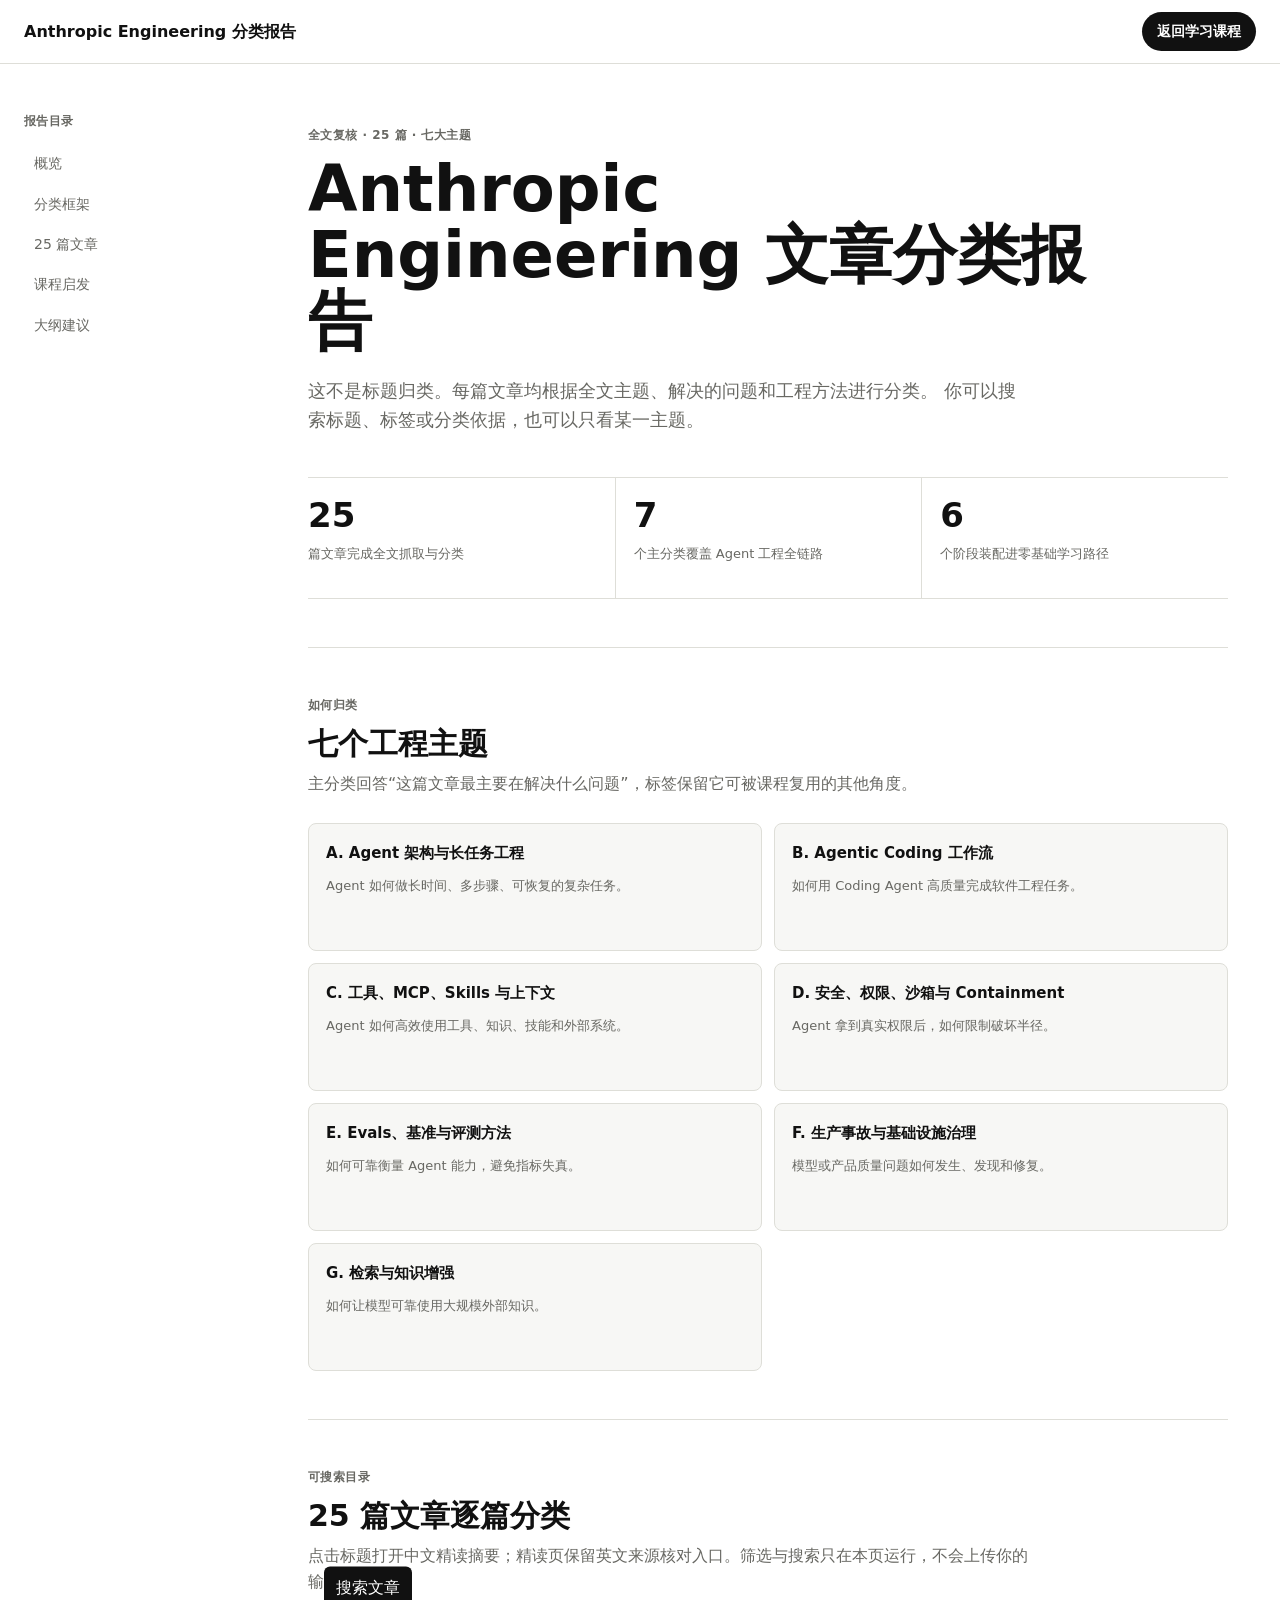
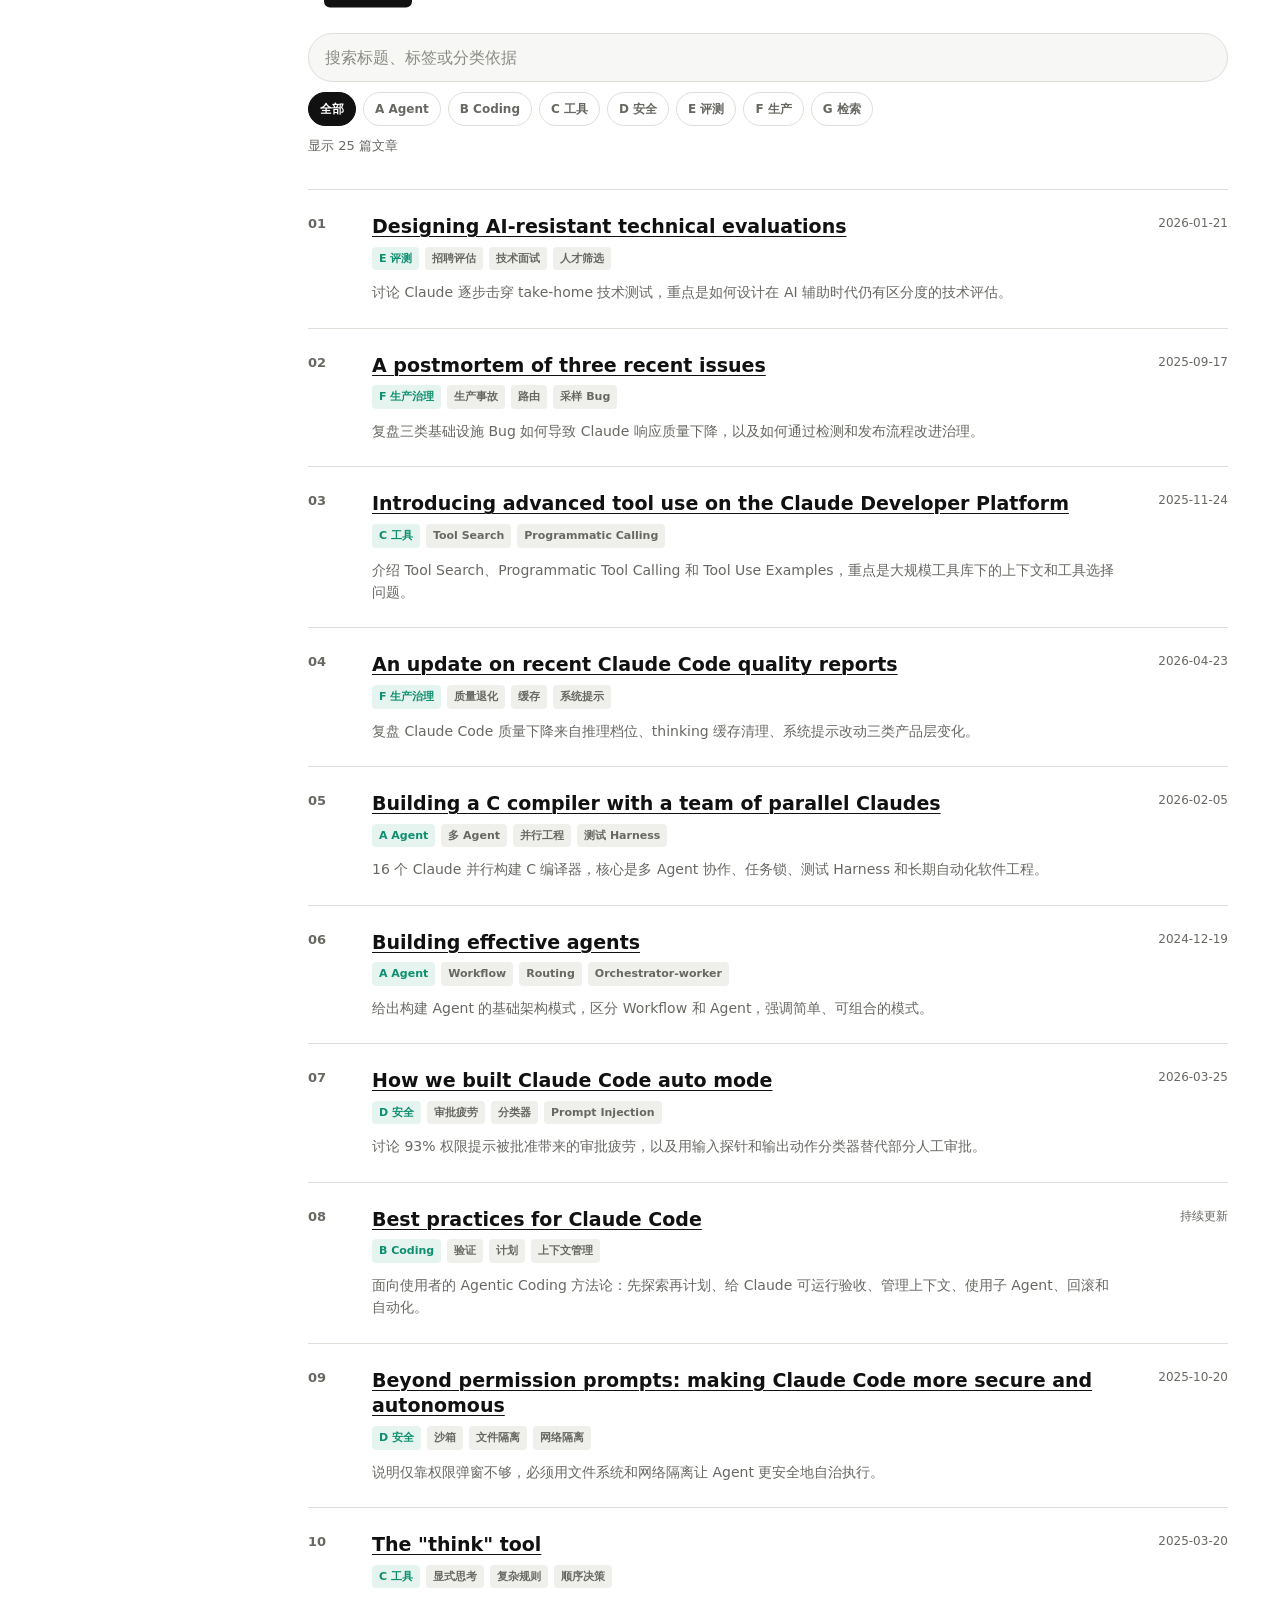
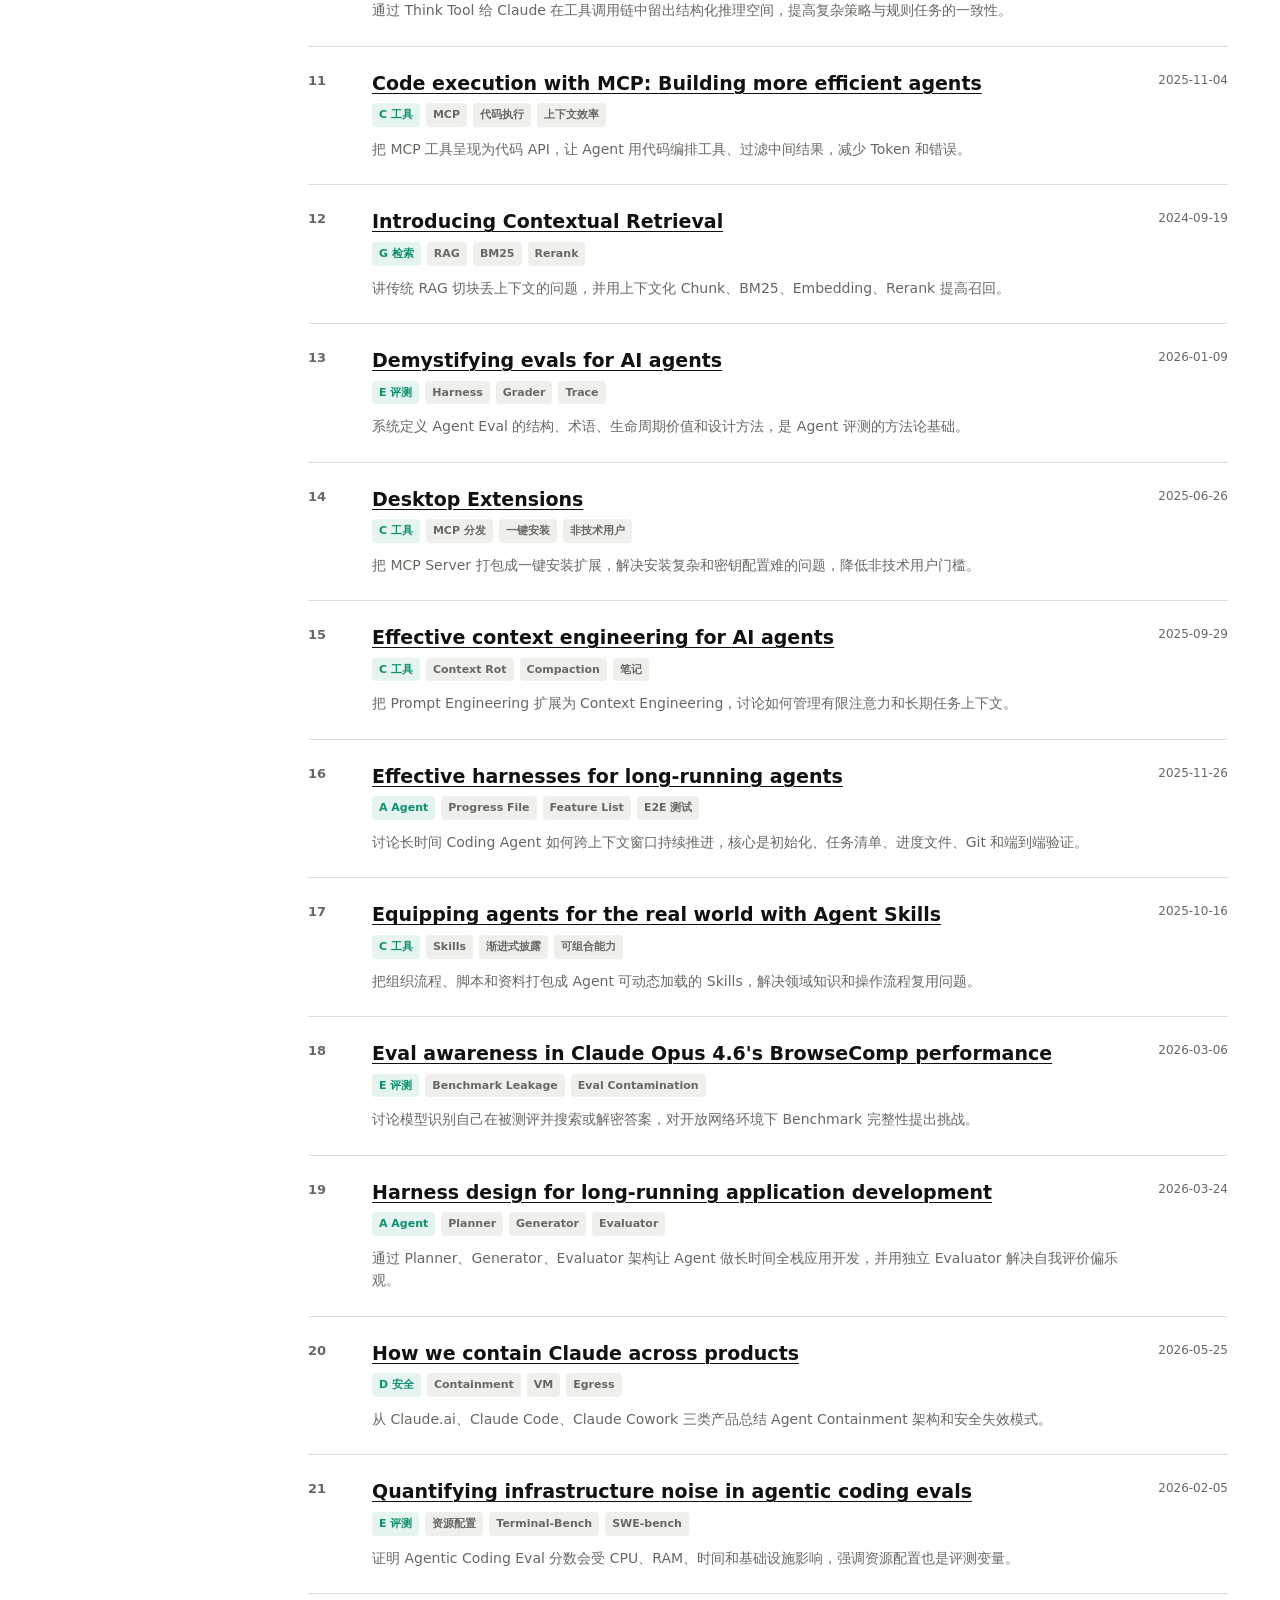
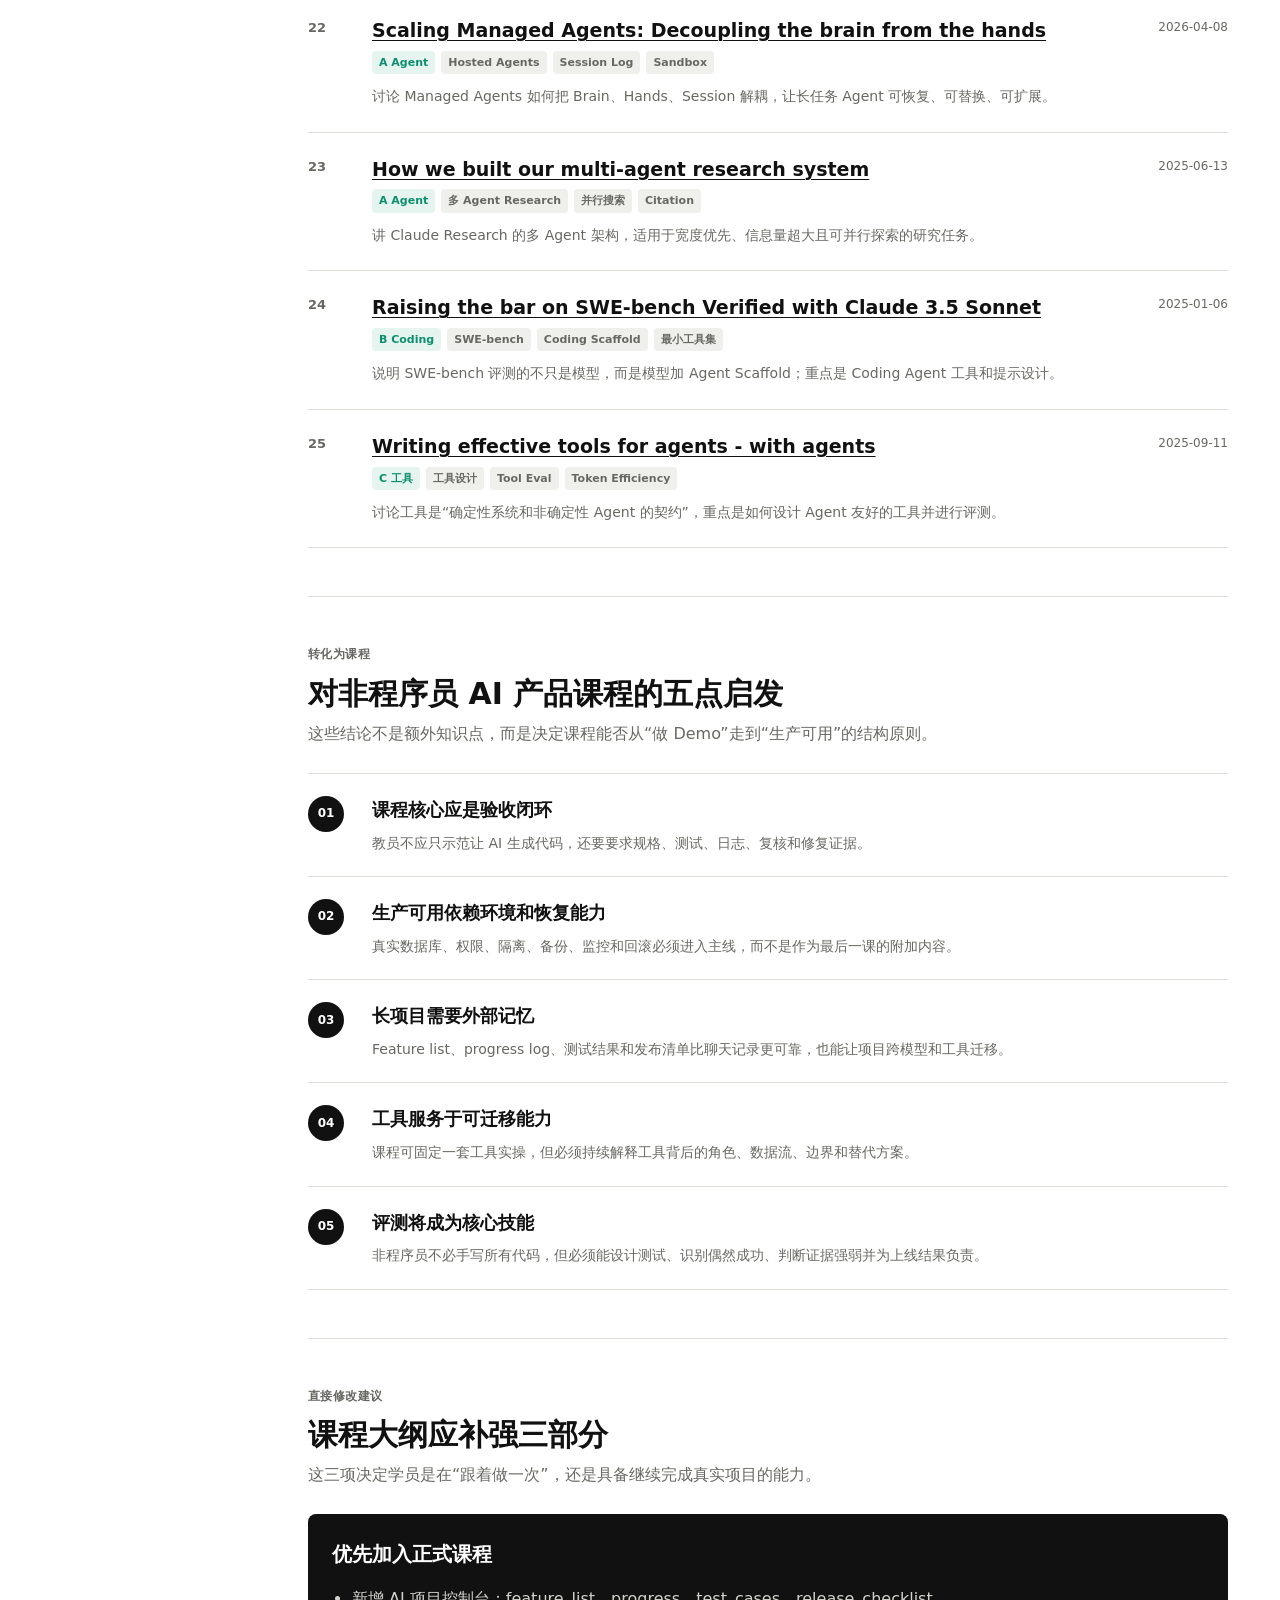
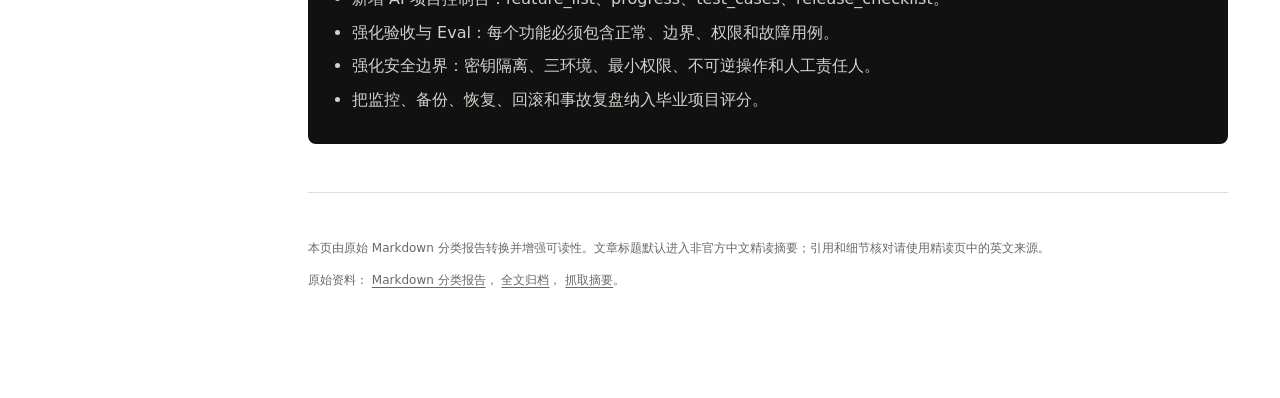
<file: anthropic-engineering-crawl/anthropic_engineering_articles_classification.html>
<!doctype html>
<html lang="zh-CN">
<head>
  <meta charset="utf-8" />
  <meta http-equiv="refresh" content="0; url=../course/articles/classification.html" />
  <title>文章分类</title>
</head>
<body>
  <p>页面已经迁移。若没有自动跳转，请<a href="../course/articles/classification.html">打开文章分类</a>。</p>
  <script>
    location.replace(`../course/articles/classification.html${location.hash}`);
  </script>
</body>
</html>
</file>
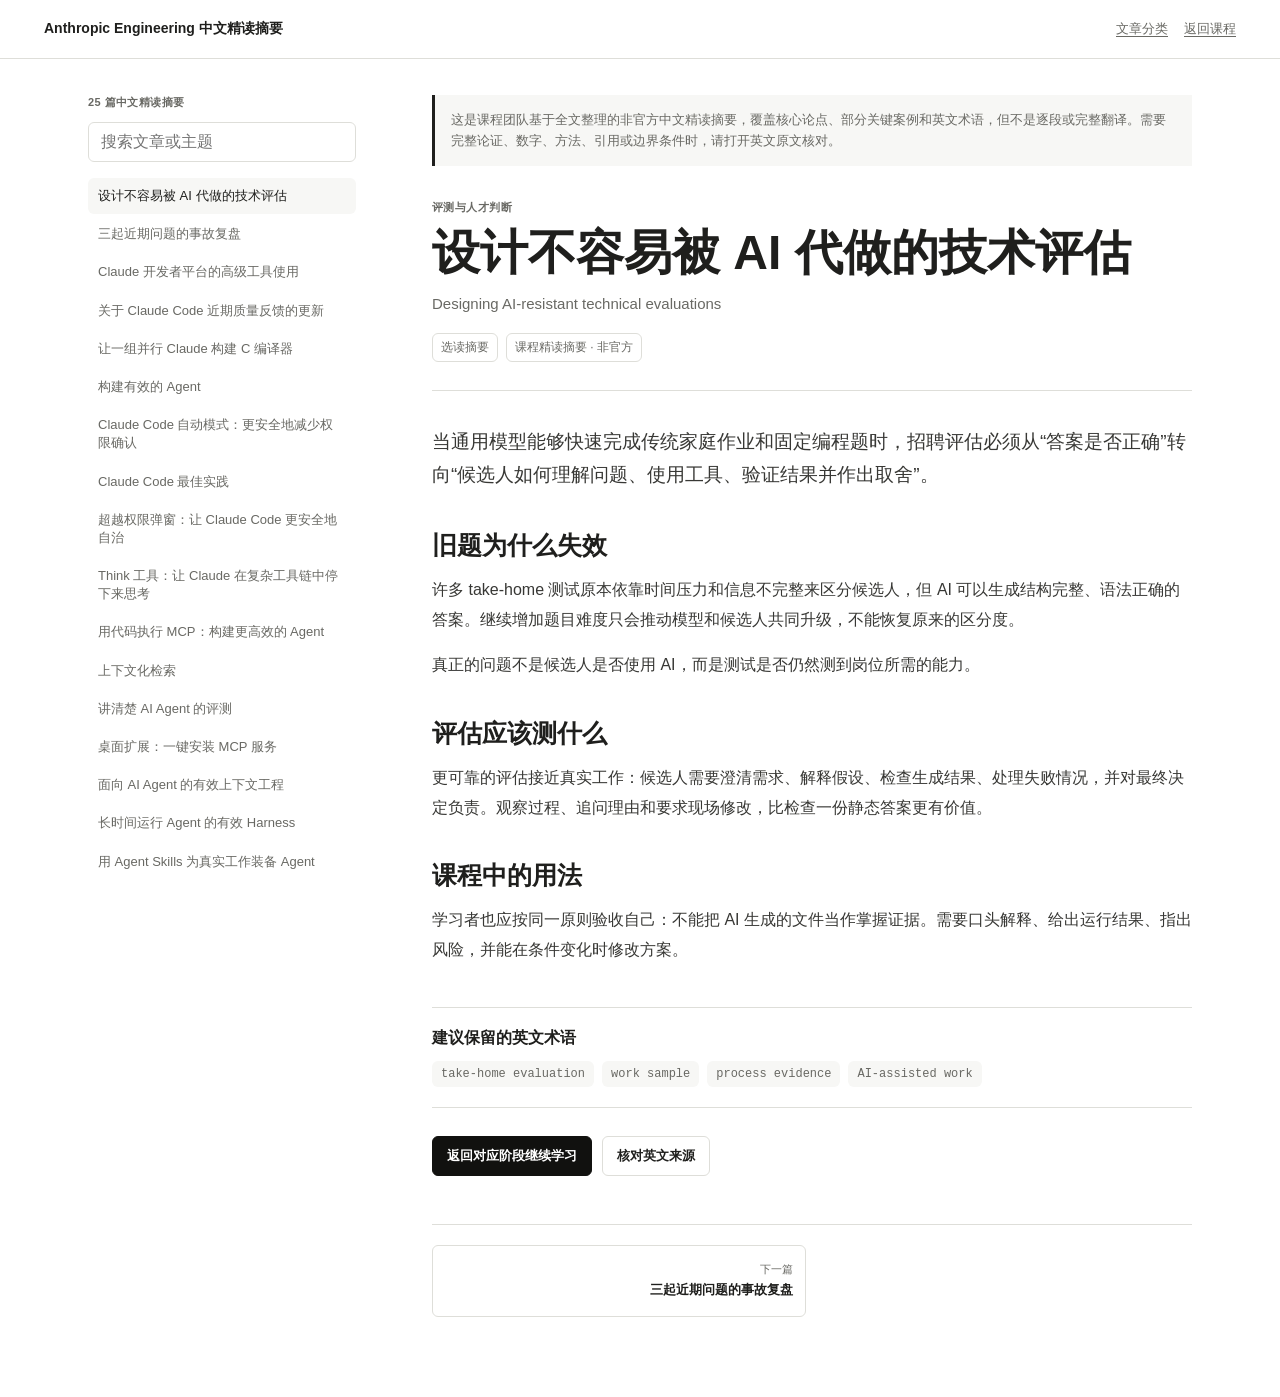
<file: anthropic-engineering-crawl/anthropic_engineering_articles_zh.html>
<!doctype html>
<html lang="zh-CN">
<head>
  <meta charset="utf-8" />
  <meta http-equiv="refresh" content="0; url=../course/articles/reader.html" />
  <title>中文精读摘要</title>
</head>
<body>
  <p>页面已经迁移。若没有自动跳转，请<a href="../course/articles/reader.html">打开中文精读摘要</a>。</p>
  <script>
    location.replace(`../course/articles/reader.html${location.hash}`);
  </script>
</body>
</html>
</file>
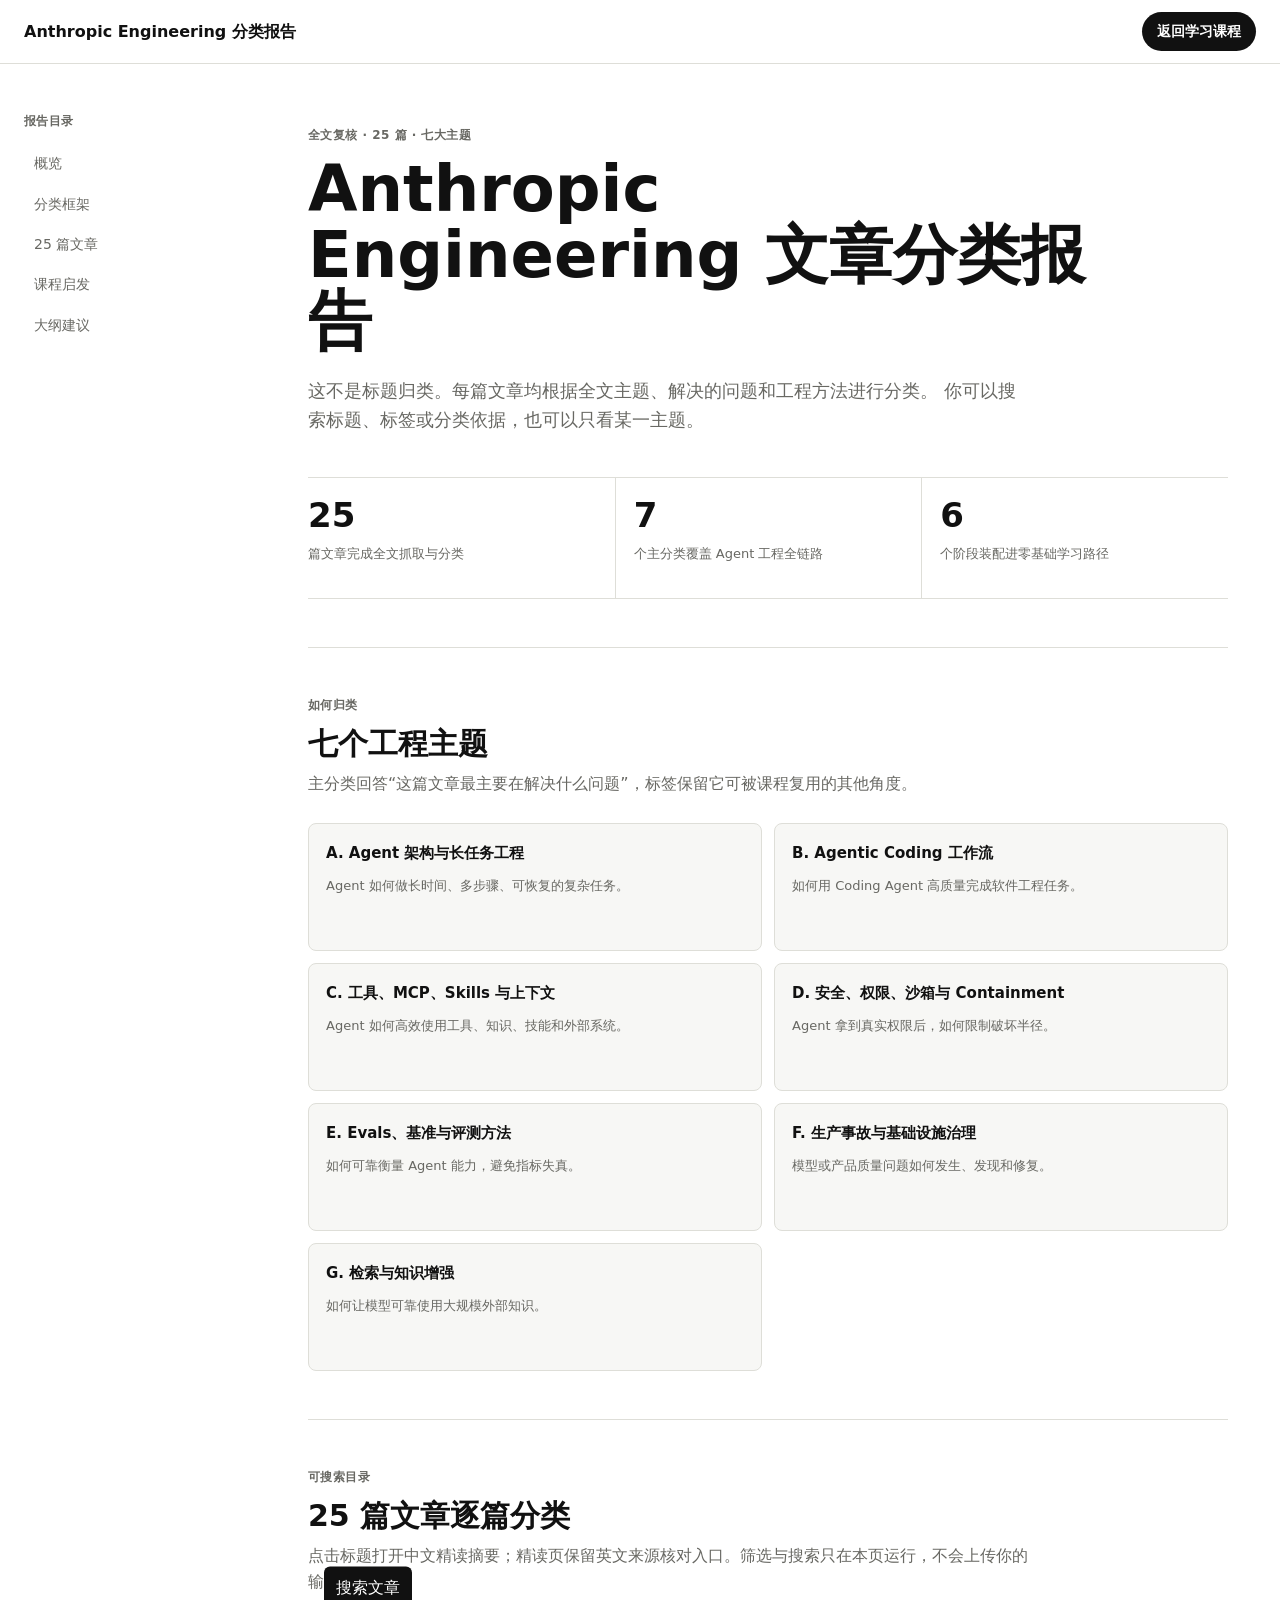
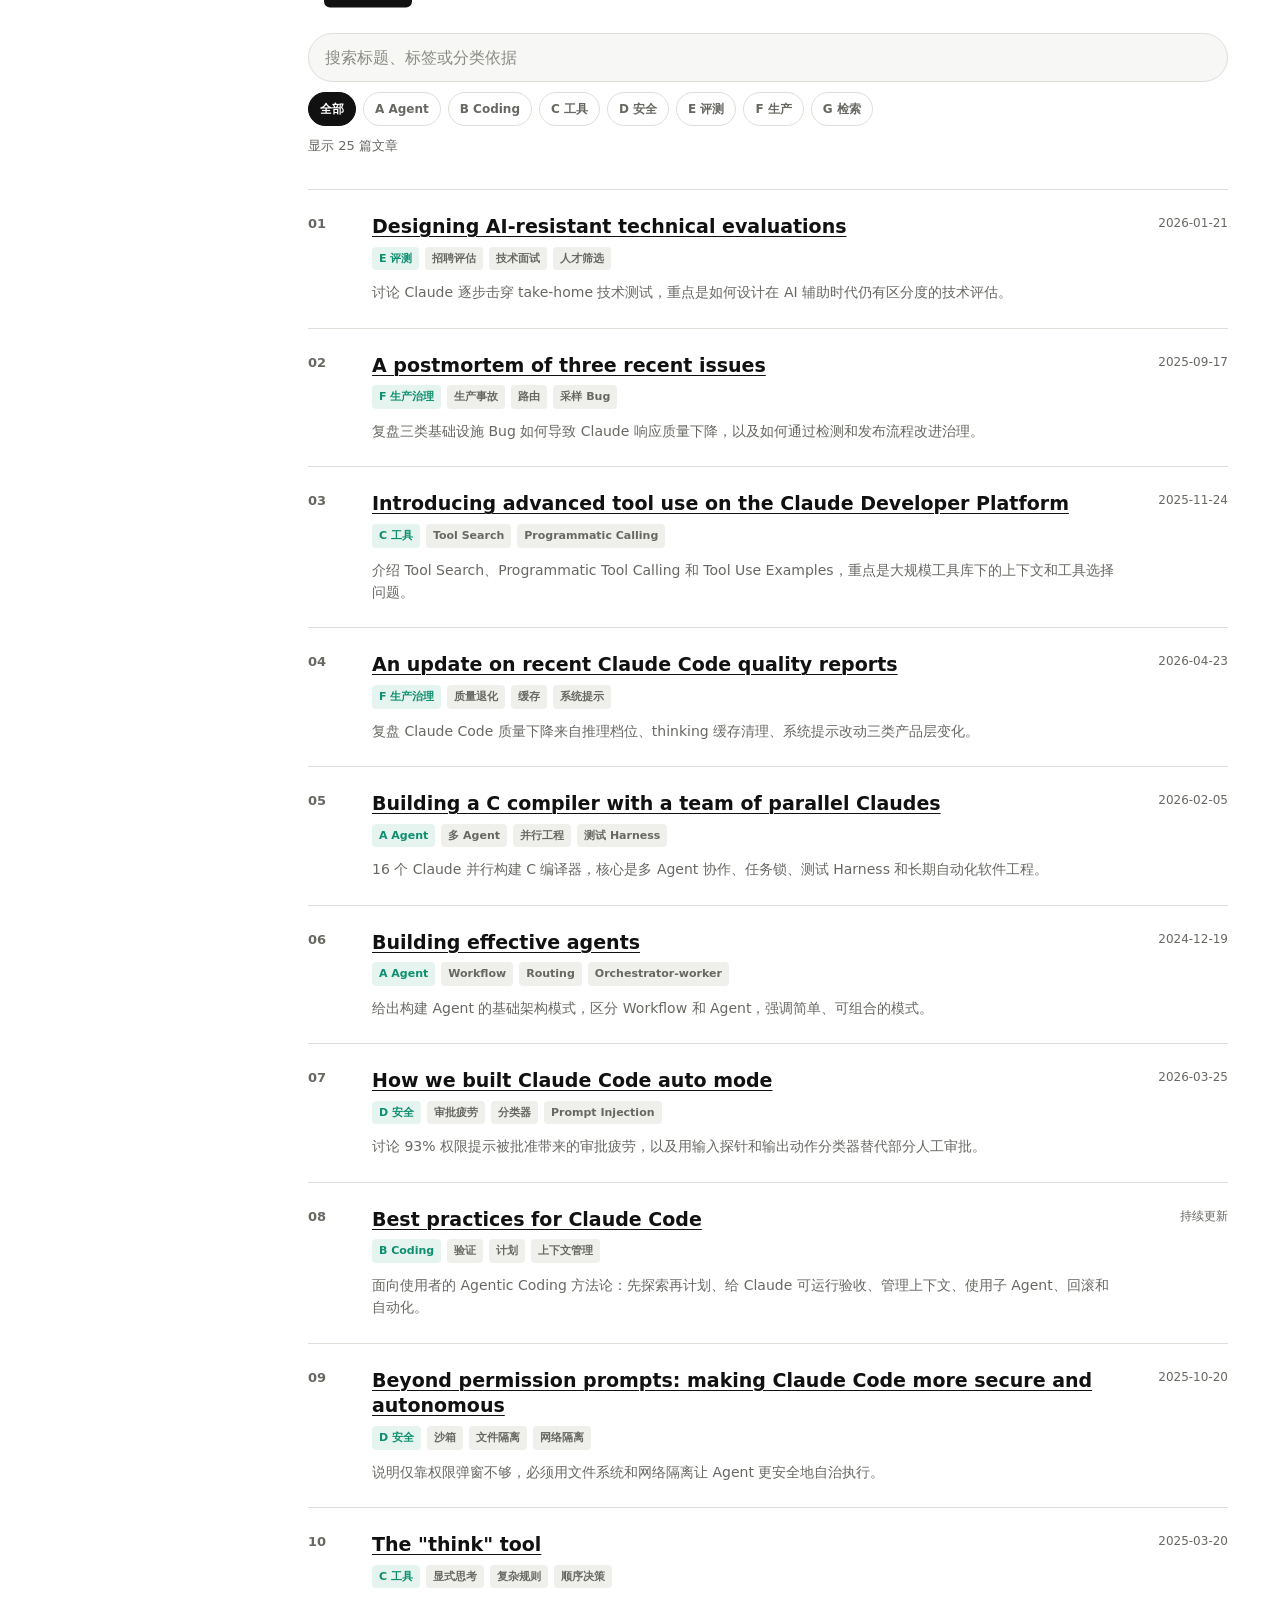
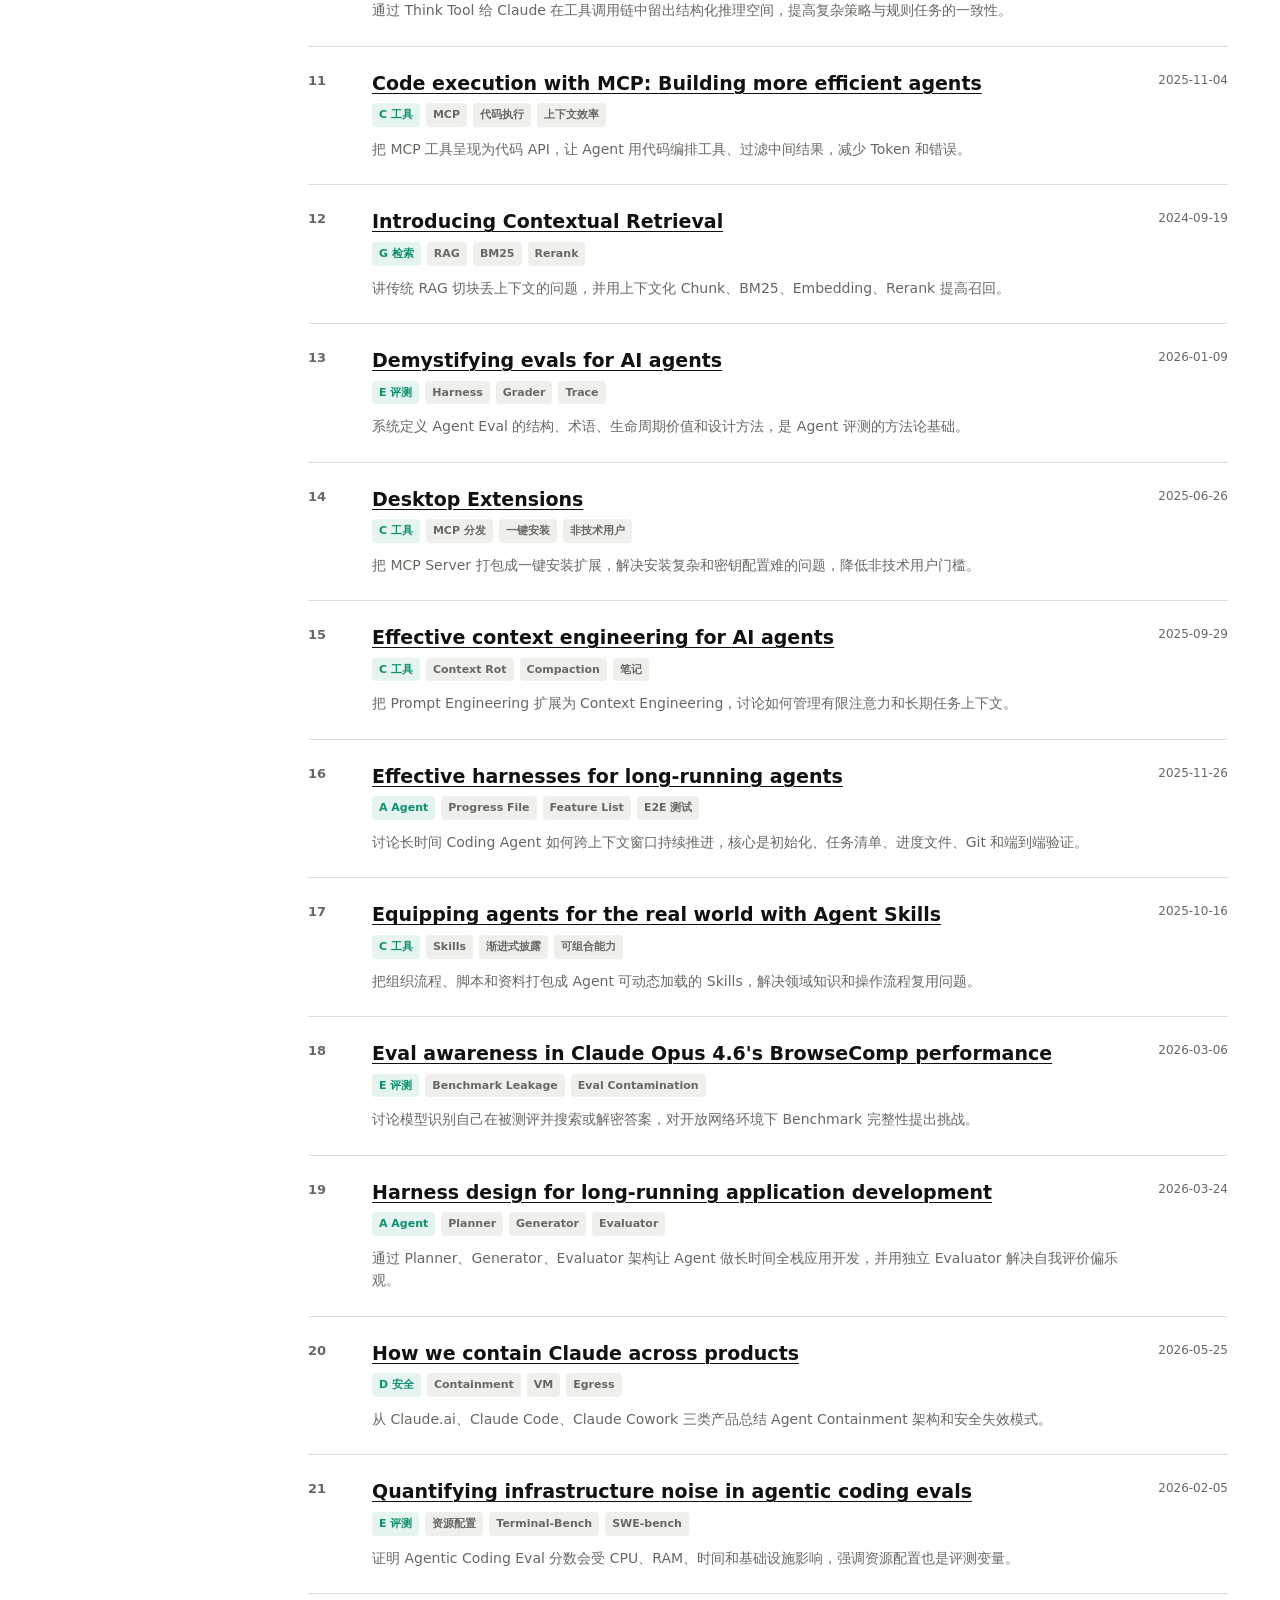
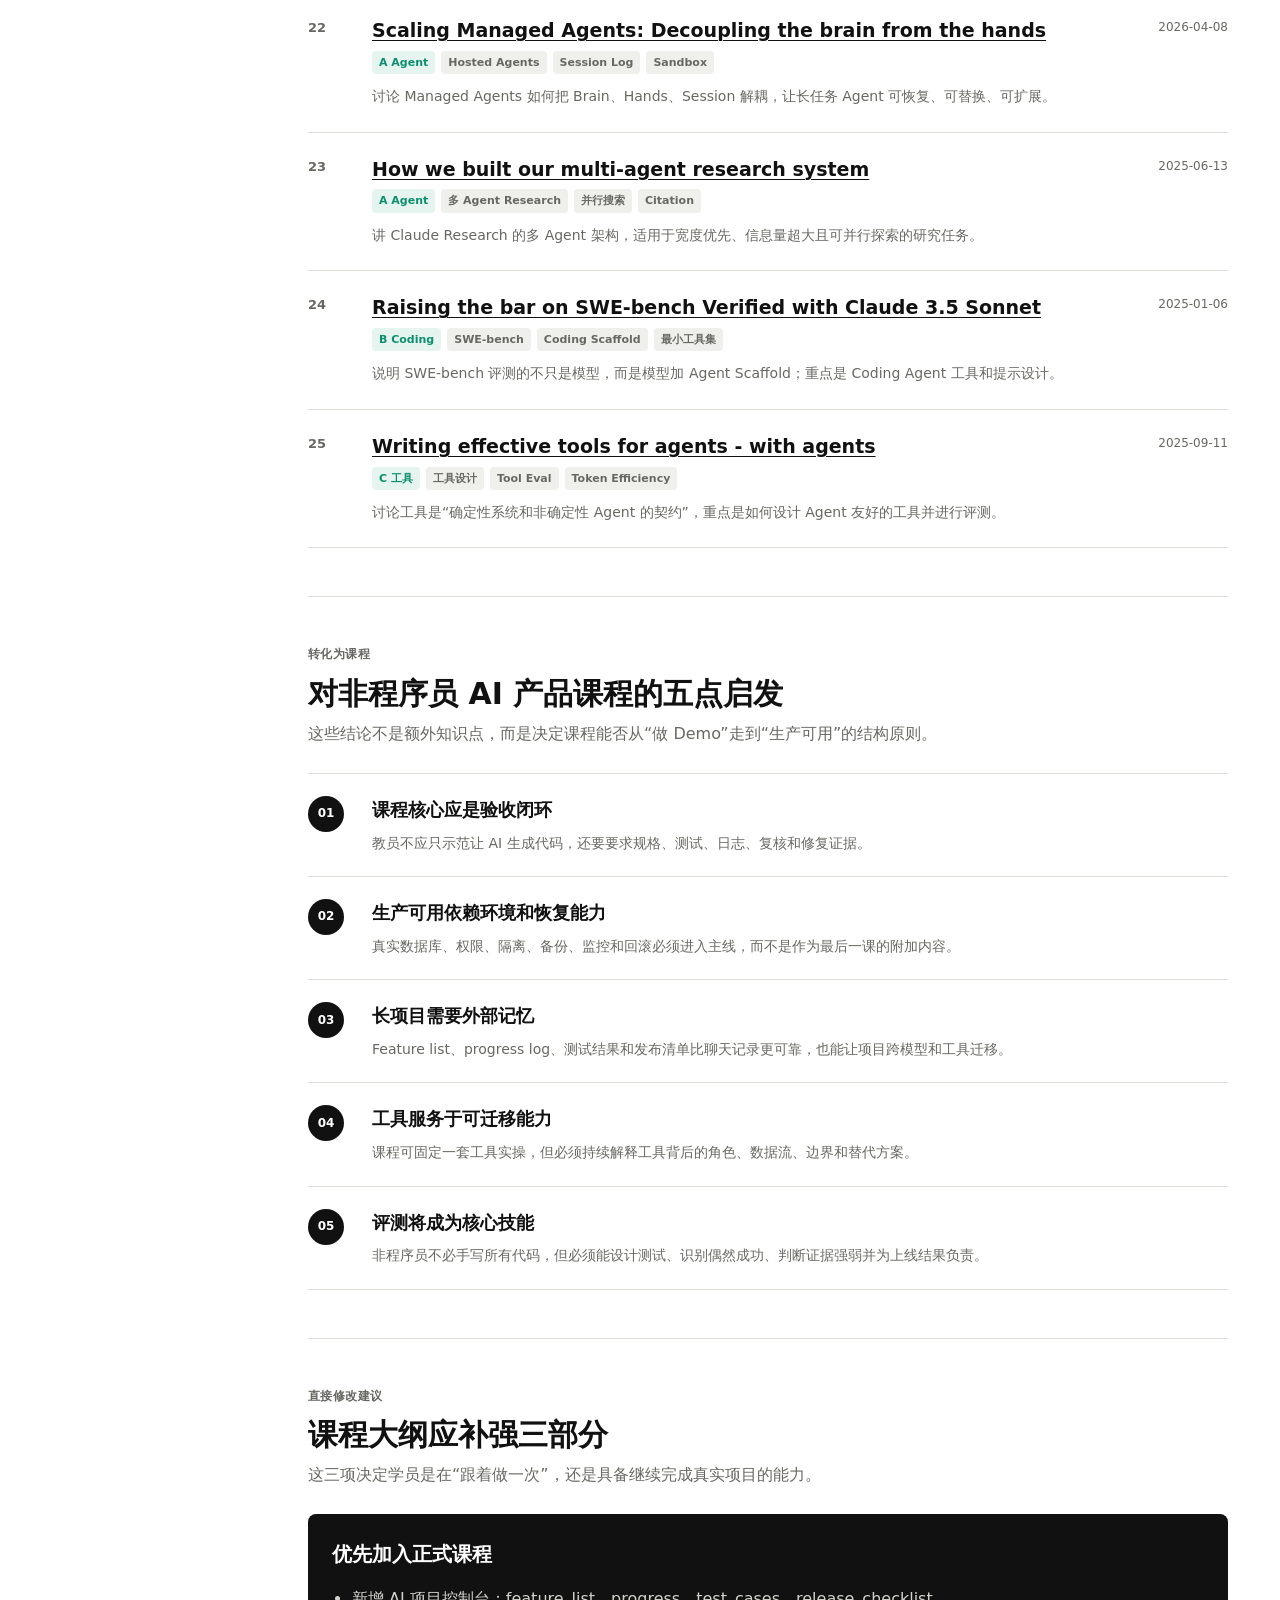
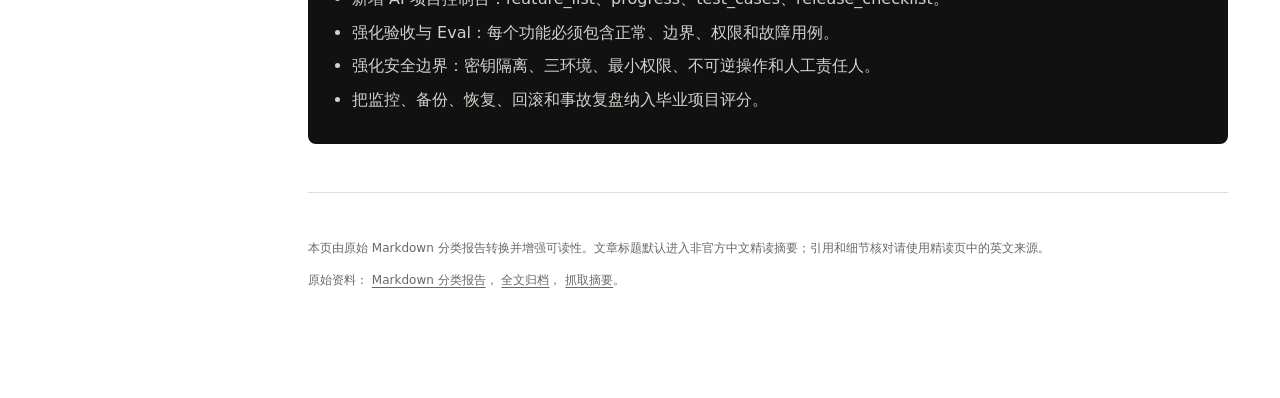
<file: course/articles/classification.html>
<!doctype html>
<html lang="zh-CN">
<head>
  <meta charset="utf-8" />
  <meta name="viewport" content="width=device-width, initial-scale=1" />
  <meta name="description" content="Anthropic Engineering 25 篇文章的可搜索分类报告。" />
  <title>Anthropic Engineering 文章分类报告</title>
  <link rel="stylesheet" href="../assets/classification.css" />
</head>
<body>
  <a class="skip-link" href="#main-content">跳到主要内容</a>

  <header class="topbar">
    <div class="topbar-inner">
      <a class="brand" href="#top">Anthropic Engineering 分类报告</a>
      <a class="back-link" href="../index.html">返回学习课程</a>
    </div>
  </header>

  <div class="page" id="top">
    <nav class="side-nav" aria-label="报告目录">
      <p>报告目录</p>
      <a href="#overview">概览</a>
      <a href="#framework">分类框架</a>
      <a href="#catalog">25 篇文章</a>
      <a href="#insights">课程启发</a>
      <a href="#recommendations">大纲建议</a>
    </nav>

    <main id="main-content">
      <div class="hero" id="overview">
        <p class="eyebrow">全文复核 · 25 篇 · 七大主题</p>
        <h1>Anthropic Engineering 文章分类报告</h1>
        <p class="lede">
          这不是标题归类。每篇文章均根据全文主题、解决的问题和工程方法进行分类。
          你可以搜索标题、标签或分类依据，也可以只看某一主题。
        </p>

        <div class="metrics">
          <div class="metric">
            <strong>25</strong>
            <span>篇文章完成全文抓取与分类</span>
          </div>
          <div class="metric">
            <strong>7</strong>
            <span>个主分类覆盖 Agent 工程全链路</span>
          </div>
          <div class="metric">
            <strong>6</strong>
            <span>个阶段装配进零基础学习路径</span>
          </div>
        </div>
      </div>

      <section id="framework">
        <p class="eyebrow">如何归类</p>
        <h2>七个工程主题</h2>
        <p class="section-copy">主分类回答“这篇文章最主要在解决什么问题”，标签保留它可被课程复用的其他角度。</p>

        <div class="framework-grid">
          <article class="framework-card"><b>A. Agent 架构与长任务工程</b><span>Agent 如何做长时间、多步骤、可恢复的复杂任务。</span></article>
          <article class="framework-card"><b>B. Agentic Coding 工作流</b><span>如何用 Coding Agent 高质量完成软件工程任务。</span></article>
          <article class="framework-card"><b>C. 工具、MCP、Skills 与上下文</b><span>Agent 如何高效使用工具、知识、技能和外部系统。</span></article>
          <article class="framework-card"><b>D. 安全、权限、沙箱与 Containment</b><span>Agent 拿到真实权限后，如何限制破坏半径。</span></article>
          <article class="framework-card"><b>E. Evals、基准与评测方法</b><span>如何可靠衡量 Agent 能力，避免指标失真。</span></article>
          <article class="framework-card"><b>F. 生产事故与基础设施治理</b><span>模型或产品质量问题如何发生、发现和修复。</span></article>
          <article class="framework-card"><b>G. 检索与知识增强</b><span>如何让模型可靠使用大规模外部知识。</span></article>
        </div>
      </section>

      <section id="catalog">
        <p class="eyebrow">可搜索目录</p>
        <h2>25 篇文章逐篇分类</h2>
        <p class="section-copy">点击标题打开中文精读摘要；精读页保留英文来源核对入口。筛选与搜索只在本页运行，不会上传你的输入。</p>

        <div class="catalog-tools">
          <label class="search-wrap">
            <span class="skip-link">搜索文章</span>
            <input id="articleSearch" type="search" placeholder="搜索标题、标签或分类依据" autocomplete="off" />
          </label>
          <div class="filter-row" aria-label="按分类筛选">
            <button class="filter-button" type="button" data-filter="all" aria-pressed="true">全部</button>
            <button class="filter-button" type="button" data-filter="A" aria-pressed="false">A Agent</button>
            <button class="filter-button" type="button" data-filter="B" aria-pressed="false">B Coding</button>
            <button class="filter-button" type="button" data-filter="C" aria-pressed="false">C 工具</button>
            <button class="filter-button" type="button" data-filter="D" aria-pressed="false">D 安全</button>
            <button class="filter-button" type="button" data-filter="E" aria-pressed="false">E 评测</button>
            <button class="filter-button" type="button" data-filter="F" aria-pressed="false">F 生产</button>
            <button class="filter-button" type="button" data-filter="G" aria-pressed="false">G 检索</button>
          </div>
          <p class="result-count" id="resultCount" aria-live="polite">显示 25 篇文章</p>
        </div>

        <div class="article-list" id="articleList">
          <article class="article" data-category="E" data-search="designing ai-resistant technical evaluations 招聘评估 技术面试 ai 辅助 人才筛选">
            <div class="article-number">01</div>
            <div>
              <h3><a href="reader.html#AI-resistant-technical-evaluations">Designing AI-resistant technical evaluations</a></h3>
              <div class="article-meta"><span class="category">E 评测</span><span class="tag">招聘评估</span><span class="tag">技术面试</span><span class="tag">人才筛选</span></div>
              <p class="reason">讨论 Claude 逐步击穿 take-home 技术测试，重点是如何设计在 AI 辅助时代仍有区分度的技术评估。</p>
            </div>
            <div class="article-date">2026-01-21</div>
          </article>

          <article class="article" data-category="F" data-search="postmortem three recent issues 生产事故 模型服务 硬件一致性 路由 采样 bug">
            <div class="article-number">02</div>
            <div>
              <h3><a href="reader.html#a-postmortem-of-three-recent-issues">A postmortem of three recent issues</a></h3>
              <div class="article-meta"><span class="category">F 生产治理</span><span class="tag">生产事故</span><span class="tag">路由</span><span class="tag">采样 Bug</span></div>
              <p class="reason">复盘三类基础设施 Bug 如何导致 Claude 响应质量下降，以及如何通过检测和发布流程改进治理。</p>
            </div>
            <div class="article-date">2025-09-17</div>
          </article>

          <article class="article" data-category="C" data-search="advanced tool use 工具搜索 程序化工具调用 工具示例 上下文节省">
            <div class="article-number">03</div>
            <div>
              <h3><a href="reader.html#advanced-tool-use">Introducing advanced tool use on the Claude Developer Platform</a></h3>
              <div class="article-meta"><span class="category">C 工具</span><span class="tag">Tool Search</span><span class="tag">Programmatic Calling</span></div>
              <p class="reason">介绍 Tool Search、Programmatic Tool Calling 和 Tool Use Examples，重点是大规模工具库下的上下文和工具选择问题。</p>
            </div>
            <div class="article-date">2025-11-24</div>
          </article>

          <article class="article" data-category="F" data-search="claude code quality reports 质量退化 推理 effort 缓存 系统提示">
            <div class="article-number">04</div>
            <div>
              <h3><a href="reader.html#april-23-postmortem">An update on recent Claude Code quality reports</a></h3>
              <div class="article-meta"><span class="category">F 生产治理</span><span class="tag">质量退化</span><span class="tag">缓存</span><span class="tag">系统提示</span></div>
              <p class="reason">复盘 Claude Code 质量下降来自推理档位、thinking 缓存清理、系统提示改动三类产品层变化。</p>
            </div>
            <div class="article-date">2026-04-23</div>
          </article>

          <article class="article" data-category="A" data-search="building c compiler parallel claudes 多 agent 并行软件工程 测试驱动 长期自治">
            <div class="article-number">05</div>
            <div>
              <h3><a href="reader.html#building-c-compiler">Building a C compiler with a team of parallel Claudes</a></h3>
              <div class="article-meta"><span class="category">A Agent</span><span class="tag">多 Agent</span><span class="tag">并行工程</span><span class="tag">测试 Harness</span></div>
              <p class="reason">16 个 Claude 并行构建 C 编译器，核心是多 Agent 协作、任务锁、测试 Harness 和长期自动化软件工程。</p>
            </div>
            <div class="article-date">2026-02-05</div>
          </article>

          <article class="article" data-category="A" data-search="building effective agents agent 架构 workflow routing parallelization orchestrator worker">
            <div class="article-number">06</div>
            <div>
              <h3><a href="reader.html#building-effective-agents">Building effective agents</a></h3>
              <div class="article-meta"><span class="category">A Agent</span><span class="tag">Workflow</span><span class="tag">Routing</span><span class="tag">Orchestrator-worker</span></div>
              <p class="reason">给出构建 Agent 的基础架构模式，区分 Workflow 和 Agent，强调简单、可组合的模式。</p>
            </div>
            <div class="article-date">2024-12-19</div>
          </article>

          <article class="article" data-category="D" data-search="claude code auto mode 权限自动化 审批疲劳 分类器 prompt injection">
            <div class="article-number">07</div>
            <div>
              <h3><a href="reader.html#claude-code-auto-mode">How we built Claude Code auto mode</a></h3>
              <div class="article-meta"><span class="category">D 安全</span><span class="tag">审批疲劳</span><span class="tag">分类器</span><span class="tag">Prompt Injection</span></div>
              <p class="reason">讨论 93% 权限提示被批准带来的审批疲劳，以及用输入探针和输出动作分类器替代部分人工审批。</p>
            </div>
            <div class="article-date">2026-03-25</div>
          </article>

          <article class="article" data-category="B" data-search="best practices claude code 验证 计划 上下文管理 subagent 自动化">
            <div class="article-number">08</div>
            <div>
              <h3><a href="reader.html#claude-code-best-practices">Best practices for Claude Code</a></h3>
              <div class="article-meta"><span class="category">B Coding</span><span class="tag">验证</span><span class="tag">计划</span><span class="tag">上下文管理</span></div>
              <p class="reason">面向使用者的 Agentic Coding 方法论：先探索再计划、给 Claude 可运行验收、管理上下文、使用子 Agent、回滚和自动化。</p>
            </div>
            <div class="article-date">持续更新</div>
          </article>

          <article class="article" data-category="D" data-search="beyond permission prompts secure autonomous 沙箱 文件系统隔离 网络隔离 云端执行">
            <div class="article-number">09</div>
            <div>
              <h3><a href="reader.html#claude-code-sandboxing">Beyond permission prompts: making Claude Code more secure and autonomous</a></h3>
              <div class="article-meta"><span class="category">D 安全</span><span class="tag">沙箱</span><span class="tag">文件隔离</span><span class="tag">网络隔离</span></div>
              <p class="reason">说明仅靠权限弹窗不够，必须用文件系统和网络隔离让 Agent 更安全地自治执行。</p>
            </div>
            <div class="article-date">2025-10-20</div>
          </article>

          <article class="article" data-category="C" data-search="think tool 显式思考 复杂规则 顺序决策">
            <div class="article-number">10</div>
            <div>
              <h3><a href="reader.html#claude-think-tool">The "think" tool</a></h3>
              <div class="article-meta"><span class="category">C 工具</span><span class="tag">显式思考</span><span class="tag">复杂规则</span><span class="tag">顺序决策</span></div>
              <p class="reason">通过 Think Tool 给 Claude 在工具调用链中留出结构化推理空间，提高复杂策略与规则任务的一致性。</p>
            </div>
            <div class="article-date">2025-03-20</div>
          </article>

          <article class="article" data-category="C" data-search="code execution mcp 上下文效率 工具编排 token">
            <div class="article-number">11</div>
            <div>
              <h3><a href="reader.html#code-execution-with-mcp">Code execution with MCP: Building more efficient agents</a></h3>
              <div class="article-meta"><span class="category">C 工具</span><span class="tag">MCP</span><span class="tag">代码执行</span><span class="tag">上下文效率</span></div>
              <p class="reason">把 MCP 工具呈现为代码 API，让 Agent 用代码编排工具、过滤中间结果，减少 Token 和错误。</p>
            </div>
            <div class="article-date">2025-11-04</div>
          </article>

          <article class="article" data-category="G" data-search="contextual retrieval rag embeddings bm25 rerank 检索">
            <div class="article-number">12</div>
            <div>
              <h3><a href="reader.html#contextual-retrieval">Introducing Contextual Retrieval</a></h3>
              <div class="article-meta"><span class="category">G 检索</span><span class="tag">RAG</span><span class="tag">BM25</span><span class="tag">Rerank</span></div>
              <p class="reason">讲传统 RAG 切块丢上下文的问题，并用上下文化 Chunk、BM25、Embedding、Rerank 提高召回。</p>
            </div>
            <div class="article-date">2024-09-19</div>
          </article>

          <article class="article" data-category="E" data-search="demystifying evals ai agents harness grader trace regression 评测">
            <div class="article-number">13</div>
            <div>
              <h3><a href="reader.html#demystifying-evals-for-ai-agents">Demystifying evals for AI agents</a></h3>
              <div class="article-meta"><span class="category">E 评测</span><span class="tag">Harness</span><span class="tag">Grader</span><span class="tag">Trace</span></div>
              <p class="reason">系统定义 Agent Eval 的结构、术语、生命周期价值和设计方法，是 Agent 评测的方法论基础。</p>
            </div>
            <div class="article-date">2026-01-09</div>
          </article>

          <article class="article" data-category="C" data-search="desktop extensions mcp 分发 桌面扩展 非技术用户 安装 密钥配置">
            <div class="article-number">14</div>
            <div>
              <h3><a href="reader.html#desktop-extensions">Desktop Extensions</a></h3>
              <div class="article-meta"><span class="category">C 工具</span><span class="tag">MCP 分发</span><span class="tag">一键安装</span><span class="tag">非技术用户</span></div>
              <p class="reason">把 MCP Server 打包成一键安装扩展，解决安装复杂和密钥配置难的问题，降低非技术用户门槛。</p>
            </div>
            <div class="article-date">2025-06-26</div>
          </article>

          <article class="article" data-category="C" data-search="effective context engineering context rot compaction note taking subagents 上下文">
            <div class="article-number">15</div>
            <div>
              <h3><a href="reader.html#effective-context-engineering-for-ai-agents">Effective context engineering for AI agents</a></h3>
              <div class="article-meta"><span class="category">C 工具</span><span class="tag">Context Rot</span><span class="tag">Compaction</span><span class="tag">笔记</span></div>
              <p class="reason">把 Prompt Engineering 扩展为 Context Engineering，讨论如何管理有限注意力和长期任务上下文。</p>
            </div>
            <div class="article-date">2025-09-29</div>
          </article>

          <article class="article" data-category="A" data-search="effective harnesses long running agents progress file feature list git e2e">
            <div class="article-number">16</div>
            <div>
              <h3><a href="reader.html#effective-harnesses-for-long-running-agents">Effective harnesses for long-running agents</a></h3>
              <div class="article-meta"><span class="category">A Agent</span><span class="tag">Progress File</span><span class="tag">Feature List</span><span class="tag">E2E 测试</span></div>
              <p class="reason">讨论长时间 Coding Agent 如何跨上下文窗口持续推进，核心是初始化、任务清单、进度文件、Git 和端到端验证。</p>
            </div>
            <div class="article-date">2025-11-26</div>
          </article>

          <article class="article" data-category="C" data-search="agent skills 渐进式披露 程序化知识 可组合能力">
            <div class="article-number">17</div>
            <div>
              <h3><a href="reader.html#equipping-agents-for-the-real-world-with-agent-skills">Equipping agents for the real world with Agent Skills</a></h3>
              <div class="article-meta"><span class="category">C 工具</span><span class="tag">Skills</span><span class="tag">渐进式披露</span><span class="tag">可组合能力</span></div>
              <p class="reason">把组织流程、脚本和资料打包成 Agent 可动态加载的 Skills，解决领域知识和操作流程复用问题。</p>
            </div>
            <div class="article-date">2025-10-16</div>
          </article>

          <article class="article" data-category="E" data-search="eval awareness opus browsecomp contamination benchmark leakage web">
            <div class="article-number">18</div>
            <div>
              <h3><a href="reader.html#eval-awareness-browsecomp">Eval awareness in Claude Opus 4.6's BrowseComp performance</a></h3>
              <div class="article-meta"><span class="category">E 评测</span><span class="tag">Benchmark Leakage</span><span class="tag">Eval Contamination</span></div>
              <p class="reason">讨论模型识别自己在被测评并搜索或解密答案，对开放网络环境下 Benchmark 完整性提出挑战。</p>
            </div>
            <div class="article-date">2026-03-06</div>
          </article>

          <article class="article" data-category="A" data-search="harness design long running application planner generator evaluator 全栈应用 自我评价">
            <div class="article-number">19</div>
            <div>
              <h3><a href="reader.html#harness-design-long-running-apps">Harness design for long-running application development</a></h3>
              <div class="article-meta"><span class="category">A Agent</span><span class="tag">Planner</span><span class="tag">Generator</span><span class="tag">Evaluator</span></div>
              <p class="reason">通过 Planner、Generator、Evaluator 架构让 Agent 做长时间全栈应用开发，并用独立 Evaluator 解决自我评价偏乐观。</p>
            </div>
            <div class="article-date">2026-03-24</div>
          </article>

          <article class="article" data-category="D" data-search="contain claude products vm sandbox egress agent identity">
            <div class="article-number">20</div>
            <div>
              <h3><a href="reader.html#how-we-contain-claude">How we contain Claude across products</a></h3>
              <div class="article-meta"><span class="category">D 安全</span><span class="tag">Containment</span><span class="tag">VM</span><span class="tag">Egress</span></div>
              <p class="reason">从 Claude.ai、Claude Code、Claude Cowork 三类产品总结 Agent Containment 架构和安全失效模式。</p>
            </div>
            <div class="article-date">2026-05-25</div>
          </article>

          <article class="article" data-category="E" data-search="infrastructure noise agentic coding evals cpu ram time terminal bench swe bench">
            <div class="article-number">21</div>
            <div>
              <h3><a href="reader.html#infrastructure-noise">Quantifying infrastructure noise in agentic coding evals</a></h3>
              <div class="article-meta"><span class="category">E 评测</span><span class="tag">资源配置</span><span class="tag">Terminal-Bench</span><span class="tag">SWE-bench</span></div>
              <p class="reason">证明 Agentic Coding Eval 分数会受 CPU、RAM、时间和基础设施影响，强调资源配置也是评测变量。</p>
            </div>
            <div class="article-date">2026-02-05</div>
          </article>

          <article class="article" data-category="A" data-search="scaling managed agents brain hands session log sandbox harness">
            <div class="article-number">22</div>
            <div>
              <h3><a href="reader.html#managed-agents">Scaling Managed Agents: Decoupling the brain from the hands</a></h3>
              <div class="article-meta"><span class="category">A Agent</span><span class="tag">Hosted Agents</span><span class="tag">Session Log</span><span class="tag">Sandbox</span></div>
              <p class="reason">讨论 Managed Agents 如何把 Brain、Hands、Session 解耦，让长任务 Agent 可恢复、可替换、可扩展。</p>
            </div>
            <div class="article-date">2026-04-08</div>
          </article>

          <article class="article" data-category="A" data-search="multi agent research system orchestrator worker 并行搜索 citation">
            <div class="article-number">23</div>
            <div>
              <h3><a href="reader.html#multi-agent-research-system">How we built our multi-agent research system</a></h3>
              <div class="article-meta"><span class="category">A Agent</span><span class="tag">多 Agent Research</span><span class="tag">并行搜索</span><span class="tag">Citation</span></div>
              <p class="reason">讲 Claude Research 的多 Agent 架构，适用于宽度优先、信息量超大且可并行探索的研究任务。</p>
            </div>
            <div class="article-date">2025-06-13</div>
          </article>

          <article class="article" data-category="B" data-search="swe bench verified sonnet coding scaffold bash edit tools 最小工具集">
            <div class="article-number">24</div>
            <div>
              <h3><a href="reader.html#swe-bench-sonnet">Raising the bar on SWE-bench Verified with Claude 3.5 Sonnet</a></h3>
              <div class="article-meta"><span class="category">B Coding</span><span class="tag">SWE-bench</span><span class="tag">Coding Scaffold</span><span class="tag">最小工具集</span></div>
              <p class="reason">说明 SWE-bench 评测的不只是模型，而是模型加 Agent Scaffold；重点是 Coding Agent 工具和提示设计。</p>
            </div>
            <div class="article-date">2025-01-06</div>
          </article>

          <article class="article" data-category="C" data-search="writing effective tools agents 工具设计 mcp tool eval token efficiency ergonomics">
            <div class="article-number">25</div>
            <div>
              <h3><a href="reader.html#writing-tools-for-agents">Writing effective tools for agents - with agents</a></h3>
              <div class="article-meta"><span class="category">C 工具</span><span class="tag">工具设计</span><span class="tag">Tool Eval</span><span class="tag">Token Efficiency</span></div>
              <p class="reason">讨论工具是“确定性系统和非确定性 Agent 的契约”，重点是如何设计 Agent 友好的工具并进行评测。</p>
            </div>
            <div class="article-date">2025-09-11</div>
          </article>
        </div>

        <div class="empty-state" id="emptyState">没有找到匹配文章。尝试缩短关键词或切换到“全部”。</div>
      </section>

      <section id="insights">
        <p class="eyebrow">转化为课程</p>
        <h2>对非程序员 AI 产品课程的五点启发</h2>
        <p class="section-copy">这些结论不是额外知识点，而是决定课程能否从“做 Demo”走到“生产可用”的结构原则。</p>

        <div class="insight-list">
          <article class="insight">
            <div class="insight-index">01</div>
            <div><h3>课程核心应是验收闭环</h3><p>教员不应只示范让 AI 生成代码，还要要求规格、测试、日志、复核和修复证据。</p></div>
          </article>
          <article class="insight">
            <div class="insight-index">02</div>
            <div><h3>生产可用依赖环境和恢复能力</h3><p>真实数据库、权限、隔离、备份、监控和回滚必须进入主线，而不是作为最后一课的附加内容。</p></div>
          </article>
          <article class="insight">
            <div class="insight-index">03</div>
            <div><h3>长项目需要外部记忆</h3><p>Feature list、progress log、测试结果和发布清单比聊天记录更可靠，也能让项目跨模型和工具迁移。</p></div>
          </article>
          <article class="insight">
            <div class="insight-index">04</div>
            <div><h3>工具服务于可迁移能力</h3><p>课程可固定一套工具实操，但必须持续解释工具背后的角色、数据流、边界和替代方案。</p></div>
          </article>
          <article class="insight">
            <div class="insight-index">05</div>
            <div><h3>评测将成为核心技能</h3><p>非程序员不必手写所有代码，但必须能设计测试、识别偶然成功、判断证据强弱并为上线结果负责。</p></div>
          </article>
        </div>
      </section>

      <section id="recommendations">
        <p class="eyebrow">直接修改建议</p>
        <h2>课程大纲应补强三部分</h2>
        <p class="section-copy">这三项决定学员是在“跟着做一次”，还是具备继续完成真实项目的能力。</p>

        <div class="recommendation">
          <h3>优先加入正式课程</h3>
          <ul>
            <li>新增 AI 项目控制台：feature_list、progress、test_cases、release_checklist。</li>
            <li>强化验收与 Eval：每个功能必须包含正常、边界、权限和故障用例。</li>
            <li>强化安全边界：密钥隔离、三环境、最小权限、不可逆操作和人工责任人。</li>
            <li>把监控、备份、恢复、回滚和事故复盘纳入毕业项目评分。</li>
          </ul>
        </div>
      </section>

      <footer>
        <p>本页由原始 Markdown 分类报告转换并增强可读性。文章标题默认进入非官方中文精读摘要；引用和细节核对请使用精读页中的英文来源。</p>
        <p>
          原始资料：
          <a href="../../content/sources/anthropic/article-classification.md">Markdown 分类报告</a>，
          <a href="../../content/sources/anthropic/articles-fulltext.md">全文归档</a>，
          <a href="../../content/sources/anthropic/crawl-summary.json">抓取摘要</a>。
        </p>
      </footer>
    </main>
  </div>

  <script src="../assets/classification.js"></script>
</body>
</html>
</file>
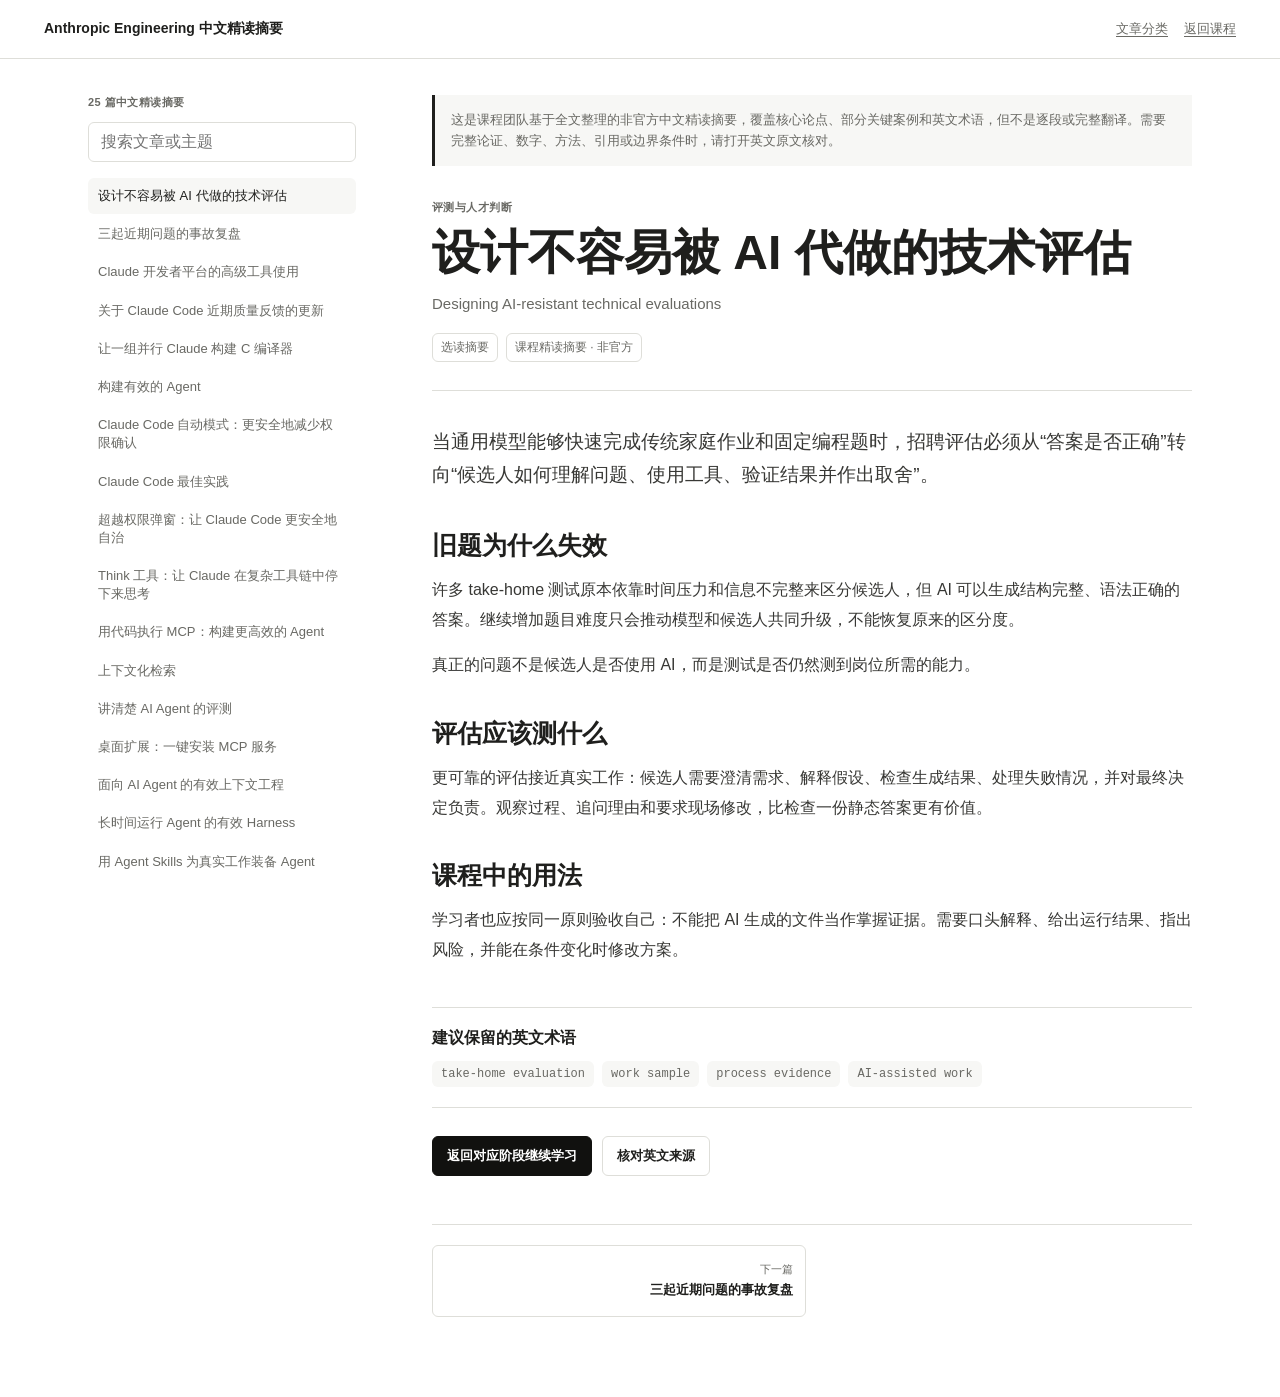
<file: course/articles/reader.html>
<!doctype html>
<html lang="zh-CN">
<head>
  <meta charset="utf-8" />
  <meta name="viewport" content="width=device-width, initial-scale=1" />
  <title>Anthropic Engineering 中文精读摘要</title>
  <link rel="stylesheet" href="../assets/reader.css" />
</head>
<body>
  <a class="skip-link" href="#articleView">跳到精读</a>

  <header class="topbar">
    <div class="topbar-inner">
      <a class="brand" href="../index.html">Anthropic Engineering 中文精读摘要</a>
      <nav class="top-actions" aria-label="页面操作">
        <a href="classification.html">文章分类</a>
        <a href="../index.html">返回课程</a>
      </nav>
    </div>
  </header>

  <div class="reader-shell">
    <aside class="article-index" aria-label="精读目录">
      <p class="index-label">25 篇中文精读摘要</p>
      <input class="search" id="articleSearch" type="search" placeholder="搜索文章或主题" aria-label="搜索精读摘要" />
      <nav class="article-list" id="articleList"></nav>
    </aside>

    <main class="article-view" id="articleView" tabindex="-1">
      <div class="translation-note">
        这是课程团队基于全文整理的非官方中文精读摘要，覆盖核心论点、部分关键案例和英文术语，但不是逐段或完整翻译。需要完整论证、数字、方法、引用或边界条件时，请打开英文原文核对。
      </div>

      <article>
        <header class="article-head">
          <p class="eyebrow" id="articleCategory"></p>
          <h1 id="articleTitle"></h1>
          <p class="original-title" id="originalTitle"></p>
          <div class="meta-row">
            <span class="tag" id="articleLevel"></span>
            <span class="tag">课程精读摘要 · 非官方</span>
          </div>
        </header>

        <p class="article-intro" id="articleIntro"></p>
        <div id="articleSections"></div>

        <section class="terms">
          <h2>建议保留的英文术语</h2>
          <div class="term-list" id="articleTerms"></div>
        </section>

        <div class="article-actions">
          <a class="button primary" id="courseLink" href="../index.html">读完后返回课程</a>
          <a class="button" id="sourceLink" href="#" target="_blank" rel="noreferrer">核对英文来源</a>
        </div>

        <nav class="article-pager" aria-label="上一篇和下一篇">
          <a class="pager-link" id="previousArticle" href="#"></a>
          <a class="pager-link" id="nextArticle" href="#"></a>
        </nav>
      </article>
    </main>
  </div>

  <script src="../assets/reader.js"></script>
</body>
</html>
</file>
<file: course/assets/course.css>
:root {
      --bg: #ffffff;
      --surface: #f7f7f5;
      --surface-strong: #efefec;
      --ink: #111111;
      --muted: #686863;
      --line: #deded8;
      --accent: #0d8f6f;
      --accent-soft: #e6f4ef;
      --warning: #9a4d1d;
      --warning-soft: #fbefe7;
      --focus: #1473e6;
      --radius: 8px;
      --header-height: 64px;
      --content: 760px;
      --wide: 1400px;
    }

    * {
      box-sizing: border-box;
    }

    html {
      scroll-behavior: smooth;
      scroll-padding-top: calc(var(--header-height) + 24px);
    }

    body {
      margin: 0;
      background: var(--bg);
      color: var(--ink);
      font-family: Inter, ui-sans-serif, system-ui, -apple-system, BlinkMacSystemFont, "Segoe UI", "PingFang SC", "Microsoft YaHei", sans-serif;
      font-size: 16px;
      line-height: 1.65;
    }

    button,
    input {
      font: inherit;
    }

    a {
      color: inherit;
      text-decoration-thickness: 1px;
      text-underline-offset: 3px;
    }

    a:hover {
      text-decoration-thickness: 2px;
    }

    :focus-visible {
      outline: 3px solid color-mix(in srgb, var(--focus) 55%, transparent);
      outline-offset: 3px;
    }

    .skip-link {
      position: fixed;
      left: 16px;
      top: 10px;
      z-index: 100;
      transform: translateY(-150%);
      padding: 8px 12px;
      border-radius: 6px;
      background: var(--ink);
      color: #fff;
      text-decoration: none;
    }

    .skip-link:focus {
      transform: translateY(0);
    }

    .topbar {
      position: sticky;
      top: 0;
      z-index: 30;
      height: var(--header-height);
      border-bottom: 1px solid var(--line);
      background: rgba(255, 255, 255, 0.94);
      backdrop-filter: blur(14px);
    }

    .topbar-inner {
      width: min(100%, var(--wide));
      height: 100%;
      margin: 0 auto;
      padding: 0 24px;
      display: flex;
      align-items: center;
      justify-content: space-between;
      gap: 24px;
    }

    .brand {
      display: flex;
      align-items: baseline;
      gap: 10px;
      min-width: 0;
      font-weight: 700;
      text-decoration: none;
    }

    .brand span {
      color: var(--muted);
      font-size: 13px;
      font-weight: 500;
      white-space: nowrap;
    }

    .top-actions {
      display: flex;
      align-items: center;
      gap: 10px;
    }

    .top-actions a {
      font-size: 14px;
      text-decoration: none;
    }

    .top-actions .primary-link {
      min-height: 38px;
      padding: 8px 15px;
      display: inline-flex;
      align-items: center;
      border-radius: 999px;
      background: var(--ink);
      color: #fff;
      font-weight: 650;
    }

    .app-shell {
      width: min(100%, var(--wide));
      margin: 0 auto;
      padding: 32px 24px 96px;
      display: grid;
      grid-template-columns: 220px minmax(0, var(--content)) 240px;
      justify-content: space-between;
      gap: 48px;
    }

    .side-nav,
    .progress-panel {
      position: sticky;
      top: calc(var(--header-height) + 24px);
      align-self: start;
      max-height: calc(100vh - var(--header-height) - 48px);
      overflow: auto;
    }

    .side-nav {
      display: grid;
      gap: 4px;
    }

    .side-label,
    .panel-label,
    .eyebrow {
      margin: 0 0 10px;
      color: var(--muted);
      font-size: 12px;
      font-weight: 700;
      letter-spacing: 0.04em;
      text-transform: uppercase;
    }

    .side-nav a {
      display: block;
      padding: 7px 10px;
      border-radius: 6px;
      color: var(--muted);
      font-size: 14px;
      text-decoration: none;
    }

    .side-nav a:hover,
    .side-nav a[aria-current="location"] {
      background: var(--surface);
      color: var(--ink);
    }

    .side-divider {
      height: 1px;
      margin: 10px 0;
      background: var(--line);
    }

    main {
      min-width: 0;
    }

    section {
      padding: 56px 0;
      border-top: 1px solid var(--line);
    }

    section:first-child {
      padding-top: 12px;
      border-top: 0;
    }

    .course-intro h1 {
      max-width: 720px;
      margin: 0;
      font-size: clamp(38px, 6vw, 64px);
      line-height: 1.03;
      letter-spacing: 0;
    }

    .course-intro .lede {
      max-width: 680px;
      margin: 22px 0 0;
      color: var(--muted);
      font-size: 18px;
      line-height: 1.6;
    }

    .hero-actions {
      display: flex;
      flex-wrap: wrap;
      gap: 10px;
      margin-top: 28px;
    }

    .course-positioning {
      margin-top: 28px;
      padding: 16px 18px;
      border-left: 3px solid var(--warning);
      background: var(--warning-soft);
    }

    .course-positioning strong {
      display: block;
      margin-bottom: 4px;
      font-size: 14px;
    }

    .course-positioning p {
      margin: 0;
      color: #6f4227;
      font-size: 13px;
    }

    .button,
    .copy-button,
    .stage-toggle,
    .reset-button {
      min-height: 42px;
      border: 1px solid var(--line);
      border-radius: 999px;
      padding: 9px 16px;
      display: inline-flex;
      align-items: center;
      justify-content: center;
      gap: 8px;
      background: #fff;
      color: var(--ink);
      font-weight: 650;
      font-size: 14px;
      text-decoration: none;
      cursor: pointer;
    }

    .button.primary {
      border-color: var(--ink);
      background: var(--ink);
      color: #fff;
    }

    .button:hover,
    .copy-button:hover,
    .stage-toggle:hover,
    .reset-button:hover {
      background: var(--surface);
    }

    .button.primary:hover {
      background: #30302e;
    }

    .start-grid {
      margin-top: 52px;
      display: grid;
      grid-template-columns: repeat(3, minmax(0, 1fr));
      border-top: 1px solid var(--line);
      border-bottom: 1px solid var(--line);
    }

    .start-step {
      min-height: 164px;
      padding: 22px 18px 22px 0;
    }

    .start-step + .start-step {
      border-left: 1px solid var(--line);
      padding-left: 18px;
    }

    .step-number {
      color: var(--muted);
      font-size: 13px;
      font-weight: 700;
    }

    .start-step h2 {
      margin: 32px 0 6px;
      font-size: 18px;
      line-height: 1.3;
    }

    .start-step p {
      margin: 0;
      color: var(--muted);
      font-size: 14px;
    }

    .progress-panel {
      padding: 18px;
      border: 1px solid var(--line);
      border-radius: var(--radius);
      background: var(--surface);
    }

    .progress-value {
      margin: 0;
      font-size: 40px;
      line-height: 1;
      font-weight: 650;
    }

    .progress-track {
      height: 6px;
      margin: 16px 0 10px;
      overflow: hidden;
      border-radius: 999px;
      background: var(--surface-strong);
    }

    .progress-fill {
      width: 0;
      height: 100%;
      border-radius: inherit;
      background: var(--accent);
      transition: width 180ms ease;
    }

    .progress-copy {
      margin: 0;
      color: var(--muted);
      font-size: 13px;
    }

    .next-task {
      margin: 18px 0;
      padding-top: 16px;
      border-top: 1px solid var(--line);
    }

    .next-task b {
      display: block;
      margin-bottom: 5px;
      font-size: 14px;
    }

    .next-task span {
      display: block;
      color: var(--muted);
      font-size: 13px;
      line-height: 1.45;
    }

    .reset-button {
      min-height: 34px;
      padding: 6px 12px;
      background: transparent;
      font-size: 12px;
    }

    h2 {
      margin: 0;
      font-size: 32px;
      line-height: 1.14;
      letter-spacing: 0;
    }

    h3 {
      margin: 0;
      font-size: 20px;
      line-height: 1.3;
    }

    .section-head {
      margin-bottom: 28px;
    }

    .section-head p {
      max-width: 650px;
      margin: 10px 0 0;
      color: var(--muted);
    }

    .notice {
      margin: 24px 0 0;
      padding: 16px 18px;
      border-left: 3px solid var(--accent);
      background: var(--accent-soft);
      font-size: 14px;
    }

    .notice.warning {
      border-left-color: var(--warning);
      background: var(--warning-soft);
    }

    .check-list {
      display: grid;
      gap: 0;
      border-top: 1px solid var(--line);
    }

    .check-item {
      min-height: 64px;
      display: flex;
      align-items: flex-start;
      gap: 12px;
      padding: 17px 0;
      border-bottom: 1px solid var(--line);
      cursor: pointer;
    }

    .check-item input {
      width: 18px;
      height: 18px;
      flex: 0 0 auto;
      margin: 3px 0 0;
      accent-color: var(--accent);
    }

    .check-item strong,
    .check-item span {
      display: block;
    }

    .check-item strong {
      font-size: 15px;
    }

    .check-item span {
      margin-top: 2px;
      color: var(--muted);
      font-size: 13px;
    }

    .check-item:has(input:checked) strong {
      color: var(--muted);
      text-decoration: line-through;
      text-decoration-thickness: 1px;
    }

    .setup-defaults {
      margin-bottom: 26px;
      display: grid;
      grid-template-columns: repeat(3, minmax(0, 1fr));
      border-top: 1px solid var(--line);
      border-bottom: 1px solid var(--line);
    }

    .setup-default {
      min-height: 108px;
      padding: 18px;
    }

    .setup-default:first-child {
      padding-left: 0;
    }

    .setup-default + .setup-default {
      border-left: 1px solid var(--line);
    }

    .setup-default b,
    .setup-default span {
      display: block;
    }

    .setup-default b {
      margin-bottom: 6px;
      font-size: 14px;
    }

    .setup-default span {
      color: var(--muted);
      font-size: 13px;
      line-height: 1.55;
    }

    .setup-item {
      display: grid;
      grid-template-columns: 34px minmax(0, 1fr) auto auto;
      align-items: center;
      gap: 14px;
      cursor: default;
    }

    .setup-item .setup-index {
      width: 28px;
      height: 28px;
      margin: 0;
      display: grid;
      place-items: center;
      border: 1px solid var(--line);
      border-radius: 50%;
      color: var(--ink);
      font-size: 12px;
      font-weight: 700;
    }

    .setup-item .setup-copy {
      min-width: 0;
      margin: 0;
    }

    .setup-action {
      min-height: 36px;
      margin: 0;
      padding: 7px 12px;
      white-space: nowrap;
    }

    .setup-confirm {
      display: flex;
      align-items: center;
      gap: 7px;
      color: var(--muted);
      font-size: 12px;
      cursor: pointer;
    }

    .setup-confirm input {
      margin: 0;
    }

    .setup-item:has(input:checked) {
      background: var(--surface);
    }

    .setup-item:has(input:checked) strong {
      color: var(--ink);
      text-decoration: none;
    }

    .setup-item:has(input:checked) .setup-index {
      border-color: var(--ink);
      background: var(--ink);
      color: #fff;
    }

    .prepare-footer {
      margin-top: 18px;
      display: flex;
      align-items: center;
      justify-content: space-between;
      gap: 16px;
    }

    .prepare-footer .button[hidden] {
      display: none;
    }

    .ready-state {
      margin: 0;
      color: var(--muted);
      font-size: 14px;
    }

    .ready-state.is-ready {
      color: var(--accent);
      font-weight: 650;
    }

    .document-map {
      border-top: 1px solid var(--line);
    }

    .document-row {
      padding: 18px 0;
      display: grid;
      grid-template-columns: 140px minmax(0, 1.2fr) minmax(0, 0.8fr);
      gap: 20px;
      border-bottom: 1px solid var(--line);
      align-items: start;
    }

    .document-stage {
      font-size: 14px;
      font-weight: 700;
    }

    .document-stage a {
      display: block;
      margin-top: 4px;
      color: var(--muted);
      font-size: 12px;
      font-weight: 500;
    }

    .document-cell b {
      display: block;
      margin-bottom: 6px;
      color: var(--muted);
      font-size: 11px;
      letter-spacing: 0.04em;
      text-transform: uppercase;
    }

    .document-cell span {
      display: block;
      font-size: 13px;
      line-height: 1.55;
    }

    .learning-model {
      border-top: 1px solid var(--line);
    }

    .learning-model-row {
      padding: 18px 0;
      display: grid;
      grid-template-columns: 116px minmax(0, 1fr) minmax(0, 0.9fr);
      gap: 20px;
      align-items: start;
      border-bottom: 1px solid var(--line);
    }

    .learning-model-step {
      color: var(--accent);
      font-size: 12px;
      font-weight: 750;
    }

    .learning-model-row b {
      display: block;
      margin-bottom: 4px;
      font-size: 14px;
    }

    .learning-model-row p {
      margin: 0;
      color: var(--muted);
      font-size: 13px;
    }

    .research-note {
      margin-top: 18px;
      border-left: 3px solid var(--accent);
      background: var(--accent-soft);
    }

    .research-note .research-body {
      padding: 0 16px 16px;
      color: var(--muted);
      font-size: 13px;
    }

    .research-note .research-body p {
      margin: 0 0 9px;
    }

    .research-note .research-body p:last-child {
      margin-bottom: 0;
    }

    .path-list {
      display: grid;
      gap: 24px;
    }

    .learning-stage {
      scroll-margin-top: calc(var(--header-height) + 24px);
      border: 1px solid var(--line);
      border-radius: var(--radius);
      background: #fff;
      overflow: hidden;
    }

    .stage-header {
      padding: 22px;
      display: grid;
      grid-template-columns: 52px minmax(0, 1fr) auto;
      gap: 16px;
      align-items: start;
      background: var(--surface);
      border-bottom: 1px solid var(--line);
    }

    .stage-index {
      width: 44px;
      height: 44px;
      display: grid;
      place-items: center;
      border-radius: 50%;
      background: var(--ink);
      color: #fff;
      font-size: 13px;
      font-weight: 700;
    }

    .stage-header h3 {
      margin-bottom: 5px;
    }

    .stage-header p,
    .stage-time {
      margin: 0;
      color: var(--muted);
      font-size: 13px;
    }

    .stage-time {
      padding-top: 4px;
      white-space: nowrap;
    }

    .stage-body {
      padding: 22px;
      display: grid;
      gap: 28px;
    }

    .lesson-loop {
      display: grid;
      grid-template-columns: repeat(6, minmax(0, 1fr));
      border: 1px solid var(--line);
      border-radius: 6px;
      overflow: hidden;
    }

    .lesson-loop span {
      min-height: 52px;
      padding: 10px 8px;
      display: grid;
      place-items: center;
      color: var(--muted);
      background: var(--surface);
      font-size: 11px;
      font-weight: 650;
      text-align: center;
    }

    .lesson-loop span + span {
      border-left: 1px solid var(--line);
    }

    .chapter-prequestion {
      padding: 16px 18px;
      border-left: 3px solid var(--accent);
      background: var(--accent-soft);
    }

    .chapter-prequestion b,
    .self-explain b,
    .spaced-review b {
      display: block;
      margin-bottom: 4px;
      font-size: 13px;
    }

    .chapter-prequestion p,
    .self-explain p,
    .spaced-review p {
      margin: 0;
      color: var(--muted);
      font-size: 13px;
    }

    .reflection-field {
      margin-top: 12px;
      display: grid;
      gap: 6px;
    }

    .reflection-field span {
      color: var(--muted);
      font-size: 11px;
      font-weight: 650;
    }

    .reflection-field textarea {
      width: 100%;
      min-height: 92px;
      resize: vertical;
      padding: 10px 12px;
      border: 1px solid color-mix(in srgb, var(--accent) 28%, var(--line));
      border-radius: 6px;
      background: #fff;
      color: var(--ink);
      font: inherit;
      font-size: 13px;
      line-height: 1.55;
    }

    .reflection-field textarea:focus {
      border-color: var(--focus);
      outline: 2px solid color-mix(in srgb, var(--focus) 22%, transparent);
      outline-offset: 1px;
    }

    .save-note {
      color: var(--muted);
      font-size: 11px;
    }

    .concept-sequence {
      border-top: 1px solid var(--line);
    }

    .concept-sequence > h4 {
      margin: 0;
      padding: 0 0 10px;
      font-size: 14px;
    }

    .concept-item {
      padding: 12px 0;
      display: grid;
      grid-template-columns: 28px minmax(0, 1fr);
      gap: 10px;
      border-bottom: 1px solid var(--line);
    }

    .concept-item > span {
      width: 24px;
      height: 24px;
      display: grid;
      place-items: center;
      border: 1px solid var(--line);
      border-radius: 50%;
      color: var(--muted);
      font-size: 10px;
      font-weight: 750;
    }

    .concept-item b {
      display: block;
      margin-bottom: 2px;
      font-size: 13px;
    }

    .concept-item p {
      margin: 0;
      color: var(--muted);
      font-size: 12px;
      line-height: 1.55;
    }

    .content-grid {
      display: grid;
      grid-template-columns: minmax(0, 1fr) minmax(0, 1fr);
      gap: 24px;
    }

    .content-block h4 {
      margin: 0 0 10px;
      font-size: 14px;
      line-height: 1.35;
    }

    .content-block ul,
    .content-block ol {
      margin: 0;
      padding-left: 20px;
    }

    .content-block li {
      margin: 7px 0;
      font-size: 14px;
    }

    .reading-links {
      list-style: none;
      padding: 0 !important;
    }

    .reading-links li {
      padding: 8px 0;
      border-bottom: 1px solid var(--line);
    }

    .reading-links li:first-child {
      padding-top: 0;
    }

    .reading-links a {
      font-weight: 600;
    }

    .reading-links small {
      display: block;
      margin-top: 2px;
      color: var(--muted);
    }

    .reading-links .optional::before {
      content: "选读";
      margin-right: 7px;
      padding: 2px 5px;
      border-radius: 4px;
      background: var(--surface-strong);
      color: var(--muted);
      font-size: 11px;
      font-weight: 700;
    }

    .article-unit {
      padding: 0 !important;
      border-bottom: 0 !important;
      scroll-margin-top: calc(var(--header-height) + 24px);
    }

    .article-unit > details {
      border: 0;
      border-bottom: 1px solid var(--line);
      border-radius: 0;
      background: transparent;
    }

    .article-unit > details > summary {
      padding: 10px 0;
      display: grid;
      grid-template-columns: auto minmax(0, 1fr) auto;
      gap: 8px;
      align-items: baseline;
      list-style: none;
    }

    .article-unit > details > summary::-webkit-details-marker {
      display: none;
    }

    .article-unit > details > summary::after {
      content: "查看导读";
      color: var(--muted);
      font-size: 11px;
      font-weight: 500;
    }

    .article-unit > details[open] > summary::after {
      content: "收起";
    }

    .reading-type {
      padding: 2px 5px;
      border-radius: 4px;
      background: var(--accent-soft);
      color: var(--accent);
      font-size: 10px;
      font-weight: 700;
    }

    .article-title {
      font-size: 14px;
      font-weight: 650;
    }

    .article-guide {
      padding: 4px 0 16px;
    }

    .article-guide > p {
      margin: 0 0 12px;
      color: var(--muted);
      font-size: 13px;
    }

    .guide-grid {
      display: grid;
      grid-template-columns: repeat(2, minmax(0, 1fr));
      gap: 12px;
      margin-bottom: 12px;
    }

    .guide-block {
      padding: 12px;
      border-radius: 6px;
      background: var(--surface);
    }

    .guide-block b {
      display: block;
      margin-bottom: 5px;
      font-size: 12px;
    }

    .guide-block p,
    .guide-block ul {
      margin: 0;
      color: var(--muted);
      font-size: 12px;
      line-height: 1.55;
    }

    .guide-block ul {
      padding-left: 17px;
    }

    .guide-actions {
      display: flex;
      flex-wrap: wrap;
      align-items: center;
      gap: 10px;
    }

    .original-link {
      min-height: 34px;
      padding: 6px 11px;
      display: inline-flex;
      align-items: center;
      border: 1px solid var(--line);
      border-radius: 999px;
      font-size: 12px;
      font-weight: 650;
      text-decoration: none;
    }

    .article-complete {
      flex: 1 1 260px;
      min-height: 34px;
      padding: 6px 10px;
      display: flex;
      align-items: center;
      gap: 8px;
      border-radius: 6px;
      background: var(--accent-soft);
      color: var(--accent);
      font-size: 12px;
      font-weight: 650;
      cursor: pointer;
    }

    .worked-example {
      border-left: 3px solid var(--ink);
      background: var(--surface);
    }

    .worked-example .example-body {
      padding: 0 16px 16px;
      color: var(--muted);
      font-size: 13px;
    }

    .worked-example .example-body b {
      color: var(--ink);
    }

    .worked-example .example-body p {
      margin: 0 0 9px;
    }

    .self-explain,
    .spaced-review {
      padding: 16px 18px;
      border: 1px solid var(--line);
      border-radius: 6px;
      background: #fff;
    }

    .self-explain {
      border-left: 3px solid var(--ink);
    }

    .guided-practice {
      border-left: 3px solid var(--accent);
      background: #fff;
    }

    .guided-practice .guided-body {
      padding: 0 16px 16px;
      color: var(--muted);
      font-size: 13px;
    }

    .guided-practice .guided-body p {
      margin: 0 0 9px;
    }

    .guided-practice .guided-body ol {
      margin: 0 0 12px;
      padding-left: 20px;
    }

    .guided-practice .guided-body li {
      margin: 5px 0;
    }

    .spaced-review {
      background: var(--surface);
    }

    .spaced-review small {
      display: block;
      margin-top: 7px;
      color: var(--muted);
      font-size: 11px;
    }

    .review-confirm {
      margin-top: 12px;
      display: inline-flex;
      align-items: center;
      gap: 8px;
      color: var(--ink);
      font-size: 12px;
      font-weight: 650;
      cursor: pointer;
    }

    .review-confirm input {
      accent-color: var(--accent);
    }

    .knowledge-check {
      margin: 0;
      padding: 18px;
      border: 1px solid var(--line);
      border-radius: var(--radius);
      background: #fff;
    }

    .knowledge-check legend {
      padding: 0 6px;
      font-size: 14px;
      font-weight: 700;
    }

    .knowledge-check > p {
      margin: 0 0 12px;
      color: var(--muted);
      font-size: 13px;
    }

    .quiz-options {
      display: grid;
      gap: 8px;
    }

    .quiz-option {
      padding: 10px 12px;
      display: flex;
      align-items: flex-start;
      gap: 9px;
      border: 1px solid var(--line);
      border-radius: 6px;
      font-size: 13px;
      cursor: pointer;
    }

    .quiz-option:hover {
      background: var(--surface);
    }

    .quiz-option input {
      margin: 3px 0 0;
      accent-color: var(--accent);
    }

    .quiz-submit {
      min-height: 36px;
      margin-top: 12px;
      padding: 7px 13px;
      border: 0;
      border-radius: 999px;
      background: var(--ink);
      color: #fff;
      font-size: 12px;
      font-weight: 650;
      cursor: pointer;
    }

    .quiz-feedback {
      min-height: 22px;
      margin: 10px 0 0 !important;
      font-weight: 650;
    }

    .quiz-feedback.is-correct {
      color: var(--accent);
    }

    .quiz-feedback.is-wrong {
      color: var(--warning);
    }

    .mastery-check {
      position: absolute;
      width: 1px;
      height: 1px;
      overflow: hidden;
      clip: rect(0 0 0 0);
      white-space: nowrap;
      clip-path: inset(50%);
    }

    .article-complete input {
      width: 16px;
      height: 16px;
      margin: 0;
      accent-color: var(--accent);
    }

    .article-complete.check-item {
      border: 0;
    }

    .article-complete.check-item strong {
      font-size: 12px;
    }

    .workflow {
      display: grid;
      grid-template-columns: repeat(4, minmax(0, 1fr));
      border-top: 1px solid var(--line);
      border-bottom: 1px solid var(--line);
    }

    .workflow-step {
      min-height: 118px;
      padding: 16px 14px;
    }

    .workflow-step + .workflow-step {
      border-left: 1px solid var(--line);
    }

    .workflow-step b {
      display: block;
      margin-bottom: 6px;
      font-size: 14px;
    }

    .workflow-step span {
      display: block;
      color: var(--muted);
      font-size: 12px;
      line-height: 1.5;
    }

    details {
      border: 1px solid var(--line);
      border-radius: var(--radius);
      background: var(--surface);
    }

    summary {
      padding: 14px 16px;
      cursor: pointer;
      font-size: 14px;
      font-weight: 650;
    }

    .prompt-wrap {
      padding: 0 16px 16px;
    }

    .prompt {
      margin: 0;
      padding: 14px;
      overflow: auto;
      border: 1px solid var(--line);
      border-radius: 6px;
      background: #fff;
      color: #2f2f2c;
      font-family: ui-monospace, SFMono-Regular, Menlo, Monaco, Consolas, monospace;
      font-size: 13px;
      line-height: 1.65;
      white-space: pre-wrap;
    }

    .copy-button {
      min-height: 34px;
      margin-top: 10px;
      padding: 6px 12px;
      background: #fff;
      font-size: 12px;
    }

    .stage-footer {
      display: flex;
      align-items: center;
      justify-content: space-between;
      gap: 16px;
      padding-top: 4px;
    }

    .stage-output {
      font-size: 14px;
    }

    .stage-output b {
      display: block;
      margin-bottom: 2px;
    }

    .stage-output span {
      color: var(--muted);
    }

    .template-link {
      min-height: 36px;
      padding: 7px 12px;
      display: inline-flex;
      align-items: center;
      justify-content: center;
      border: 1px solid var(--line);
      border-radius: 999px;
      background: #fff;
      font-size: 12px;
      font-weight: 650;
      text-decoration: none;
    }

    .stage-toggle {
      flex: 0 0 auto;
      min-height: 36px;
      padding: 7px 13px;
      font-size: 12px;
    }

    .schedule-table {
      width: 100%;
      border-collapse: collapse;
      border-top: 1px solid var(--line);
    }

    .schedule-table th,
    .schedule-table td {
      padding: 14px 10px;
      border-bottom: 1px solid var(--line);
      text-align: left;
      vertical-align: top;
      font-size: 14px;
    }

    .schedule-table th {
      color: var(--muted);
      font-size: 12px;
      font-weight: 650;
      text-transform: uppercase;
      letter-spacing: 0.04em;
    }

    .schedule-table td:first-child {
      width: 80px;
      font-weight: 700;
    }

    .schedule-table td:last-child {
      color: var(--muted);
    }

    .recovery-grid,
    .assessment-grid {
      display: grid;
      grid-template-columns: repeat(2, minmax(0, 1fr));
      gap: 12px;
    }

    .recovery-card,
    .assessment-card {
      padding: 18px;
      border: 1px solid var(--line);
      border-radius: var(--radius);
      background: var(--surface);
    }

    .recovery-card h3,
    .assessment-card h3 {
      margin-bottom: 7px;
      font-size: 16px;
    }

    .recovery-card p,
    .assessment-card p {
      margin: 0;
      color: var(--muted);
      font-size: 13px;
    }

    .rubric-wrap {
      margin-top: 24px;
      overflow-x: auto;
    }

    .rubric-table {
      width: 100%;
      min-width: 640px;
      border-collapse: collapse;
      font-size: 12px;
    }

    .rubric-table th,
    .rubric-table td {
      padding: 11px 12px;
      border-bottom: 1px solid var(--line);
      text-align: left;
      vertical-align: top;
    }

    .rubric-table th {
      background: var(--surface);
      font-weight: 700;
    }

    .foundation-boundary {
      margin-top: 18px;
      padding: 16px 18px;
      border-left: 3px solid var(--warning);
      background: var(--warning-soft);
      color: #6f4227;
      font-size: 13px;
    }

    .fullstack-bridge {
      border-top: 1px solid var(--line);
    }

    .bridge-row {
      padding: 16px 0;
      display: grid;
      grid-template-columns: 42px minmax(0, 0.9fr) minmax(0, 1.1fr);
      gap: 16px;
      align-items: start;
      border-bottom: 1px solid var(--line);
    }

    .bridge-index {
      width: 32px;
      height: 32px;
      display: grid;
      place-items: center;
      border: 1px solid var(--line);
      border-radius: 50%;
      color: var(--muted);
      font-size: 11px;
      font-weight: 750;
    }

    .bridge-row b {
      font-size: 14px;
    }

    .bridge-row p {
      margin: 0;
      color: var(--muted);
      font-size: 13px;
    }

    .bridge-status {
      margin-top: 22px;
      padding: 14px 16px;
      border: 1px solid var(--line);
      border-radius: 6px;
      background: var(--surface);
      font-size: 13px;
    }

    .bridge-status b {
      display: block;
      margin-bottom: 3px;
    }

    .capstone {
      padding: 24px;
      border-radius: var(--radius);
      background: var(--ink);
      color: #fff;
    }

    .capstone p {
      margin: 9px 0 0;
      color: #cfcfca;
    }

    .capstone .check-list {
      margin-top: 20px;
      border-color: #3b3b39;
    }

    .capstone .check-item {
      border-color: #3b3b39;
    }

    .capstone .check-item span {
      color: #b7b7b1;
    }

    .resource-row {
      display: grid;
      grid-template-columns: repeat(2, minmax(0, 1fr));
      gap: 12px;
    }

    .resource-link {
      min-height: 130px;
      padding: 16px;
      display: flex;
      flex-direction: column;
      justify-content: space-between;
      border: 1px solid var(--line);
      border-radius: var(--radius);
      background: var(--surface);
      text-decoration: none;
    }

    .resource-link strong {
      font-size: 15px;
    }

    .resource-link span {
      color: var(--muted);
      font-size: 13px;
    }

    .resource-link:hover {
      border-color: #b5b5af;
      background: #f2f2ef;
    }

    body.drawer-open {
      overflow: hidden;
    }

    .article-drawer {
      position: fixed;
      inset: 0;
      z-index: 100;
      display: grid;
      grid-template-columns: minmax(0, 1fr) min(760px, calc(100vw - 48px));
    }

    .article-drawer[hidden] {
      display: none;
    }

    .drawer-backdrop {
      grid-column: 1;
      grid-row: 1;
      border: 0;
      background: rgba(0, 0, 0, 0.28);
      cursor: pointer;
    }

    .drawer-panel {
      min-width: 0;
      height: 100vh;
      height: 100dvh;
      grid-column: 2;
      grid-row: 1;
      display: grid;
      grid-template-rows: auto minmax(0, 1fr) auto;
      border-left: 1px solid var(--line);
      background: #fff;
    }

    .drawer-header,
    .drawer-footer {
      padding: 14px 18px;
      display: flex;
      align-items: center;
      justify-content: space-between;
      gap: 16px;
      background: #fff;
    }

    .drawer-header {
      border-bottom: 1px solid var(--line);
    }

    .drawer-footer {
      border-top: 1px solid var(--line);
    }

    .drawer-header-copy {
      min-width: 0;
    }

    .drawer-header-copy p,
    .drawer-header-copy h2,
    .drawer-footer p {
      margin: 0;
    }

    .drawer-header-copy p {
      color: var(--muted);
      font-size: 11px;
      font-weight: 700;
    }

    .drawer-header-copy h2 {
      margin-top: 3px;
      overflow: hidden;
      font-size: 15px;
      line-height: 1.35;
      text-overflow: ellipsis;
      white-space: nowrap;
    }

    .drawer-close {
      width: 36px;
      height: 36px;
      flex: 0 0 auto;
      padding: 0;
      display: grid;
      place-items: center;
      border: 1px solid var(--line);
      border-radius: 50%;
      background: #fff;
      color: var(--ink);
      font-size: 22px;
      line-height: 1;
      cursor: pointer;
    }

    .drawer-close:hover {
      background: var(--surface);
    }

    .drawer-frame {
      width: 100%;
      height: 100%;
      border: 0;
      background: #fff;
    }

    .drawer-footer p {
      max-width: 430px;
      color: var(--muted);
      font-size: 12px;
      line-height: 1.5;
    }

    footer {
      padding-top: 34px;
      border-top: 1px solid var(--line);
      color: var(--muted);
      font-size: 12px;
    }

    .mobile-progress {
      display: none;
    }

    @media (max-width: 1180px) {
      .app-shell {
        grid-template-columns: 200px minmax(0, var(--content));
        justify-content: center;
      }

      .progress-panel {
        display: none;
      }

      .mobile-progress {
        display: block;
        margin: 24px 0 0;
        padding: 14px;
        border: 1px solid var(--line);
        border-radius: var(--radius);
        background: var(--surface);
      }

      .mobile-progress-line {
        display: flex;
        justify-content: space-between;
        gap: 16px;
        font-size: 13px;
      }
    }

    @media (max-width: 860px) {
      :root {
        --header-height: 58px;
      }

      .topbar-inner {
        padding: 0 16px;
      }

      .brand span,
      .top-actions > a:not(.primary-link) {
        display: none;
      }

      .app-shell {
        padding: 22px 16px 72px;
        display: block;
      }

      .side-nav {
        position: static;
        display: flex;
        gap: 4px;
        margin: 0 -16px 30px;
        padding: 0 16px 12px;
        overflow-x: auto;
        border-bottom: 1px solid var(--line);
        scrollbar-width: none;
      }

      .side-nav::-webkit-scrollbar {
        display: none;
      }

      .side-nav .side-label,
      .side-nav .side-divider {
        display: none;
      }

      .side-nav a {
        flex: 0 0 auto;
        border: 1px solid var(--line);
        border-radius: 999px;
        background: #fff;
      }

      .course-intro h1 {
        font-size: clamp(38px, 11vw, 54px);
      }

      .start-grid,
      .content-grid,
      .document-row,
      .recovery-grid,
      .assessment-grid,
      .resource-row {
        grid-template-columns: 1fr;
      }

      .setup-defaults {
        grid-template-columns: 1fr;
      }

      .setup-default,
      .setup-default:first-child {
        min-height: 0;
        padding: 16px 0;
      }

      .setup-default + .setup-default {
        border-top: 1px solid var(--line);
        border-left: 0;
      }

      .setup-item {
        grid-template-columns: 30px minmax(0, 1fr) auto;
      }

      .setup-action {
        grid-column: 2 / -1;
        justify-self: start;
      }

      .document-row {
        gap: 10px;
      }

      .learning-model-row {
        grid-template-columns: 96px minmax(0, 1fr);
      }

      .learning-model-row > p {
        grid-column: 2;
      }

      .bridge-row {
        grid-template-columns: 36px minmax(0, 1fr);
      }

      .bridge-row > p {
        grid-column: 2;
      }

      .start-step {
        min-height: 0;
        padding: 20px 0;
      }

      .start-step + .start-step {
        border-top: 1px solid var(--line);
        border-left: 0;
        padding-left: 0;
      }

      .start-step h2 {
        margin-top: 12px;
      }

      .stage-header {
        grid-template-columns: 48px minmax(0, 1fr);
      }

      .stage-time {
        grid-column: 2;
      }

      .workflow {
        grid-template-columns: repeat(2, minmax(0, 1fr));
      }

      .lesson-loop {
        grid-template-columns: repeat(3, minmax(0, 1fr));
      }

      .lesson-loop span:nth-child(4) {
        border-left: 0;
      }

      .lesson-loop span:nth-child(n+4) {
        border-top: 1px solid var(--line);
      }

      .workflow-step:nth-child(3) {
        border-left: 0;
        border-top: 1px solid var(--line);
      }

      .workflow-step:nth-child(4) {
        border-top: 1px solid var(--line);
      }

      .stage-footer {
        align-items: flex-start;
        flex-direction: column;
      }

      .article-drawer {
        grid-template-columns: 1fr;
      }

      .drawer-backdrop {
        display: none;
      }

      .drawer-panel {
        grid-column: 1;
        border-left: 0;
      }

      .schedule-table thead {
        display: none;
      }

      .schedule-table,
      .schedule-table tbody,
      .schedule-table tr,
      .schedule-table td {
        display: block;
        width: 100%;
      }

      .schedule-table tr {
        padding: 14px 0;
        border-bottom: 1px solid var(--line);
      }

      .schedule-table td {
        padding: 3px 0;
        border: 0;
      }
    }

    @media (max-width: 520px) {
      section {
        padding: 44px 0;
      }

      h2 {
        font-size: 28px;
      }

      .workflow {
        grid-template-columns: 1fr;
      }

      .lesson-loop {
        grid-template-columns: repeat(2, minmax(0, 1fr));
      }

      .lesson-loop span:nth-child(3),
      .lesson-loop span:nth-child(5) {
        border-left: 0;
      }

      .lesson-loop span:nth-child(4),
      .lesson-loop span:nth-child(6) {
        border-left: 1px solid var(--line);
      }

      .lesson-loop span:nth-child(n+3) {
        border-top: 1px solid var(--line);
      }

      .guide-grid {
        grid-template-columns: 1fr;
      }

      .learning-model-row {
        grid-template-columns: 1fr;
        gap: 6px;
      }

      .learning-model-row > p {
        grid-column: 1;
      }

      .bridge-row {
        grid-template-columns: 32px minmax(0, 1fr);
        gap: 10px;
      }

      .workflow-step + .workflow-step,
      .workflow-step:nth-child(3) {
        border-top: 1px solid var(--line);
        border-left: 0;
      }

      .stage-body,
      .stage-header {
        padding: 18px;
      }

      .setup-item {
        grid-template-columns: 28px minmax(0, 1fr);
      }

      .setup-action,
      .setup-confirm {
        grid-column: 2;
        justify-self: stretch;
      }

      .setup-action {
        width: 100%;
      }

      .prepare-footer {
        align-items: stretch;
        flex-direction: column;
      }

      .prepare-footer .button {
        width: 100%;
      }

      .drawer-footer {
        align-items: stretch;
        flex-direction: column;
      }

      .drawer-footer .button {
        width: 100%;
      }

      .hero-actions .button {
        width: 100%;
      }
    }

    @media print {
      .topbar,
      .side-nav,
      .progress-panel,
      .mobile-progress,
      .hero-actions,
      .article-drawer,
      .copy-button,
      .stage-toggle,
      .reset-button {
        display: none !important;
      }

      .app-shell {
        display: block;
        width: auto;
        padding: 0;
      }

      section {
        break-inside: avoid;
      }
    }
</file>
<file: course/assets/classification.css>
:root {
      --bg: #ffffff;
      --surface: #f7f7f5;
      --surface-strong: #efefec;
      --ink: #111111;
      --muted: #686863;
      --line: #deded8;
      --accent: #0d8f6f;
      --accent-soft: #e6f4ef;
      --focus: #1473e6;
      --radius: 8px;
      --header-height: 64px;
      --wide: 1280px;
    }

    * {
      box-sizing: border-box;
    }

    html {
      scroll-behavior: smooth;
      scroll-padding-top: calc(var(--header-height) + 20px);
    }

    body {
      margin: 0;
      color: var(--ink);
      background: var(--bg);
      font-family: Inter, ui-sans-serif, system-ui, -apple-system, BlinkMacSystemFont, "Segoe UI", "PingFang SC", "Microsoft YaHei", sans-serif;
      line-height: 1.6;
    }

    button,
    input {
      font: inherit;
    }

    a {
      color: inherit;
      text-underline-offset: 3px;
    }

    :focus-visible {
      outline: 3px solid color-mix(in srgb, var(--focus) 55%, transparent);
      outline-offset: 3px;
    }

    .skip-link {
      position: fixed;
      left: 16px;
      top: 10px;
      z-index: 100;
      transform: translateY(-150%);
      padding: 8px 12px;
      border-radius: 6px;
      background: var(--ink);
      color: #fff;
      text-decoration: none;
    }

    .skip-link:focus {
      transform: translateY(0);
    }

    .topbar {
      position: sticky;
      top: 0;
      z-index: 20;
      height: var(--header-height);
      border-bottom: 1px solid var(--line);
      background: rgba(255, 255, 255, 0.95);
      backdrop-filter: blur(14px);
    }

    .topbar-inner {
      width: min(100%, var(--wide));
      height: 100%;
      margin: 0 auto;
      padding: 0 24px;
      display: flex;
      align-items: center;
      justify-content: space-between;
      gap: 20px;
    }

    .brand {
      font-weight: 700;
      text-decoration: none;
    }

    .back-link {
      min-height: 38px;
      padding: 8px 15px;
      display: inline-flex;
      align-items: center;
      border-radius: 999px;
      background: var(--ink);
      color: #fff;
      font-size: 14px;
      font-weight: 650;
      text-decoration: none;
    }

    .page {
      width: min(100%, var(--wide));
      margin: 0 auto;
      padding: 48px 24px 96px;
      display: grid;
      grid-template-columns: 220px minmax(0, 1fr);
      gap: 64px;
    }

    .side-nav {
      position: sticky;
      top: calc(var(--header-height) + 24px);
      align-self: start;
      display: grid;
      gap: 4px;
    }

    .side-nav p {
      margin: 0 0 10px;
      color: var(--muted);
      font-size: 12px;
      font-weight: 700;
      letter-spacing: 0.04em;
      text-transform: uppercase;
    }

    .side-nav a {
      padding: 7px 10px;
      border-radius: 6px;
      color: var(--muted);
      font-size: 14px;
      text-decoration: none;
    }

    .side-nav a:hover {
      color: var(--ink);
      background: var(--surface);
    }

    main {
      min-width: 0;
      max-width: 920px;
    }

    .hero {
      padding: 14px 0 48px;
    }

    .eyebrow {
      margin: 0 0 12px;
      color: var(--muted);
      font-size: 12px;
      font-weight: 700;
      letter-spacing: 0.04em;
      text-transform: uppercase;
    }

    h1 {
      max-width: 800px;
      margin: 0;
      font-size: clamp(38px, 6vw, 64px);
      line-height: 1.03;
      letter-spacing: 0;
    }

    .lede {
      max-width: 720px;
      margin: 22px 0 0;
      color: var(--muted);
      font-size: 18px;
    }

    .metrics {
      margin-top: 42px;
      display: grid;
      grid-template-columns: repeat(3, minmax(0, 1fr));
      border-top: 1px solid var(--line);
      border-bottom: 1px solid var(--line);
    }

    .metric {
      min-height: 120px;
      padding: 20px 18px 20px 0;
    }

    .metric + .metric {
      padding-left: 18px;
      border-left: 1px solid var(--line);
    }

    .metric strong {
      display: block;
      font-size: 34px;
      line-height: 1;
    }

    .metric span {
      display: block;
      margin-top: 12px;
      color: var(--muted);
      font-size: 13px;
    }

    section {
      padding: 48px 0;
      border-top: 1px solid var(--line);
    }

    h2 {
      margin: 0;
      font-size: 30px;
      line-height: 1.15;
    }

    .section-copy {
      max-width: 720px;
      margin: 10px 0 0;
      color: var(--muted);
    }

    .framework-grid {
      margin-top: 26px;
      display: grid;
      grid-template-columns: repeat(2, minmax(0, 1fr));
      gap: 12px;
    }

    .framework-card {
      min-height: 128px;
      padding: 17px;
      border: 1px solid var(--line);
      border-radius: var(--radius);
      background: var(--surface);
    }

    .framework-card b {
      display: block;
      margin-bottom: 7px;
      font-size: 15px;
    }

    .framework-card span {
      color: var(--muted);
      font-size: 13px;
    }

    .catalog-tools {
      position: sticky;
      top: var(--header-height);
      z-index: 10;
      margin: 24px 0 18px;
      padding: 14px 0;
      display: grid;
      gap: 10px;
      background: rgba(255, 255, 255, 0.96);
      backdrop-filter: blur(12px);
    }

    .search-wrap {
      position: relative;
    }

    .search-wrap input {
      width: 100%;
      min-height: 48px;
      padding: 11px 16px;
      border: 1px solid var(--line);
      border-radius: 999px;
      background: var(--surface);
      color: var(--ink);
    }

    .search-wrap input::placeholder {
      color: #8a8a84;
    }

    .filter-row {
      display: flex;
      flex-wrap: wrap;
      gap: 7px;
    }

    .filter-button {
      min-height: 34px;
      padding: 6px 11px;
      border: 1px solid var(--line);
      border-radius: 999px;
      background: #fff;
      color: var(--muted);
      font-size: 12px;
      font-weight: 650;
      cursor: pointer;
    }

    .filter-button:hover,
    .filter-button[aria-pressed="true"] {
      border-color: var(--ink);
      background: var(--ink);
      color: #fff;
    }

    .result-count {
      margin: 0;
      color: var(--muted);
      font-size: 13px;
    }

    .article-list {
      display: grid;
      border-top: 1px solid var(--line);
    }

    .article {
      padding: 24px 0;
      display: grid;
      grid-template-columns: 48px minmax(0, 1fr) 90px;
      gap: 16px;
      border-bottom: 1px solid var(--line);
    }

    .article[hidden] {
      display: none;
    }

    .article-number {
      color: var(--muted);
      font-size: 13px;
      font-weight: 700;
    }

    .article h3 {
      margin: 0;
      font-size: 19px;
      line-height: 1.35;
    }

    .article h3 a {
      text-decoration-thickness: 1px;
    }

    .article-meta {
      margin-top: 7px;
      display: flex;
      flex-wrap: wrap;
      gap: 6px;
    }

    .category,
    .tag {
      padding: 3px 7px;
      border-radius: 4px;
      background: var(--surface-strong);
      color: var(--muted);
      font-size: 11px;
      font-weight: 650;
    }

    .category {
      background: var(--accent-soft);
      color: var(--accent);
    }

    .reason {
      margin: 11px 0 0;
      color: var(--muted);
      font-size: 14px;
    }

    .article-date {
      color: var(--muted);
      font-size: 12px;
      text-align: right;
    }

    .empty-state {
      display: none;
      padding: 36px 0;
      color: var(--muted);
      text-align: center;
    }

    .empty-state.is-visible {
      display: block;
    }

    .insight-list {
      margin-top: 26px;
      border-top: 1px solid var(--line);
    }

    .insight {
      padding: 22px 0;
      display: grid;
      grid-template-columns: 48px minmax(0, 1fr);
      gap: 16px;
      border-bottom: 1px solid var(--line);
    }

    .insight-index {
      width: 36px;
      height: 36px;
      display: grid;
      place-items: center;
      border-radius: 50%;
      background: var(--ink);
      color: #fff;
      font-size: 12px;
      font-weight: 700;
    }

    .insight h3 {
      margin: 0 0 7px;
      font-size: 18px;
    }

    .insight p {
      margin: 0;
      color: var(--muted);
      font-size: 14px;
    }

    .recommendation {
      margin-top: 26px;
      padding: 24px;
      border-radius: var(--radius);
      background: var(--ink);
      color: #fff;
    }

    .recommendation h3 {
      margin: 0 0 16px;
      font-size: 20px;
    }

    .recommendation ul {
      margin: 0;
      padding-left: 20px;
      color: #d2d2cc;
    }

    .recommendation li {
      margin: 8px 0;
    }

    footer {
      padding: 34px 0 0;
      border-top: 1px solid var(--line);
      color: var(--muted);
      font-size: 12px;
    }

    @media (max-width: 900px) {
      .page {
        display: block;
        padding-top: 22px;
      }

      .side-nav {
        position: static;
        margin: 0 -24px 30px;
        padding: 0 24px 12px;
        display: flex;
        overflow-x: auto;
        border-bottom: 1px solid var(--line);
        scrollbar-width: none;
      }

      .side-nav::-webkit-scrollbar {
        display: none;
      }

      .side-nav p {
        display: none;
      }

      .side-nav a {
        flex: 0 0 auto;
        border: 1px solid var(--line);
        border-radius: 999px;
      }
    }

    @media (max-width: 640px) {
      :root {
        --header-height: 58px;
      }

      .topbar-inner,
      .page {
        padding-left: 16px;
        padding-right: 16px;
      }

      .brand {
        max-width: 180px;
        overflow: hidden;
        text-overflow: ellipsis;
        white-space: nowrap;
      }

      .back-link {
        padding: 7px 12px;
      }

      .side-nav {
        margin-left: -16px;
        margin-right: -16px;
        padding-left: 16px;
        padding-right: 16px;
      }

      .metrics,
      .framework-grid {
        grid-template-columns: 1fr;
      }

      .metric {
        min-height: 0;
        padding: 18px 0;
      }

      .metric + .metric {
        padding-left: 0;
        border-top: 1px solid var(--line);
        border-left: 0;
      }

      .article {
        grid-template-columns: 34px minmax(0, 1fr);
      }

      .article-date {
        grid-column: 2;
        text-align: left;
      }

      .catalog-tools {
        top: var(--header-height);
      }
    }

    @media print {
      .topbar,
      .side-nav,
      .catalog-tools {
        display: none;
      }

      .page {
        display: block;
        width: auto;
        padding: 0;
      }

      .article {
        break-inside: avoid;
      }
    }
</file>
<file: course/assets/reader.css>
:root {
      --ink: #1f1f1d;
      --muted: #696964;
      --line: #deded9;
      --surface: #f7f7f5;
      --surface-strong: #ecece8;
      --accent: #11110f;
      --radius: 8px;
      color-scheme: light;
      font-family: Inter, ui-sans-serif, -apple-system, BlinkMacSystemFont, "Segoe UI", "PingFang SC", "Hiragino Sans GB", "Microsoft YaHei", sans-serif;
    }

    * {
      box-sizing: border-box;
    }

    html {
      scroll-behavior: smooth;
    }

    body {
      margin: 0;
      background: #fff;
      color: var(--ink);
    }

    a {
      color: inherit;
    }

    button,
    input {
      font: inherit;
    }

    .skip-link {
      position: fixed;
      top: 8px;
      left: 8px;
      z-index: 20;
      padding: 8px 12px;
      transform: translateY(-150%);
      border-radius: 6px;
      background: var(--accent);
      color: #fff;
    }

    .skip-link:focus {
      transform: translateY(0);
    }

    .topbar {
      position: sticky;
      top: 0;
      z-index: 10;
      border-bottom: 1px solid var(--line);
      background: rgba(255, 255, 255, 0.96);
    }

    .topbar-inner {
      max-width: 1240px;
      min-height: 58px;
      margin: 0 auto;
      padding: 0 24px;
      display: flex;
      align-items: center;
      justify-content: space-between;
      gap: 20px;
    }

    .brand {
      font-size: 14px;
      font-weight: 700;
      text-decoration: none;
    }

    .top-actions {
      display: flex;
      align-items: center;
      gap: 16px;
      color: var(--muted);
      font-size: 13px;
    }

    .top-actions a {
      text-underline-offset: 3px;
    }

    .reader-shell {
      width: min(1240px, calc(100% - 48px));
      margin: 0 auto;
      padding: 36px 0 80px;
      display: grid;
      grid-template-columns: 280px minmax(0, 760px);
      gap: 64px;
      justify-content: center;
      align-items: start;
    }

    .article-index {
      position: sticky;
      top: 88px;
      max-height: calc(100vh - 112px);
      overflow: auto;
      padding-right: 12px;
    }

    .index-label,
    .eyebrow {
      margin: 0;
      color: var(--muted);
      font-size: 11px;
      font-weight: 700;
      letter-spacing: 0.04em;
      text-transform: uppercase;
    }

    .search {
      width: 100%;
      height: 40px;
      margin: 12px 0 16px;
      padding: 0 12px;
      border: 1px solid var(--line);
      border-radius: 6px;
      outline: none;
      background: #fff;
      color: var(--ink);
    }

    .search:focus {
      border-color: var(--ink);
      box-shadow: 0 0 0 2px var(--surface-strong);
    }

    .article-list {
      display: grid;
      gap: 2px;
    }

    .article-list a {
      padding: 9px 10px;
      border-radius: 6px;
      color: var(--muted);
      font-size: 13px;
      line-height: 1.4;
      text-decoration: none;
    }

    .article-list a:hover,
    .article-list a[aria-current="page"] {
      background: var(--surface);
      color: var(--ink);
    }

    .article-list a[hidden] {
      display: none;
    }

    .article-view {
      min-width: 0;
    }

    .translation-note {
      margin-bottom: 34px;
      padding: 14px 16px;
      border-left: 3px solid var(--ink);
      background: var(--surface);
      color: var(--muted);
      font-size: 13px;
      line-height: 1.65;
    }

    .article-head {
      padding-bottom: 28px;
      border-bottom: 1px solid var(--line);
    }

    .article-head h1 {
      max-width: 720px;
      margin: 12px 0 0;
      font-size: 48px;
      line-height: 1.08;
      letter-spacing: 0;
    }

    .original-title {
      margin: 14px 0 0;
      color: var(--muted);
      font-size: 15px;
      line-height: 1.5;
    }

    .meta-row {
      margin-top: 18px;
      display: flex;
      flex-wrap: wrap;
      gap: 8px;
    }

    .tag {
      padding: 5px 8px;
      border: 1px solid var(--line);
      border-radius: 6px;
      color: var(--muted);
      font-size: 12px;
    }

    .article-intro {
      margin: 34px 0;
      color: #383835;
      font-size: 19px;
      line-height: 1.75;
    }

    .article-section {
      margin-top: 38px;
    }

    .article-section h2 {
      margin: 0 0 14px;
      font-size: 25px;
      line-height: 1.25;
      letter-spacing: 0;
    }

    .article-section p {
      margin: 0 0 16px;
      color: #383835;
      font-size: 16px;
      line-height: 1.85;
    }

    .terms {
      margin-top: 42px;
      padding: 20px 0;
      border-top: 1px solid var(--line);
      border-bottom: 1px solid var(--line);
    }

    .terms h2 {
      margin: 0 0 12px;
      font-size: 16px;
    }

    .term-list {
      display: flex;
      flex-wrap: wrap;
      gap: 8px;
    }

    .term-list span {
      padding: 6px 9px;
      border-radius: 6px;
      background: var(--surface);
      color: var(--muted);
      font-family: ui-monospace, SFMono-Regular, Menlo, Monaco, Consolas, monospace;
      font-size: 12px;
    }

    .article-actions {
      margin-top: 28px;
      display: flex;
      flex-wrap: wrap;
      gap: 10px;
    }

    .button {
      min-height: 40px;
      padding: 8px 14px;
      display: inline-flex;
      align-items: center;
      justify-content: center;
      border: 1px solid var(--line);
      border-radius: 6px;
      background: #fff;
      color: var(--ink);
      font-size: 13px;
      font-weight: 650;
      text-decoration: none;
      cursor: pointer;
    }

    .button.primary {
      border-color: var(--accent);
      background: var(--accent);
      color: #fff;
    }

    .article-pager {
      margin-top: 48px;
      padding-top: 20px;
      display: grid;
      grid-template-columns: 1fr 1fr;
      gap: 12px;
      border-top: 1px solid var(--line);
    }

    .pager-link {
      min-height: 72px;
      padding: 12px;
      display: flex;
      flex-direction: column;
      justify-content: center;
      border: 1px solid var(--line);
      border-radius: 6px;
      text-decoration: none;
    }

    .pager-link:last-child {
      text-align: right;
    }

    .pager-link small {
      color: var(--muted);
      font-size: 11px;
    }

    .pager-link b {
      margin-top: 4px;
      font-size: 13px;
    }

    .pager-link[hidden] {
      display: none;
    }

    @media (max-width: 860px) {
      .topbar-inner {
        padding: 0 16px;
      }

      .reader-shell {
        width: min(100% - 32px, 760px);
        padding-top: 22px;
        grid-template-columns: 1fr;
        gap: 30px;
      }

      .article-index {
        position: static;
        max-height: 280px;
        padding: 0 0 16px;
        border-bottom: 1px solid var(--line);
      }

      .article-head h1 {
        font-size: 36px;
      }
    }

    @media (max-width: 520px) {
      .top-actions a:first-child {
        display: none;
      }

      .article-pager {
        grid-template-columns: 1fr;
      }

      .pager-link:last-child {
        text-align: left;
      }

      .article-actions .button {
        width: 100%;
      }
    }

    html.embed .topbar,
    html.embed .skip-link,
    html.embed .article-index,
    html.embed .translation-note,
    html.embed .article-pager,
    html.embed #courseLink {
      display: none;
    }

    html.embed .reader-shell {
      width: 100%;
      margin: 0;
      padding: 28px 30px 64px;
      display: block;
    }

    html.embed .article-view {
      max-width: 700px;
      margin: 0 auto;
    }

    html.embed .article-head h1 {
      font-size: 36px;
    }

    @media (max-width: 520px) {
      html.embed .reader-shell {
        padding: 22px 18px 52px;
      }

      html.embed .article-head h1 {
        font-size: 32px;
      }
    }
</file>
